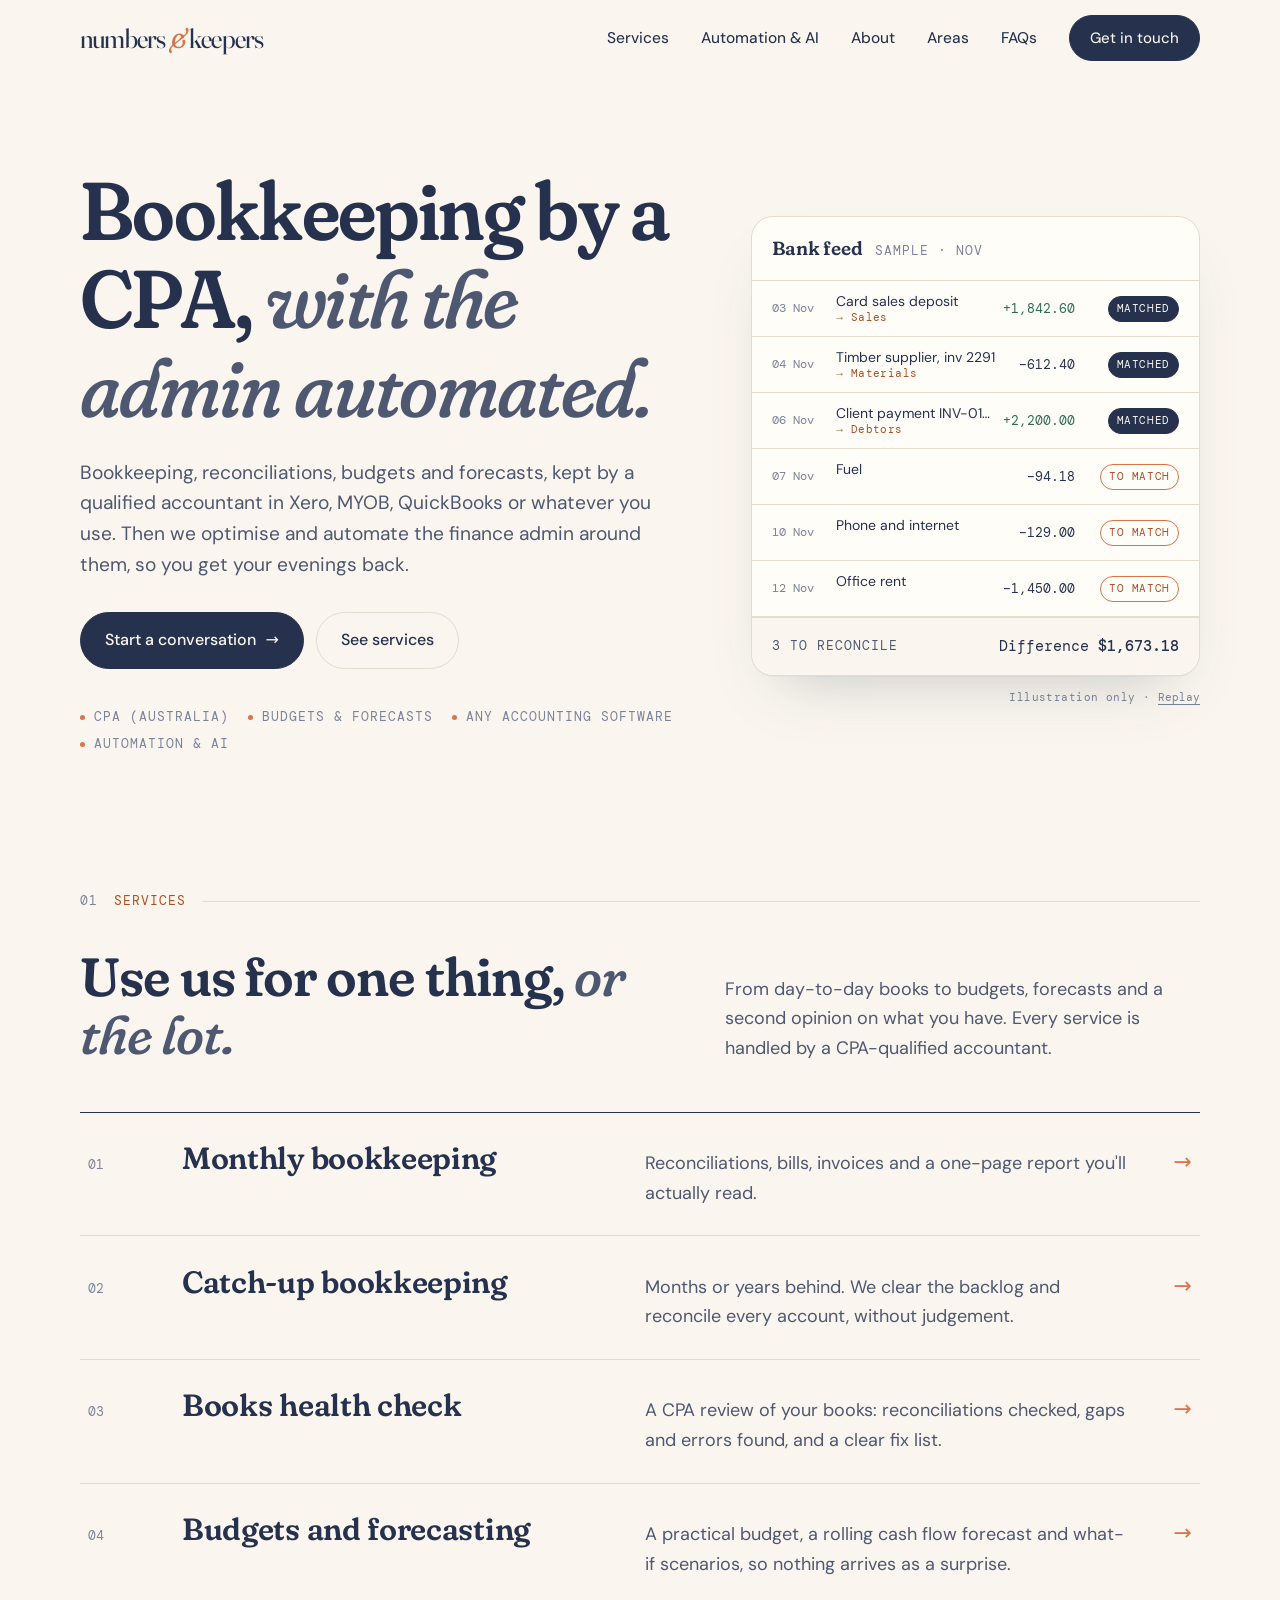
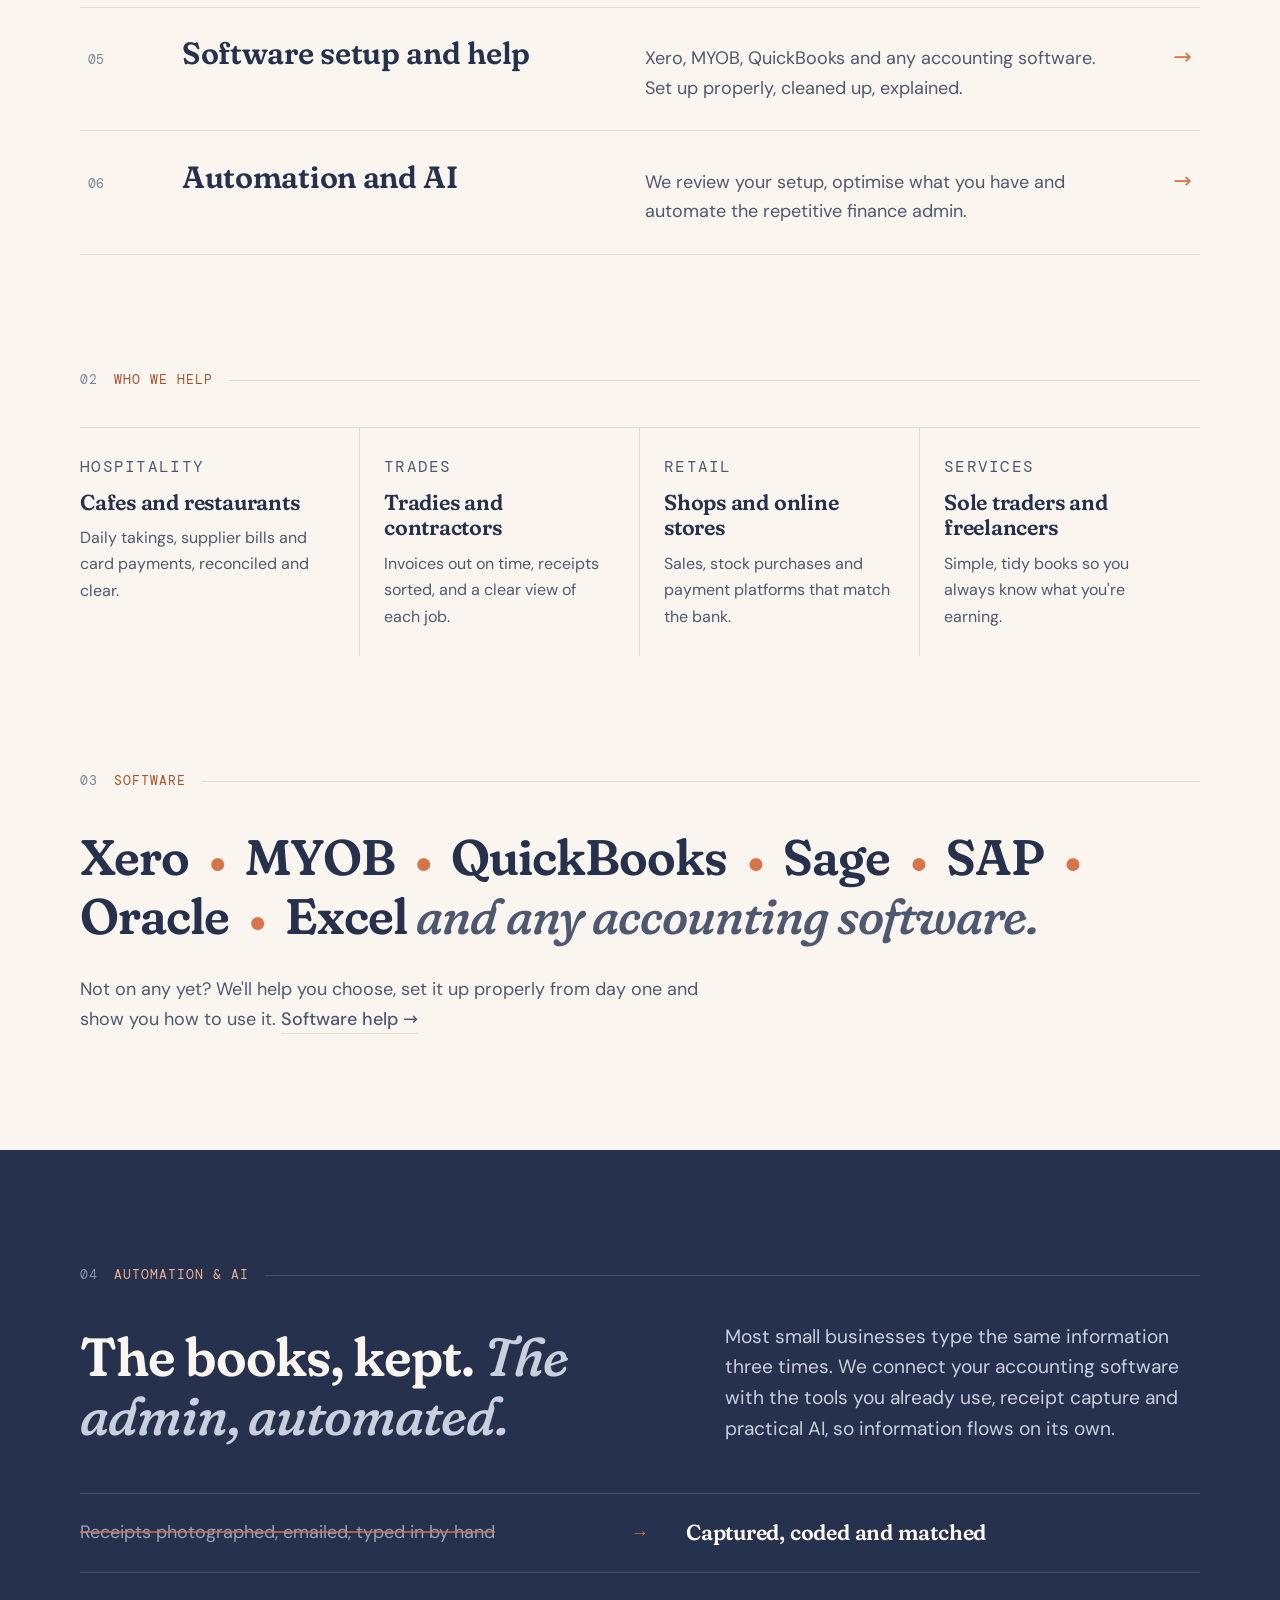
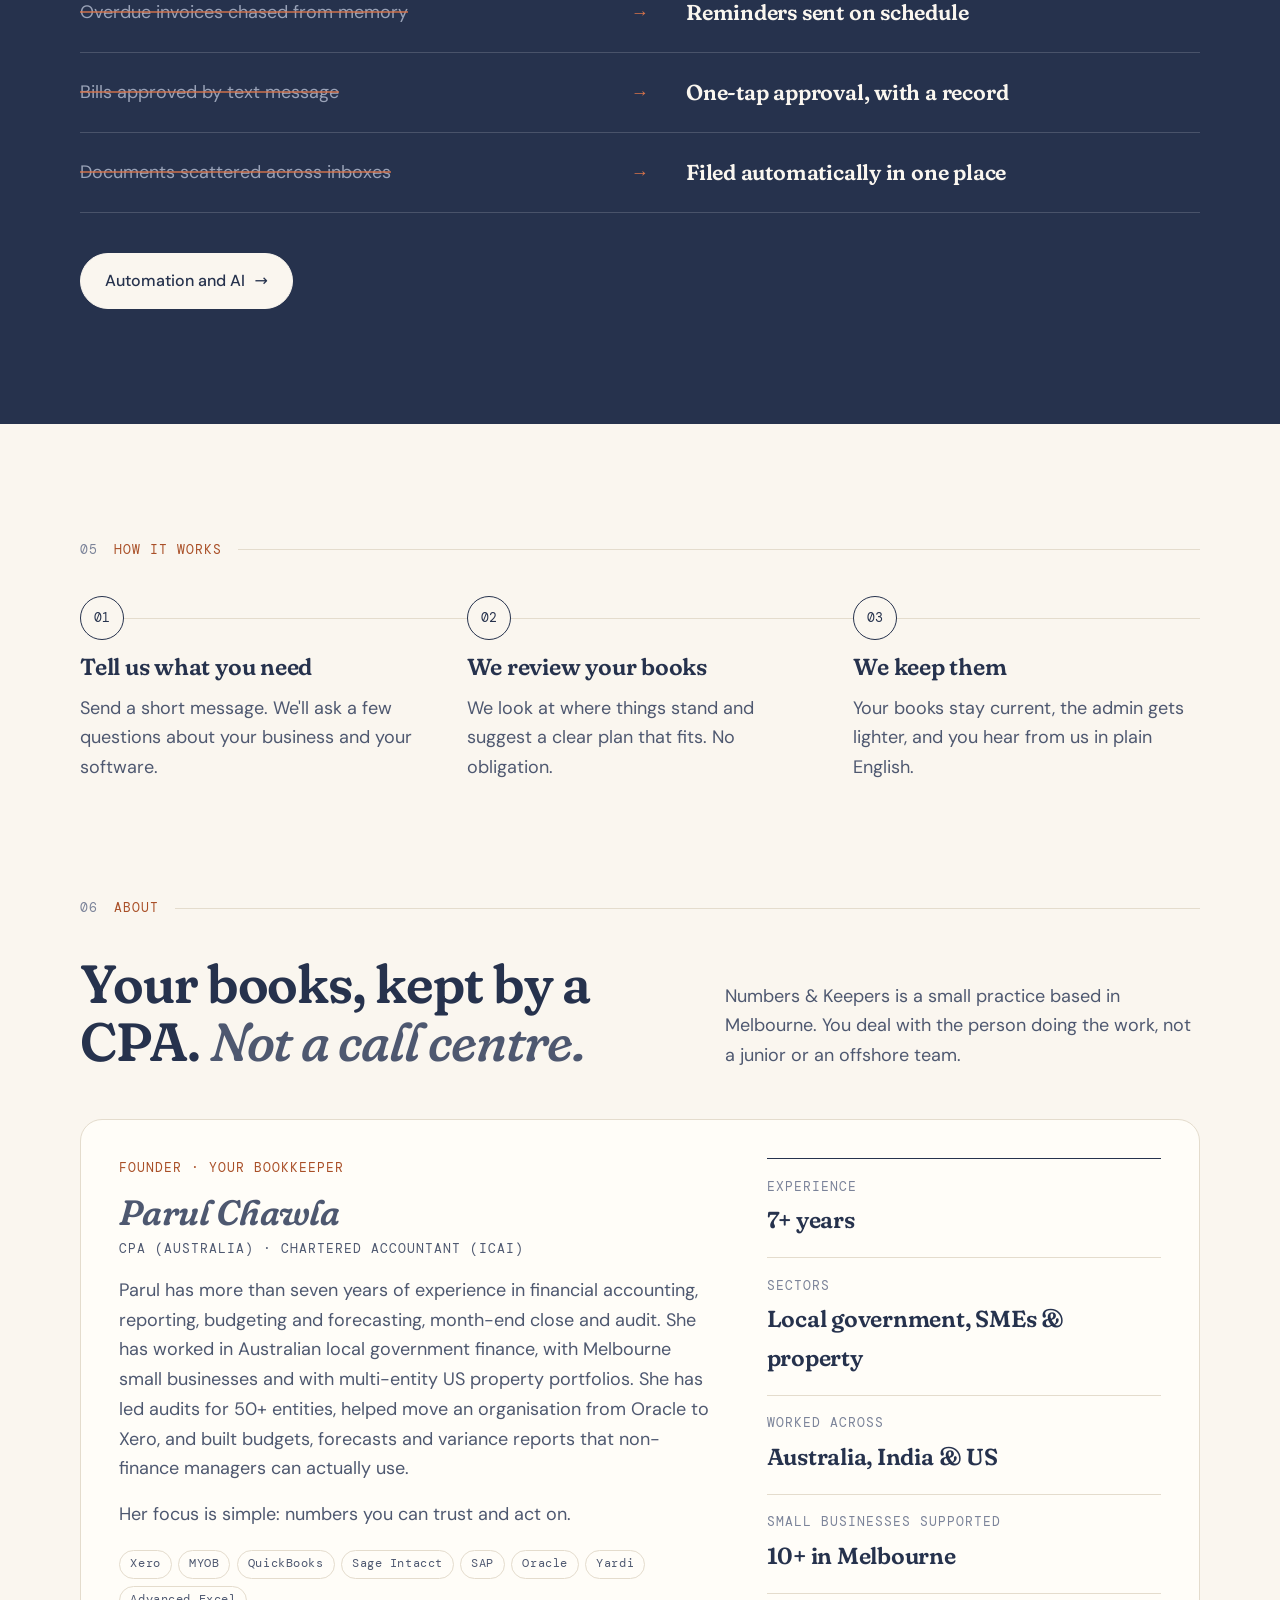
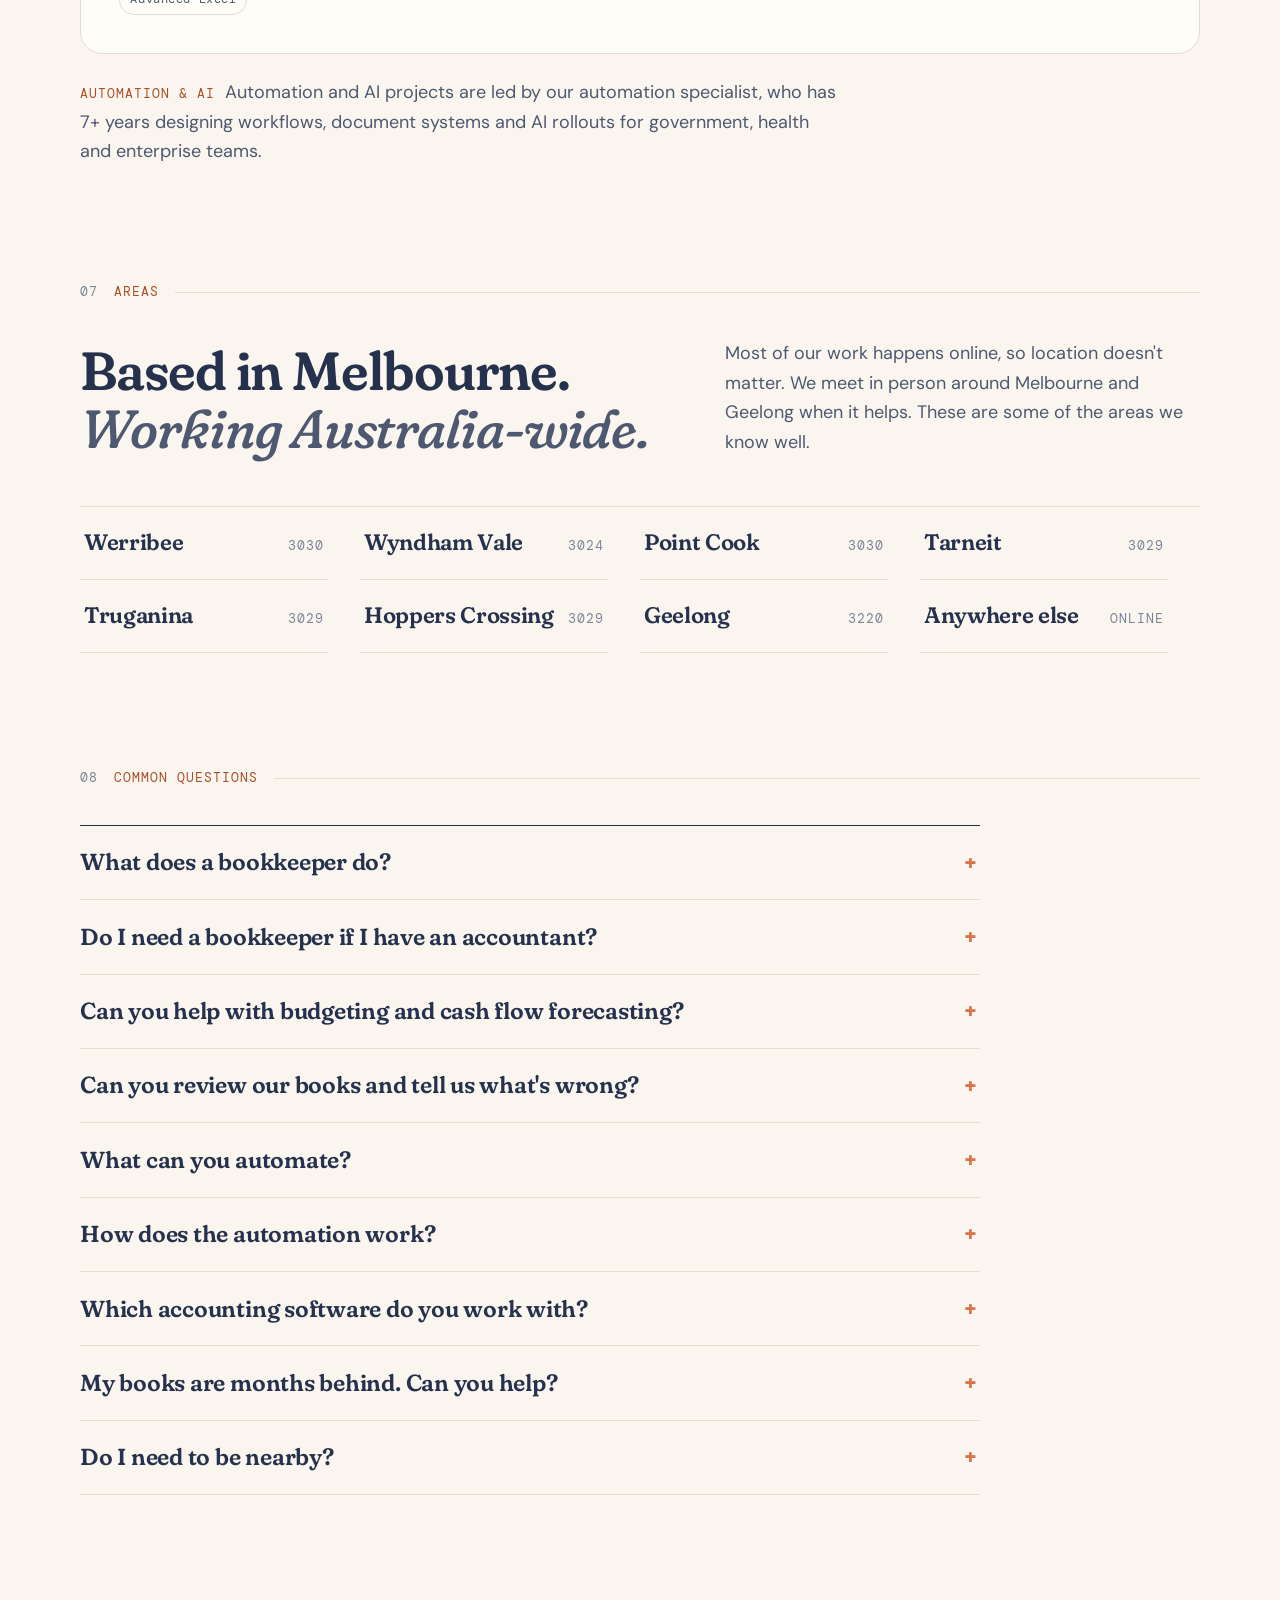
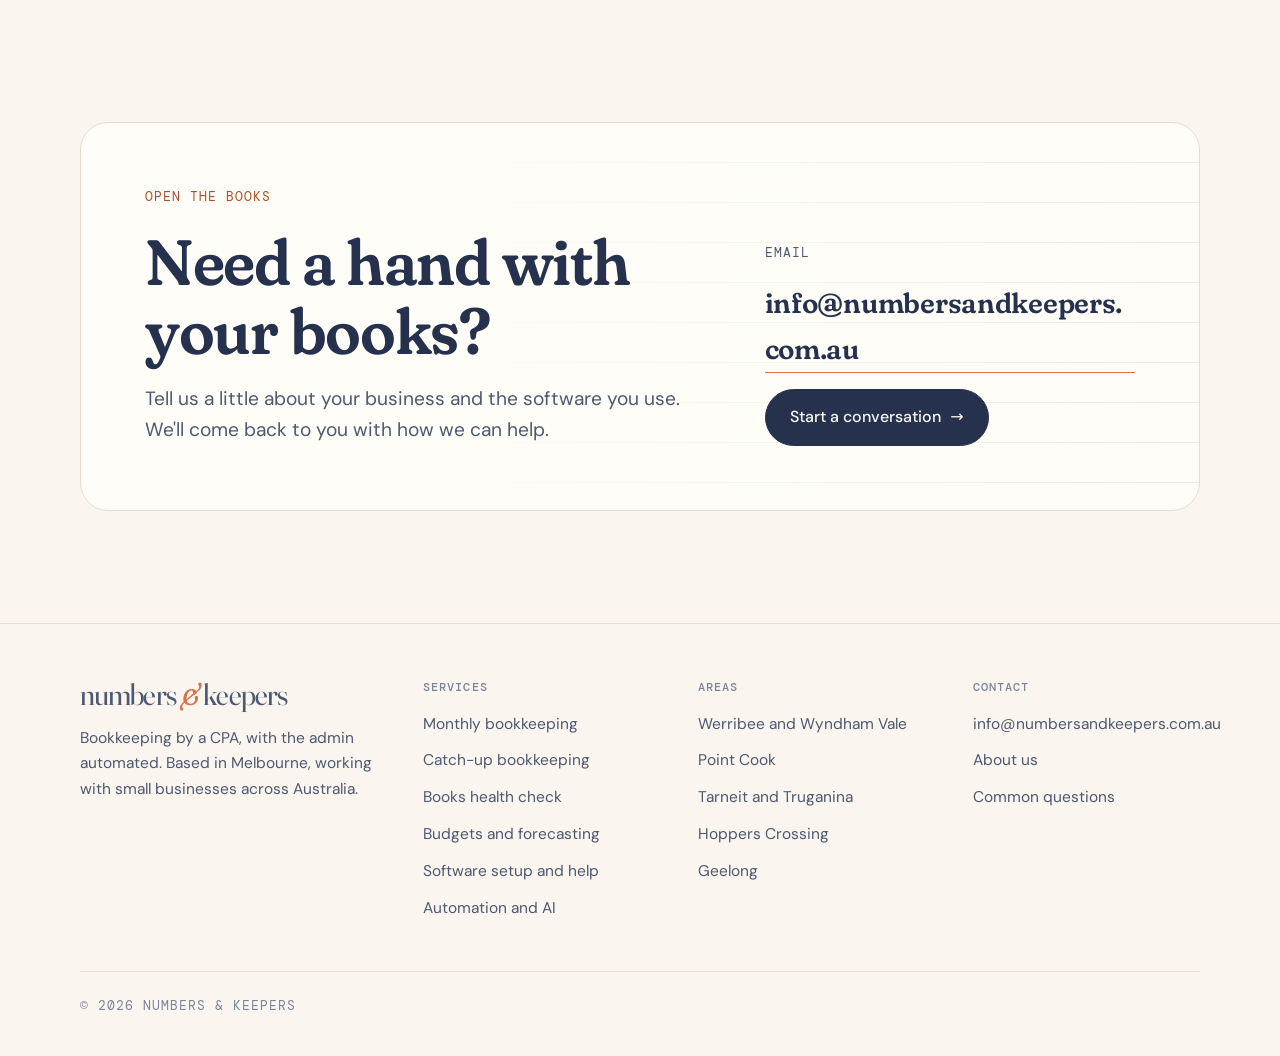
<file: index.html>
<!doctype html>
<html lang="en-AU">
<head>
<script>document.documentElement.className+=" js"</script>
<meta charset="utf-8">
<meta name="viewport" content="width=device-width, initial-scale=1">
<title>Bookkeeper Melbourne &amp; Online | Bookkeeping by a CPA | Numbers &amp; Keepers</title>
<meta name="description" content="Bookkeeping by a CPA, with the admin automated. Monthly and catch-up bookkeeping, budgeting and finance automation for small businesses across Melbourne and online Australia-wide.">
<link rel="canonical" href="https://numbersandkeepers.com.au/">
<meta name="theme-color" content="#FAF6EF">
<link rel="icon" href="/favicon.svg" type="image/svg+xml">
<link rel="icon" href="/favicon-32.png" sizes="32x32" type="image/png">
<link rel="apple-touch-icon" href="/apple-touch-icon.png">
<meta property="og:type" content="website">
<meta property="og:site_name" content="Numbers &amp; Keepers">
<meta property="og:locale" content="en_AU">
<meta property="og:title" content="Bookkeeper Melbourne &amp; Online | Bookkeeping by a CPA | Numbers &amp; Keepers">
<meta property="og:description" content="Bookkeeping by a CPA, with the admin automated. Monthly and catch-up bookkeeping, budgeting and finance automation for small businesses across Melbourne and online Australia-wide.">
<meta property="og:url" content="https://numbersandkeepers.com.au/">
<meta property="og:image" content="https://numbersandkeepers.com.au/og-image.png">
<meta property="og:image:width" content="1200">
<meta property="og:image:height" content="630">
<meta property="og:image:alt" content="Numbers and Keepers: bookkeeping by a CPA, with the admin automated">
<meta name="twitter:card" content="summary_large_image">
<link rel="preload" href="/fonts/fraunces-normal.woff2" as="font" type="font/woff2" crossorigin>
<link rel="preload" href="/fonts/dm-sans.woff2" as="font" type="font/woff2" crossorigin>
<link rel="stylesheet" href="/site.css">
<script type="application/ld+json">
{
 "@context": "https://schema.org",
 "@type": "AccountingService",
 "@id": "https://numbersandkeepers.com.au/#business",
 "name": "Numbers & Keepers",
 "url": "https://numbersandkeepers.com.au/",
 "email": "info@numbersandkeepers.com.au",
 "description": "Bookkeeping by a CPA, with the admin automated: monthly and catch-up bookkeeping, budgeting, cash flow forecasting and finance automation for small businesses.",
 "image": "https://numbersandkeepers.com.au/og-image.png",
 "logo": "https://numbersandkeepers.com.au/apple-touch-icon.png",
 "areaServed": [
  "Werribee",
  "Wyndham Vale",
  "Tarneit",
  "Point Cook",
  "Hoppers Crossing",
  "Truganina",
  "Geelong",
  "Melbourne",
  "Australia"
 ],
 "knowsAbout": [
  "Bookkeeping",
  "Xero",
  "MYOB",
  "QuickBooks",
  "Sage",
  "SAP",
  "Oracle",
  "Microsoft Excel",
  "Budgeting",
  "Cash flow forecasting",
  "Finance automation",
  "AI for small business"
 ],
 "founder": [
  {
   "@type": "Person",
   "name": "Parul Chawla",
   "jobTitle": "CPA"
  }
 ]
}
</script>
<script type="application/ld+json">
{
 "@context": "https://schema.org",
 "@type": "FAQPage",
 "mainEntity": [
  {
   "@type": "Question",
   "name": "What does a bookkeeper do?",
   "acceptedAnswer": {
    "@type": "Answer",
    "text": "A bookkeeper records and reconciles your day-to-day transactions, so your accounts are accurate and you always know where the business stands. We go further, with budgets, forecasts, reviews and automation."
   }
  },
  {
   "@type": "Question",
   "name": "Do I need a bookkeeper if I have an accountant?",
   "acceptedAnswer": {
    "@type": "Answer",
    "text": "Often, yes. Your accountant or tax agent handles tax returns and advice. We keep the books clean all year and give you the numbers to plan with, which makes their job quicker."
   }
  },
  {
   "@type": "Question",
   "name": "Can you help with budgeting and cash flow forecasting?",
   "acceptedAnswer": {
    "@type": "Answer",
    "text": "Yes. We build a practical budget from your real numbers, a rolling cash flow forecast and simple what-if scenarios, then help you keep them current and compare them with what actually happened."
   }
  },
  {
   "@type": "Question",
   "name": "Can you review our books and tell us what's wrong?",
   "acceptedAnswer": {
    "@type": "Answer",
    "text": "Yes. A books health check is a CPA review of your file: we check your reconciliations, coding and balances, find gaps and errors, and give you a clear, prioritised list of fixes. We can make the fixes or hand them to your team."
   }
  },
  {
   "@type": "Question",
   "name": "What can you automate?",
   "acceptedAnswer": {
    "@type": "Answer",
    "text": "Common examples are receipt and bill capture, invoice reminders, bill and expense approvals, bank rules, document filing and recurring reports. If a task is repetitive and follows the same steps each time, it can usually be automated."
   }
  },
  {
   "@type": "Question",
   "name": "How does the automation work?",
   "acceptedAnswer": {
    "@type": "Answer",
    "text": "We start with a short review of your current setup and the admin that takes the most time. Then we optimise what you already have, build automations in the tools you use, test them with you and show your team how they run. Nothing is connected without your approval."
   }
  },
  {
   "@type": "Question",
   "name": "Which accounting software do you work with?",
   "acceptedAnswer": {
    "@type": "Answer",
    "text": "Most of them. We work across Xero, MYOB and QuickBooks Online, as well as Sage, SAP, Oracle and Excel. Whatever you use, we can work with it or help you move to something that suits you better."
   }
  },
  {
   "@type": "Question",
   "name": "My books are months behind. Can you help?",
   "acceptedAnswer": {
    "@type": "Answer",
    "text": "Yes. Catch-up bookkeeping is one of our most common jobs. We'll bring everything up to date, then keep it that way."
   }
  },
  {
   "@type": "Question",
   "name": "Do I need to be nearby?",
   "acceptedAnswer": {
    "@type": "Answer",
    "text": "No. We work online with small businesses anywhere in Australia, and meet in person around Melbourne and Geelong when it helps."
   }
  }
 ]
}
</script>
</head>
<body>
<a class="skip" href="#main">Skip to content</a>
<header class="site">
  <div class="wrap">
    <a class="wordmark" href="/" aria-label="Numbers and Keepers home">numbers <span class="amp">&amp;</span> keepers</a>
    <button class="menu-toggle" type="button" aria-expanded="false" aria-controls="site-nav">Menu</button>
    <nav class="main" id="site-nav" aria-label="Main">
      <ul>
        <li><a href="/#services">Services</a></li>
        <li><a href="/finance-automation-ai">Automation &amp; AI</a></li>
        <li><a href="/#keepers">About</a></li>
        <li><a href="/#areas">Areas</a></li>
        <li><a href="/#faqs">FAQs</a></li>
        <li><a class="btn" href="#contact">Get in touch</a></li>
      </ul>
    </nav>
  </div>
</header>
<main id="main">

<section class="hero">
  <div class="wrap">
    <div class="hero-copy">
      <h1>Bookkeeping by a CPA, <em>with the admin automated.</em></h1>
      <p class="lede">Bookkeeping, reconciliations, budgets and forecasts, kept by a qualified accountant in Xero, MYOB, QuickBooks or whatever you use. Then we optimise and automate the finance admin around them, so you get your evenings back.</p>
      <div class="hero-ctas">
        <a class="btn" href="#contact">Start a conversation <span class="arrow">&rarr;</span></a>
        <a class="btn ghost" href="#services">See services</a>
      </div>
      <div class="trust mono"><span>CPA (Australia)</span><span>Budgets &amp; forecasts</span><span>Any accounting software</span><span>Automation &amp; AI</span></div>
    </div>
    <div>
      <div class="ledger" aria-label="Sample bank reconciliation">
        <div class="ledger-top"><span style="display:flex;align-items:baseline;gap:.8rem"><b>Bank feed</b><span class="mono">Sample &middot; Nov</span></span></div>
        <ol>
        <li data-v="1842.6"><span class="d">03 Nov</span><span class="p">Card sales deposit<small>&rarr; Sales</small></span><span class="a in">+1,842.60</span><span class="s">To match</span></li>
        <li data-v="-612.4"><span class="d">04 Nov</span><span class="p">Timber supplier, inv 2291<small>&rarr; Materials</small></span><span class="a">&minus;612.40</span><span class="s">To match</span></li>
        <li data-v="2200.0"><span class="d">06 Nov</span><span class="p">Client payment INV-0147<small>&rarr; Debtors</small></span><span class="a in">+2,200.00</span><span class="s">To match</span></li>
        <li data-v="-94.18"><span class="d">07 Nov</span><span class="p">Fuel<small>&rarr; Motor vehicle</small></span><span class="a">&minus;94.18</span><span class="s">To match</span></li>
        <li data-v="-129.0"><span class="d">10 Nov</span><span class="p">Phone and internet<small>&rarr; Utilities</small></span><span class="a">&minus;129.00</span><span class="s">To match</span></li>
        <li data-v="-1450.0"><span class="d">12 Nov</span><span class="p">Office rent<small>&rarr; Rent</small></span><span class="a">&minus;1,450.00</span><span class="s">To match</span></li>
        </ol>
        <div class="ledger-foot"><span class="mono muted"><span class="count">6</span> to reconcile</span><span class="diff">Difference <b>$6,328.18</b></span></div>
        <div class="stamp" aria-hidden="true"><span class="amp">&amp;</span><span class="mono">Reconciled</span></div>
      </div>
      <p class="sample-note">Illustration only &middot; <button class="replay" type="button">Replay</button></p>
    </div>
  </div>
</section>

<section id="services" class="section" style="padding-top:clamp(2rem,5vw,3rem)">
  <div class="wrap">
    <div class="sec-label mono"><span class="n">01</span> Services</div>
    <div class="sec-head rv"><h2>Use us for one thing, <em>or the lot.</em></h2><p>From day-to-day books to budgets, forecasts and a second opinion on what you have. Every service is handled by a CPA-qualified accountant.</p></div>
    <div class="rows rv">
      <a class="row" href="/monthly-bookkeeping"><span class="n">01</span><h3>Monthly bookkeeping</h3><p>Reconciliations, bills, invoices and a one-page report you&#x27;ll actually read.</p><span class="arrow">&rarr;</span></a>
      <a class="row" href="/catch-up-bookkeeping"><span class="n">02</span><h3>Catch-up bookkeeping</h3><p>Months or years behind. We clear the backlog and reconcile every account, without judgement.</p><span class="arrow">&rarr;</span></a>
      <a class="row" href="/books-health-check"><span class="n">03</span><h3>Books health check</h3><p>A CPA review of your books: reconciliations checked, gaps and errors found, and a clear fix list.</p><span class="arrow">&rarr;</span></a>
      <a class="row" href="/budgeting-cash-flow-forecasting"><span class="n">04</span><h3>Budgets and forecasting</h3><p>A practical budget, a rolling cash flow forecast and what-if scenarios, so nothing arrives as a surprise.</p><span class="arrow">&rarr;</span></a>
      <a class="row" href="/xero-myob-quickbooks"><span class="n">05</span><h3>Software setup and help</h3><p>Xero, MYOB, QuickBooks and any accounting software. Set up properly, cleaned up, explained.</p><span class="arrow">&rarr;</span></a>
      <a class="row" href="/finance-automation-ai"><span class="n">06</span><h3>Automation and AI</h3><p>We review your setup, optimise what you have and automate the repetitive finance admin.</p><span class="arrow">&rarr;</span></a>
    </div>
  </div>
</section>

<section class="section" style="padding-top:0">
  <div class="wrap">
    <div class="sec-label mono"><span class="n">02</span> Who we help</div>
    <div class="who rv">
      <div><p class="mono muted">Hospitality</p><h3>Cafes and restaurants</h3><p>Daily takings, supplier bills and card payments, reconciled and clear.</p></div>
      <div><p class="mono muted">Trades</p><h3>Tradies and contractors</h3><p>Invoices out on time, receipts sorted, and a clear view of each job.</p></div>
      <div><p class="mono muted">Retail</p><h3>Shops and online stores</h3><p>Sales, stock purchases and payment platforms that match the bank.</p></div>
      <div><p class="mono muted">Services</p><h3>Sole traders and freelancers</h3><p>Simple, tidy books so you always know what you're earning.</p></div>
    </div>
  </div>
</section>

<section class="section" style="padding-top:0">
  <div class="wrap">
    <div class="sec-label mono"><span class="n">03</span> Software</div>
    <p class="softlist rv"><span>Xero</span> <i>&#9679;</i> <span>MYOB</span> <i>&#9679;</i> <span>QuickBooks</span> <i>&#9679;</i> <span>Sage</span> <i>&#9679;</i> <span>SAP</span> <i>&#9679;</i> <span>Oracle</span> <i>&#9679;</i> <span>Excel</span> <span class="rest">and any accounting software.</span></p>
    <p class="muted rv" style="margin-top:1.75rem;max-width:620px">Not on any yet? We'll help you choose, set it up properly from day one and show you how to use it. <a class="textlink" href="/xero-myob-quickbooks">Software help <span class="arrow">&rarr;</span></a></p>
  </div>
</section>

<section class="section dark">
  <div class="wrap">
    <div class="sec-label mono"><span class="n">04</span> Automation &amp; AI</div>
    <div class="sec-head rv"><h2>The books, kept. <em>The admin, automated.</em></h2><p class="lede">Most small businesses type the same information three times. We connect your accounting software with the tools you already use, receipt capture and practical AI, so information flows on its own.</p></div>
    <div class="swaps rv">
      <div class="swap"><span class="before">Receipts photographed, emailed, typed in by hand</span><span class="to">&rarr;</span><span class="after">Captured, coded and matched</span></div>
      <div class="swap"><span class="before">Overdue invoices chased from memory</span><span class="to">&rarr;</span><span class="after">Reminders sent on schedule</span></div>
      <div class="swap"><span class="before">Bills approved by text message</span><span class="to">&rarr;</span><span class="after">One-tap approval, with a record</span></div>
      <div class="swap"><span class="before">Documents scattered across inboxes</span><span class="to">&rarr;</span><span class="after">Filed automatically in one place</span></div>
    </div>
    <p style="margin-top:2.5rem"><a class="btn" href="/finance-automation-ai">Automation and AI <span class="arrow">&rarr;</span></a></p>
  </div>
</section>

<section class="section">
  <div class="wrap">
    <div class="sec-label mono"><span class="n">05</span> How it works</div>
    <ol class="steps rv">
      <li><span class="num">01</span><h3>Tell us what you need</h3><p>Send a short message. We'll ask a few questions about your business and your software.</p></li>
      <li><span class="num">02</span><h3>We review your books</h3><p>We look at where things stand and suggest a clear plan that fits. No obligation.</p></li>
      <li><span class="num">03</span><h3>We keep them</h3><p>Your books stay current, the admin gets lighter, and you hear from us in plain English.</p></li>
    </ol>
  </div>
</section>

<section id="keepers" class="section" style="padding-top:0">
  <div class="wrap">
    <div class="sec-label mono"><span class="n">06</span> About</div>
    <div class="sec-head rv"><h2>Your books, kept by a CPA. <em>Not a call centre.</em></h2><p>Numbers &amp; Keepers is a small practice based in Melbourne. You deal with the person doing the work, not a junior or an offshore team.</p></div>
    <article class="keeper feature rv">
      <div class="kf-main">
        <p class="mono role">Founder &middot; Your bookkeeper</p>
        <p class="sig">Parul Chawla</p>
        <p class="mono muted" style="margin-top:-.4rem">CPA (Australia) &middot; Chartered Accountant (ICAI)</p>
        <p>Parul has more than seven years of experience in financial accounting, reporting, budgeting and forecasting, month-end close and audit. She has worked in Australian local government finance, with Melbourne small businesses and with multi-entity US property portfolios. She has led audits for 50+ entities, helped move an organisation from Oracle to Xero, and built budgets, forecasts and variance reports that non-finance managers can actually use.</p>
        <p>Her focus is simple: numbers you can trust and act on.</p>
        <ul><li>Xero</li><li>MYOB</li><li>QuickBooks</li><li>Sage Intacct</li><li>SAP</li><li>Oracle</li><li>Yardi</li><li>Advanced Excel</li></ul>
      </div>
      <dl class="kf-facts">
        <div><dt class="mono">Experience</dt><dd>7+ years</dd></div>
        <div><dt class="mono">Sectors</dt><dd>Local government, SMEs &amp; property</dd></div>
        <div><dt class="mono">Worked across</dt><dd>Australia, India &amp; US</dd></div>
        <div><dt class="mono">Small businesses supported</dt><dd>10+ in Melbourne</dd></div>
      </dl>
    </article>
    <p class="muted rv" style="margin-top:1.5rem;max-width:760px"><span class="mono" style="color:var(--clay-text)">Automation &amp; AI</span> &nbsp;Automation and AI projects are led by our automation specialist, who has 7+ years designing workflows, document systems and AI rollouts for government, health and enterprise teams.</p>
  </div>
</section>

<section id="areas" class="section" style="padding-top:0">
  <div class="wrap">
    <div class="sec-label mono"><span class="n">07</span> Areas</div>
    <div class="sec-head rv"><h2>Based in Melbourne. <em>Working Australia-wide.</em></h2><p>Most of our work happens online, so location doesn't matter. We meet in person around Melbourne and Geelong when it helps. These are some of the areas we know well.</p></div>
    <div class="areas rv">
      <a href="/bookkeeper-werribee"><span>Werribee</span><span class="mono">3030</span></a>
      <a href="/bookkeeper-werribee"><span>Wyndham Vale</span><span class="mono">3024</span></a>
      <a href="/bookkeeper-point-cook"><span>Point Cook</span><span class="mono">3030</span></a>
      <a href="/bookkeeper-tarneit"><span>Tarneit</span><span class="mono">3029</span></a>
      <a href="/bookkeeper-tarneit"><span>Truganina</span><span class="mono">3029</span></a>
      <a href="/bookkeeper-hoppers-crossing"><span>Hoppers Crossing</span><span class="mono">3029</span></a>
      <a href="/bookkeeper-geelong"><span>Geelong</span><span class="mono">3220</span></a>
      <a href="#contact"><span>Anywhere else</span><span class="mono">Online</span></a>
    </div>
  </div>
</section>

<section id="faqs" class="section" style="padding-top:0">
  <div class="wrap">
    <div class="sec-label mono"><span class="n">08</span> Common questions</div>
    <div class="faqs rv">
      <details><summary>What does a bookkeeper do?</summary><p>A bookkeeper records and reconciles your day-to-day transactions, so your accounts are accurate and you always know where the business stands. We go further, with budgets, forecasts, reviews and automation.</p></details>
      <details><summary>Do I need a bookkeeper if I have an accountant?</summary><p>Often, yes. Your accountant or tax agent handles tax returns and advice. We keep the books clean all year and give you the numbers to plan with, which makes their job quicker.</p></details>
      <details><summary>Can you help with budgeting and cash flow forecasting?</summary><p>Yes. We build a practical budget from your real numbers, a rolling cash flow forecast and simple what-if scenarios, then help you keep them current and compare them with what actually happened.</p></details>
      <details><summary>Can you review our books and tell us what&#x27;s wrong?</summary><p>Yes. A books health check is a CPA review of your file: we check your reconciliations, coding and balances, find gaps and errors, and give you a clear, prioritised list of fixes. We can make the fixes or hand them to your team.</p></details>
      <details><summary>What can you automate?</summary><p>Common examples are receipt and bill capture, invoice reminders, bill and expense approvals, bank rules, document filing and recurring reports. If a task is repetitive and follows the same steps each time, it can usually be automated.</p></details>
      <details><summary>How does the automation work?</summary><p>We start with a short review of your current setup and the admin that takes the most time. Then we optimise what you already have, build automations in the tools you use, test them with you and show your team how they run. Nothing is connected without your approval.</p></details>
      <details><summary>Which accounting software do you work with?</summary><p>Most of them. We work across Xero, MYOB and QuickBooks Online, as well as Sage, SAP, Oracle and Excel. Whatever you use, we can work with it or help you move to something that suits you better.</p></details>
      <details><summary>My books are months behind. Can you help?</summary><p>Yes. Catch-up bookkeeping is one of our most common jobs. We&#x27;ll bring everything up to date, then keep it that way.</p></details>
      <details><summary>Do I need to be nearby?</summary><p>No. We work online with small businesses anywhere in Australia, and meet in person around Melbourne and Geelong when it helps.</p></details>
    </div>
  </div>
</section>

<section id="contact" class="contact">
  <div class="wrap">
    <div class="contact-card rv">
      <div style="display:flex;flex-direction:column;gap:1.2rem">
        <p class="eyebrow">Open the books</p>
        <h2>Need a hand with your books?</h2>
        <p class="lede">Tell us a little about your business and the software you use. We'll come back to you with how we can help.</p>
      </div>
      <div class="contact-side">
        <p class="mono muted">Email</p>
        <a class="email" href="mailto:info@numbersandkeepers.com.au?subject=Bookkeeping%20enquiry">info@numbersandkeepers.com.au</a>
        <a class="btn" href="mailto:info@numbersandkeepers.com.au?subject=Bookkeeping%20enquiry">Start a conversation <span class="arrow">&rarr;</span></a>
      </div>
    </div>
  </div>
</section>

</main>
<footer class="site">
  <div class="wrap">
    <div class="foot">
      <div><a class="wordmark" href="/" aria-label="Numbers and Keepers home">numbers <span class="amp">&amp;</span> keepers</a><p>Bookkeeping by a CPA, with the admin automated. Based in Melbourne, working with small businesses across Australia.</p></div>
      <div><h3>Services</h3><ul>
          <li><a href="/monthly-bookkeeping">Monthly bookkeeping</a></li>
          <li><a href="/catch-up-bookkeeping">Catch-up bookkeeping</a></li>
          <li><a href="/books-health-check">Books health check</a></li>
          <li><a href="/budgeting-cash-flow-forecasting">Budgets and forecasting</a></li>
          <li><a href="/xero-myob-quickbooks">Software setup and help</a></li>
          <li><a href="/finance-automation-ai">Automation and AI</a></li>
      </ul></div>
      <div><h3>Areas</h3><ul>
          <li><a href="/bookkeeper-werribee">Werribee and Wyndham Vale</a></li>
          <li><a href="/bookkeeper-point-cook">Point Cook</a></li>
          <li><a href="/bookkeeper-tarneit">Tarneit and Truganina</a></li>
          <li><a href="/bookkeeper-hoppers-crossing">Hoppers Crossing</a></li>
          <li><a href="/bookkeeper-geelong">Geelong</a></li>
      </ul></div>
      <div><h3>Contact</h3><ul>
          <li><a href="mailto:info@numbersandkeepers.com.au">info@numbersandkeepers.com.au</a></li>
          <li><a href="/#keepers">About us</a></li>
          <li><a href="/#faqs">Common questions</a></li>
      </ul></div>
    </div>
    <div class="legal mono"><span>&copy; <span id="year">2026</span> Numbers &amp; Keepers</span></div>
  </div>
</footer>
<script>
(function(){
  var h=document.querySelector('header.site');
  var onS=function(){h.classList.toggle('scrolled',window.scrollY>8)};onS();window.addEventListener('scroll',onS,{passive:true});
  var b=document.querySelector('.menu-toggle'),n=document.getElementById('site-nav');
  b.addEventListener('click',function(){var o=n.classList.toggle('open');b.setAttribute('aria-expanded',o);b.textContent=o?'Close':'Menu';});
  n.addEventListener('click',function(e){if(e.target.closest('a')&&n.classList.contains('open')){n.classList.remove('open');b.setAttribute('aria-expanded','false');b.textContent='Menu';}});
  var y=document.getElementById('year');if(y)y.textContent=new Date().getFullYear();
  var rm=window.matchMedia('(prefers-reduced-motion: reduce)').matches;
  var els=document.querySelectorAll('.rv');
  if(rm||!('IntersectionObserver' in window)){els.forEach(function(e){e.classList.add('in')})}
  else{var io=new IntersectionObserver(function(es){es.forEach(function(e){if(e.isIntersecting){e.target.classList.add('in');io.unobserve(e.target)}})},{rootMargin:'0px 0px -8% 0px'});els.forEach(function(e){io.observe(e)})}
  var led=document.querySelector('.ledger');
  if(led){
    var rows=[].slice.call(led.querySelectorAll('li')),out=led.querySelector('.diff b'),cnt=led.querySelector('.count');
    var total=rows.reduce(function(s,r){return s+Math.abs(parseFloat(r.dataset.v))},0);
    var fmt=function(v){return '$'+v.toLocaleString('en-AU',{minimumFractionDigits:2,maximumFractionDigits:2})};
    var run=function(){
      led.classList.remove('reconciled');rows.forEach(function(r){r.classList.remove('done');r.querySelector('.s').textContent='To match'});
      var left=total;out.textContent=fmt(left);cnt.textContent=rows.length;
      if(rm){rows.forEach(function(r){r.classList.add('done');r.querySelector('.s').textContent='Matched'});out.textContent=fmt(0);cnt.textContent=0;led.classList.add('reconciled');return}
      rows.forEach(function(r,i){setTimeout(function(){r.classList.add('done');r.querySelector('.s').textContent='Matched';left-=Math.abs(parseFloat(r.dataset.v));out.textContent=fmt(Math.max(left,0));cnt.textContent=rows.length-i-1;
        if(i===rows.length-1)setTimeout(function(){led.classList.add('reconciled')},350)},900+i*700)});
    };
    var started=false;
    var lio=new IntersectionObserver(function(es){if(es[0].isIntersecting&&!started){started=true;run()}},{threshold:.4});lio.observe(led);
    var rb=document.querySelector('.replay');if(rb)rb.addEventListener('click',run);
  }
})();
</script>
</body>
</html>
</file>
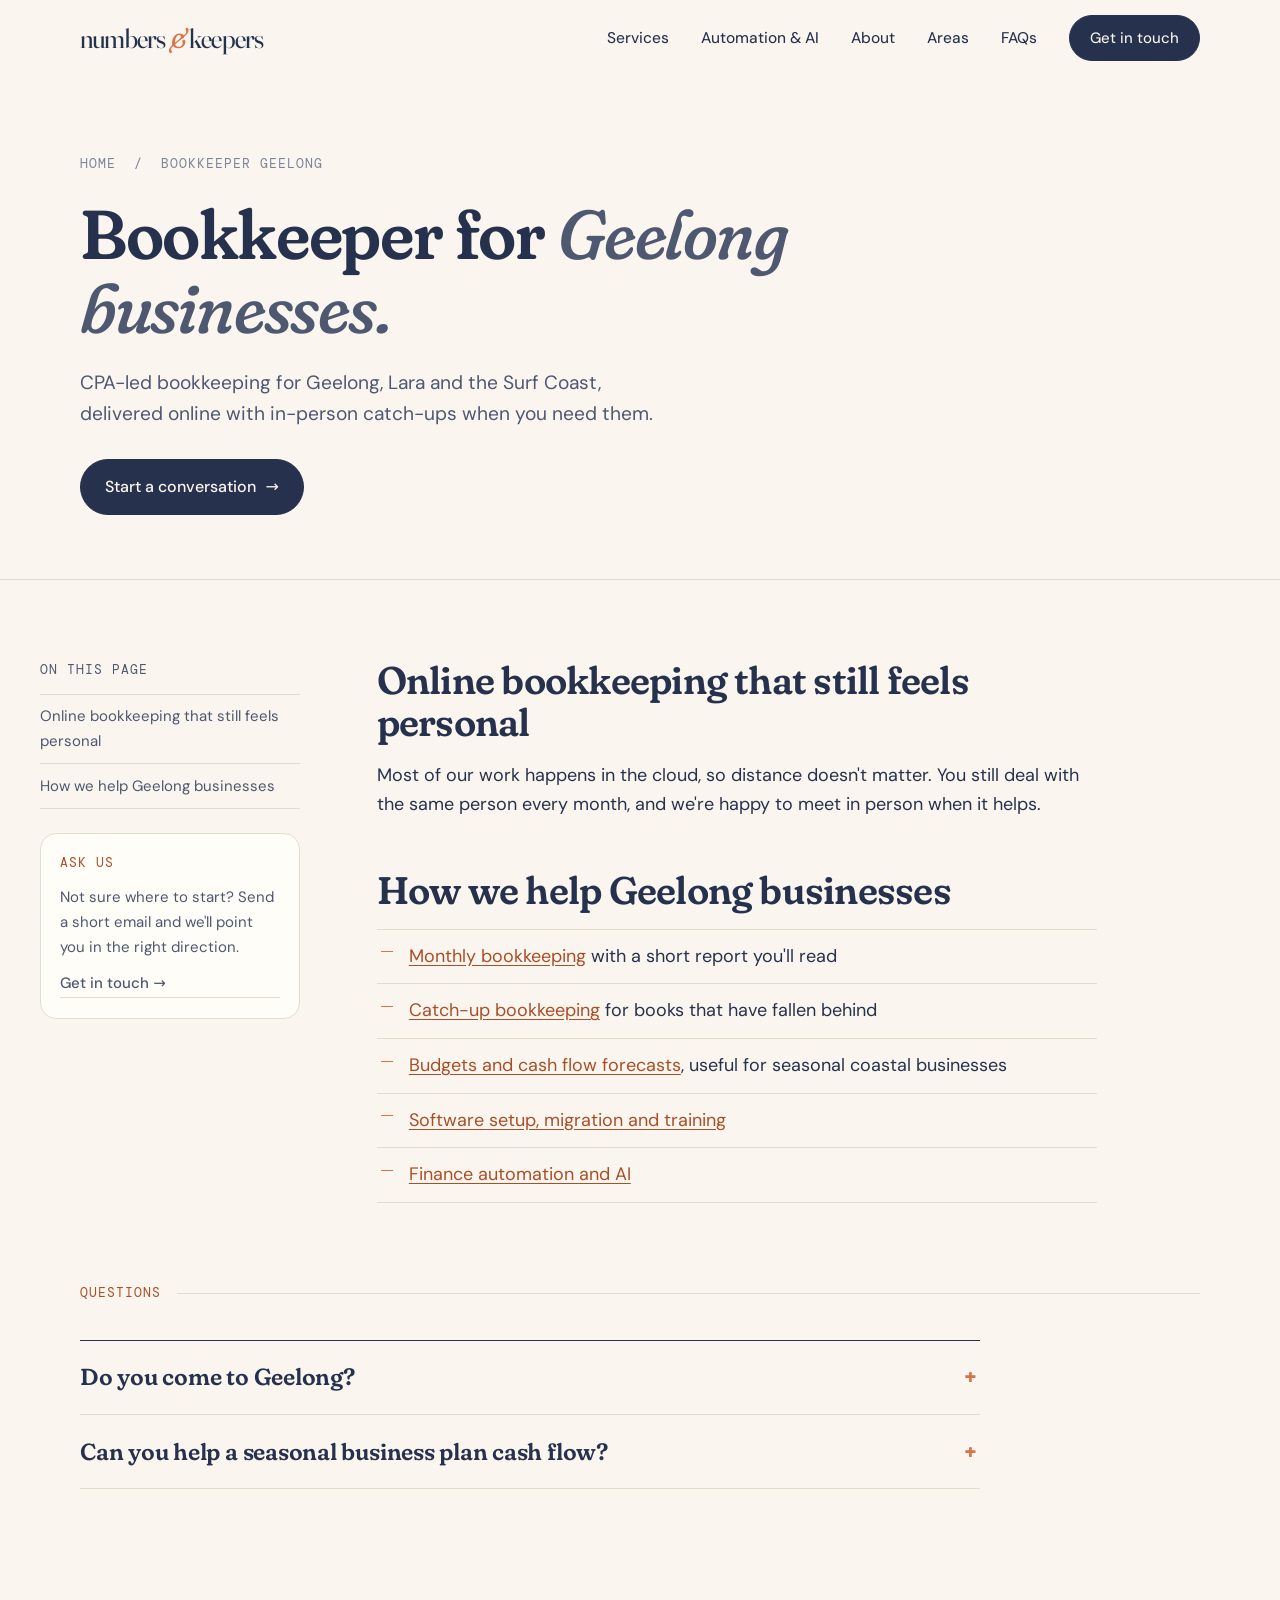
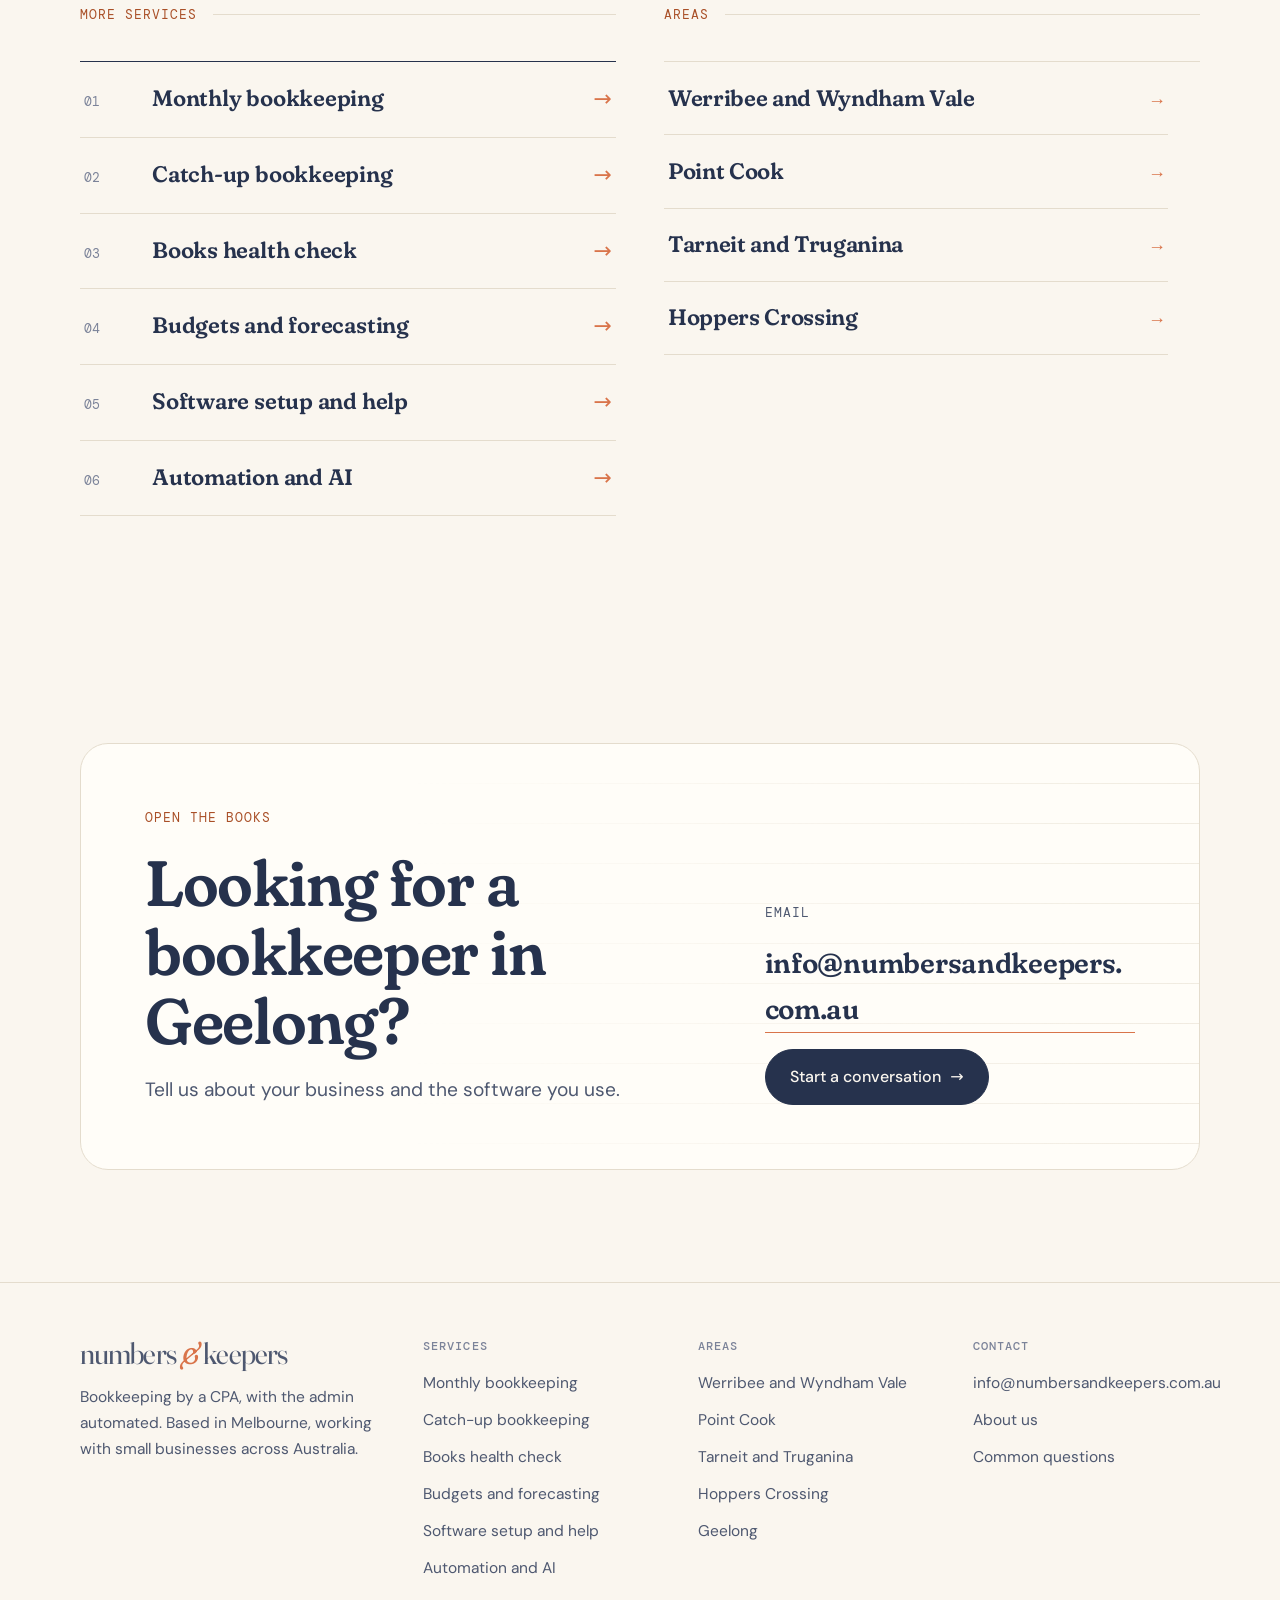
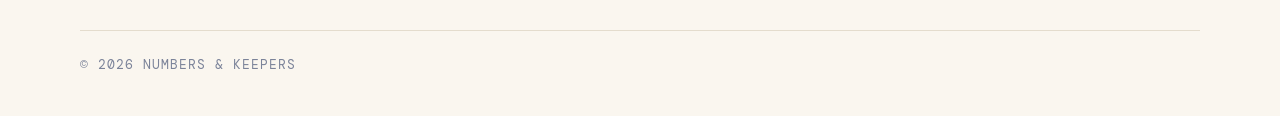
<file: bookkeeper-geelong.html>
<!doctype html>
<html lang="en-AU">
<head>
<script>document.documentElement.className+=" js"</script>
<meta charset="utf-8">
<meta name="viewport" content="width=device-width, initial-scale=1">
<title>Bookkeeper Geelong | CPA-led Online Bookkeeping | Numbers &amp; Keepers</title>
<meta name="description" content="CPA-led bookkeeping for Geelong, Lara and Surf Coast small businesses. Online monthly bookkeeping, catch-ups, budgeting and Xero, MYOB and QuickBooks help.">
<link rel="canonical" href="https://numbersandkeepers.com.au/bookkeeper-geelong">
<meta name="theme-color" content="#FAF6EF">
<link rel="icon" href="/favicon.svg" type="image/svg+xml">
<link rel="icon" href="/favicon-32.png" sizes="32x32" type="image/png">
<link rel="apple-touch-icon" href="/apple-touch-icon.png">
<meta property="og:type" content="website">
<meta property="og:site_name" content="Numbers &amp; Keepers">
<meta property="og:locale" content="en_AU">
<meta property="og:title" content="Bookkeeper Geelong | CPA-led Online Bookkeeping | Numbers &amp; Keepers">
<meta property="og:description" content="CPA-led bookkeeping for Geelong, Lara and Surf Coast small businesses. Online monthly bookkeeping, catch-ups, budgeting and Xero, MYOB and QuickBooks help.">
<meta property="og:url" content="https://numbersandkeepers.com.au/bookkeeper-geelong">
<meta property="og:image" content="https://numbersandkeepers.com.au/og-image.png">
<meta property="og:image:width" content="1200">
<meta property="og:image:height" content="630">
<meta property="og:image:alt" content="Numbers and Keepers: bookkeeping by a CPA, with the admin automated">
<meta name="twitter:card" content="summary_large_image">
<link rel="preload" href="/fonts/fraunces-normal.woff2" as="font" type="font/woff2" crossorigin>
<link rel="preload" href="/fonts/dm-sans.woff2" as="font" type="font/woff2" crossorigin>
<link rel="stylesheet" href="/site.css">
<script type="application/ld+json">
{
 "@context": "https://schema.org",
 "@type": "AccountingService",
 "@id": "https://numbersandkeepers.com.au/#business",
 "name": "Numbers & Keepers",
 "url": "https://numbersandkeepers.com.au/",
 "email": "info@numbersandkeepers.com.au",
 "description": "Bookkeeping by a CPA, with the admin automated: monthly and catch-up bookkeeping, budgeting, cash flow forecasting and finance automation for small businesses.",
 "image": "https://numbersandkeepers.com.au/og-image.png",
 "logo": "https://numbersandkeepers.com.au/apple-touch-icon.png",
 "areaServed": [
  "Werribee",
  "Wyndham Vale",
  "Tarneit",
  "Point Cook",
  "Hoppers Crossing",
  "Truganina",
  "Geelong",
  "Melbourne",
  "Australia"
 ],
 "knowsAbout": [
  "Bookkeeping",
  "Xero",
  "MYOB",
  "QuickBooks",
  "Sage",
  "SAP",
  "Oracle",
  "Microsoft Excel",
  "Budgeting",
  "Cash flow forecasting",
  "Finance automation",
  "AI for small business"
 ],
 "founder": [
  {
   "@type": "Person",
   "name": "Parul Chawla",
   "jobTitle": "CPA"
  }
 ]
}
</script>
<script type="application/ld+json">
{
 "@context": "https://schema.org",
 "@graph": [
  {
   "@type": "Service",
   "name": "Bookkeeping services in Geelong",
   "serviceType": "Bookkeeping services in Geelong",
   "url": "https://numbersandkeepers.com.au/bookkeeper-geelong",
   "provider": {
    "@id": "https://numbersandkeepers.com.au/#business"
   },
   "areaServed": [
    "Geelong",
    "Lara",
    "Surf Coast",
    "Bellarine Peninsula"
   ],
   "description": "CPA-led bookkeeping for Geelong, Lara and Surf Coast small businesses. Online monthly bookkeeping, catch-ups, budgeting and Xero, MYOB and QuickBooks help."
  },
  {
   "@type": "BreadcrumbList",
   "itemListElement": [
    {
     "@type": "ListItem",
     "position": 1,
     "name": "Home",
     "item": "https://numbersandkeepers.com.au/"
    },
    {
     "@type": "ListItem",
     "position": 2,
     "name": "Bookkeeper Geelong",
     "item": "https://numbersandkeepers.com.au/bookkeeper-geelong"
    }
   ]
  }
 ]
}
</script>
<script type="application/ld+json">
{
 "@context": "https://schema.org",
 "@type": "FAQPage",
 "mainEntity": [
  {
   "@type": "Question",
   "name": "Do you come to Geelong?",
   "acceptedAnswer": {
    "@type": "Answer",
    "text": "Yes, by arrangement. Most work is done online, and we're happy to meet in person when it's useful."
   }
  },
  {
   "@type": "Question",
   "name": "Can you help a seasonal business plan cash flow?",
   "acceptedAnswer": {
    "@type": "Answer",
    "text": "Yes. A rolling cash flow forecast helps you plan for quiet months and busy periods."
   }
  }
 ]
}
</script>
</head>
<body>
<a class="skip" href="#main">Skip to content</a>
<header class="site">
  <div class="wrap">
    <a class="wordmark" href="/" aria-label="Numbers and Keepers home">numbers <span class="amp">&amp;</span> keepers</a>
    <button class="menu-toggle" type="button" aria-expanded="false" aria-controls="site-nav">Menu</button>
    <nav class="main" id="site-nav" aria-label="Main">
      <ul>
        <li><a href="/#services">Services</a></li>
        <li><a href="/finance-automation-ai">Automation &amp; AI</a></li>
        <li><a href="/#keepers">About</a></li>
        <li><a href="/#areas">Areas</a></li>
        <li><a href="/#faqs">FAQs</a></li>
        <li><a class="btn" href="#contact">Get in touch</a></li>
      </ul>
    </nav>
  </div>
</header>
<main id="main">

<section class="page-hero">
  <div class="wrap">
    <p class="crumbs mono"><a href="/">Home</a> &nbsp;/&nbsp; Bookkeeper Geelong</p>
    <h1>Bookkeeper for <em>Geelong businesses.</em></h1>
    <p class="lede">CPA-led bookkeeping for Geelong, Lara and the Surf Coast, delivered online with in-person catch-ups when you need them.</p>
    <div class="hero-ctas"><a class="btn" href="#contact">Start a conversation <span class="arrow">&rarr;</span></a></div>
  </div>
</section>

<div class="wrap page-body">
  <aside class="toc">
    <div><p class="mono muted" style="margin-bottom:.8rem">On this page</p><ol>
          <li><a href="#online-bookkeeping-that-still-feels-personal">Online bookkeeping that still feels personal</a></li>
          <li><a href="#how-we-help-geelong-businesses">How we help Geelong businesses</a></li>
    </ol></div>
    <div class="mini"><span class="mono" style="color:var(--clay-text)">Ask us</span><span>Not sure where to start? Send a short email and we'll point you in the right direction.</span><a class="textlink" href="#contact">Get in touch <span class="arrow">&rarr;</span></a></div>
  </aside>
  <div class="prose">
    <h2 id="online-bookkeeping-that-still-feels-personal">Online bookkeeping that still feels personal</h2>
    <p>Most of our work happens in the cloud, so distance doesn't matter. You still deal with the same person every month, and we're happy to meet in person when it helps.</p>
    <h2 id="how-we-help-geelong-businesses">How we help Geelong businesses</h2>
    <ul>
      <li><a href="/monthly-bookkeeping">Monthly bookkeeping</a> with a short report you'll read</li>
      <li><a href="/catch-up-bookkeeping">Catch-up bookkeeping</a> for books that have fallen behind</li>
      <li><a href="/budgeting-cash-flow-forecasting">Budgets and cash flow forecasts</a>, useful for seasonal coastal businesses</li>
      <li><a href="/xero-myob-quickbooks">Software setup, migration and training</a></li>
      <li><a href="/finance-automation-ai">Finance automation and AI</a></li>
    </ul>
  </div>
</div>

<section class="section" style="padding-top:0">
  <div class="wrap">
    <div class="sec-label mono">Questions</div>
    <div class="faqs">
      <details><summary>Do you come to Geelong?</summary><p>Yes, by arrangement. Most work is done online, and we&#x27;re happy to meet in person when it&#x27;s useful.</p></details>
      <details><summary>Can you help a seasonal business plan cash flow?</summary><p>Yes. A rolling cash flow forecast helps you plan for quiet months and busy periods.</p></details>
    </div>
  </div>
</section>

<section class="section" style="padding-top:0">
  <div class="wrap related">
    <div><div class="sec-label mono">More services</div><div class="rows">
      <a class="row" href="/monthly-bookkeeping"><span class="n">01</span><h3>Monthly bookkeeping</h3><p>Reconciliations, bills, invoices and a one-page report you&#x27;ll actually read.</p><span class="arrow">&rarr;</span></a>
      <a class="row" href="/catch-up-bookkeeping"><span class="n">02</span><h3>Catch-up bookkeeping</h3><p>Months or years behind. We clear the backlog and reconcile every account, without judgement.</p><span class="arrow">&rarr;</span></a>
      <a class="row" href="/books-health-check"><span class="n">03</span><h3>Books health check</h3><p>A CPA review of your books: reconciliations checked, gaps and errors found, and a clear fix list.</p><span class="arrow">&rarr;</span></a>
      <a class="row" href="/budgeting-cash-flow-forecasting"><span class="n">04</span><h3>Budgets and forecasting</h3><p>A practical budget, a rolling cash flow forecast and what-if scenarios, so nothing arrives as a surprise.</p><span class="arrow">&rarr;</span></a>
      <a class="row" href="/xero-myob-quickbooks"><span class="n">05</span><h3>Software setup and help</h3><p>Xero, MYOB, QuickBooks and any accounting software. Set up properly, cleaned up, explained.</p><span class="arrow">&rarr;</span></a>
      <a class="row" href="/finance-automation-ai"><span class="n">06</span><h3>Automation and AI</h3><p>We review your setup, optimise what you have and automate the repetitive finance admin.</p><span class="arrow">&rarr;</span></a>
    </div></div>
    <div><div class="sec-label mono">Areas</div><div class="areas" style="grid-template-columns:1fr">
      <a href="/bookkeeper-werribee"><span>Werribee and Wyndham Vale</span><span class="arrow mono">&rarr;</span></a>
      <a href="/bookkeeper-point-cook"><span>Point Cook</span><span class="arrow mono">&rarr;</span></a>
      <a href="/bookkeeper-tarneit"><span>Tarneit and Truganina</span><span class="arrow mono">&rarr;</span></a>
      <a href="/bookkeeper-hoppers-crossing"><span>Hoppers Crossing</span><span class="arrow mono">&rarr;</span></a>
    </div></div>
  </div>
</section>

<section id="contact" class="contact">
  <div class="wrap">
    <div class="contact-card rv">
      <div style="display:flex;flex-direction:column;gap:1.2rem">
        <p class="eyebrow">Open the books</p>
        <h2>Looking for a bookkeeper in Geelong?</h2>
        <p class="lede">Tell us about your business and the software you use.</p>
      </div>
      <div class="contact-side">
        <p class="mono muted">Email</p>
        <a class="email" href="mailto:info@numbersandkeepers.com.au?subject=Bookkeeping%20enquiry">info@numbersandkeepers.com.au</a>
        <a class="btn" href="mailto:info@numbersandkeepers.com.au?subject=Bookkeeping%20enquiry">Start a conversation <span class="arrow">&rarr;</span></a>
      </div>
    </div>
  </div>
</section>

</main>
<footer class="site">
  <div class="wrap">
    <div class="foot">
      <div><a class="wordmark" href="/" aria-label="Numbers and Keepers home">numbers <span class="amp">&amp;</span> keepers</a><p>Bookkeeping by a CPA, with the admin automated. Based in Melbourne, working with small businesses across Australia.</p></div>
      <div><h3>Services</h3><ul>
          <li><a href="/monthly-bookkeeping">Monthly bookkeeping</a></li>
          <li><a href="/catch-up-bookkeeping">Catch-up bookkeeping</a></li>
          <li><a href="/books-health-check">Books health check</a></li>
          <li><a href="/budgeting-cash-flow-forecasting">Budgets and forecasting</a></li>
          <li><a href="/xero-myob-quickbooks">Software setup and help</a></li>
          <li><a href="/finance-automation-ai">Automation and AI</a></li>
      </ul></div>
      <div><h3>Areas</h3><ul>
          <li><a href="/bookkeeper-werribee">Werribee and Wyndham Vale</a></li>
          <li><a href="/bookkeeper-point-cook">Point Cook</a></li>
          <li><a href="/bookkeeper-tarneit">Tarneit and Truganina</a></li>
          <li><a href="/bookkeeper-hoppers-crossing">Hoppers Crossing</a></li>
          <li><a href="/bookkeeper-geelong">Geelong</a></li>
      </ul></div>
      <div><h3>Contact</h3><ul>
          <li><a href="mailto:info@numbersandkeepers.com.au">info@numbersandkeepers.com.au</a></li>
          <li><a href="/#keepers">About us</a></li>
          <li><a href="/#faqs">Common questions</a></li>
      </ul></div>
    </div>
    <div class="legal mono"><span>&copy; <span id="year">2026</span> Numbers &amp; Keepers</span></div>
  </div>
</footer>
<script>
(function(){
  var h=document.querySelector('header.site');
  var onS=function(){h.classList.toggle('scrolled',window.scrollY>8)};onS();window.addEventListener('scroll',onS,{passive:true});
  var b=document.querySelector('.menu-toggle'),n=document.getElementById('site-nav');
  b.addEventListener('click',function(){var o=n.classList.toggle('open');b.setAttribute('aria-expanded',o);b.textContent=o?'Close':'Menu';});
  n.addEventListener('click',function(e){if(e.target.closest('a')&&n.classList.contains('open')){n.classList.remove('open');b.setAttribute('aria-expanded','false');b.textContent='Menu';}});
  var y=document.getElementById('year');if(y)y.textContent=new Date().getFullYear();
  var rm=window.matchMedia('(prefers-reduced-motion: reduce)').matches;
  var els=document.querySelectorAll('.rv');
  if(rm||!('IntersectionObserver' in window)){els.forEach(function(e){e.classList.add('in')})}
  else{var io=new IntersectionObserver(function(es){es.forEach(function(e){if(e.isIntersecting){e.target.classList.add('in');io.unobserve(e.target)}})},{rootMargin:'0px 0px -8% 0px'});els.forEach(function(e){io.observe(e)})}
  var led=document.querySelector('.ledger');
  if(led){
    var rows=[].slice.call(led.querySelectorAll('li')),out=led.querySelector('.diff b'),cnt=led.querySelector('.count');
    var total=rows.reduce(function(s,r){return s+Math.abs(parseFloat(r.dataset.v))},0);
    var fmt=function(v){return '$'+v.toLocaleString('en-AU',{minimumFractionDigits:2,maximumFractionDigits:2})};
    var run=function(){
      led.classList.remove('reconciled');rows.forEach(function(r){r.classList.remove('done');r.querySelector('.s').textContent='To match'});
      var left=total;out.textContent=fmt(left);cnt.textContent=rows.length;
      if(rm){rows.forEach(function(r){r.classList.add('done');r.querySelector('.s').textContent='Matched'});out.textContent=fmt(0);cnt.textContent=0;led.classList.add('reconciled');return}
      rows.forEach(function(r,i){setTimeout(function(){r.classList.add('done');r.querySelector('.s').textContent='Matched';left-=Math.abs(parseFloat(r.dataset.v));out.textContent=fmt(Math.max(left,0));cnt.textContent=rows.length-i-1;
        if(i===rows.length-1)setTimeout(function(){led.classList.add('reconciled')},350)},900+i*700)});
    };
    var started=false;
    var lio=new IntersectionObserver(function(es){if(es[0].isIntersecting&&!started){started=true;run()}},{threshold:.4});lio.observe(led);
    var rb=document.querySelector('.replay');if(rb)rb.addEventListener('click',run);
  }
})();
</script>
</body>
</html>
</file>
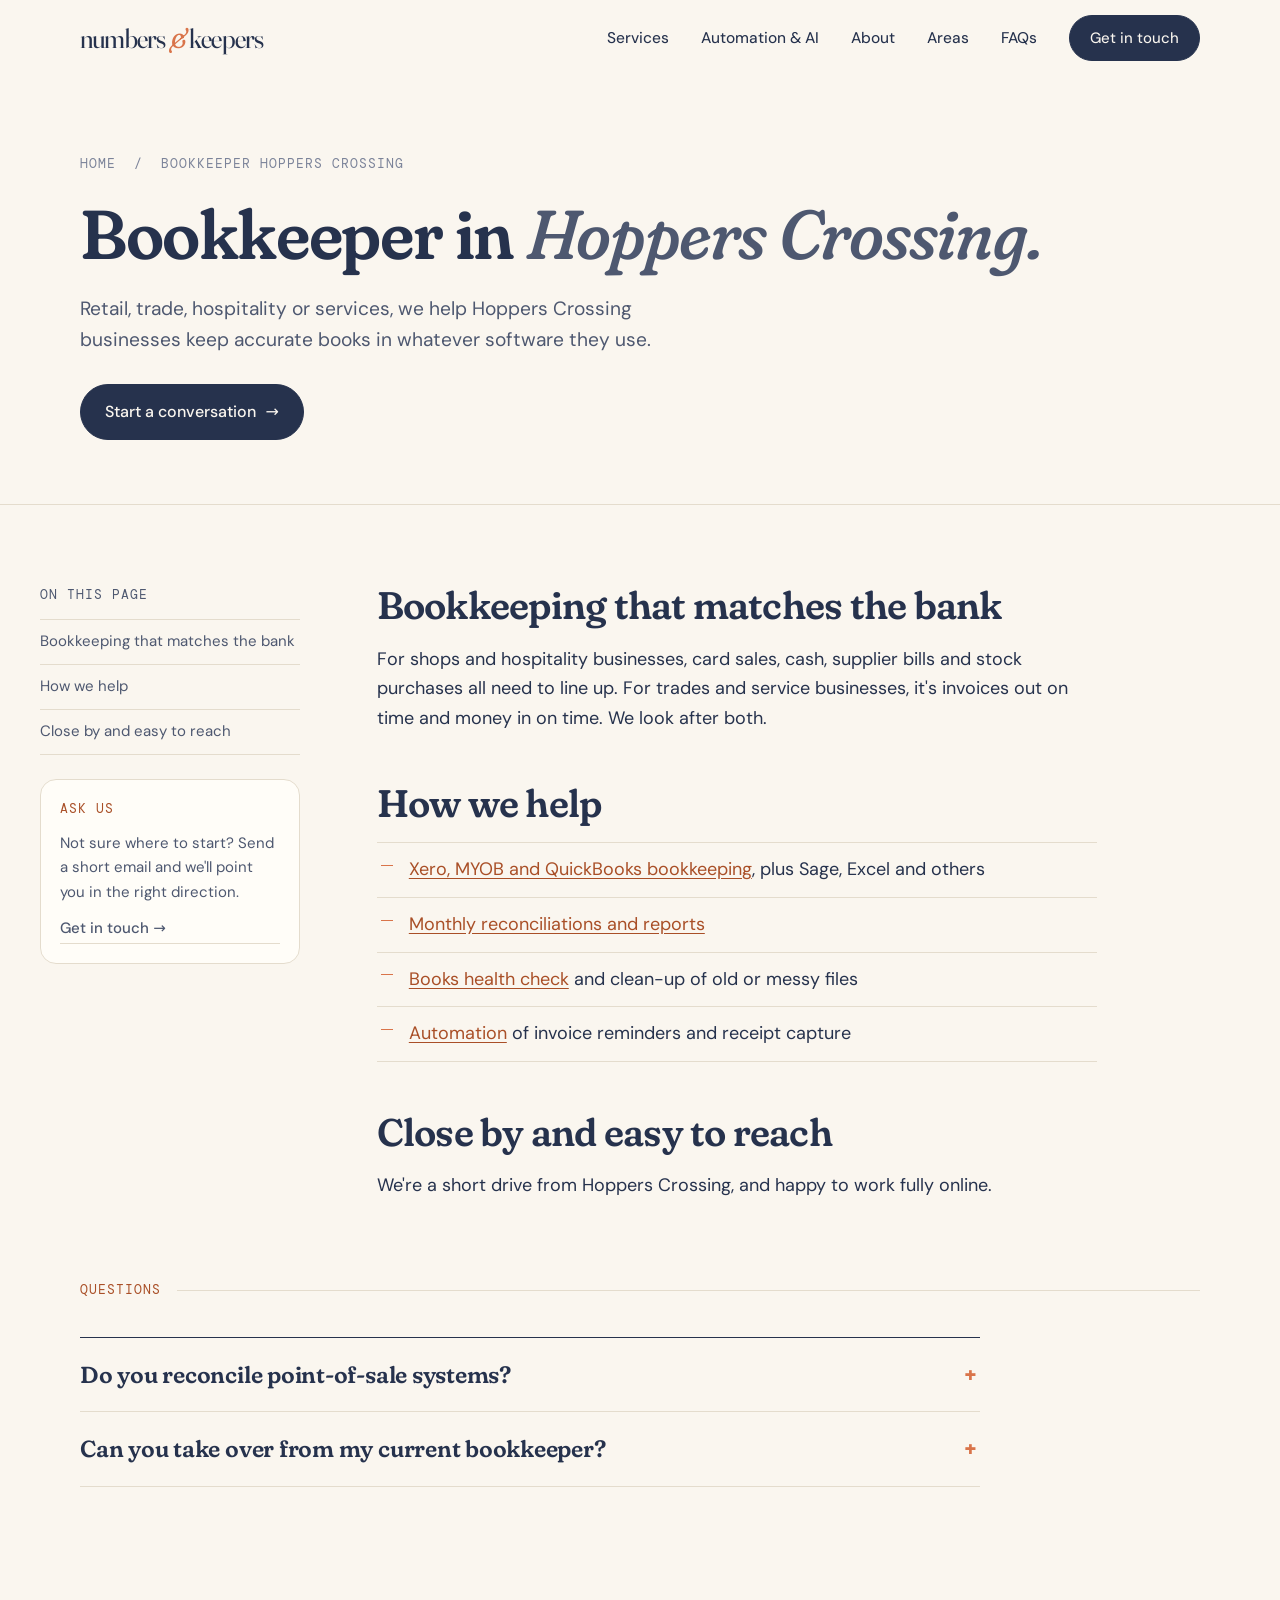
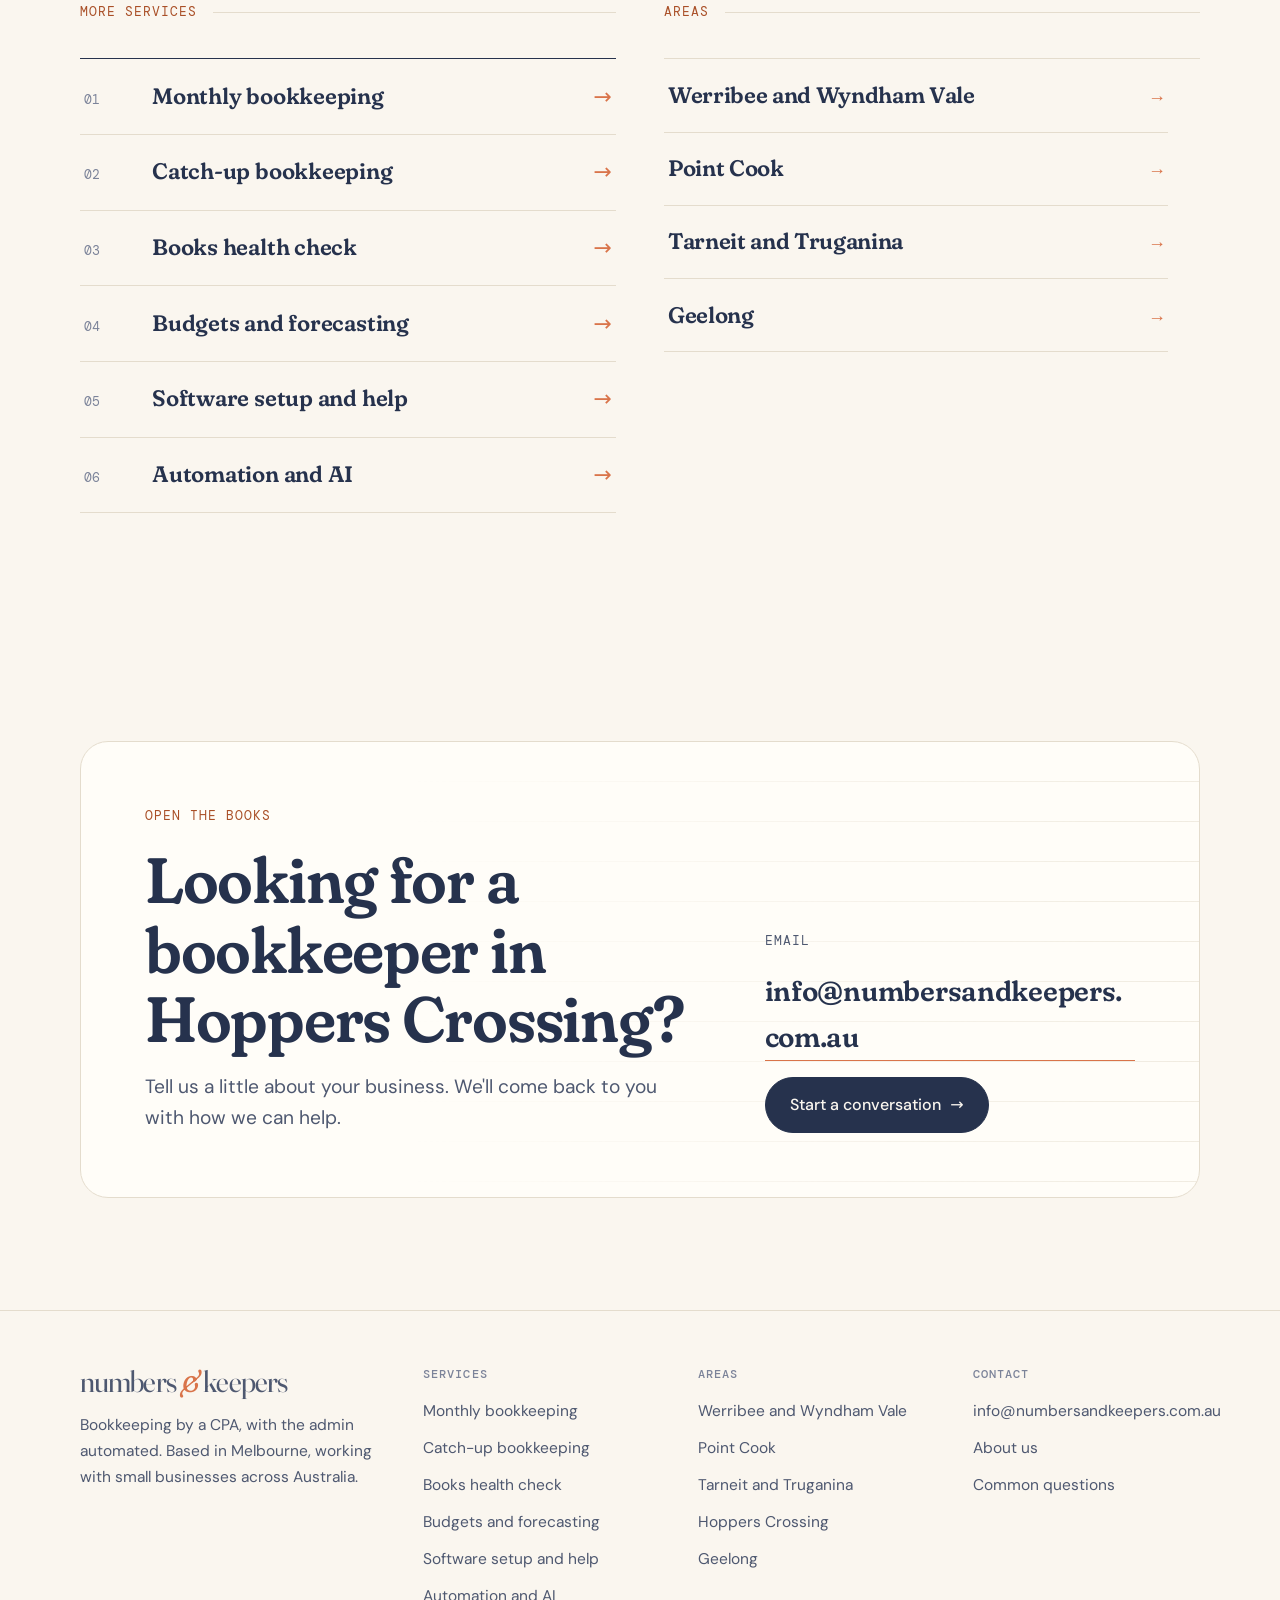
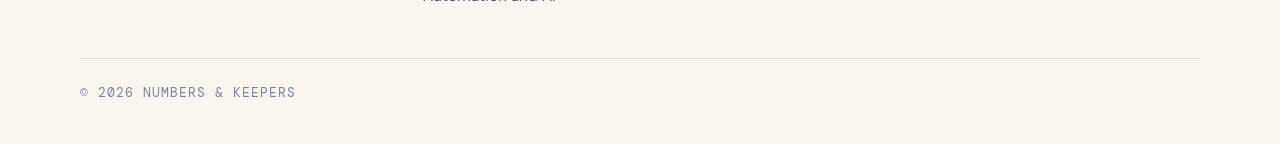
<file: bookkeeper-hoppers-crossing.html>
<!doctype html>
<html lang="en-AU">
<head>
<script>document.documentElement.className+=" js"</script>
<meta charset="utf-8">
<meta name="viewport" content="width=device-width, initial-scale=1">
<title>Bookkeeper Hoppers Crossing | Xero, MYOB &amp; QuickBooks | Numbers &amp; Keepers</title>
<meta name="description" content="CPA-led bookkeeping in Hoppers Crossing for retailers, trades, hospitality and service businesses. Xero, MYOB and QuickBooks bookkeeping, catch-ups and automation.">
<link rel="canonical" href="https://numbersandkeepers.com.au/bookkeeper-hoppers-crossing">
<meta name="theme-color" content="#FAF6EF">
<link rel="icon" href="/favicon.svg" type="image/svg+xml">
<link rel="icon" href="/favicon-32.png" sizes="32x32" type="image/png">
<link rel="apple-touch-icon" href="/apple-touch-icon.png">
<meta property="og:type" content="website">
<meta property="og:site_name" content="Numbers &amp; Keepers">
<meta property="og:locale" content="en_AU">
<meta property="og:title" content="Bookkeeper Hoppers Crossing | Xero, MYOB &amp; QuickBooks | Numbers &amp; Keepers">
<meta property="og:description" content="CPA-led bookkeeping in Hoppers Crossing for retailers, trades, hospitality and service businesses. Xero, MYOB and QuickBooks bookkeeping, catch-ups and automation.">
<meta property="og:url" content="https://numbersandkeepers.com.au/bookkeeper-hoppers-crossing">
<meta property="og:image" content="https://numbersandkeepers.com.au/og-image.png">
<meta property="og:image:width" content="1200">
<meta property="og:image:height" content="630">
<meta property="og:image:alt" content="Numbers and Keepers: bookkeeping by a CPA, with the admin automated">
<meta name="twitter:card" content="summary_large_image">
<link rel="preload" href="/fonts/fraunces-normal.woff2" as="font" type="font/woff2" crossorigin>
<link rel="preload" href="/fonts/dm-sans.woff2" as="font" type="font/woff2" crossorigin>
<link rel="stylesheet" href="/site.css">
<script type="application/ld+json">
{
 "@context": "https://schema.org",
 "@type": "AccountingService",
 "@id": "https://numbersandkeepers.com.au/#business",
 "name": "Numbers & Keepers",
 "url": "https://numbersandkeepers.com.au/",
 "email": "info@numbersandkeepers.com.au",
 "description": "Bookkeeping by a CPA, with the admin automated: monthly and catch-up bookkeeping, budgeting, cash flow forecasting and finance automation for small businesses.",
 "image": "https://numbersandkeepers.com.au/og-image.png",
 "logo": "https://numbersandkeepers.com.au/apple-touch-icon.png",
 "areaServed": [
  "Werribee",
  "Wyndham Vale",
  "Tarneit",
  "Point Cook",
  "Hoppers Crossing",
  "Truganina",
  "Geelong",
  "Melbourne",
  "Australia"
 ],
 "knowsAbout": [
  "Bookkeeping",
  "Xero",
  "MYOB",
  "QuickBooks",
  "Sage",
  "SAP",
  "Oracle",
  "Microsoft Excel",
  "Budgeting",
  "Cash flow forecasting",
  "Finance automation",
  "AI for small business"
 ],
 "founder": [
  {
   "@type": "Person",
   "name": "Parul Chawla",
   "jobTitle": "CPA"
  }
 ]
}
</script>
<script type="application/ld+json">
{
 "@context": "https://schema.org",
 "@graph": [
  {
   "@type": "Service",
   "name": "Bookkeeping services in Hoppers Crossing",
   "serviceType": "Bookkeeping services in Hoppers Crossing",
   "url": "https://numbersandkeepers.com.au/bookkeeper-hoppers-crossing",
   "provider": {
    "@id": "https://numbersandkeepers.com.au/#business"
   },
   "areaServed": [
    "Hoppers Crossing",
    "Williams Landing",
    "Werribee"
   ],
   "description": "CPA-led bookkeeping in Hoppers Crossing for retailers, trades, hospitality and service businesses. Xero, MYOB and QuickBooks bookkeeping, catch-ups and automation."
  },
  {
   "@type": "BreadcrumbList",
   "itemListElement": [
    {
     "@type": "ListItem",
     "position": 1,
     "name": "Home",
     "item": "https://numbersandkeepers.com.au/"
    },
    {
     "@type": "ListItem",
     "position": 2,
     "name": "Bookkeeper Hoppers Crossing",
     "item": "https://numbersandkeepers.com.au/bookkeeper-hoppers-crossing"
    }
   ]
  }
 ]
}
</script>
<script type="application/ld+json">
{
 "@context": "https://schema.org",
 "@type": "FAQPage",
 "mainEntity": [
  {
   "@type": "Question",
   "name": "Do you reconcile point-of-sale systems?",
   "acceptedAnswer": {
    "@type": "Answer",
    "text": "Yes. We reconcile sales from Square, Lightspeed, Shopify and similar systems against your bank and accounting software."
   }
  },
  {
   "@type": "Question",
   "name": "Can you take over from my current bookkeeper?",
   "acceptedAnswer": {
    "@type": "Answer",
    "text": "Yes. We'll review the file, tidy anything that needs it and take over from an agreed month."
   }
  }
 ]
}
</script>
</head>
<body>
<a class="skip" href="#main">Skip to content</a>
<header class="site">
  <div class="wrap">
    <a class="wordmark" href="/" aria-label="Numbers and Keepers home">numbers <span class="amp">&amp;</span> keepers</a>
    <button class="menu-toggle" type="button" aria-expanded="false" aria-controls="site-nav">Menu</button>
    <nav class="main" id="site-nav" aria-label="Main">
      <ul>
        <li><a href="/#services">Services</a></li>
        <li><a href="/finance-automation-ai">Automation &amp; AI</a></li>
        <li><a href="/#keepers">About</a></li>
        <li><a href="/#areas">Areas</a></li>
        <li><a href="/#faqs">FAQs</a></li>
        <li><a class="btn" href="#contact">Get in touch</a></li>
      </ul>
    </nav>
  </div>
</header>
<main id="main">

<section class="page-hero">
  <div class="wrap">
    <p class="crumbs mono"><a href="/">Home</a> &nbsp;/&nbsp; Bookkeeper Hoppers Crossing</p>
    <h1>Bookkeeper in <em>Hoppers Crossing.</em></h1>
    <p class="lede">Retail, trade, hospitality or services, we help Hoppers Crossing businesses keep accurate books in whatever software they use.</p>
    <div class="hero-ctas"><a class="btn" href="#contact">Start a conversation <span class="arrow">&rarr;</span></a></div>
  </div>
</section>

<div class="wrap page-body">
  <aside class="toc">
    <div><p class="mono muted" style="margin-bottom:.8rem">On this page</p><ol>
          <li><a href="#bookkeeping-that-matches-the-bank">Bookkeeping that matches the bank</a></li>
          <li><a href="#how-we-help">How we help</a></li>
          <li><a href="#close-by-and-easy-to-reach">Close by and easy to reach</a></li>
    </ol></div>
    <div class="mini"><span class="mono" style="color:var(--clay-text)">Ask us</span><span>Not sure where to start? Send a short email and we'll point you in the right direction.</span><a class="textlink" href="#contact">Get in touch <span class="arrow">&rarr;</span></a></div>
  </aside>
  <div class="prose">
    <h2 id="bookkeeping-that-matches-the-bank">Bookkeeping that matches the bank</h2>
    <p>For shops and hospitality businesses, card sales, cash, supplier bills and stock purchases all need to line up. For trades and service businesses, it's invoices out on time and money in on time. We look after both.</p>
    <h2 id="how-we-help">How we help</h2>
    <ul>
      <li><a href="/xero-myob-quickbooks">Xero, MYOB and QuickBooks bookkeeping</a>, plus Sage, Excel and others</li>
      <li><a href="/monthly-bookkeeping">Monthly reconciliations and reports</a></li>
      <li><a href="/books-health-check">Books health check</a> and clean-up of old or messy files</li>
      <li><a href="/finance-automation-ai">Automation</a> of invoice reminders and receipt capture</li>
    </ul>
    <h2 id="close-by-and-easy-to-reach">Close by and easy to reach</h2>
    <p>We're a short drive from Hoppers Crossing, and happy to work fully online.</p>
  </div>
</div>

<section class="section" style="padding-top:0">
  <div class="wrap">
    <div class="sec-label mono">Questions</div>
    <div class="faqs">
      <details><summary>Do you reconcile point-of-sale systems?</summary><p>Yes. We reconcile sales from Square, Lightspeed, Shopify and similar systems against your bank and accounting software.</p></details>
      <details><summary>Can you take over from my current bookkeeper?</summary><p>Yes. We&#x27;ll review the file, tidy anything that needs it and take over from an agreed month.</p></details>
    </div>
  </div>
</section>

<section class="section" style="padding-top:0">
  <div class="wrap related">
    <div><div class="sec-label mono">More services</div><div class="rows">
      <a class="row" href="/monthly-bookkeeping"><span class="n">01</span><h3>Monthly bookkeeping</h3><p>Reconciliations, bills, invoices and a one-page report you&#x27;ll actually read.</p><span class="arrow">&rarr;</span></a>
      <a class="row" href="/catch-up-bookkeeping"><span class="n">02</span><h3>Catch-up bookkeeping</h3><p>Months or years behind. We clear the backlog and reconcile every account, without judgement.</p><span class="arrow">&rarr;</span></a>
      <a class="row" href="/books-health-check"><span class="n">03</span><h3>Books health check</h3><p>A CPA review of your books: reconciliations checked, gaps and errors found, and a clear fix list.</p><span class="arrow">&rarr;</span></a>
      <a class="row" href="/budgeting-cash-flow-forecasting"><span class="n">04</span><h3>Budgets and forecasting</h3><p>A practical budget, a rolling cash flow forecast and what-if scenarios, so nothing arrives as a surprise.</p><span class="arrow">&rarr;</span></a>
      <a class="row" href="/xero-myob-quickbooks"><span class="n">05</span><h3>Software setup and help</h3><p>Xero, MYOB, QuickBooks and any accounting software. Set up properly, cleaned up, explained.</p><span class="arrow">&rarr;</span></a>
      <a class="row" href="/finance-automation-ai"><span class="n">06</span><h3>Automation and AI</h3><p>We review your setup, optimise what you have and automate the repetitive finance admin.</p><span class="arrow">&rarr;</span></a>
    </div></div>
    <div><div class="sec-label mono">Areas</div><div class="areas" style="grid-template-columns:1fr">
      <a href="/bookkeeper-werribee"><span>Werribee and Wyndham Vale</span><span class="arrow mono">&rarr;</span></a>
      <a href="/bookkeeper-point-cook"><span>Point Cook</span><span class="arrow mono">&rarr;</span></a>
      <a href="/bookkeeper-tarneit"><span>Tarneit and Truganina</span><span class="arrow mono">&rarr;</span></a>
      <a href="/bookkeeper-geelong"><span>Geelong</span><span class="arrow mono">&rarr;</span></a>
    </div></div>
  </div>
</section>

<section id="contact" class="contact">
  <div class="wrap">
    <div class="contact-card rv">
      <div style="display:flex;flex-direction:column;gap:1.2rem">
        <p class="eyebrow">Open the books</p>
        <h2>Looking for a bookkeeper in Hoppers Crossing?</h2>
        <p class="lede">Tell us a little about your business. We'll come back to you with how we can help.</p>
      </div>
      <div class="contact-side">
        <p class="mono muted">Email</p>
        <a class="email" href="mailto:info@numbersandkeepers.com.au?subject=Bookkeeping%20enquiry">info@numbersandkeepers.com.au</a>
        <a class="btn" href="mailto:info@numbersandkeepers.com.au?subject=Bookkeeping%20enquiry">Start a conversation <span class="arrow">&rarr;</span></a>
      </div>
    </div>
  </div>
</section>

</main>
<footer class="site">
  <div class="wrap">
    <div class="foot">
      <div><a class="wordmark" href="/" aria-label="Numbers and Keepers home">numbers <span class="amp">&amp;</span> keepers</a><p>Bookkeeping by a CPA, with the admin automated. Based in Melbourne, working with small businesses across Australia.</p></div>
      <div><h3>Services</h3><ul>
          <li><a href="/monthly-bookkeeping">Monthly bookkeeping</a></li>
          <li><a href="/catch-up-bookkeeping">Catch-up bookkeeping</a></li>
          <li><a href="/books-health-check">Books health check</a></li>
          <li><a href="/budgeting-cash-flow-forecasting">Budgets and forecasting</a></li>
          <li><a href="/xero-myob-quickbooks">Software setup and help</a></li>
          <li><a href="/finance-automation-ai">Automation and AI</a></li>
      </ul></div>
      <div><h3>Areas</h3><ul>
          <li><a href="/bookkeeper-werribee">Werribee and Wyndham Vale</a></li>
          <li><a href="/bookkeeper-point-cook">Point Cook</a></li>
          <li><a href="/bookkeeper-tarneit">Tarneit and Truganina</a></li>
          <li><a href="/bookkeeper-hoppers-crossing">Hoppers Crossing</a></li>
          <li><a href="/bookkeeper-geelong">Geelong</a></li>
      </ul></div>
      <div><h3>Contact</h3><ul>
          <li><a href="mailto:info@numbersandkeepers.com.au">info@numbersandkeepers.com.au</a></li>
          <li><a href="/#keepers">About us</a></li>
          <li><a href="/#faqs">Common questions</a></li>
      </ul></div>
    </div>
    <div class="legal mono"><span>&copy; <span id="year">2026</span> Numbers &amp; Keepers</span></div>
  </div>
</footer>
<script>
(function(){
  var h=document.querySelector('header.site');
  var onS=function(){h.classList.toggle('scrolled',window.scrollY>8)};onS();window.addEventListener('scroll',onS,{passive:true});
  var b=document.querySelector('.menu-toggle'),n=document.getElementById('site-nav');
  b.addEventListener('click',function(){var o=n.classList.toggle('open');b.setAttribute('aria-expanded',o);b.textContent=o?'Close':'Menu';});
  n.addEventListener('click',function(e){if(e.target.closest('a')&&n.classList.contains('open')){n.classList.remove('open');b.setAttribute('aria-expanded','false');b.textContent='Menu';}});
  var y=document.getElementById('year');if(y)y.textContent=new Date().getFullYear();
  var rm=window.matchMedia('(prefers-reduced-motion: reduce)').matches;
  var els=document.querySelectorAll('.rv');
  if(rm||!('IntersectionObserver' in window)){els.forEach(function(e){e.classList.add('in')})}
  else{var io=new IntersectionObserver(function(es){es.forEach(function(e){if(e.isIntersecting){e.target.classList.add('in');io.unobserve(e.target)}})},{rootMargin:'0px 0px -8% 0px'});els.forEach(function(e){io.observe(e)})}
  var led=document.querySelector('.ledger');
  if(led){
    var rows=[].slice.call(led.querySelectorAll('li')),out=led.querySelector('.diff b'),cnt=led.querySelector('.count');
    var total=rows.reduce(function(s,r){return s+Math.abs(parseFloat(r.dataset.v))},0);
    var fmt=function(v){return '$'+v.toLocaleString('en-AU',{minimumFractionDigits:2,maximumFractionDigits:2})};
    var run=function(){
      led.classList.remove('reconciled');rows.forEach(function(r){r.classList.remove('done');r.querySelector('.s').textContent='To match'});
      var left=total;out.textContent=fmt(left);cnt.textContent=rows.length;
      if(rm){rows.forEach(function(r){r.classList.add('done');r.querySelector('.s').textContent='Matched'});out.textContent=fmt(0);cnt.textContent=0;led.classList.add('reconciled');return}
      rows.forEach(function(r,i){setTimeout(function(){r.classList.add('done');r.querySelector('.s').textContent='Matched';left-=Math.abs(parseFloat(r.dataset.v));out.textContent=fmt(Math.max(left,0));cnt.textContent=rows.length-i-1;
        if(i===rows.length-1)setTimeout(function(){led.classList.add('reconciled')},350)},900+i*700)});
    };
    var started=false;
    var lio=new IntersectionObserver(function(es){if(es[0].isIntersecting&&!started){started=true;run()}},{threshold:.4});lio.observe(led);
    var rb=document.querySelector('.replay');if(rb)rb.addEventListener('click',run);
  }
})();
</script>
</body>
</html>
</file>
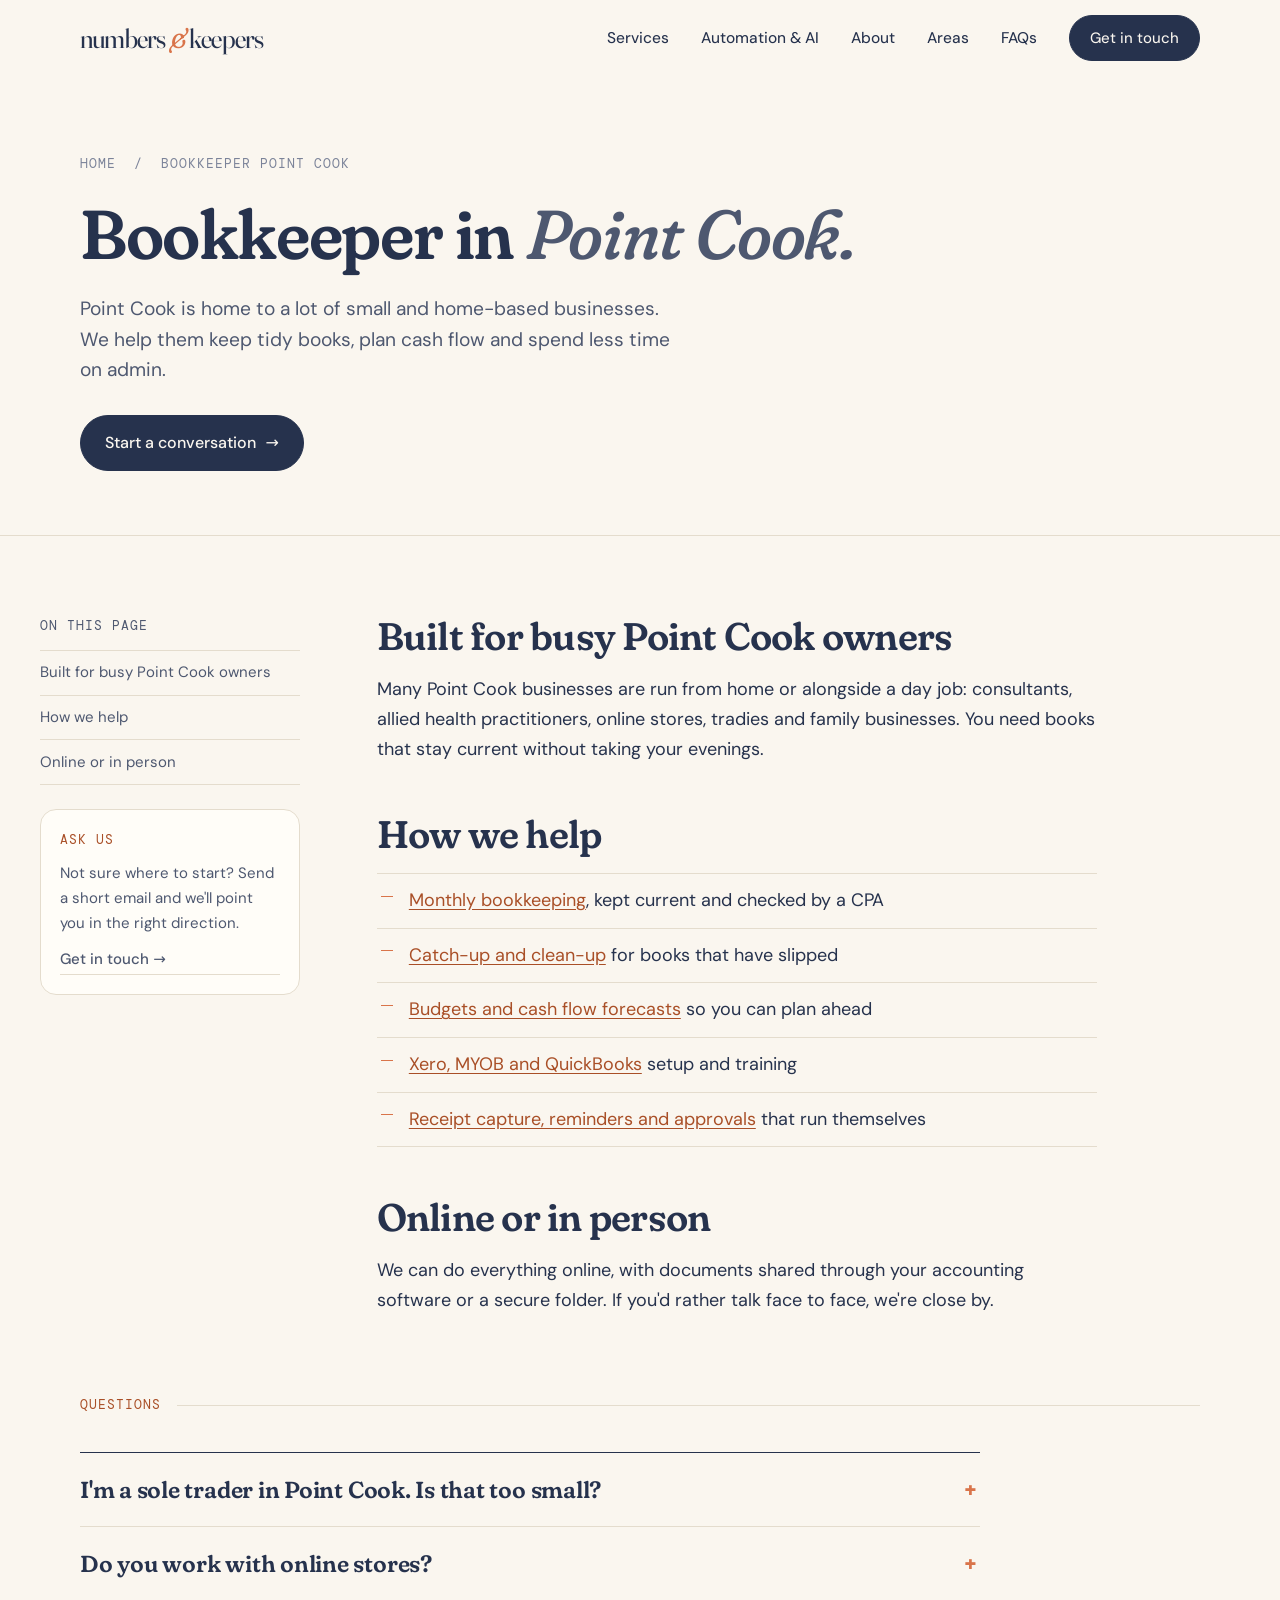
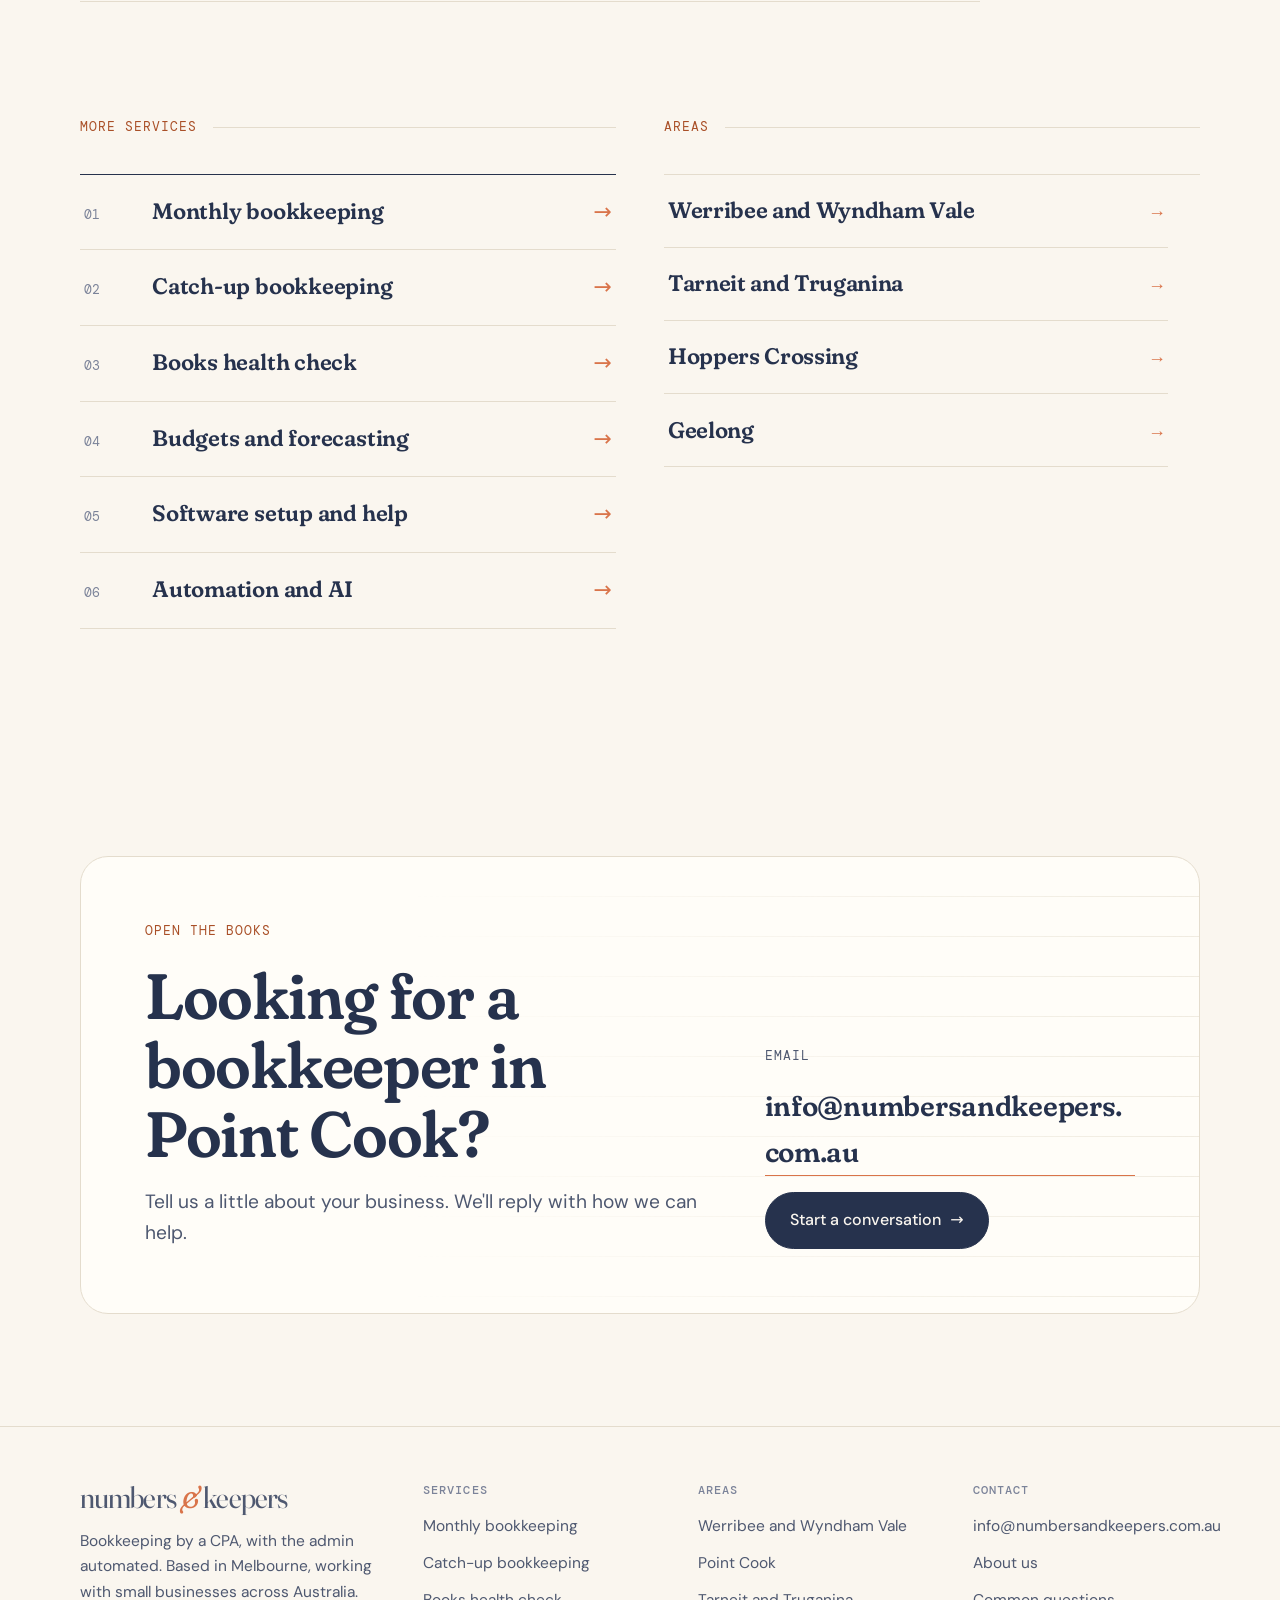
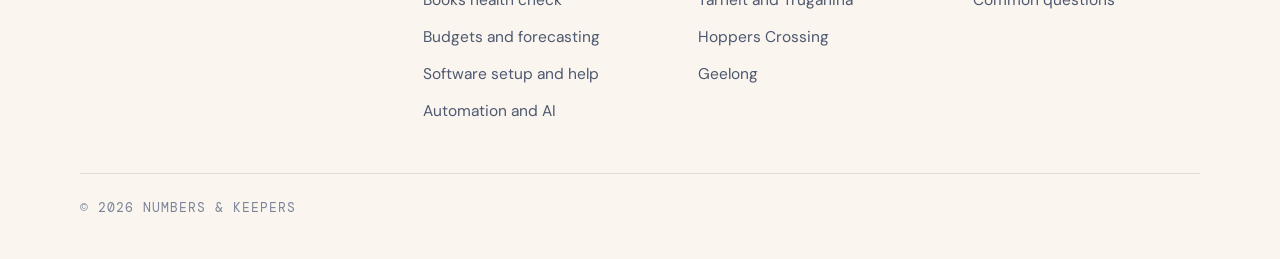
<file: bookkeeper-point-cook.html>
<!doctype html>
<html lang="en-AU">
<head>
<script>document.documentElement.className+=" js"</script>
<meta charset="utf-8">
<meta name="viewport" content="width=device-width, initial-scale=1">
<title>Bookkeeper Point Cook | CPA-led Bookkeeping &amp; Xero Help | Numbers &amp; Keepers</title>
<meta name="description" content="CPA-led bookkeeping for Point Cook small businesses, sole traders and home-based businesses. Monthly bookkeeping, catch-ups, budgeting and finance automation.">
<link rel="canonical" href="https://numbersandkeepers.com.au/bookkeeper-point-cook">
<meta name="theme-color" content="#FAF6EF">
<link rel="icon" href="/favicon.svg" type="image/svg+xml">
<link rel="icon" href="/favicon-32.png" sizes="32x32" type="image/png">
<link rel="apple-touch-icon" href="/apple-touch-icon.png">
<meta property="og:type" content="website">
<meta property="og:site_name" content="Numbers &amp; Keepers">
<meta property="og:locale" content="en_AU">
<meta property="og:title" content="Bookkeeper Point Cook | CPA-led Bookkeeping &amp; Xero Help | Numbers &amp; Keepers">
<meta property="og:description" content="CPA-led bookkeeping for Point Cook small businesses, sole traders and home-based businesses. Monthly bookkeeping, catch-ups, budgeting and finance automation.">
<meta property="og:url" content="https://numbersandkeepers.com.au/bookkeeper-point-cook">
<meta property="og:image" content="https://numbersandkeepers.com.au/og-image.png">
<meta property="og:image:width" content="1200">
<meta property="og:image:height" content="630">
<meta property="og:image:alt" content="Numbers and Keepers: bookkeeping by a CPA, with the admin automated">
<meta name="twitter:card" content="summary_large_image">
<link rel="preload" href="/fonts/fraunces-normal.woff2" as="font" type="font/woff2" crossorigin>
<link rel="preload" href="/fonts/dm-sans.woff2" as="font" type="font/woff2" crossorigin>
<link rel="stylesheet" href="/site.css">
<script type="application/ld+json">
{
 "@context": "https://schema.org",
 "@type": "AccountingService",
 "@id": "https://numbersandkeepers.com.au/#business",
 "name": "Numbers & Keepers",
 "url": "https://numbersandkeepers.com.au/",
 "email": "info@numbersandkeepers.com.au",
 "description": "Bookkeeping by a CPA, with the admin automated: monthly and catch-up bookkeeping, budgeting, cash flow forecasting and finance automation for small businesses.",
 "image": "https://numbersandkeepers.com.au/og-image.png",
 "logo": "https://numbersandkeepers.com.au/apple-touch-icon.png",
 "areaServed": [
  "Werribee",
  "Wyndham Vale",
  "Tarneit",
  "Point Cook",
  "Hoppers Crossing",
  "Truganina",
  "Geelong",
  "Melbourne",
  "Australia"
 ],
 "knowsAbout": [
  "Bookkeeping",
  "Xero",
  "MYOB",
  "QuickBooks",
  "Sage",
  "SAP",
  "Oracle",
  "Microsoft Excel",
  "Budgeting",
  "Cash flow forecasting",
  "Finance automation",
  "AI for small business"
 ],
 "founder": [
  {
   "@type": "Person",
   "name": "Parul Chawla",
   "jobTitle": "CPA"
  }
 ]
}
</script>
<script type="application/ld+json">
{
 "@context": "https://schema.org",
 "@graph": [
  {
   "@type": "Service",
   "name": "Bookkeeping services in Point Cook",
   "serviceType": "Bookkeeping services in Point Cook",
   "url": "https://numbersandkeepers.com.au/bookkeeper-point-cook",
   "provider": {
    "@id": "https://numbersandkeepers.com.au/#business"
   },
   "areaServed": [
    "Point Cook",
    "Sanctuary Lakes",
    "Williams Landing"
   ],
   "description": "CPA-led bookkeeping for Point Cook small businesses, sole traders and home-based businesses. Monthly bookkeeping, catch-ups, budgeting and finance automation."
  },
  {
   "@type": "BreadcrumbList",
   "itemListElement": [
    {
     "@type": "ListItem",
     "position": 1,
     "name": "Home",
     "item": "https://numbersandkeepers.com.au/"
    },
    {
     "@type": "ListItem",
     "position": 2,
     "name": "Bookkeeper Point Cook",
     "item": "https://numbersandkeepers.com.au/bookkeeper-point-cook"
    }
   ]
  }
 ]
}
</script>
<script type="application/ld+json">
{
 "@context": "https://schema.org",
 "@type": "FAQPage",
 "mainEntity": [
  {
   "@type": "Question",
   "name": "I'm a sole trader in Point Cook. Is that too small?",
   "acceptedAnswer": {
    "@type": "Answer",
    "text": "Not at all. We work with sole traders, freelancers and small teams. Simple books still need to be right."
   }
  },
  {
   "@type": "Question",
   "name": "Do you work with online stores?",
   "acceptedAnswer": {
    "@type": "Answer",
    "text": "Yes. We can reconcile payments from Shopify, Square, Stripe, PayPal and similar platforms against your bank."
   }
  }
 ]
}
</script>
</head>
<body>
<a class="skip" href="#main">Skip to content</a>
<header class="site">
  <div class="wrap">
    <a class="wordmark" href="/" aria-label="Numbers and Keepers home">numbers <span class="amp">&amp;</span> keepers</a>
    <button class="menu-toggle" type="button" aria-expanded="false" aria-controls="site-nav">Menu</button>
    <nav class="main" id="site-nav" aria-label="Main">
      <ul>
        <li><a href="/#services">Services</a></li>
        <li><a href="/finance-automation-ai">Automation &amp; AI</a></li>
        <li><a href="/#keepers">About</a></li>
        <li><a href="/#areas">Areas</a></li>
        <li><a href="/#faqs">FAQs</a></li>
        <li><a class="btn" href="#contact">Get in touch</a></li>
      </ul>
    </nav>
  </div>
</header>
<main id="main">

<section class="page-hero">
  <div class="wrap">
    <p class="crumbs mono"><a href="/">Home</a> &nbsp;/&nbsp; Bookkeeper Point Cook</p>
    <h1>Bookkeeper in <em>Point Cook.</em></h1>
    <p class="lede">Point Cook is home to a lot of small and home-based businesses. We help them keep tidy books, plan cash flow and spend less time on admin.</p>
    <div class="hero-ctas"><a class="btn" href="#contact">Start a conversation <span class="arrow">&rarr;</span></a></div>
  </div>
</section>

<div class="wrap page-body">
  <aside class="toc">
    <div><p class="mono muted" style="margin-bottom:.8rem">On this page</p><ol>
          <li><a href="#built-for-busy-point-cook-owners">Built for busy Point Cook owners</a></li>
          <li><a href="#how-we-help">How we help</a></li>
          <li><a href="#online-or-in-person">Online or in person</a></li>
    </ol></div>
    <div class="mini"><span class="mono" style="color:var(--clay-text)">Ask us</span><span>Not sure where to start? Send a short email and we'll point you in the right direction.</span><a class="textlink" href="#contact">Get in touch <span class="arrow">&rarr;</span></a></div>
  </aside>
  <div class="prose">
    <h2 id="built-for-busy-point-cook-owners">Built for busy Point Cook owners</h2>
    <p>Many Point Cook businesses are run from home or alongside a day job: consultants, allied health practitioners, online stores, tradies and family businesses. You need books that stay current without taking your evenings.</p>
    <h2 id="how-we-help">How we help</h2>
    <ul>
      <li><a href="/monthly-bookkeeping">Monthly bookkeeping</a>, kept current and checked by a CPA</li>
      <li><a href="/catch-up-bookkeeping">Catch-up and clean-up</a> for books that have slipped</li>
      <li><a href="/budgeting-cash-flow-forecasting">Budgets and cash flow forecasts</a> so you can plan ahead</li>
      <li><a href="/xero-myob-quickbooks">Xero, MYOB and QuickBooks</a> setup and training</li>
      <li><a href="/finance-automation-ai">Receipt capture, reminders and approvals</a> that run themselves</li>
    </ul>
    <h2 id="online-or-in-person">Online or in person</h2>
    <p>We can do everything online, with documents shared through your accounting software or a secure folder. If you'd rather talk face to face, we're close by.</p>
  </div>
</div>

<section class="section" style="padding-top:0">
  <div class="wrap">
    <div class="sec-label mono">Questions</div>
    <div class="faqs">
      <details><summary>I&#x27;m a sole trader in Point Cook. Is that too small?</summary><p>Not at all. We work with sole traders, freelancers and small teams. Simple books still need to be right.</p></details>
      <details><summary>Do you work with online stores?</summary><p>Yes. We can reconcile payments from Shopify, Square, Stripe, PayPal and similar platforms against your bank.</p></details>
    </div>
  </div>
</section>

<section class="section" style="padding-top:0">
  <div class="wrap related">
    <div><div class="sec-label mono">More services</div><div class="rows">
      <a class="row" href="/monthly-bookkeeping"><span class="n">01</span><h3>Monthly bookkeeping</h3><p>Reconciliations, bills, invoices and a one-page report you&#x27;ll actually read.</p><span class="arrow">&rarr;</span></a>
      <a class="row" href="/catch-up-bookkeeping"><span class="n">02</span><h3>Catch-up bookkeeping</h3><p>Months or years behind. We clear the backlog and reconcile every account, without judgement.</p><span class="arrow">&rarr;</span></a>
      <a class="row" href="/books-health-check"><span class="n">03</span><h3>Books health check</h3><p>A CPA review of your books: reconciliations checked, gaps and errors found, and a clear fix list.</p><span class="arrow">&rarr;</span></a>
      <a class="row" href="/budgeting-cash-flow-forecasting"><span class="n">04</span><h3>Budgets and forecasting</h3><p>A practical budget, a rolling cash flow forecast and what-if scenarios, so nothing arrives as a surprise.</p><span class="arrow">&rarr;</span></a>
      <a class="row" href="/xero-myob-quickbooks"><span class="n">05</span><h3>Software setup and help</h3><p>Xero, MYOB, QuickBooks and any accounting software. Set up properly, cleaned up, explained.</p><span class="arrow">&rarr;</span></a>
      <a class="row" href="/finance-automation-ai"><span class="n">06</span><h3>Automation and AI</h3><p>We review your setup, optimise what you have and automate the repetitive finance admin.</p><span class="arrow">&rarr;</span></a>
    </div></div>
    <div><div class="sec-label mono">Areas</div><div class="areas" style="grid-template-columns:1fr">
      <a href="/bookkeeper-werribee"><span>Werribee and Wyndham Vale</span><span class="arrow mono">&rarr;</span></a>
      <a href="/bookkeeper-tarneit"><span>Tarneit and Truganina</span><span class="arrow mono">&rarr;</span></a>
      <a href="/bookkeeper-hoppers-crossing"><span>Hoppers Crossing</span><span class="arrow mono">&rarr;</span></a>
      <a href="/bookkeeper-geelong"><span>Geelong</span><span class="arrow mono">&rarr;</span></a>
    </div></div>
  </div>
</section>

<section id="contact" class="contact">
  <div class="wrap">
    <div class="contact-card rv">
      <div style="display:flex;flex-direction:column;gap:1.2rem">
        <p class="eyebrow">Open the books</p>
        <h2>Looking for a bookkeeper in Point Cook?</h2>
        <p class="lede">Tell us a little about your business. We'll reply with how we can help.</p>
      </div>
      <div class="contact-side">
        <p class="mono muted">Email</p>
        <a class="email" href="mailto:info@numbersandkeepers.com.au?subject=Bookkeeping%20enquiry">info@numbersandkeepers.com.au</a>
        <a class="btn" href="mailto:info@numbersandkeepers.com.au?subject=Bookkeeping%20enquiry">Start a conversation <span class="arrow">&rarr;</span></a>
      </div>
    </div>
  </div>
</section>

</main>
<footer class="site">
  <div class="wrap">
    <div class="foot">
      <div><a class="wordmark" href="/" aria-label="Numbers and Keepers home">numbers <span class="amp">&amp;</span> keepers</a><p>Bookkeeping by a CPA, with the admin automated. Based in Melbourne, working with small businesses across Australia.</p></div>
      <div><h3>Services</h3><ul>
          <li><a href="/monthly-bookkeeping">Monthly bookkeeping</a></li>
          <li><a href="/catch-up-bookkeeping">Catch-up bookkeeping</a></li>
          <li><a href="/books-health-check">Books health check</a></li>
          <li><a href="/budgeting-cash-flow-forecasting">Budgets and forecasting</a></li>
          <li><a href="/xero-myob-quickbooks">Software setup and help</a></li>
          <li><a href="/finance-automation-ai">Automation and AI</a></li>
      </ul></div>
      <div><h3>Areas</h3><ul>
          <li><a href="/bookkeeper-werribee">Werribee and Wyndham Vale</a></li>
          <li><a href="/bookkeeper-point-cook">Point Cook</a></li>
          <li><a href="/bookkeeper-tarneit">Tarneit and Truganina</a></li>
          <li><a href="/bookkeeper-hoppers-crossing">Hoppers Crossing</a></li>
          <li><a href="/bookkeeper-geelong">Geelong</a></li>
      </ul></div>
      <div><h3>Contact</h3><ul>
          <li><a href="mailto:info@numbersandkeepers.com.au">info@numbersandkeepers.com.au</a></li>
          <li><a href="/#keepers">About us</a></li>
          <li><a href="/#faqs">Common questions</a></li>
      </ul></div>
    </div>
    <div class="legal mono"><span>&copy; <span id="year">2026</span> Numbers &amp; Keepers</span></div>
  </div>
</footer>
<script>
(function(){
  var h=document.querySelector('header.site');
  var onS=function(){h.classList.toggle('scrolled',window.scrollY>8)};onS();window.addEventListener('scroll',onS,{passive:true});
  var b=document.querySelector('.menu-toggle'),n=document.getElementById('site-nav');
  b.addEventListener('click',function(){var o=n.classList.toggle('open');b.setAttribute('aria-expanded',o);b.textContent=o?'Close':'Menu';});
  n.addEventListener('click',function(e){if(e.target.closest('a')&&n.classList.contains('open')){n.classList.remove('open');b.setAttribute('aria-expanded','false');b.textContent='Menu';}});
  var y=document.getElementById('year');if(y)y.textContent=new Date().getFullYear();
  var rm=window.matchMedia('(prefers-reduced-motion: reduce)').matches;
  var els=document.querySelectorAll('.rv');
  if(rm||!('IntersectionObserver' in window)){els.forEach(function(e){e.classList.add('in')})}
  else{var io=new IntersectionObserver(function(es){es.forEach(function(e){if(e.isIntersecting){e.target.classList.add('in');io.unobserve(e.target)}})},{rootMargin:'0px 0px -8% 0px'});els.forEach(function(e){io.observe(e)})}
  var led=document.querySelector('.ledger');
  if(led){
    var rows=[].slice.call(led.querySelectorAll('li')),out=led.querySelector('.diff b'),cnt=led.querySelector('.count');
    var total=rows.reduce(function(s,r){return s+Math.abs(parseFloat(r.dataset.v))},0);
    var fmt=function(v){return '$'+v.toLocaleString('en-AU',{minimumFractionDigits:2,maximumFractionDigits:2})};
    var run=function(){
      led.classList.remove('reconciled');rows.forEach(function(r){r.classList.remove('done');r.querySelector('.s').textContent='To match'});
      var left=total;out.textContent=fmt(left);cnt.textContent=rows.length;
      if(rm){rows.forEach(function(r){r.classList.add('done');r.querySelector('.s').textContent='Matched'});out.textContent=fmt(0);cnt.textContent=0;led.classList.add('reconciled');return}
      rows.forEach(function(r,i){setTimeout(function(){r.classList.add('done');r.querySelector('.s').textContent='Matched';left-=Math.abs(parseFloat(r.dataset.v));out.textContent=fmt(Math.max(left,0));cnt.textContent=rows.length-i-1;
        if(i===rows.length-1)setTimeout(function(){led.classList.add('reconciled')},350)},900+i*700)});
    };
    var started=false;
    var lio=new IntersectionObserver(function(es){if(es[0].isIntersecting&&!started){started=true;run()}},{threshold:.4});lio.observe(led);
    var rb=document.querySelector('.replay');if(rb)rb.addEventListener('click',run);
  }
})();
</script>
</body>
</html>
</file>
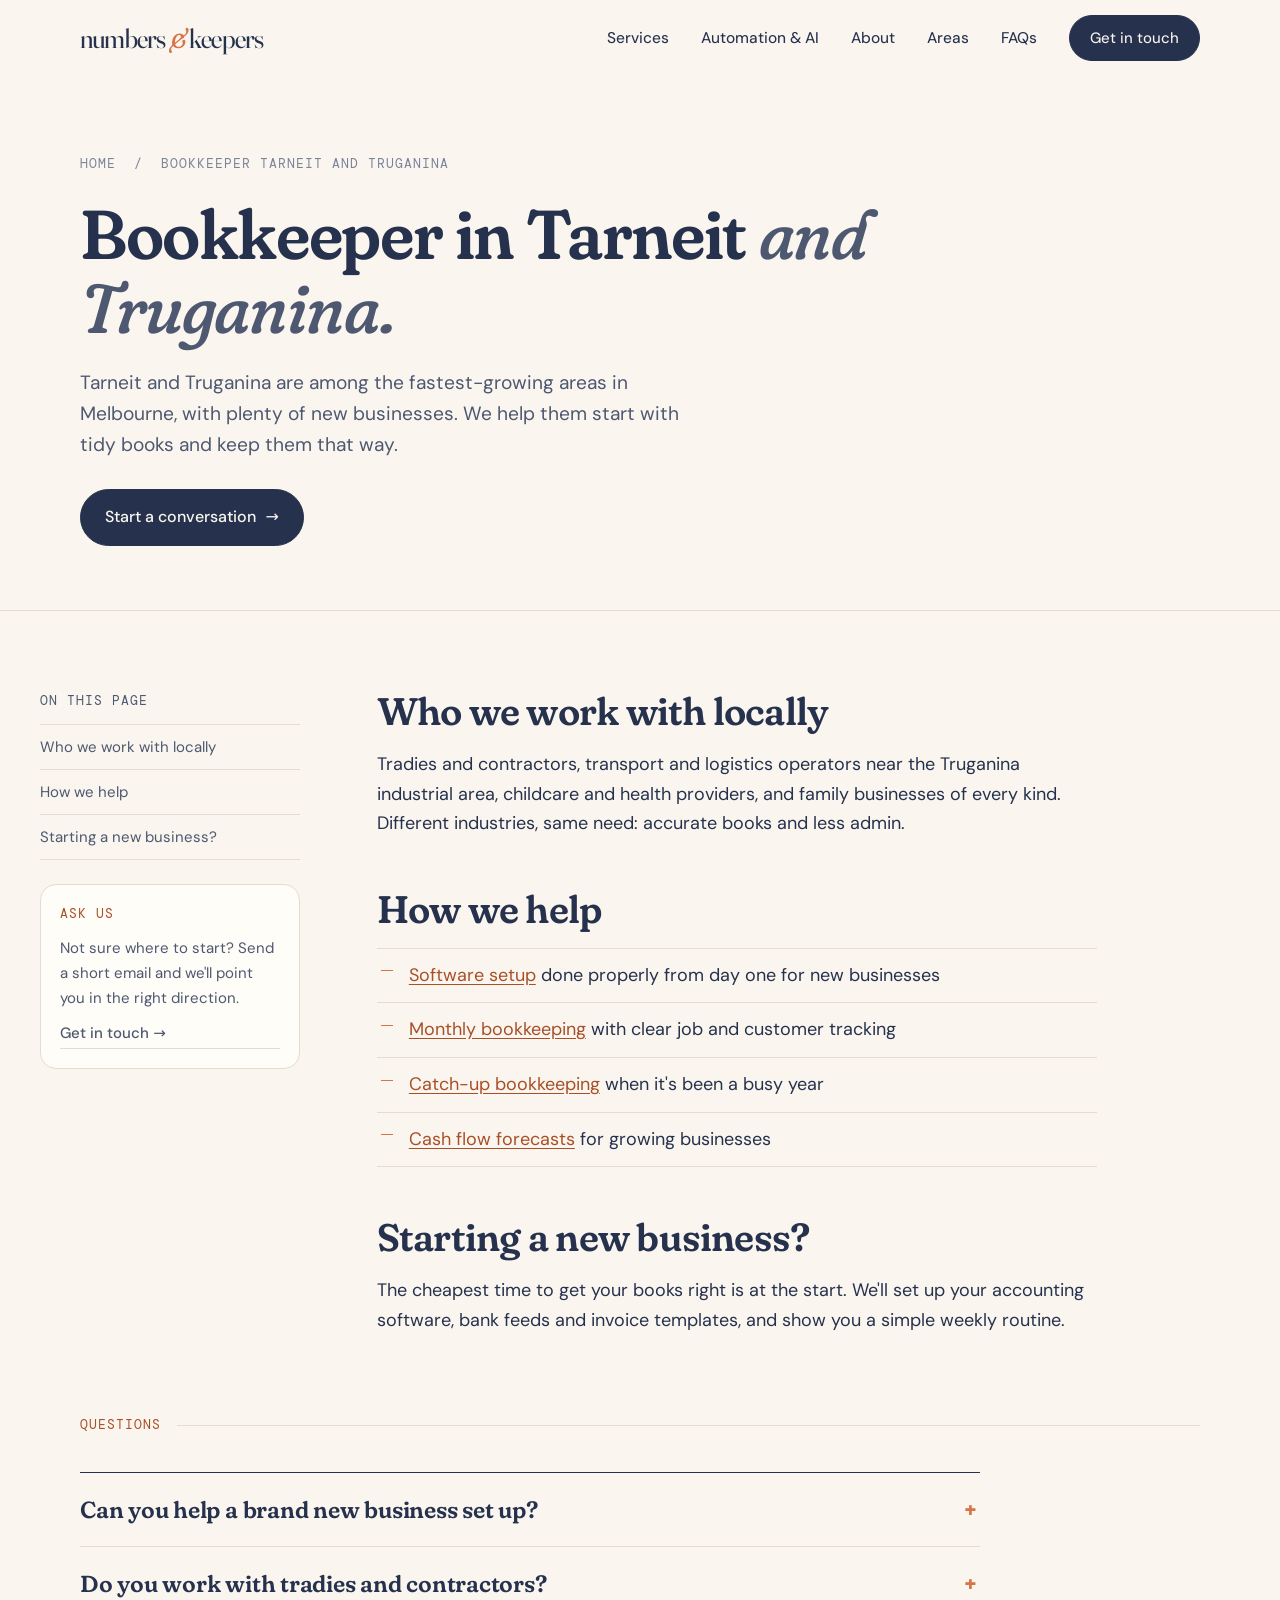
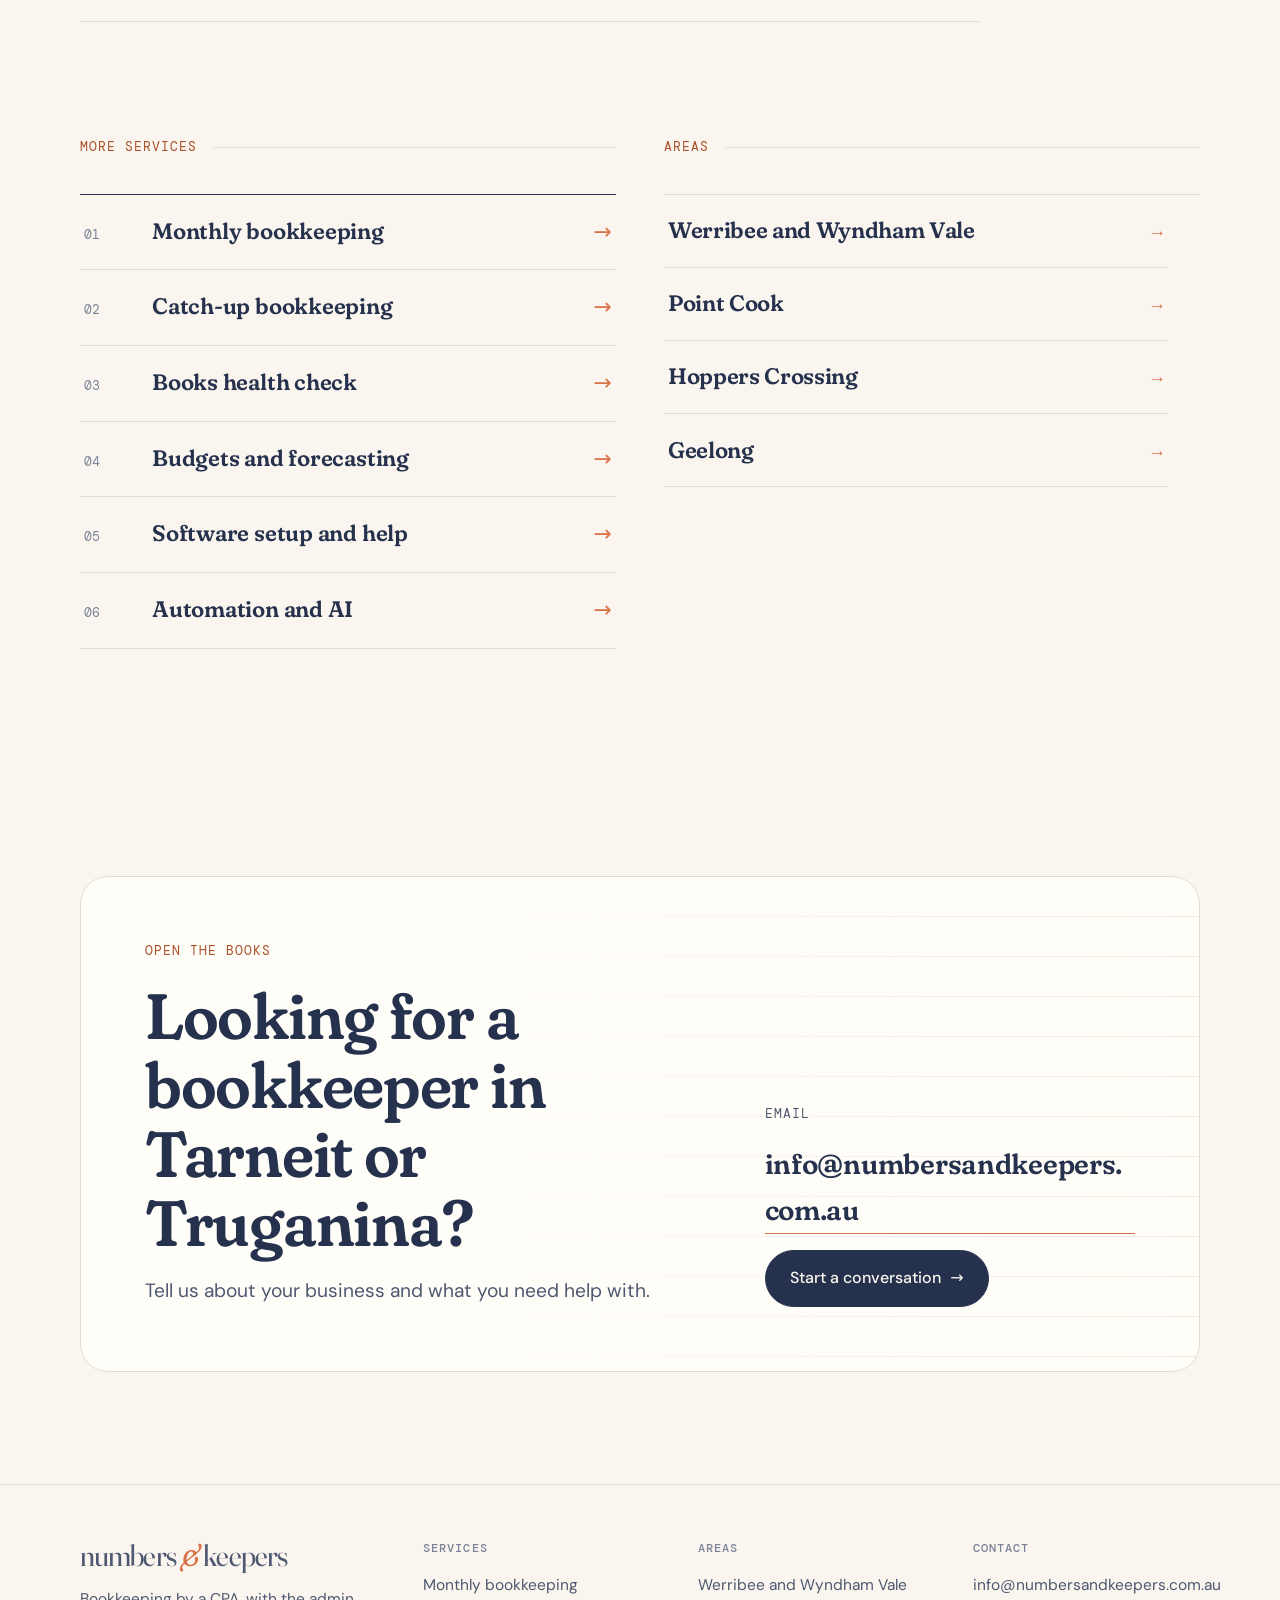
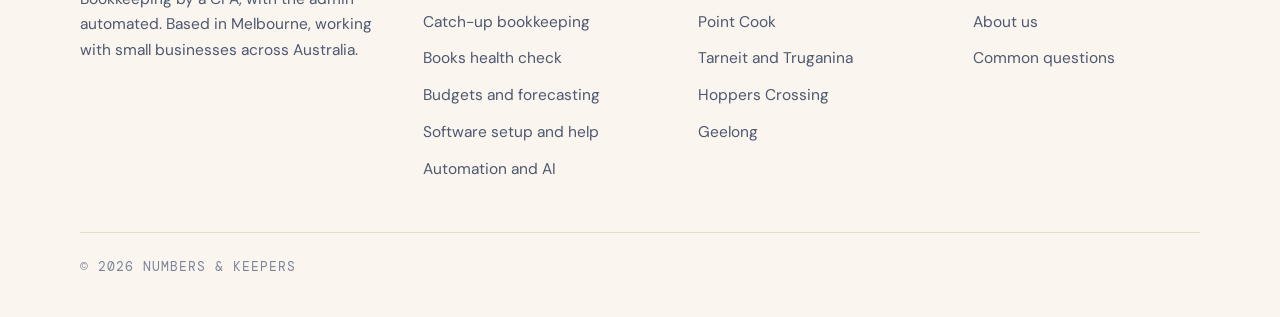
<file: bookkeeper-tarneit.html>
<!doctype html>
<html lang="en-AU">
<head>
<script>document.documentElement.className+=" js"</script>
<meta charset="utf-8">
<meta name="viewport" content="width=device-width, initial-scale=1">
<title>Bookkeeper Tarneit &amp; Truganina | CPA-led Bookkeeping | Numbers &amp; Keepers</title>
<meta name="description" content="CPA-led bookkeeping in Tarneit and Truganina for tradies, contractors, transport and family businesses. Monthly bookkeeping, catch-ups and Xero, MYOB and QuickBooks help.">
<link rel="canonical" href="https://numbersandkeepers.com.au/bookkeeper-tarneit">
<meta name="theme-color" content="#FAF6EF">
<link rel="icon" href="/favicon.svg" type="image/svg+xml">
<link rel="icon" href="/favicon-32.png" sizes="32x32" type="image/png">
<link rel="apple-touch-icon" href="/apple-touch-icon.png">
<meta property="og:type" content="website">
<meta property="og:site_name" content="Numbers &amp; Keepers">
<meta property="og:locale" content="en_AU">
<meta property="og:title" content="Bookkeeper Tarneit &amp; Truganina | CPA-led Bookkeeping | Numbers &amp; Keepers">
<meta property="og:description" content="CPA-led bookkeeping in Tarneit and Truganina for tradies, contractors, transport and family businesses. Monthly bookkeeping, catch-ups and Xero, MYOB and QuickBooks help.">
<meta property="og:url" content="https://numbersandkeepers.com.au/bookkeeper-tarneit">
<meta property="og:image" content="https://numbersandkeepers.com.au/og-image.png">
<meta property="og:image:width" content="1200">
<meta property="og:image:height" content="630">
<meta property="og:image:alt" content="Numbers and Keepers: bookkeeping by a CPA, with the admin automated">
<meta name="twitter:card" content="summary_large_image">
<link rel="preload" href="/fonts/fraunces-normal.woff2" as="font" type="font/woff2" crossorigin>
<link rel="preload" href="/fonts/dm-sans.woff2" as="font" type="font/woff2" crossorigin>
<link rel="stylesheet" href="/site.css">
<script type="application/ld+json">
{
 "@context": "https://schema.org",
 "@type": "AccountingService",
 "@id": "https://numbersandkeepers.com.au/#business",
 "name": "Numbers & Keepers",
 "url": "https://numbersandkeepers.com.au/",
 "email": "info@numbersandkeepers.com.au",
 "description": "Bookkeeping by a CPA, with the admin automated: monthly and catch-up bookkeeping, budgeting, cash flow forecasting and finance automation for small businesses.",
 "image": "https://numbersandkeepers.com.au/og-image.png",
 "logo": "https://numbersandkeepers.com.au/apple-touch-icon.png",
 "areaServed": [
  "Werribee",
  "Wyndham Vale",
  "Tarneit",
  "Point Cook",
  "Hoppers Crossing",
  "Truganina",
  "Geelong",
  "Melbourne",
  "Australia"
 ],
 "knowsAbout": [
  "Bookkeeping",
  "Xero",
  "MYOB",
  "QuickBooks",
  "Sage",
  "SAP",
  "Oracle",
  "Microsoft Excel",
  "Budgeting",
  "Cash flow forecasting",
  "Finance automation",
  "AI for small business"
 ],
 "founder": [
  {
   "@type": "Person",
   "name": "Parul Chawla",
   "jobTitle": "CPA"
  }
 ]
}
</script>
<script type="application/ld+json">
{
 "@context": "https://schema.org",
 "@graph": [
  {
   "@type": "Service",
   "name": "Bookkeeping services in Tarneit and Truganina",
   "serviceType": "Bookkeeping services in Tarneit and Truganina",
   "url": "https://numbersandkeepers.com.au/bookkeeper-tarneit",
   "provider": {
    "@id": "https://numbersandkeepers.com.au/#business"
   },
   "areaServed": [
    "Tarneit",
    "Truganina",
    "Williams Landing"
   ],
   "description": "CPA-led bookkeeping in Tarneit and Truganina for tradies, contractors, transport and family businesses. Monthly bookkeeping, catch-ups and Xero, MYOB and QuickBooks help."
  },
  {
   "@type": "BreadcrumbList",
   "itemListElement": [
    {
     "@type": "ListItem",
     "position": 1,
     "name": "Home",
     "item": "https://numbersandkeepers.com.au/"
    },
    {
     "@type": "ListItem",
     "position": 2,
     "name": "Bookkeeper Tarneit and Truganina",
     "item": "https://numbersandkeepers.com.au/bookkeeper-tarneit"
    }
   ]
  }
 ]
}
</script>
<script type="application/ld+json">
{
 "@context": "https://schema.org",
 "@type": "FAQPage",
 "mainEntity": [
  {
   "@type": "Question",
   "name": "Can you help a brand new business set up?",
   "acceptedAnswer": {
    "@type": "Answer",
    "text": "Yes. We set up your accounting software, chart of accounts, bank feeds and invoice templates, and show you how to keep on top of it."
   }
  },
  {
   "@type": "Question",
   "name": "Do you work with tradies and contractors?",
   "acceptedAnswer": {
    "@type": "Answer",
    "text": "Yes. We help tradies get invoices out on time, keep receipts sorted and see how each job is tracking."
   }
  }
 ]
}
</script>
</head>
<body>
<a class="skip" href="#main">Skip to content</a>
<header class="site">
  <div class="wrap">
    <a class="wordmark" href="/" aria-label="Numbers and Keepers home">numbers <span class="amp">&amp;</span> keepers</a>
    <button class="menu-toggle" type="button" aria-expanded="false" aria-controls="site-nav">Menu</button>
    <nav class="main" id="site-nav" aria-label="Main">
      <ul>
        <li><a href="/#services">Services</a></li>
        <li><a href="/finance-automation-ai">Automation &amp; AI</a></li>
        <li><a href="/#keepers">About</a></li>
        <li><a href="/#areas">Areas</a></li>
        <li><a href="/#faqs">FAQs</a></li>
        <li><a class="btn" href="#contact">Get in touch</a></li>
      </ul>
    </nav>
  </div>
</header>
<main id="main">

<section class="page-hero">
  <div class="wrap">
    <p class="crumbs mono"><a href="/">Home</a> &nbsp;/&nbsp; Bookkeeper Tarneit and Truganina</p>
    <h1>Bookkeeper in Tarneit <em>and Truganina.</em></h1>
    <p class="lede">Tarneit and Truganina are among the fastest-growing areas in Melbourne, with plenty of new businesses. We help them start with tidy books and keep them that way.</p>
    <div class="hero-ctas"><a class="btn" href="#contact">Start a conversation <span class="arrow">&rarr;</span></a></div>
  </div>
</section>

<div class="wrap page-body">
  <aside class="toc">
    <div><p class="mono muted" style="margin-bottom:.8rem">On this page</p><ol>
          <li><a href="#who-we-work-with-locally">Who we work with locally</a></li>
          <li><a href="#how-we-help">How we help</a></li>
          <li><a href="#starting-a-new-business">Starting a new business?</a></li>
    </ol></div>
    <div class="mini"><span class="mono" style="color:var(--clay-text)">Ask us</span><span>Not sure where to start? Send a short email and we'll point you in the right direction.</span><a class="textlink" href="#contact">Get in touch <span class="arrow">&rarr;</span></a></div>
  </aside>
  <div class="prose">
    <h2 id="who-we-work-with-locally">Who we work with locally</h2>
    <p>Tradies and contractors, transport and logistics operators near the Truganina industrial area, childcare and health providers, and family businesses of every kind. Different industries, same need: accurate books and less admin.</p>
    <h2 id="how-we-help">How we help</h2>
    <ul>
      <li><a href="/xero-myob-quickbooks">Software setup</a> done properly from day one for new businesses</li>
      <li><a href="/monthly-bookkeeping">Monthly bookkeeping</a> with clear job and customer tracking</li>
      <li><a href="/catch-up-bookkeeping">Catch-up bookkeeping</a> when it's been a busy year</li>
      <li><a href="/budgeting-cash-flow-forecasting">Cash flow forecasts</a> for growing businesses</li>
    </ul>
    <h2 id="starting-a-new-business">Starting a new business?</h2>
    <p>The cheapest time to get your books right is at the start. We'll set up your accounting software, bank feeds and invoice templates, and show you a simple weekly routine.</p>
  </div>
</div>

<section class="section" style="padding-top:0">
  <div class="wrap">
    <div class="sec-label mono">Questions</div>
    <div class="faqs">
      <details><summary>Can you help a brand new business set up?</summary><p>Yes. We set up your accounting software, chart of accounts, bank feeds and invoice templates, and show you how to keep on top of it.</p></details>
      <details><summary>Do you work with tradies and contractors?</summary><p>Yes. We help tradies get invoices out on time, keep receipts sorted and see how each job is tracking.</p></details>
    </div>
  </div>
</section>

<section class="section" style="padding-top:0">
  <div class="wrap related">
    <div><div class="sec-label mono">More services</div><div class="rows">
      <a class="row" href="/monthly-bookkeeping"><span class="n">01</span><h3>Monthly bookkeeping</h3><p>Reconciliations, bills, invoices and a one-page report you&#x27;ll actually read.</p><span class="arrow">&rarr;</span></a>
      <a class="row" href="/catch-up-bookkeeping"><span class="n">02</span><h3>Catch-up bookkeeping</h3><p>Months or years behind. We clear the backlog and reconcile every account, without judgement.</p><span class="arrow">&rarr;</span></a>
      <a class="row" href="/books-health-check"><span class="n">03</span><h3>Books health check</h3><p>A CPA review of your books: reconciliations checked, gaps and errors found, and a clear fix list.</p><span class="arrow">&rarr;</span></a>
      <a class="row" href="/budgeting-cash-flow-forecasting"><span class="n">04</span><h3>Budgets and forecasting</h3><p>A practical budget, a rolling cash flow forecast and what-if scenarios, so nothing arrives as a surprise.</p><span class="arrow">&rarr;</span></a>
      <a class="row" href="/xero-myob-quickbooks"><span class="n">05</span><h3>Software setup and help</h3><p>Xero, MYOB, QuickBooks and any accounting software. Set up properly, cleaned up, explained.</p><span class="arrow">&rarr;</span></a>
      <a class="row" href="/finance-automation-ai"><span class="n">06</span><h3>Automation and AI</h3><p>We review your setup, optimise what you have and automate the repetitive finance admin.</p><span class="arrow">&rarr;</span></a>
    </div></div>
    <div><div class="sec-label mono">Areas</div><div class="areas" style="grid-template-columns:1fr">
      <a href="/bookkeeper-werribee"><span>Werribee and Wyndham Vale</span><span class="arrow mono">&rarr;</span></a>
      <a href="/bookkeeper-point-cook"><span>Point Cook</span><span class="arrow mono">&rarr;</span></a>
      <a href="/bookkeeper-hoppers-crossing"><span>Hoppers Crossing</span><span class="arrow mono">&rarr;</span></a>
      <a href="/bookkeeper-geelong"><span>Geelong</span><span class="arrow mono">&rarr;</span></a>
    </div></div>
  </div>
</section>

<section id="contact" class="contact">
  <div class="wrap">
    <div class="contact-card rv">
      <div style="display:flex;flex-direction:column;gap:1.2rem">
        <p class="eyebrow">Open the books</p>
        <h2>Looking for a bookkeeper in Tarneit or Truganina?</h2>
        <p class="lede">Tell us about your business and what you need help with.</p>
      </div>
      <div class="contact-side">
        <p class="mono muted">Email</p>
        <a class="email" href="mailto:info@numbersandkeepers.com.au?subject=Bookkeeping%20enquiry">info@numbersandkeepers.com.au</a>
        <a class="btn" href="mailto:info@numbersandkeepers.com.au?subject=Bookkeeping%20enquiry">Start a conversation <span class="arrow">&rarr;</span></a>
      </div>
    </div>
  </div>
</section>

</main>
<footer class="site">
  <div class="wrap">
    <div class="foot">
      <div><a class="wordmark" href="/" aria-label="Numbers and Keepers home">numbers <span class="amp">&amp;</span> keepers</a><p>Bookkeeping by a CPA, with the admin automated. Based in Melbourne, working with small businesses across Australia.</p></div>
      <div><h3>Services</h3><ul>
          <li><a href="/monthly-bookkeeping">Monthly bookkeeping</a></li>
          <li><a href="/catch-up-bookkeeping">Catch-up bookkeeping</a></li>
          <li><a href="/books-health-check">Books health check</a></li>
          <li><a href="/budgeting-cash-flow-forecasting">Budgets and forecasting</a></li>
          <li><a href="/xero-myob-quickbooks">Software setup and help</a></li>
          <li><a href="/finance-automation-ai">Automation and AI</a></li>
      </ul></div>
      <div><h3>Areas</h3><ul>
          <li><a href="/bookkeeper-werribee">Werribee and Wyndham Vale</a></li>
          <li><a href="/bookkeeper-point-cook">Point Cook</a></li>
          <li><a href="/bookkeeper-tarneit">Tarneit and Truganina</a></li>
          <li><a href="/bookkeeper-hoppers-crossing">Hoppers Crossing</a></li>
          <li><a href="/bookkeeper-geelong">Geelong</a></li>
      </ul></div>
      <div><h3>Contact</h3><ul>
          <li><a href="mailto:info@numbersandkeepers.com.au">info@numbersandkeepers.com.au</a></li>
          <li><a href="/#keepers">About us</a></li>
          <li><a href="/#faqs">Common questions</a></li>
      </ul></div>
    </div>
    <div class="legal mono"><span>&copy; <span id="year">2026</span> Numbers &amp; Keepers</span></div>
  </div>
</footer>
<script>
(function(){
  var h=document.querySelector('header.site');
  var onS=function(){h.classList.toggle('scrolled',window.scrollY>8)};onS();window.addEventListener('scroll',onS,{passive:true});
  var b=document.querySelector('.menu-toggle'),n=document.getElementById('site-nav');
  b.addEventListener('click',function(){var o=n.classList.toggle('open');b.setAttribute('aria-expanded',o);b.textContent=o?'Close':'Menu';});
  n.addEventListener('click',function(e){if(e.target.closest('a')&&n.classList.contains('open')){n.classList.remove('open');b.setAttribute('aria-expanded','false');b.textContent='Menu';}});
  var y=document.getElementById('year');if(y)y.textContent=new Date().getFullYear();
  var rm=window.matchMedia('(prefers-reduced-motion: reduce)').matches;
  var els=document.querySelectorAll('.rv');
  if(rm||!('IntersectionObserver' in window)){els.forEach(function(e){e.classList.add('in')})}
  else{var io=new IntersectionObserver(function(es){es.forEach(function(e){if(e.isIntersecting){e.target.classList.add('in');io.unobserve(e.target)}})},{rootMargin:'0px 0px -8% 0px'});els.forEach(function(e){io.observe(e)})}
  var led=document.querySelector('.ledger');
  if(led){
    var rows=[].slice.call(led.querySelectorAll('li')),out=led.querySelector('.diff b'),cnt=led.querySelector('.count');
    var total=rows.reduce(function(s,r){return s+Math.abs(parseFloat(r.dataset.v))},0);
    var fmt=function(v){return '$'+v.toLocaleString('en-AU',{minimumFractionDigits:2,maximumFractionDigits:2})};
    var run=function(){
      led.classList.remove('reconciled');rows.forEach(function(r){r.classList.remove('done');r.querySelector('.s').textContent='To match'});
      var left=total;out.textContent=fmt(left);cnt.textContent=rows.length;
      if(rm){rows.forEach(function(r){r.classList.add('done');r.querySelector('.s').textContent='Matched'});out.textContent=fmt(0);cnt.textContent=0;led.classList.add('reconciled');return}
      rows.forEach(function(r,i){setTimeout(function(){r.classList.add('done');r.querySelector('.s').textContent='Matched';left-=Math.abs(parseFloat(r.dataset.v));out.textContent=fmt(Math.max(left,0));cnt.textContent=rows.length-i-1;
        if(i===rows.length-1)setTimeout(function(){led.classList.add('reconciled')},350)},900+i*700)});
    };
    var started=false;
    var lio=new IntersectionObserver(function(es){if(es[0].isIntersecting&&!started){started=true;run()}},{threshold:.4});lio.observe(led);
    var rb=document.querySelector('.replay');if(rb)rb.addEventListener('click',run);
  }
})();
</script>
</body>
</html>
</file>
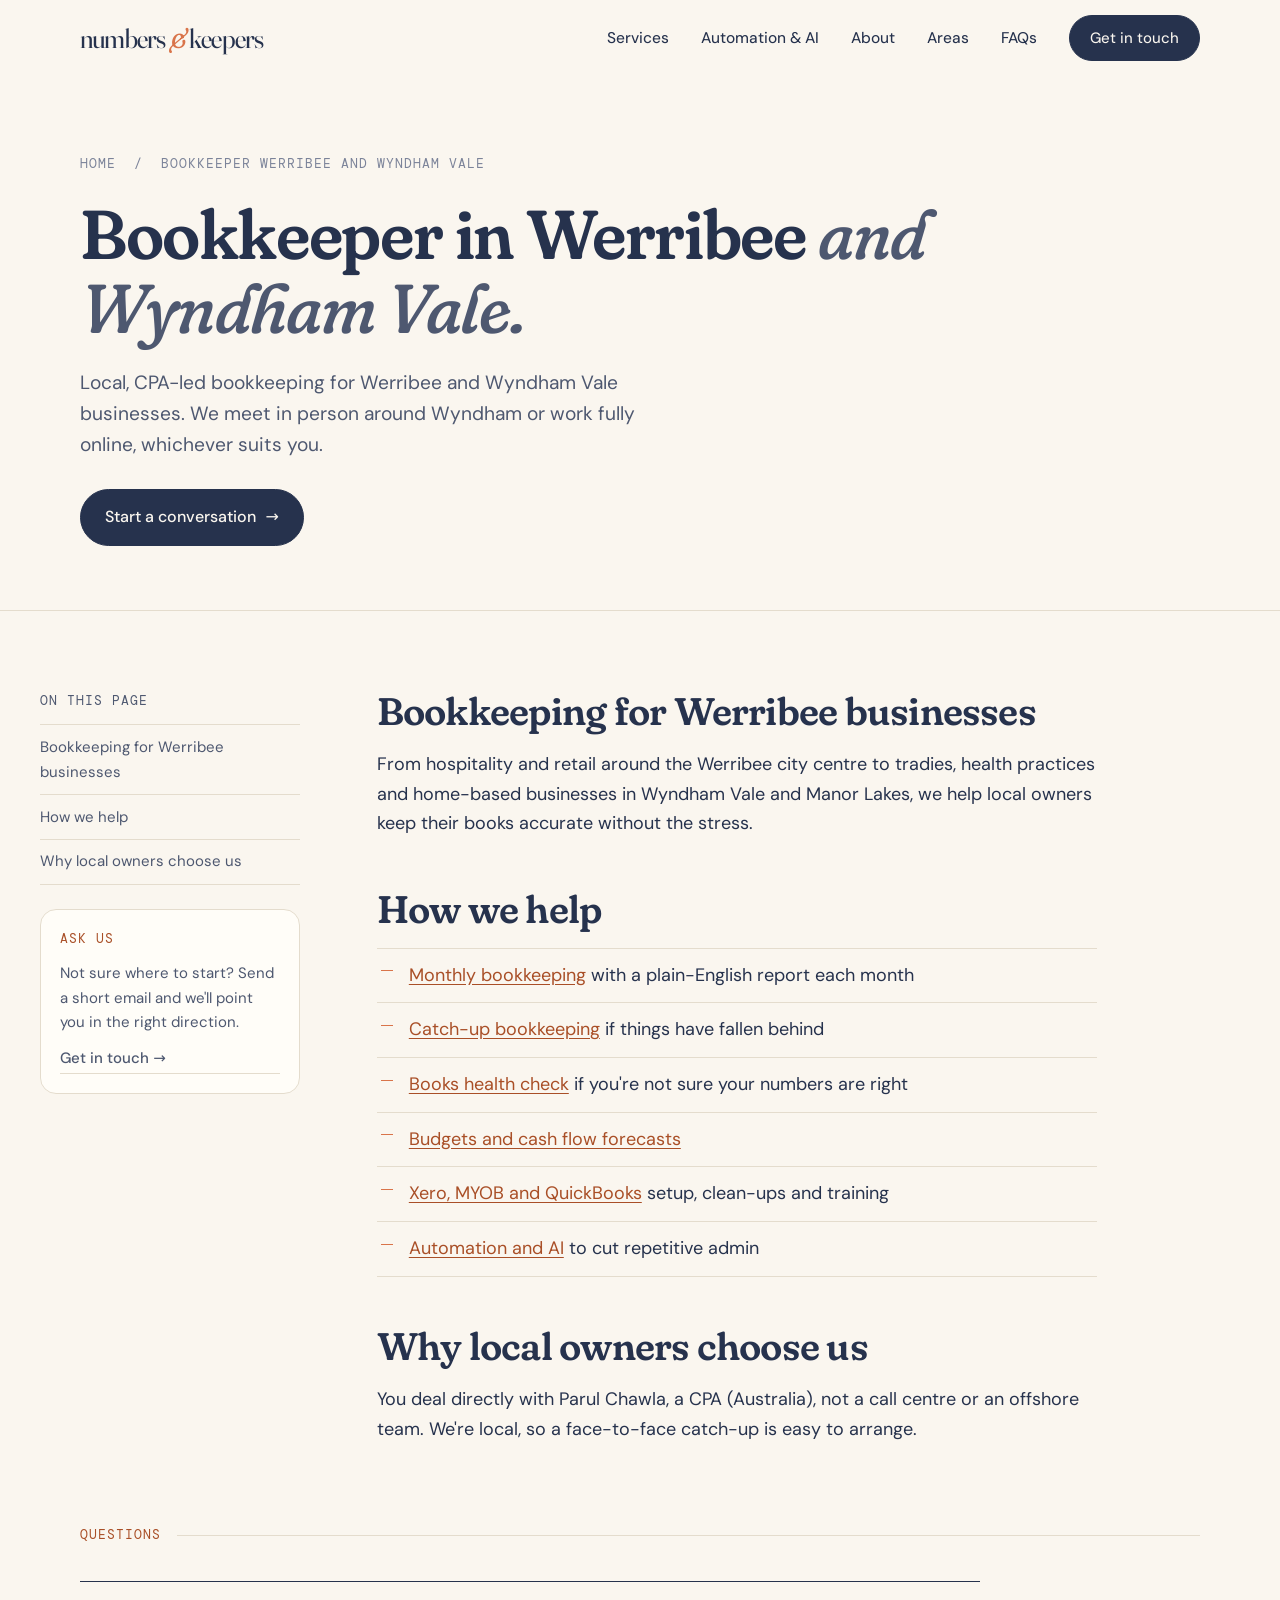
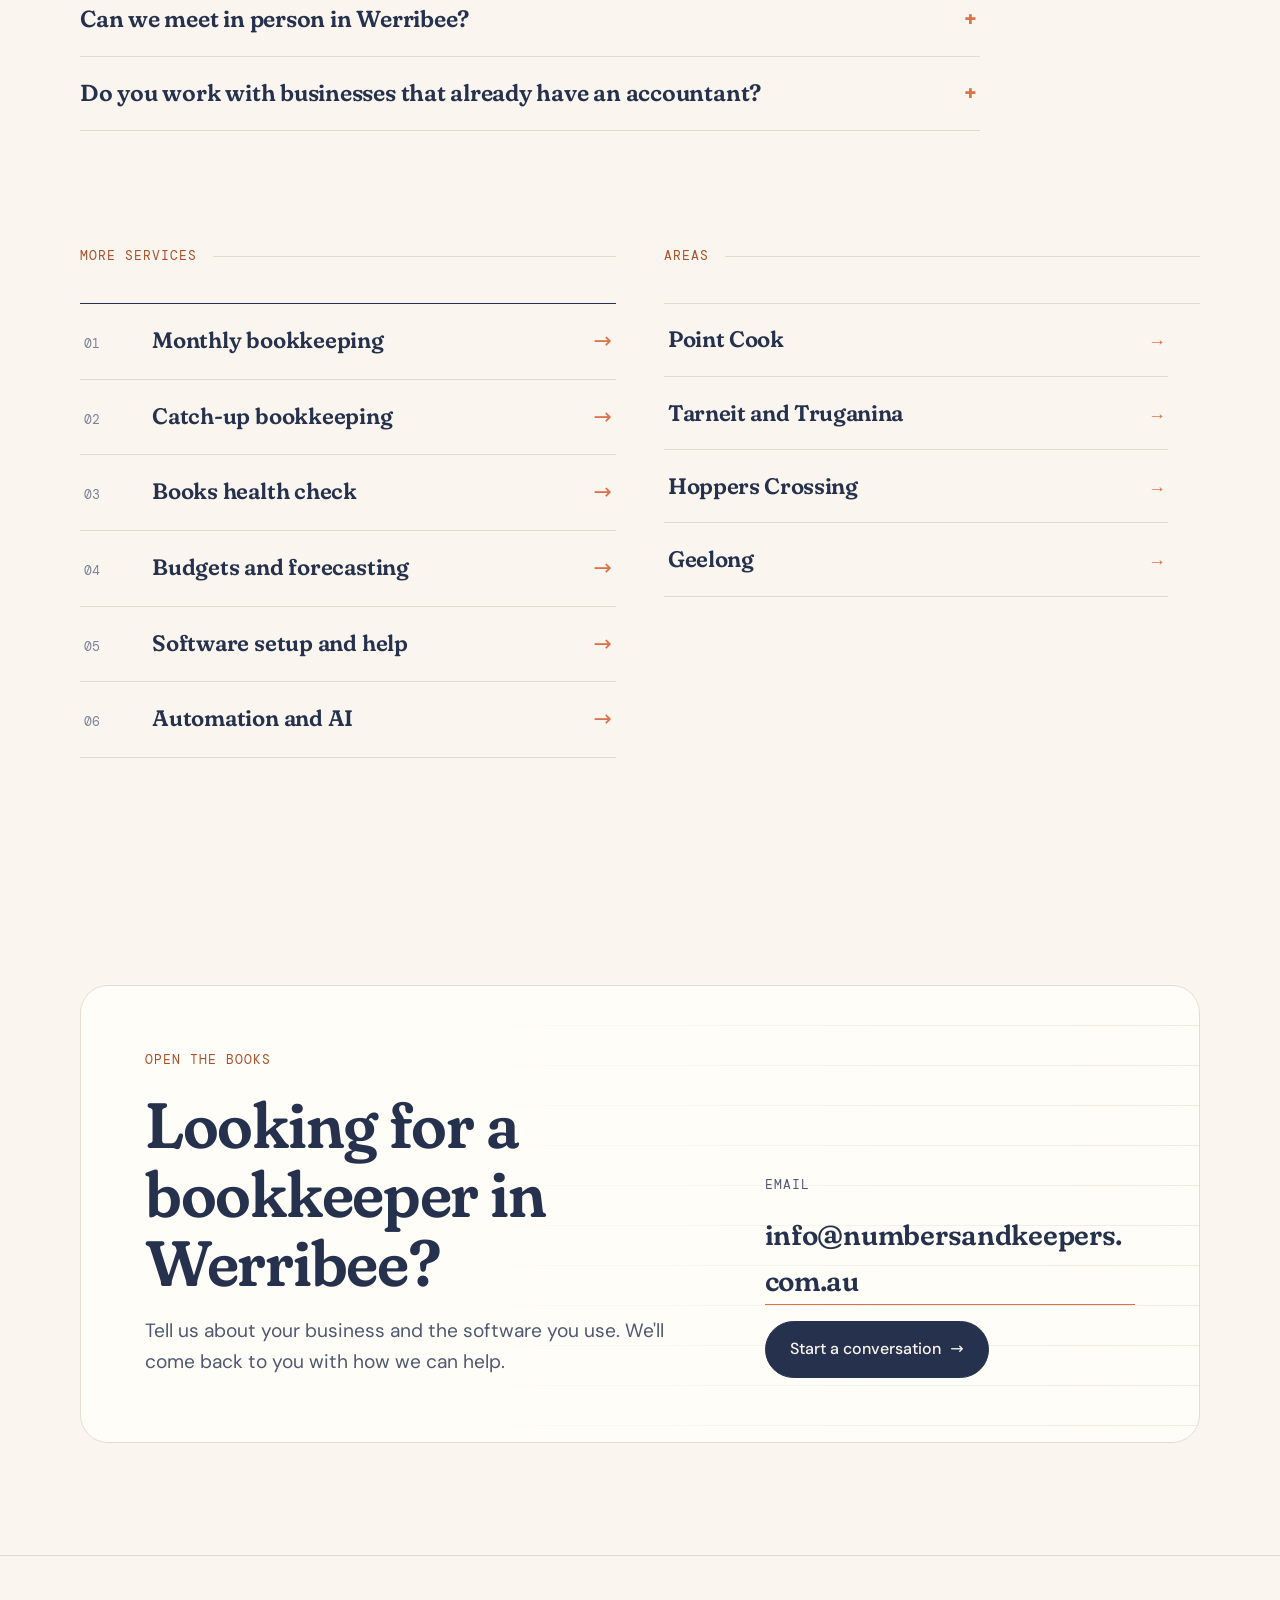
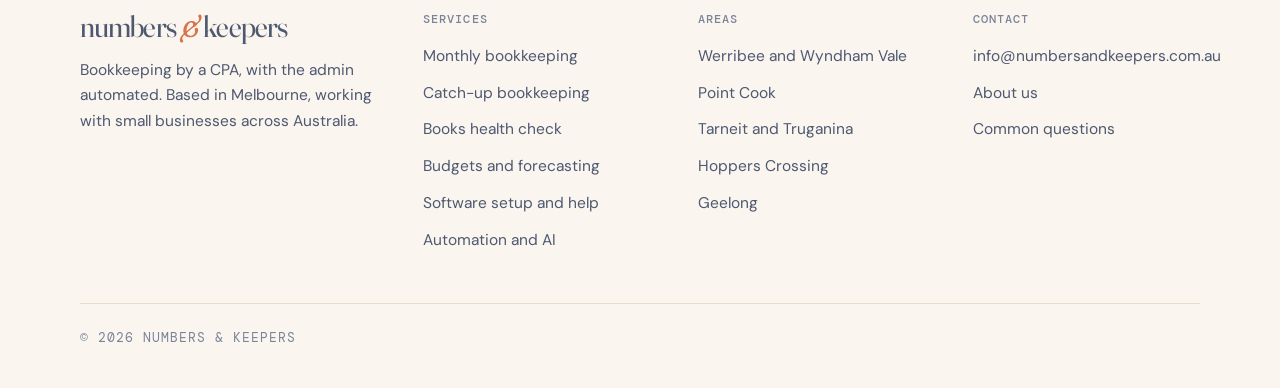
<file: bookkeeper-werribee.html>
<!doctype html>
<html lang="en-AU">
<head>
<script>document.documentElement.className+=" js"</script>
<meta charset="utf-8">
<meta name="viewport" content="width=device-width, initial-scale=1">
<title>Bookkeeper Werribee &amp; Wyndham Vale | CPA-led Bookkeeping | Numbers &amp; Keepers</title>
<meta name="description" content="Local CPA-led bookkeeping in Werribee and Wyndham Vale. Monthly bookkeeping, catch-ups, budgeting and Xero, MYOB and QuickBooks help for small businesses.">
<link rel="canonical" href="https://numbersandkeepers.com.au/bookkeeper-werribee">
<meta name="theme-color" content="#FAF6EF">
<link rel="icon" href="/favicon.svg" type="image/svg+xml">
<link rel="icon" href="/favicon-32.png" sizes="32x32" type="image/png">
<link rel="apple-touch-icon" href="/apple-touch-icon.png">
<meta property="og:type" content="website">
<meta property="og:site_name" content="Numbers &amp; Keepers">
<meta property="og:locale" content="en_AU">
<meta property="og:title" content="Bookkeeper Werribee &amp; Wyndham Vale | CPA-led Bookkeeping | Numbers &amp; Keepers">
<meta property="og:description" content="Local CPA-led bookkeeping in Werribee and Wyndham Vale. Monthly bookkeeping, catch-ups, budgeting and Xero, MYOB and QuickBooks help for small businesses.">
<meta property="og:url" content="https://numbersandkeepers.com.au/bookkeeper-werribee">
<meta property="og:image" content="https://numbersandkeepers.com.au/og-image.png">
<meta property="og:image:width" content="1200">
<meta property="og:image:height" content="630">
<meta property="og:image:alt" content="Numbers and Keepers: bookkeeping by a CPA, with the admin automated">
<meta name="twitter:card" content="summary_large_image">
<link rel="preload" href="/fonts/fraunces-normal.woff2" as="font" type="font/woff2" crossorigin>
<link rel="preload" href="/fonts/dm-sans.woff2" as="font" type="font/woff2" crossorigin>
<link rel="stylesheet" href="/site.css">
<script type="application/ld+json">
{
 "@context": "https://schema.org",
 "@type": "AccountingService",
 "@id": "https://numbersandkeepers.com.au/#business",
 "name": "Numbers & Keepers",
 "url": "https://numbersandkeepers.com.au/",
 "email": "info@numbersandkeepers.com.au",
 "description": "Bookkeeping by a CPA, with the admin automated: monthly and catch-up bookkeeping, budgeting, cash flow forecasting and finance automation for small businesses.",
 "image": "https://numbersandkeepers.com.au/og-image.png",
 "logo": "https://numbersandkeepers.com.au/apple-touch-icon.png",
 "areaServed": [
  "Werribee",
  "Wyndham Vale",
  "Tarneit",
  "Point Cook",
  "Hoppers Crossing",
  "Truganina",
  "Geelong",
  "Melbourne",
  "Australia"
 ],
 "knowsAbout": [
  "Bookkeeping",
  "Xero",
  "MYOB",
  "QuickBooks",
  "Sage",
  "SAP",
  "Oracle",
  "Microsoft Excel",
  "Budgeting",
  "Cash flow forecasting",
  "Finance automation",
  "AI for small business"
 ],
 "founder": [
  {
   "@type": "Person",
   "name": "Parul Chawla",
   "jobTitle": "CPA"
  }
 ]
}
</script>
<script type="application/ld+json">
{
 "@context": "https://schema.org",
 "@graph": [
  {
   "@type": "Service",
   "name": "Bookkeeping services in Werribee and Wyndham Vale",
   "serviceType": "Bookkeeping services in Werribee and Wyndham Vale",
   "url": "https://numbersandkeepers.com.au/bookkeeper-werribee",
   "provider": {
    "@id": "https://numbersandkeepers.com.au/#business"
   },
   "areaServed": [
    "Werribee",
    "Wyndham Vale",
    "Werribee South",
    "Manor Lakes"
   ],
   "description": "Local CPA-led bookkeeping in Werribee and Wyndham Vale. Monthly bookkeeping, catch-ups, budgeting and Xero, MYOB and QuickBooks help for small businesses."
  },
  {
   "@type": "BreadcrumbList",
   "itemListElement": [
    {
     "@type": "ListItem",
     "position": 1,
     "name": "Home",
     "item": "https://numbersandkeepers.com.au/"
    },
    {
     "@type": "ListItem",
     "position": 2,
     "name": "Bookkeeper Werribee and Wyndham Vale",
     "item": "https://numbersandkeepers.com.au/bookkeeper-werribee"
    }
   ]
  }
 ]
}
</script>
<script type="application/ld+json">
{
 "@context": "https://schema.org",
 "@type": "FAQPage",
 "mainEntity": [
  {
   "@type": "Question",
   "name": "Can we meet in person in Werribee?",
   "acceptedAnswer": {
    "@type": "Answer",
    "text": "Yes. We can meet at your business or a local cafe around Werribee and Wyndham Vale, or work fully online if you prefer."
   }
  },
  {
   "@type": "Question",
   "name": "Do you work with businesses that already have an accountant?",
   "acceptedAnswer": {
    "@type": "Answer",
    "text": "Yes. Most of our clients have an accountant or tax agent. We keep the books clean during the year so their work is quicker."
   }
  }
 ]
}
</script>
</head>
<body>
<a class="skip" href="#main">Skip to content</a>
<header class="site">
  <div class="wrap">
    <a class="wordmark" href="/" aria-label="Numbers and Keepers home">numbers <span class="amp">&amp;</span> keepers</a>
    <button class="menu-toggle" type="button" aria-expanded="false" aria-controls="site-nav">Menu</button>
    <nav class="main" id="site-nav" aria-label="Main">
      <ul>
        <li><a href="/#services">Services</a></li>
        <li><a href="/finance-automation-ai">Automation &amp; AI</a></li>
        <li><a href="/#keepers">About</a></li>
        <li><a href="/#areas">Areas</a></li>
        <li><a href="/#faqs">FAQs</a></li>
        <li><a class="btn" href="#contact">Get in touch</a></li>
      </ul>
    </nav>
  </div>
</header>
<main id="main">

<section class="page-hero">
  <div class="wrap">
    <p class="crumbs mono"><a href="/">Home</a> &nbsp;/&nbsp; Bookkeeper Werribee and Wyndham Vale</p>
    <h1>Bookkeeper in Werribee <em>and Wyndham Vale.</em></h1>
    <p class="lede">Local, CPA-led bookkeeping for Werribee and Wyndham Vale businesses. We meet in person around Wyndham or work fully online, whichever suits you.</p>
    <div class="hero-ctas"><a class="btn" href="#contact">Start a conversation <span class="arrow">&rarr;</span></a></div>
  </div>
</section>

<div class="wrap page-body">
  <aside class="toc">
    <div><p class="mono muted" style="margin-bottom:.8rem">On this page</p><ol>
          <li><a href="#bookkeeping-for-werribee-businesses">Bookkeeping for Werribee businesses</a></li>
          <li><a href="#how-we-help">How we help</a></li>
          <li><a href="#why-local-owners-choose-us">Why local owners choose us</a></li>
    </ol></div>
    <div class="mini"><span class="mono" style="color:var(--clay-text)">Ask us</span><span>Not sure where to start? Send a short email and we'll point you in the right direction.</span><a class="textlink" href="#contact">Get in touch <span class="arrow">&rarr;</span></a></div>
  </aside>
  <div class="prose">
    <h2 id="bookkeeping-for-werribee-businesses">Bookkeeping for Werribee businesses</h2>
    <p>From hospitality and retail around the Werribee city centre to tradies, health practices and home-based businesses in Wyndham Vale and Manor Lakes, we help local owners keep their books accurate without the stress.</p>
    <h2 id="how-we-help">How we help</h2>
    <ul>
      <li><a href="/monthly-bookkeeping">Monthly bookkeeping</a> with a plain-English report each month</li>
      <li><a href="/catch-up-bookkeeping">Catch-up bookkeeping</a> if things have fallen behind</li>
      <li><a href="/books-health-check">Books health check</a> if you're not sure your numbers are right</li>
      <li><a href="/budgeting-cash-flow-forecasting">Budgets and cash flow forecasts</a></li>
      <li><a href="/xero-myob-quickbooks">Xero, MYOB and QuickBooks</a> setup, clean-ups and training</li>
      <li><a href="/finance-automation-ai">Automation and AI</a> to cut repetitive admin</li>
    </ul>
    <h2 id="why-local-owners-choose-us">Why local owners choose us</h2>
    <p>You deal directly with Parul Chawla, a CPA (Australia), not a call centre or an offshore team. We're local, so a face-to-face catch-up is easy to arrange.</p>
  </div>
</div>

<section class="section" style="padding-top:0">
  <div class="wrap">
    <div class="sec-label mono">Questions</div>
    <div class="faqs">
      <details><summary>Can we meet in person in Werribee?</summary><p>Yes. We can meet at your business or a local cafe around Werribee and Wyndham Vale, or work fully online if you prefer.</p></details>
      <details><summary>Do you work with businesses that already have an accountant?</summary><p>Yes. Most of our clients have an accountant or tax agent. We keep the books clean during the year so their work is quicker.</p></details>
    </div>
  </div>
</section>

<section class="section" style="padding-top:0">
  <div class="wrap related">
    <div><div class="sec-label mono">More services</div><div class="rows">
      <a class="row" href="/monthly-bookkeeping"><span class="n">01</span><h3>Monthly bookkeeping</h3><p>Reconciliations, bills, invoices and a one-page report you&#x27;ll actually read.</p><span class="arrow">&rarr;</span></a>
      <a class="row" href="/catch-up-bookkeeping"><span class="n">02</span><h3>Catch-up bookkeeping</h3><p>Months or years behind. We clear the backlog and reconcile every account, without judgement.</p><span class="arrow">&rarr;</span></a>
      <a class="row" href="/books-health-check"><span class="n">03</span><h3>Books health check</h3><p>A CPA review of your books: reconciliations checked, gaps and errors found, and a clear fix list.</p><span class="arrow">&rarr;</span></a>
      <a class="row" href="/budgeting-cash-flow-forecasting"><span class="n">04</span><h3>Budgets and forecasting</h3><p>A practical budget, a rolling cash flow forecast and what-if scenarios, so nothing arrives as a surprise.</p><span class="arrow">&rarr;</span></a>
      <a class="row" href="/xero-myob-quickbooks"><span class="n">05</span><h3>Software setup and help</h3><p>Xero, MYOB, QuickBooks and any accounting software. Set up properly, cleaned up, explained.</p><span class="arrow">&rarr;</span></a>
      <a class="row" href="/finance-automation-ai"><span class="n">06</span><h3>Automation and AI</h3><p>We review your setup, optimise what you have and automate the repetitive finance admin.</p><span class="arrow">&rarr;</span></a>
    </div></div>
    <div><div class="sec-label mono">Areas</div><div class="areas" style="grid-template-columns:1fr">
      <a href="/bookkeeper-point-cook"><span>Point Cook</span><span class="arrow mono">&rarr;</span></a>
      <a href="/bookkeeper-tarneit"><span>Tarneit and Truganina</span><span class="arrow mono">&rarr;</span></a>
      <a href="/bookkeeper-hoppers-crossing"><span>Hoppers Crossing</span><span class="arrow mono">&rarr;</span></a>
      <a href="/bookkeeper-geelong"><span>Geelong</span><span class="arrow mono">&rarr;</span></a>
    </div></div>
  </div>
</section>

<section id="contact" class="contact">
  <div class="wrap">
    <div class="contact-card rv">
      <div style="display:flex;flex-direction:column;gap:1.2rem">
        <p class="eyebrow">Open the books</p>
        <h2>Looking for a bookkeeper in Werribee?</h2>
        <p class="lede">Tell us about your business and the software you use. We'll come back to you with how we can help.</p>
      </div>
      <div class="contact-side">
        <p class="mono muted">Email</p>
        <a class="email" href="mailto:info@numbersandkeepers.com.au?subject=Bookkeeping%20enquiry">info@numbersandkeepers.com.au</a>
        <a class="btn" href="mailto:info@numbersandkeepers.com.au?subject=Bookkeeping%20enquiry">Start a conversation <span class="arrow">&rarr;</span></a>
      </div>
    </div>
  </div>
</section>

</main>
<footer class="site">
  <div class="wrap">
    <div class="foot">
      <div><a class="wordmark" href="/" aria-label="Numbers and Keepers home">numbers <span class="amp">&amp;</span> keepers</a><p>Bookkeeping by a CPA, with the admin automated. Based in Melbourne, working with small businesses across Australia.</p></div>
      <div><h3>Services</h3><ul>
          <li><a href="/monthly-bookkeeping">Monthly bookkeeping</a></li>
          <li><a href="/catch-up-bookkeeping">Catch-up bookkeeping</a></li>
          <li><a href="/books-health-check">Books health check</a></li>
          <li><a href="/budgeting-cash-flow-forecasting">Budgets and forecasting</a></li>
          <li><a href="/xero-myob-quickbooks">Software setup and help</a></li>
          <li><a href="/finance-automation-ai">Automation and AI</a></li>
      </ul></div>
      <div><h3>Areas</h3><ul>
          <li><a href="/bookkeeper-werribee">Werribee and Wyndham Vale</a></li>
          <li><a href="/bookkeeper-point-cook">Point Cook</a></li>
          <li><a href="/bookkeeper-tarneit">Tarneit and Truganina</a></li>
          <li><a href="/bookkeeper-hoppers-crossing">Hoppers Crossing</a></li>
          <li><a href="/bookkeeper-geelong">Geelong</a></li>
      </ul></div>
      <div><h3>Contact</h3><ul>
          <li><a href="mailto:info@numbersandkeepers.com.au">info@numbersandkeepers.com.au</a></li>
          <li><a href="/#keepers">About us</a></li>
          <li><a href="/#faqs">Common questions</a></li>
      </ul></div>
    </div>
    <div class="legal mono"><span>&copy; <span id="year">2026</span> Numbers &amp; Keepers</span></div>
  </div>
</footer>
<script>
(function(){
  var h=document.querySelector('header.site');
  var onS=function(){h.classList.toggle('scrolled',window.scrollY>8)};onS();window.addEventListener('scroll',onS,{passive:true});
  var b=document.querySelector('.menu-toggle'),n=document.getElementById('site-nav');
  b.addEventListener('click',function(){var o=n.classList.toggle('open');b.setAttribute('aria-expanded',o);b.textContent=o?'Close':'Menu';});
  n.addEventListener('click',function(e){if(e.target.closest('a')&&n.classList.contains('open')){n.classList.remove('open');b.setAttribute('aria-expanded','false');b.textContent='Menu';}});
  var y=document.getElementById('year');if(y)y.textContent=new Date().getFullYear();
  var rm=window.matchMedia('(prefers-reduced-motion: reduce)').matches;
  var els=document.querySelectorAll('.rv');
  if(rm||!('IntersectionObserver' in window)){els.forEach(function(e){e.classList.add('in')})}
  else{var io=new IntersectionObserver(function(es){es.forEach(function(e){if(e.isIntersecting){e.target.classList.add('in');io.unobserve(e.target)}})},{rootMargin:'0px 0px -8% 0px'});els.forEach(function(e){io.observe(e)})}
  var led=document.querySelector('.ledger');
  if(led){
    var rows=[].slice.call(led.querySelectorAll('li')),out=led.querySelector('.diff b'),cnt=led.querySelector('.count');
    var total=rows.reduce(function(s,r){return s+Math.abs(parseFloat(r.dataset.v))},0);
    var fmt=function(v){return '$'+v.toLocaleString('en-AU',{minimumFractionDigits:2,maximumFractionDigits:2})};
    var run=function(){
      led.classList.remove('reconciled');rows.forEach(function(r){r.classList.remove('done');r.querySelector('.s').textContent='To match'});
      var left=total;out.textContent=fmt(left);cnt.textContent=rows.length;
      if(rm){rows.forEach(function(r){r.classList.add('done');r.querySelector('.s').textContent='Matched'});out.textContent=fmt(0);cnt.textContent=0;led.classList.add('reconciled');return}
      rows.forEach(function(r,i){setTimeout(function(){r.classList.add('done');r.querySelector('.s').textContent='Matched';left-=Math.abs(parseFloat(r.dataset.v));out.textContent=fmt(Math.max(left,0));cnt.textContent=rows.length-i-1;
        if(i===rows.length-1)setTimeout(function(){led.classList.add('reconciled')},350)},900+i*700)});
    };
    var started=false;
    var lio=new IntersectionObserver(function(es){if(es[0].isIntersecting&&!started){started=true;run()}},{threshold:.4});lio.observe(led);
    var rb=document.querySelector('.replay');if(rb)rb.addEventListener('click',run);
  }
})();
</script>
</body>
</html>
</file>
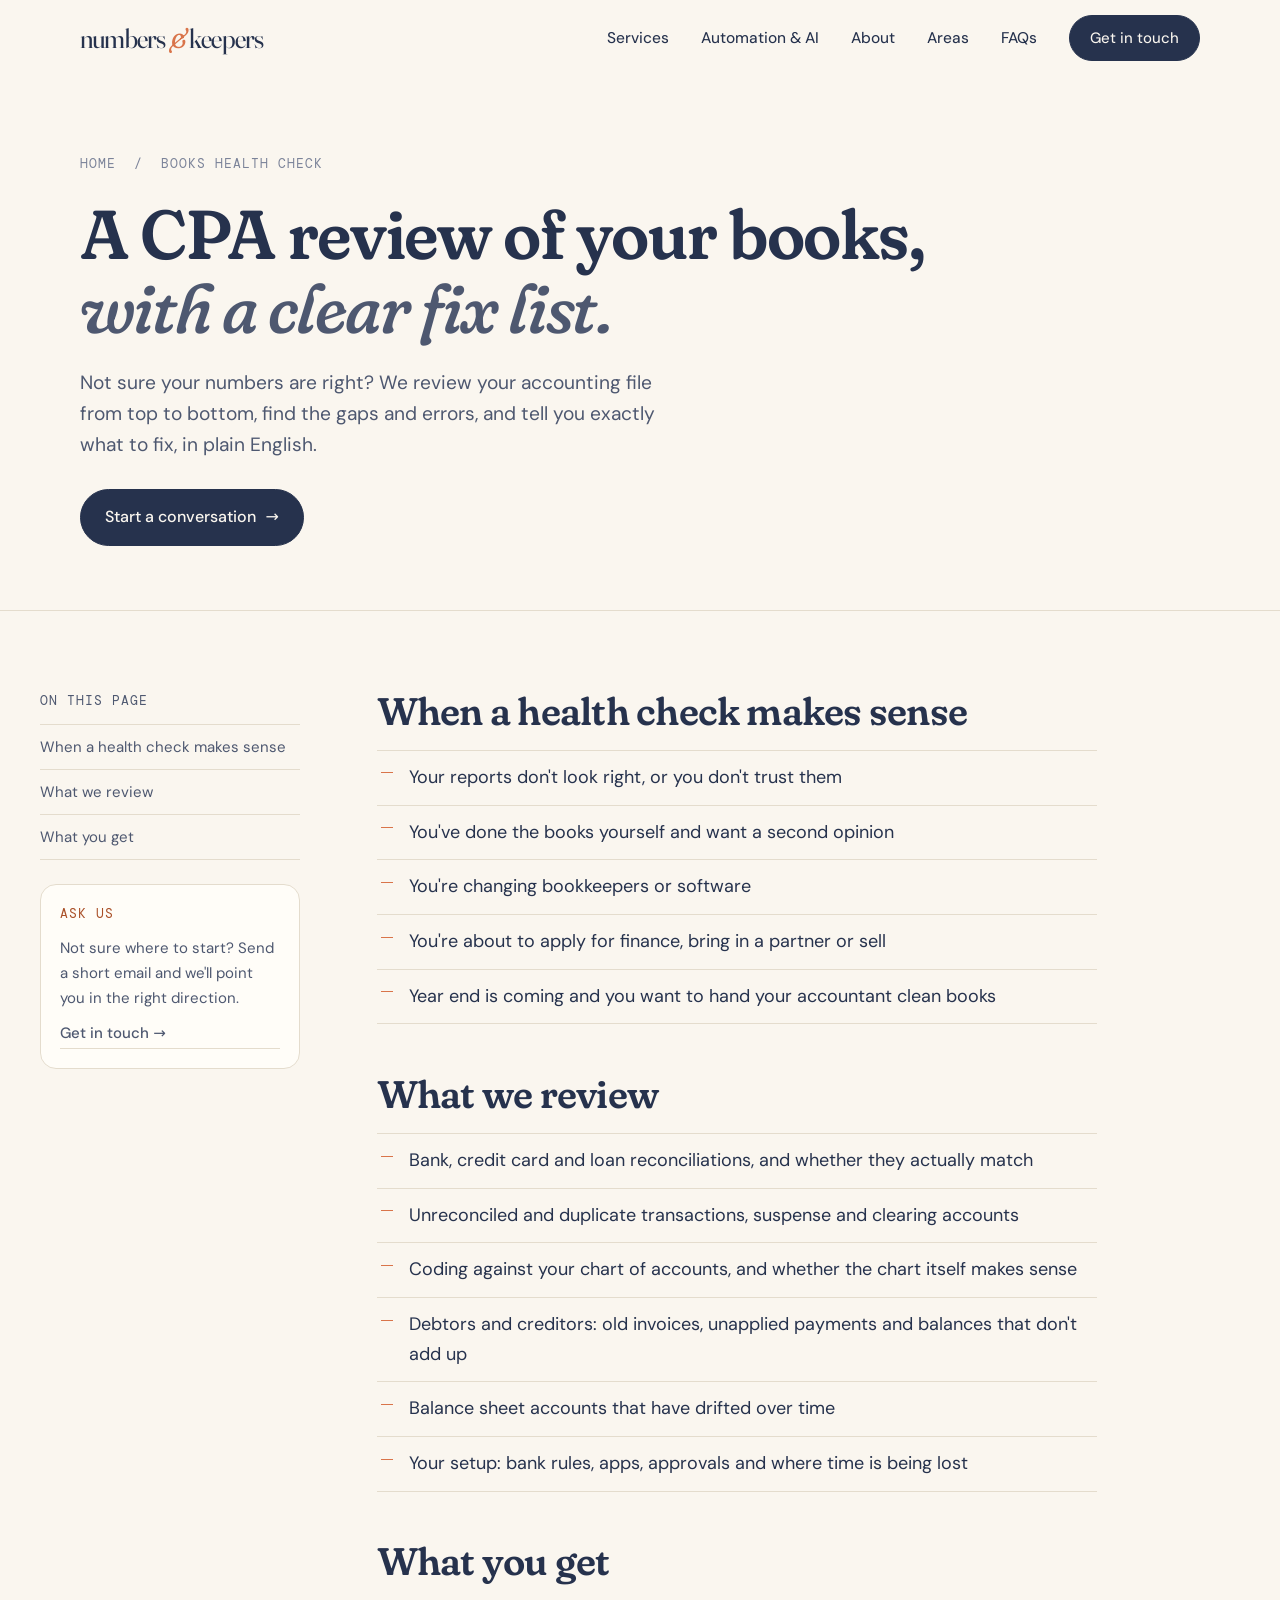
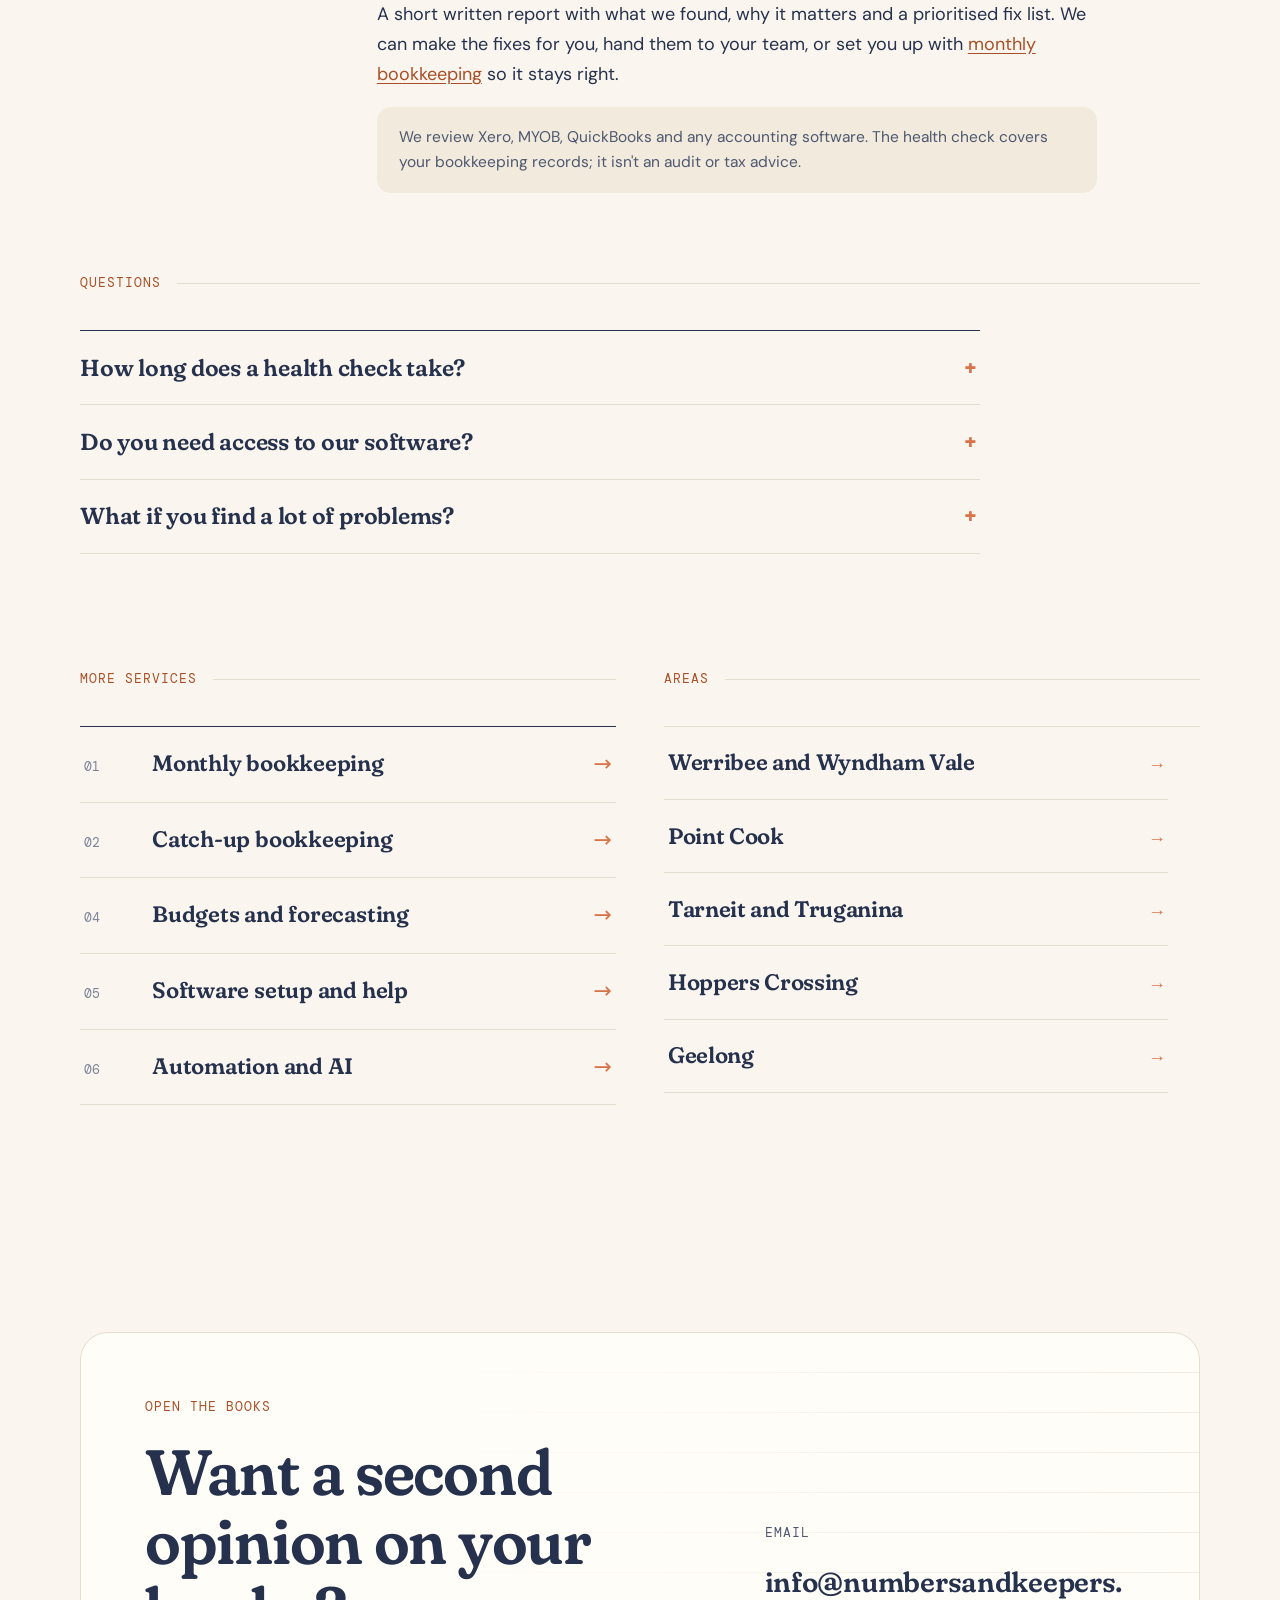
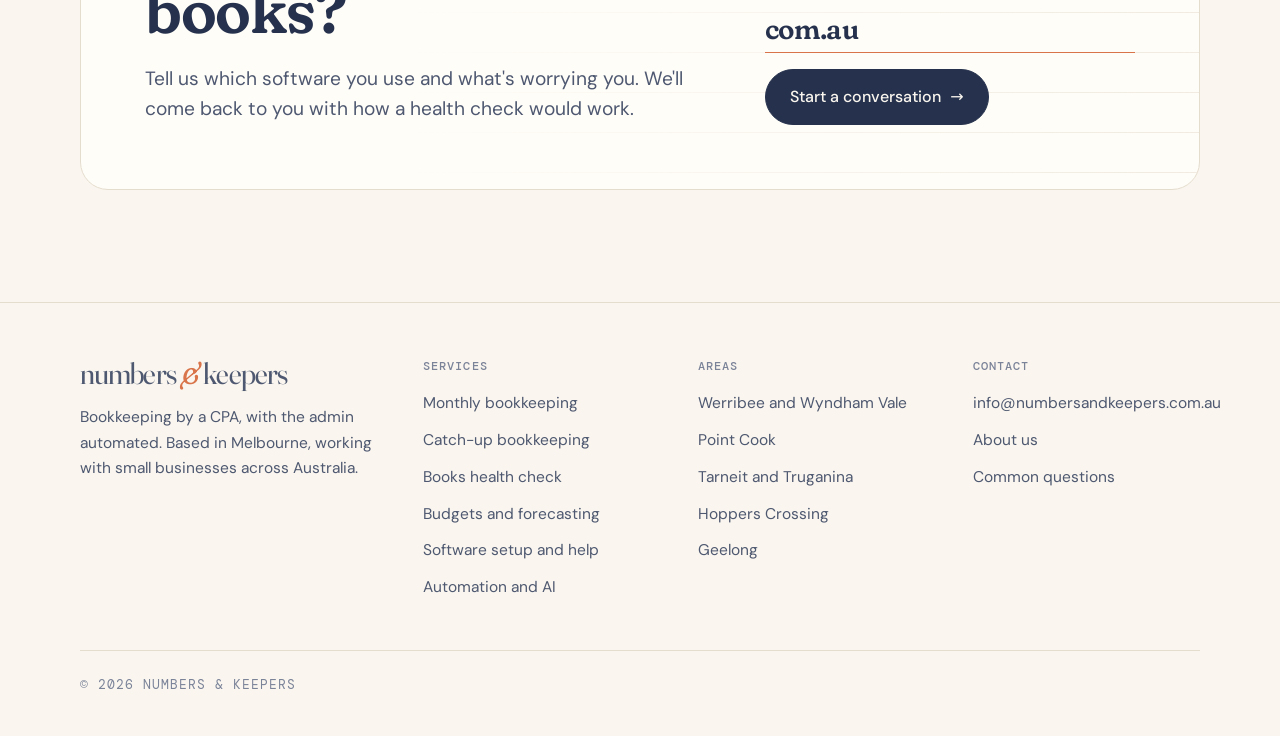
<file: books-health-check.html>
<!doctype html>
<html lang="en-AU">
<head>
<script>document.documentElement.className+=" js"</script>
<meta charset="utf-8">
<meta name="viewport" content="width=device-width, initial-scale=1">
<title>Books Health Check | CPA Review of Your Xero, MYOB or QuickBooks File | Numbers &amp; Keepers</title>
<meta name="description" content="Not sure your books are right? A CPA-led health check of your accounting file: reconciliations, coding, balances and gaps reviewed, with a clear, prioritised fix list.">
<link rel="canonical" href="https://numbersandkeepers.com.au/books-health-check">
<meta name="theme-color" content="#FAF6EF">
<link rel="icon" href="/favicon.svg" type="image/svg+xml">
<link rel="icon" href="/favicon-32.png" sizes="32x32" type="image/png">
<link rel="apple-touch-icon" href="/apple-touch-icon.png">
<meta property="og:type" content="website">
<meta property="og:site_name" content="Numbers &amp; Keepers">
<meta property="og:locale" content="en_AU">
<meta property="og:title" content="Books Health Check | CPA Review of Your Xero, MYOB or QuickBooks File | Numbers &amp; Keepers">
<meta property="og:description" content="Not sure your books are right? A CPA-led health check of your accounting file: reconciliations, coding, balances and gaps reviewed, with a clear, prioritised fix list.">
<meta property="og:url" content="https://numbersandkeepers.com.au/books-health-check">
<meta property="og:image" content="https://numbersandkeepers.com.au/og-image.png">
<meta property="og:image:width" content="1200">
<meta property="og:image:height" content="630">
<meta property="og:image:alt" content="Numbers and Keepers: bookkeeping by a CPA, with the admin automated">
<meta name="twitter:card" content="summary_large_image">
<link rel="preload" href="/fonts/fraunces-normal.woff2" as="font" type="font/woff2" crossorigin>
<link rel="preload" href="/fonts/dm-sans.woff2" as="font" type="font/woff2" crossorigin>
<link rel="stylesheet" href="/site.css">
<script type="application/ld+json">
{
 "@context": "https://schema.org",
 "@type": "AccountingService",
 "@id": "https://numbersandkeepers.com.au/#business",
 "name": "Numbers & Keepers",
 "url": "https://numbersandkeepers.com.au/",
 "email": "info@numbersandkeepers.com.au",
 "description": "Bookkeeping by a CPA, with the admin automated: monthly and catch-up bookkeeping, budgeting, cash flow forecasting and finance automation for small businesses.",
 "image": "https://numbersandkeepers.com.au/og-image.png",
 "logo": "https://numbersandkeepers.com.au/apple-touch-icon.png",
 "areaServed": [
  "Werribee",
  "Wyndham Vale",
  "Tarneit",
  "Point Cook",
  "Hoppers Crossing",
  "Truganina",
  "Geelong",
  "Melbourne",
  "Australia"
 ],
 "knowsAbout": [
  "Bookkeeping",
  "Xero",
  "MYOB",
  "QuickBooks",
  "Sage",
  "SAP",
  "Oracle",
  "Microsoft Excel",
  "Budgeting",
  "Cash flow forecasting",
  "Finance automation",
  "AI for small business"
 ],
 "founder": [
  {
   "@type": "Person",
   "name": "Parul Chawla",
   "jobTitle": "CPA"
  }
 ]
}
</script>
<script type="application/ld+json">
{
 "@context": "https://schema.org",
 "@graph": [
  {
   "@type": "Service",
   "name": "Books health check and review",
   "serviceType": "Books health check and review",
   "url": "https://numbersandkeepers.com.au/books-health-check",
   "provider": {
    "@id": "https://numbersandkeepers.com.au/#business"
   },
   "areaServed": [
    "Werribee",
    "Wyndham Vale",
    "Tarneit",
    "Point Cook",
    "Hoppers Crossing",
    "Truganina",
    "Geelong",
    "Melbourne",
    "Australia"
   ],
   "description": "Not sure your books are right? A CPA-led health check of your accounting file: reconciliations, coding, balances and gaps reviewed, with a clear, prioritised fix list."
  },
  {
   "@type": "BreadcrumbList",
   "itemListElement": [
    {
     "@type": "ListItem",
     "position": 1,
     "name": "Home",
     "item": "https://numbersandkeepers.com.au/"
    },
    {
     "@type": "ListItem",
     "position": 2,
     "name": "Books health check",
     "item": "https://numbersandkeepers.com.au/books-health-check"
    }
   ]
  }
 ]
}
</script>
<script type="application/ld+json">
{
 "@context": "https://schema.org",
 "@type": "FAQPage",
 "mainEntity": [
  {
   "@type": "Question",
   "name": "How long does a health check take?",
   "acceptedAnswer": {
    "@type": "Answer",
    "text": "Most small business files take a few days from when we get access. Larger or messier files take longer, and we'll tell you up front."
   }
  },
  {
   "@type": "Question",
   "name": "Do you need access to our software?",
   "acceptedAnswer": {
    "@type": "Answer",
    "text": "Yes, read-only or advisor access is usually enough. We'll show you how to grant it and remove it afterwards."
   }
  },
  {
   "@type": "Question",
   "name": "What if you find a lot of problems?",
   "acceptedAnswer": {
    "@type": "Answer",
    "text": "That's common and nothing to be embarrassed about. We'll prioritise what matters most and suggest the quickest way to fix it, including a catch-up if needed."
   }
  }
 ]
}
</script>
</head>
<body>
<a class="skip" href="#main">Skip to content</a>
<header class="site">
  <div class="wrap">
    <a class="wordmark" href="/" aria-label="Numbers and Keepers home">numbers <span class="amp">&amp;</span> keepers</a>
    <button class="menu-toggle" type="button" aria-expanded="false" aria-controls="site-nav">Menu</button>
    <nav class="main" id="site-nav" aria-label="Main">
      <ul>
        <li><a href="/#services">Services</a></li>
        <li><a href="/finance-automation-ai">Automation &amp; AI</a></li>
        <li><a href="/#keepers">About</a></li>
        <li><a href="/#areas">Areas</a></li>
        <li><a href="/#faqs">FAQs</a></li>
        <li><a class="btn" href="#contact">Get in touch</a></li>
      </ul>
    </nav>
  </div>
</header>
<main id="main">

<section class="page-hero">
  <div class="wrap">
    <p class="crumbs mono"><a href="/">Home</a> &nbsp;/&nbsp; Books health check</p>
    <h1>A CPA review of your books, <em>with a clear fix list.</em></h1>
    <p class="lede">Not sure your numbers are right? We review your accounting file from top to bottom, find the gaps and errors, and tell you exactly what to fix, in plain English.</p>
    <div class="hero-ctas"><a class="btn" href="#contact">Start a conversation <span class="arrow">&rarr;</span></a></div>
  </div>
</section>

<div class="wrap page-body">
  <aside class="toc">
    <div><p class="mono muted" style="margin-bottom:.8rem">On this page</p><ol>
          <li><a href="#when-a-health-check-makes-sense">When a health check makes sense</a></li>
          <li><a href="#what-we-review">What we review</a></li>
          <li><a href="#what-you-get">What you get</a></li>
    </ol></div>
    <div class="mini"><span class="mono" style="color:var(--clay-text)">Ask us</span><span>Not sure where to start? Send a short email and we'll point you in the right direction.</span><a class="textlink" href="#contact">Get in touch <span class="arrow">&rarr;</span></a></div>
  </aside>
  <div class="prose">
    <h2 id="when-a-health-check-makes-sense">When a health check makes sense</h2>
    <ul>
      <li>Your reports don't look right, or you don't trust them</li>
      <li>You've done the books yourself and want a second opinion</li>
      <li>You're changing bookkeepers or software</li>
      <li>You're about to apply for finance, bring in a partner or sell</li>
      <li>Year end is coming and you want to hand your accountant clean books</li>
    </ul>
    <h2 id="what-we-review">What we review</h2>
    <ul>
      <li>Bank, credit card and loan reconciliations, and whether they actually match</li>
      <li>Unreconciled and duplicate transactions, suspense and clearing accounts</li>
      <li>Coding against your chart of accounts, and whether the chart itself makes sense</li>
      <li>Debtors and creditors: old invoices, unapplied payments and balances that don't add up</li>
      <li>Balance sheet accounts that have drifted over time</li>
      <li>Your setup: bank rules, apps, approvals and where time is being lost</li>
    </ul>
    <h2 id="what-you-get">What you get</h2>
    <p>A short written report with what we found, why it matters and a prioritised fix list. We can make the fixes for you, hand them to your team, or set you up with <a href="/monthly-bookkeeping">monthly bookkeeping</a> so it stays right.</p>
    <p class="note">We review Xero, MYOB, QuickBooks and any accounting software. The health check covers your bookkeeping records; it isn't an audit or tax advice.</p>
  </div>
</div>

<section class="section" style="padding-top:0">
  <div class="wrap">
    <div class="sec-label mono">Questions</div>
    <div class="faqs">
      <details><summary>How long does a health check take?</summary><p>Most small business files take a few days from when we get access. Larger or messier files take longer, and we&#x27;ll tell you up front.</p></details>
      <details><summary>Do you need access to our software?</summary><p>Yes, read-only or advisor access is usually enough. We&#x27;ll show you how to grant it and remove it afterwards.</p></details>
      <details><summary>What if you find a lot of problems?</summary><p>That&#x27;s common and nothing to be embarrassed about. We&#x27;ll prioritise what matters most and suggest the quickest way to fix it, including a catch-up if needed.</p></details>
    </div>
  </div>
</section>

<section class="section" style="padding-top:0">
  <div class="wrap related">
    <div><div class="sec-label mono">More services</div><div class="rows">
      <a class="row" href="/monthly-bookkeeping"><span class="n">01</span><h3>Monthly bookkeeping</h3><p>Reconciliations, bills, invoices and a one-page report you&#x27;ll actually read.</p><span class="arrow">&rarr;</span></a>
      <a class="row" href="/catch-up-bookkeeping"><span class="n">02</span><h3>Catch-up bookkeeping</h3><p>Months or years behind. We clear the backlog and reconcile every account, without judgement.</p><span class="arrow">&rarr;</span></a>
      <a class="row" href="/budgeting-cash-flow-forecasting"><span class="n">04</span><h3>Budgets and forecasting</h3><p>A practical budget, a rolling cash flow forecast and what-if scenarios, so nothing arrives as a surprise.</p><span class="arrow">&rarr;</span></a>
      <a class="row" href="/xero-myob-quickbooks"><span class="n">05</span><h3>Software setup and help</h3><p>Xero, MYOB, QuickBooks and any accounting software. Set up properly, cleaned up, explained.</p><span class="arrow">&rarr;</span></a>
      <a class="row" href="/finance-automation-ai"><span class="n">06</span><h3>Automation and AI</h3><p>We review your setup, optimise what you have and automate the repetitive finance admin.</p><span class="arrow">&rarr;</span></a>
    </div></div>
    <div><div class="sec-label mono">Areas</div><div class="areas" style="grid-template-columns:1fr">
      <a href="/bookkeeper-werribee"><span>Werribee and Wyndham Vale</span><span class="arrow mono">&rarr;</span></a>
      <a href="/bookkeeper-point-cook"><span>Point Cook</span><span class="arrow mono">&rarr;</span></a>
      <a href="/bookkeeper-tarneit"><span>Tarneit and Truganina</span><span class="arrow mono">&rarr;</span></a>
      <a href="/bookkeeper-hoppers-crossing"><span>Hoppers Crossing</span><span class="arrow mono">&rarr;</span></a>
      <a href="/bookkeeper-geelong"><span>Geelong</span><span class="arrow mono">&rarr;</span></a>
    </div></div>
  </div>
</section>

<section id="contact" class="contact">
  <div class="wrap">
    <div class="contact-card rv">
      <div style="display:flex;flex-direction:column;gap:1.2rem">
        <p class="eyebrow">Open the books</p>
        <h2>Want a second opinion on your books?</h2>
        <p class="lede">Tell us which software you use and what's worrying you. We'll come back to you with how a health check would work.</p>
      </div>
      <div class="contact-side">
        <p class="mono muted">Email</p>
        <a class="email" href="mailto:info@numbersandkeepers.com.au?subject=Bookkeeping%20enquiry">info@numbersandkeepers.com.au</a>
        <a class="btn" href="mailto:info@numbersandkeepers.com.au?subject=Bookkeeping%20enquiry">Start a conversation <span class="arrow">&rarr;</span></a>
      </div>
    </div>
  </div>
</section>

</main>
<footer class="site">
  <div class="wrap">
    <div class="foot">
      <div><a class="wordmark" href="/" aria-label="Numbers and Keepers home">numbers <span class="amp">&amp;</span> keepers</a><p>Bookkeeping by a CPA, with the admin automated. Based in Melbourne, working with small businesses across Australia.</p></div>
      <div><h3>Services</h3><ul>
          <li><a href="/monthly-bookkeeping">Monthly bookkeeping</a></li>
          <li><a href="/catch-up-bookkeeping">Catch-up bookkeeping</a></li>
          <li><a href="/books-health-check">Books health check</a></li>
          <li><a href="/budgeting-cash-flow-forecasting">Budgets and forecasting</a></li>
          <li><a href="/xero-myob-quickbooks">Software setup and help</a></li>
          <li><a href="/finance-automation-ai">Automation and AI</a></li>
      </ul></div>
      <div><h3>Areas</h3><ul>
          <li><a href="/bookkeeper-werribee">Werribee and Wyndham Vale</a></li>
          <li><a href="/bookkeeper-point-cook">Point Cook</a></li>
          <li><a href="/bookkeeper-tarneit">Tarneit and Truganina</a></li>
          <li><a href="/bookkeeper-hoppers-crossing">Hoppers Crossing</a></li>
          <li><a href="/bookkeeper-geelong">Geelong</a></li>
      </ul></div>
      <div><h3>Contact</h3><ul>
          <li><a href="mailto:info@numbersandkeepers.com.au">info@numbersandkeepers.com.au</a></li>
          <li><a href="/#keepers">About us</a></li>
          <li><a href="/#faqs">Common questions</a></li>
      </ul></div>
    </div>
    <div class="legal mono"><span>&copy; <span id="year">2026</span> Numbers &amp; Keepers</span></div>
  </div>
</footer>
<script>
(function(){
  var h=document.querySelector('header.site');
  var onS=function(){h.classList.toggle('scrolled',window.scrollY>8)};onS();window.addEventListener('scroll',onS,{passive:true});
  var b=document.querySelector('.menu-toggle'),n=document.getElementById('site-nav');
  b.addEventListener('click',function(){var o=n.classList.toggle('open');b.setAttribute('aria-expanded',o);b.textContent=o?'Close':'Menu';});
  n.addEventListener('click',function(e){if(e.target.closest('a')&&n.classList.contains('open')){n.classList.remove('open');b.setAttribute('aria-expanded','false');b.textContent='Menu';}});
  var y=document.getElementById('year');if(y)y.textContent=new Date().getFullYear();
  var rm=window.matchMedia('(prefers-reduced-motion: reduce)').matches;
  var els=document.querySelectorAll('.rv');
  if(rm||!('IntersectionObserver' in window)){els.forEach(function(e){e.classList.add('in')})}
  else{var io=new IntersectionObserver(function(es){es.forEach(function(e){if(e.isIntersecting){e.target.classList.add('in');io.unobserve(e.target)}})},{rootMargin:'0px 0px -8% 0px'});els.forEach(function(e){io.observe(e)})}
  var led=document.querySelector('.ledger');
  if(led){
    var rows=[].slice.call(led.querySelectorAll('li')),out=led.querySelector('.diff b'),cnt=led.querySelector('.count');
    var total=rows.reduce(function(s,r){return s+Math.abs(parseFloat(r.dataset.v))},0);
    var fmt=function(v){return '$'+v.toLocaleString('en-AU',{minimumFractionDigits:2,maximumFractionDigits:2})};
    var run=function(){
      led.classList.remove('reconciled');rows.forEach(function(r){r.classList.remove('done');r.querySelector('.s').textContent='To match'});
      var left=total;out.textContent=fmt(left);cnt.textContent=rows.length;
      if(rm){rows.forEach(function(r){r.classList.add('done');r.querySelector('.s').textContent='Matched'});out.textContent=fmt(0);cnt.textContent=0;led.classList.add('reconciled');return}
      rows.forEach(function(r,i){setTimeout(function(){r.classList.add('done');r.querySelector('.s').textContent='Matched';left-=Math.abs(parseFloat(r.dataset.v));out.textContent=fmt(Math.max(left,0));cnt.textContent=rows.length-i-1;
        if(i===rows.length-1)setTimeout(function(){led.classList.add('reconciled')},350)},900+i*700)});
    };
    var started=false;
    var lio=new IntersectionObserver(function(es){if(es[0].isIntersecting&&!started){started=true;run()}},{threshold:.4});lio.observe(led);
    var rb=document.querySelector('.replay');if(rb)rb.addEventListener('click',run);
  }
})();
</script>
</body>
</html>
</file>
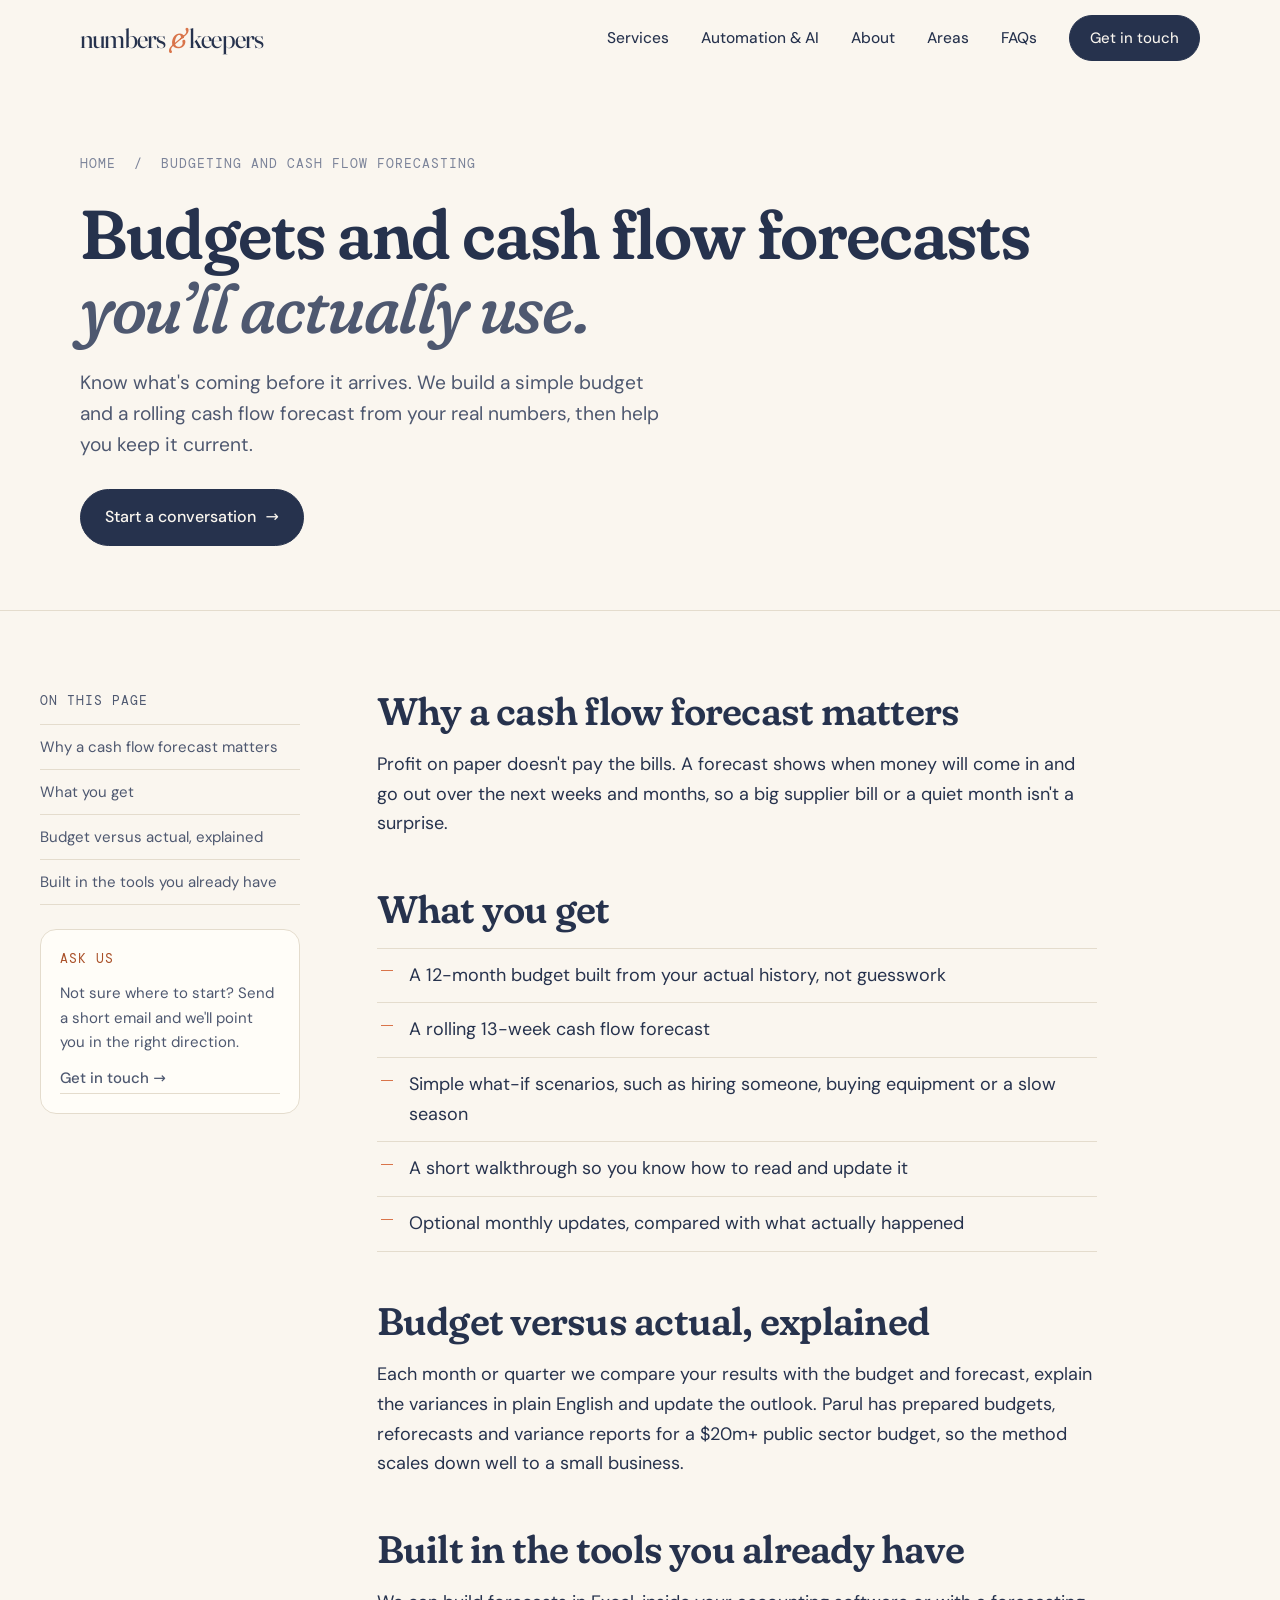
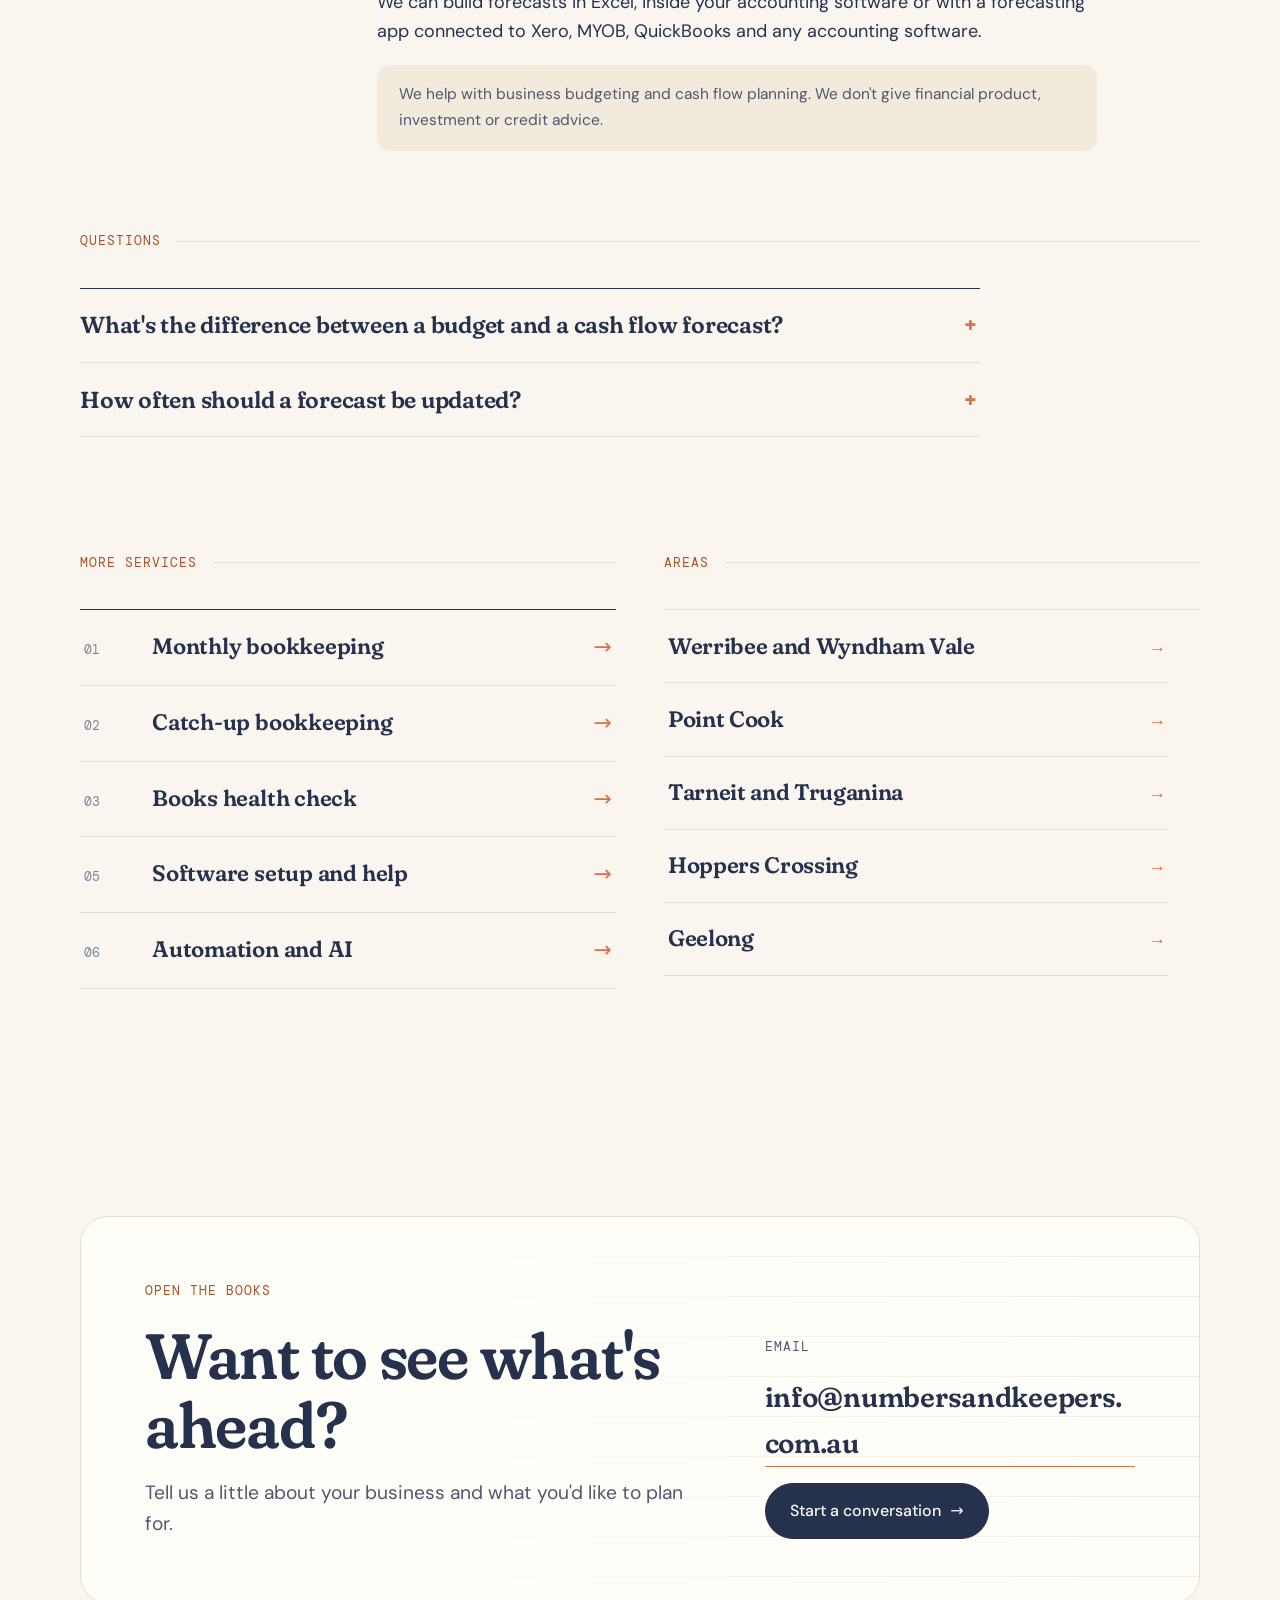
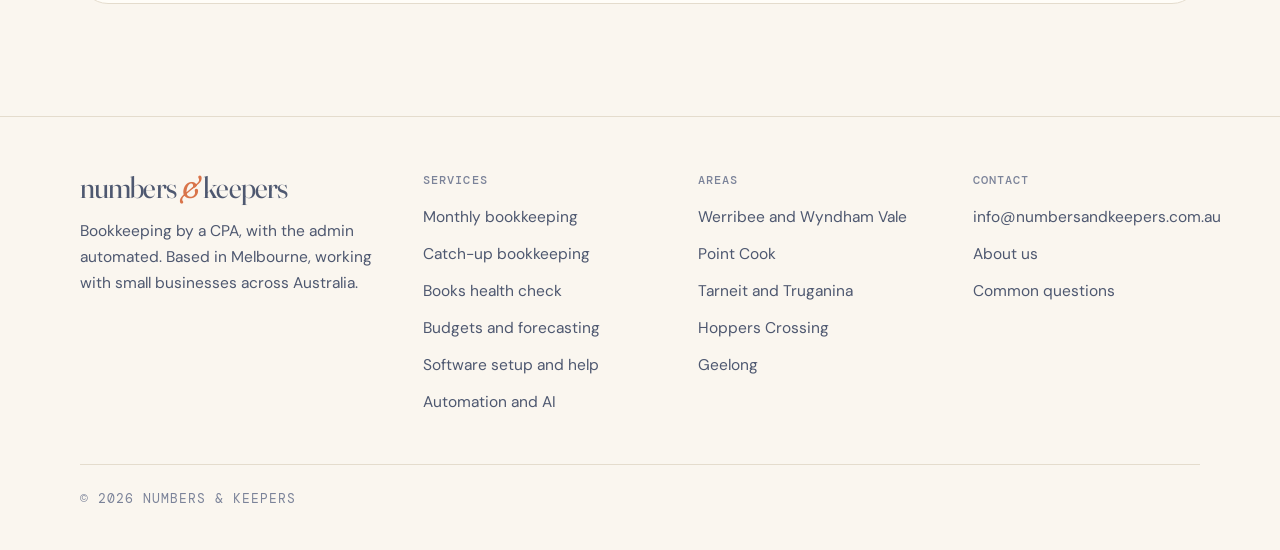
<file: budgeting-cash-flow-forecasting.html>
<!doctype html>
<html lang="en-AU">
<head>
<script>document.documentElement.className+=" js"</script>
<meta charset="utf-8">
<meta name="viewport" content="width=device-width, initial-scale=1">
<title>Budgeting, Cash Flow Forecasting &amp; Variance Reporting for Small Business | Numbers &amp; Keepers</title>
<meta name="description" content="Practical budgets and 13-week cash flow forecasts for small businesses across Melbourne and online Australia-wide. Built by a CPA, kept simple.">
<link rel="canonical" href="https://numbersandkeepers.com.au/budgeting-cash-flow-forecasting">
<meta name="theme-color" content="#FAF6EF">
<link rel="icon" href="/favicon.svg" type="image/svg+xml">
<link rel="icon" href="/favicon-32.png" sizes="32x32" type="image/png">
<link rel="apple-touch-icon" href="/apple-touch-icon.png">
<meta property="og:type" content="website">
<meta property="og:site_name" content="Numbers &amp; Keepers">
<meta property="og:locale" content="en_AU">
<meta property="og:title" content="Budgeting, Cash Flow Forecasting &amp; Variance Reporting for Small Business | Numbers &amp; Keepers">
<meta property="og:description" content="Practical budgets and 13-week cash flow forecasts for small businesses across Melbourne and online Australia-wide. Built by a CPA, kept simple.">
<meta property="og:url" content="https://numbersandkeepers.com.au/budgeting-cash-flow-forecasting">
<meta property="og:image" content="https://numbersandkeepers.com.au/og-image.png">
<meta property="og:image:width" content="1200">
<meta property="og:image:height" content="630">
<meta property="og:image:alt" content="Numbers and Keepers: bookkeeping by a CPA, with the admin automated">
<meta name="twitter:card" content="summary_large_image">
<link rel="preload" href="/fonts/fraunces-normal.woff2" as="font" type="font/woff2" crossorigin>
<link rel="preload" href="/fonts/dm-sans.woff2" as="font" type="font/woff2" crossorigin>
<link rel="stylesheet" href="/site.css">
<script type="application/ld+json">
{
 "@context": "https://schema.org",
 "@type": "AccountingService",
 "@id": "https://numbersandkeepers.com.au/#business",
 "name": "Numbers & Keepers",
 "url": "https://numbersandkeepers.com.au/",
 "email": "info@numbersandkeepers.com.au",
 "description": "Bookkeeping by a CPA, with the admin automated: monthly and catch-up bookkeeping, budgeting, cash flow forecasting and finance automation for small businesses.",
 "image": "https://numbersandkeepers.com.au/og-image.png",
 "logo": "https://numbersandkeepers.com.au/apple-touch-icon.png",
 "areaServed": [
  "Werribee",
  "Wyndham Vale",
  "Tarneit",
  "Point Cook",
  "Hoppers Crossing",
  "Truganina",
  "Geelong",
  "Melbourne",
  "Australia"
 ],
 "knowsAbout": [
  "Bookkeeping",
  "Xero",
  "MYOB",
  "QuickBooks",
  "Sage",
  "SAP",
  "Oracle",
  "Microsoft Excel",
  "Budgeting",
  "Cash flow forecasting",
  "Finance automation",
  "AI for small business"
 ],
 "founder": [
  {
   "@type": "Person",
   "name": "Parul Chawla",
   "jobTitle": "CPA"
  }
 ]
}
</script>
<script type="application/ld+json">
{
 "@context": "https://schema.org",
 "@graph": [
  {
   "@type": "Service",
   "name": "Budgeting and cash flow forecasting",
   "serviceType": "Budgeting and cash flow forecasting",
   "url": "https://numbersandkeepers.com.au/budgeting-cash-flow-forecasting",
   "provider": {
    "@id": "https://numbersandkeepers.com.au/#business"
   },
   "areaServed": [
    "Werribee",
    "Wyndham Vale",
    "Tarneit",
    "Point Cook",
    "Hoppers Crossing",
    "Truganina",
    "Geelong",
    "Melbourne",
    "Australia"
   ],
   "description": "Practical budgets and 13-week cash flow forecasts for small businesses across Melbourne and online Australia-wide. Built by a CPA, kept simple."
  },
  {
   "@type": "BreadcrumbList",
   "itemListElement": [
    {
     "@type": "ListItem",
     "position": 1,
     "name": "Home",
     "item": "https://numbersandkeepers.com.au/"
    },
    {
     "@type": "ListItem",
     "position": 2,
     "name": "Budgeting and cash flow forecasting",
     "item": "https://numbersandkeepers.com.au/budgeting-cash-flow-forecasting"
    }
   ]
  }
 ]
}
</script>
<script type="application/ld+json">
{
 "@context": "https://schema.org",
 "@type": "FAQPage",
 "mainEntity": [
  {
   "@type": "Question",
   "name": "What's the difference between a budget and a cash flow forecast?",
   "acceptedAnswer": {
    "@type": "Answer",
    "text": "A budget sets targets for income and expenses over a year. A cash flow forecast tracks when cash actually moves in and out, usually week by week, so you can see pressure points early."
   }
  },
  {
   "@type": "Question",
   "name": "How often should a forecast be updated?",
   "acceptedAnswer": {
    "@type": "Answer",
    "text": "Monthly suits most small businesses. If cash is tight or the business is changing quickly, weekly is better for a while."
   }
  }
 ]
}
</script>
</head>
<body>
<a class="skip" href="#main">Skip to content</a>
<header class="site">
  <div class="wrap">
    <a class="wordmark" href="/" aria-label="Numbers and Keepers home">numbers <span class="amp">&amp;</span> keepers</a>
    <button class="menu-toggle" type="button" aria-expanded="false" aria-controls="site-nav">Menu</button>
    <nav class="main" id="site-nav" aria-label="Main">
      <ul>
        <li><a href="/#services">Services</a></li>
        <li><a href="/finance-automation-ai">Automation &amp; AI</a></li>
        <li><a href="/#keepers">About</a></li>
        <li><a href="/#areas">Areas</a></li>
        <li><a href="/#faqs">FAQs</a></li>
        <li><a class="btn" href="#contact">Get in touch</a></li>
      </ul>
    </nav>
  </div>
</header>
<main id="main">

<section class="page-hero">
  <div class="wrap">
    <p class="crumbs mono"><a href="/">Home</a> &nbsp;/&nbsp; Budgeting and cash flow forecasting</p>
    <h1>Budgets and cash flow forecasts <em>you&rsquo;ll actually use.</em></h1>
    <p class="lede">Know what's coming before it arrives. We build a simple budget and a rolling cash flow forecast from your real numbers, then help you keep it current.</p>
    <div class="hero-ctas"><a class="btn" href="#contact">Start a conversation <span class="arrow">&rarr;</span></a></div>
  </div>
</section>

<div class="wrap page-body">
  <aside class="toc">
    <div><p class="mono muted" style="margin-bottom:.8rem">On this page</p><ol>
          <li><a href="#why-a-cash-flow-forecast-matters">Why a cash flow forecast matters</a></li>
          <li><a href="#what-you-get">What you get</a></li>
          <li><a href="#budget-versus-actual-explained">Budget versus actual, explained</a></li>
          <li><a href="#built-in-the-tools-you-already-have">Built in the tools you already have</a></li>
    </ol></div>
    <div class="mini"><span class="mono" style="color:var(--clay-text)">Ask us</span><span>Not sure where to start? Send a short email and we'll point you in the right direction.</span><a class="textlink" href="#contact">Get in touch <span class="arrow">&rarr;</span></a></div>
  </aside>
  <div class="prose">
    <h2 id="why-a-cash-flow-forecast-matters">Why a cash flow forecast matters</h2>
    <p>Profit on paper doesn't pay the bills. A forecast shows when money will come in and go out over the next weeks and months, so a big supplier bill or a quiet month isn't a surprise.</p>
    <h2 id="what-you-get">What you get</h2>
    <ul>
      <li>A 12-month budget built from your actual history, not guesswork</li>
      <li>A rolling 13-week cash flow forecast</li>
      <li>Simple what-if scenarios, such as hiring someone, buying equipment or a slow season</li>
      <li>A short walkthrough so you know how to read and update it</li>
      <li>Optional monthly updates, compared with what actually happened</li>
    </ul>
    <h2 id="budget-versus-actual-explained">Budget versus actual, explained</h2>
    <p>Each month or quarter we compare your results with the budget and forecast, explain the variances in plain English and update the outlook. Parul has prepared budgets, reforecasts and variance reports for a $20m+ public sector budget, so the method scales down well to a small business.</p>
    <h2 id="built-in-the-tools-you-already-have">Built in the tools you already have</h2>
    <p>We can build forecasts in Excel, inside your accounting software or with a forecasting app connected to Xero, MYOB, QuickBooks and any accounting software.</p>
    <p class="note">We help with business budgeting and cash flow planning. We don't give financial product, investment or credit advice.</p>
  </div>
</div>

<section class="section" style="padding-top:0">
  <div class="wrap">
    <div class="sec-label mono">Questions</div>
    <div class="faqs">
      <details><summary>What&#x27;s the difference between a budget and a cash flow forecast?</summary><p>A budget sets targets for income and expenses over a year. A cash flow forecast tracks when cash actually moves in and out, usually week by week, so you can see pressure points early.</p></details>
      <details><summary>How often should a forecast be updated?</summary><p>Monthly suits most small businesses. If cash is tight or the business is changing quickly, weekly is better for a while.</p></details>
    </div>
  </div>
</section>

<section class="section" style="padding-top:0">
  <div class="wrap related">
    <div><div class="sec-label mono">More services</div><div class="rows">
      <a class="row" href="/monthly-bookkeeping"><span class="n">01</span><h3>Monthly bookkeeping</h3><p>Reconciliations, bills, invoices and a one-page report you&#x27;ll actually read.</p><span class="arrow">&rarr;</span></a>
      <a class="row" href="/catch-up-bookkeeping"><span class="n">02</span><h3>Catch-up bookkeeping</h3><p>Months or years behind. We clear the backlog and reconcile every account, without judgement.</p><span class="arrow">&rarr;</span></a>
      <a class="row" href="/books-health-check"><span class="n">03</span><h3>Books health check</h3><p>A CPA review of your books: reconciliations checked, gaps and errors found, and a clear fix list.</p><span class="arrow">&rarr;</span></a>
      <a class="row" href="/xero-myob-quickbooks"><span class="n">05</span><h3>Software setup and help</h3><p>Xero, MYOB, QuickBooks and any accounting software. Set up properly, cleaned up, explained.</p><span class="arrow">&rarr;</span></a>
      <a class="row" href="/finance-automation-ai"><span class="n">06</span><h3>Automation and AI</h3><p>We review your setup, optimise what you have and automate the repetitive finance admin.</p><span class="arrow">&rarr;</span></a>
    </div></div>
    <div><div class="sec-label mono">Areas</div><div class="areas" style="grid-template-columns:1fr">
      <a href="/bookkeeper-werribee"><span>Werribee and Wyndham Vale</span><span class="arrow mono">&rarr;</span></a>
      <a href="/bookkeeper-point-cook"><span>Point Cook</span><span class="arrow mono">&rarr;</span></a>
      <a href="/bookkeeper-tarneit"><span>Tarneit and Truganina</span><span class="arrow mono">&rarr;</span></a>
      <a href="/bookkeeper-hoppers-crossing"><span>Hoppers Crossing</span><span class="arrow mono">&rarr;</span></a>
      <a href="/bookkeeper-geelong"><span>Geelong</span><span class="arrow mono">&rarr;</span></a>
    </div></div>
  </div>
</section>

<section id="contact" class="contact">
  <div class="wrap">
    <div class="contact-card rv">
      <div style="display:flex;flex-direction:column;gap:1.2rem">
        <p class="eyebrow">Open the books</p>
        <h2>Want to see what's ahead?</h2>
        <p class="lede">Tell us a little about your business and what you'd like to plan for.</p>
      </div>
      <div class="contact-side">
        <p class="mono muted">Email</p>
        <a class="email" href="mailto:info@numbersandkeepers.com.au?subject=Bookkeeping%20enquiry">info@numbersandkeepers.com.au</a>
        <a class="btn" href="mailto:info@numbersandkeepers.com.au?subject=Bookkeeping%20enquiry">Start a conversation <span class="arrow">&rarr;</span></a>
      </div>
    </div>
  </div>
</section>

</main>
<footer class="site">
  <div class="wrap">
    <div class="foot">
      <div><a class="wordmark" href="/" aria-label="Numbers and Keepers home">numbers <span class="amp">&amp;</span> keepers</a><p>Bookkeeping by a CPA, with the admin automated. Based in Melbourne, working with small businesses across Australia.</p></div>
      <div><h3>Services</h3><ul>
          <li><a href="/monthly-bookkeeping">Monthly bookkeeping</a></li>
          <li><a href="/catch-up-bookkeeping">Catch-up bookkeeping</a></li>
          <li><a href="/books-health-check">Books health check</a></li>
          <li><a href="/budgeting-cash-flow-forecasting">Budgets and forecasting</a></li>
          <li><a href="/xero-myob-quickbooks">Software setup and help</a></li>
          <li><a href="/finance-automation-ai">Automation and AI</a></li>
      </ul></div>
      <div><h3>Areas</h3><ul>
          <li><a href="/bookkeeper-werribee">Werribee and Wyndham Vale</a></li>
          <li><a href="/bookkeeper-point-cook">Point Cook</a></li>
          <li><a href="/bookkeeper-tarneit">Tarneit and Truganina</a></li>
          <li><a href="/bookkeeper-hoppers-crossing">Hoppers Crossing</a></li>
          <li><a href="/bookkeeper-geelong">Geelong</a></li>
      </ul></div>
      <div><h3>Contact</h3><ul>
          <li><a href="mailto:info@numbersandkeepers.com.au">info@numbersandkeepers.com.au</a></li>
          <li><a href="/#keepers">About us</a></li>
          <li><a href="/#faqs">Common questions</a></li>
      </ul></div>
    </div>
    <div class="legal mono"><span>&copy; <span id="year">2026</span> Numbers &amp; Keepers</span></div>
  </div>
</footer>
<script>
(function(){
  var h=document.querySelector('header.site');
  var onS=function(){h.classList.toggle('scrolled',window.scrollY>8)};onS();window.addEventListener('scroll',onS,{passive:true});
  var b=document.querySelector('.menu-toggle'),n=document.getElementById('site-nav');
  b.addEventListener('click',function(){var o=n.classList.toggle('open');b.setAttribute('aria-expanded',o);b.textContent=o?'Close':'Menu';});
  n.addEventListener('click',function(e){if(e.target.closest('a')&&n.classList.contains('open')){n.classList.remove('open');b.setAttribute('aria-expanded','false');b.textContent='Menu';}});
  var y=document.getElementById('year');if(y)y.textContent=new Date().getFullYear();
  var rm=window.matchMedia('(prefers-reduced-motion: reduce)').matches;
  var els=document.querySelectorAll('.rv');
  if(rm||!('IntersectionObserver' in window)){els.forEach(function(e){e.classList.add('in')})}
  else{var io=new IntersectionObserver(function(es){es.forEach(function(e){if(e.isIntersecting){e.target.classList.add('in');io.unobserve(e.target)}})},{rootMargin:'0px 0px -8% 0px'});els.forEach(function(e){io.observe(e)})}
  var led=document.querySelector('.ledger');
  if(led){
    var rows=[].slice.call(led.querySelectorAll('li')),out=led.querySelector('.diff b'),cnt=led.querySelector('.count');
    var total=rows.reduce(function(s,r){return s+Math.abs(parseFloat(r.dataset.v))},0);
    var fmt=function(v){return '$'+v.toLocaleString('en-AU',{minimumFractionDigits:2,maximumFractionDigits:2})};
    var run=function(){
      led.classList.remove('reconciled');rows.forEach(function(r){r.classList.remove('done');r.querySelector('.s').textContent='To match'});
      var left=total;out.textContent=fmt(left);cnt.textContent=rows.length;
      if(rm){rows.forEach(function(r){r.classList.add('done');r.querySelector('.s').textContent='Matched'});out.textContent=fmt(0);cnt.textContent=0;led.classList.add('reconciled');return}
      rows.forEach(function(r,i){setTimeout(function(){r.classList.add('done');r.querySelector('.s').textContent='Matched';left-=Math.abs(parseFloat(r.dataset.v));out.textContent=fmt(Math.max(left,0));cnt.textContent=rows.length-i-1;
        if(i===rows.length-1)setTimeout(function(){led.classList.add('reconciled')},350)},900+i*700)});
    };
    var started=false;
    var lio=new IntersectionObserver(function(es){if(es[0].isIntersecting&&!started){started=true;run()}},{threshold:.4});lio.observe(led);
    var rb=document.querySelector('.replay');if(rb)rb.addEventListener('click',run);
  }
})();
</script>
</body>
</html>
</file>
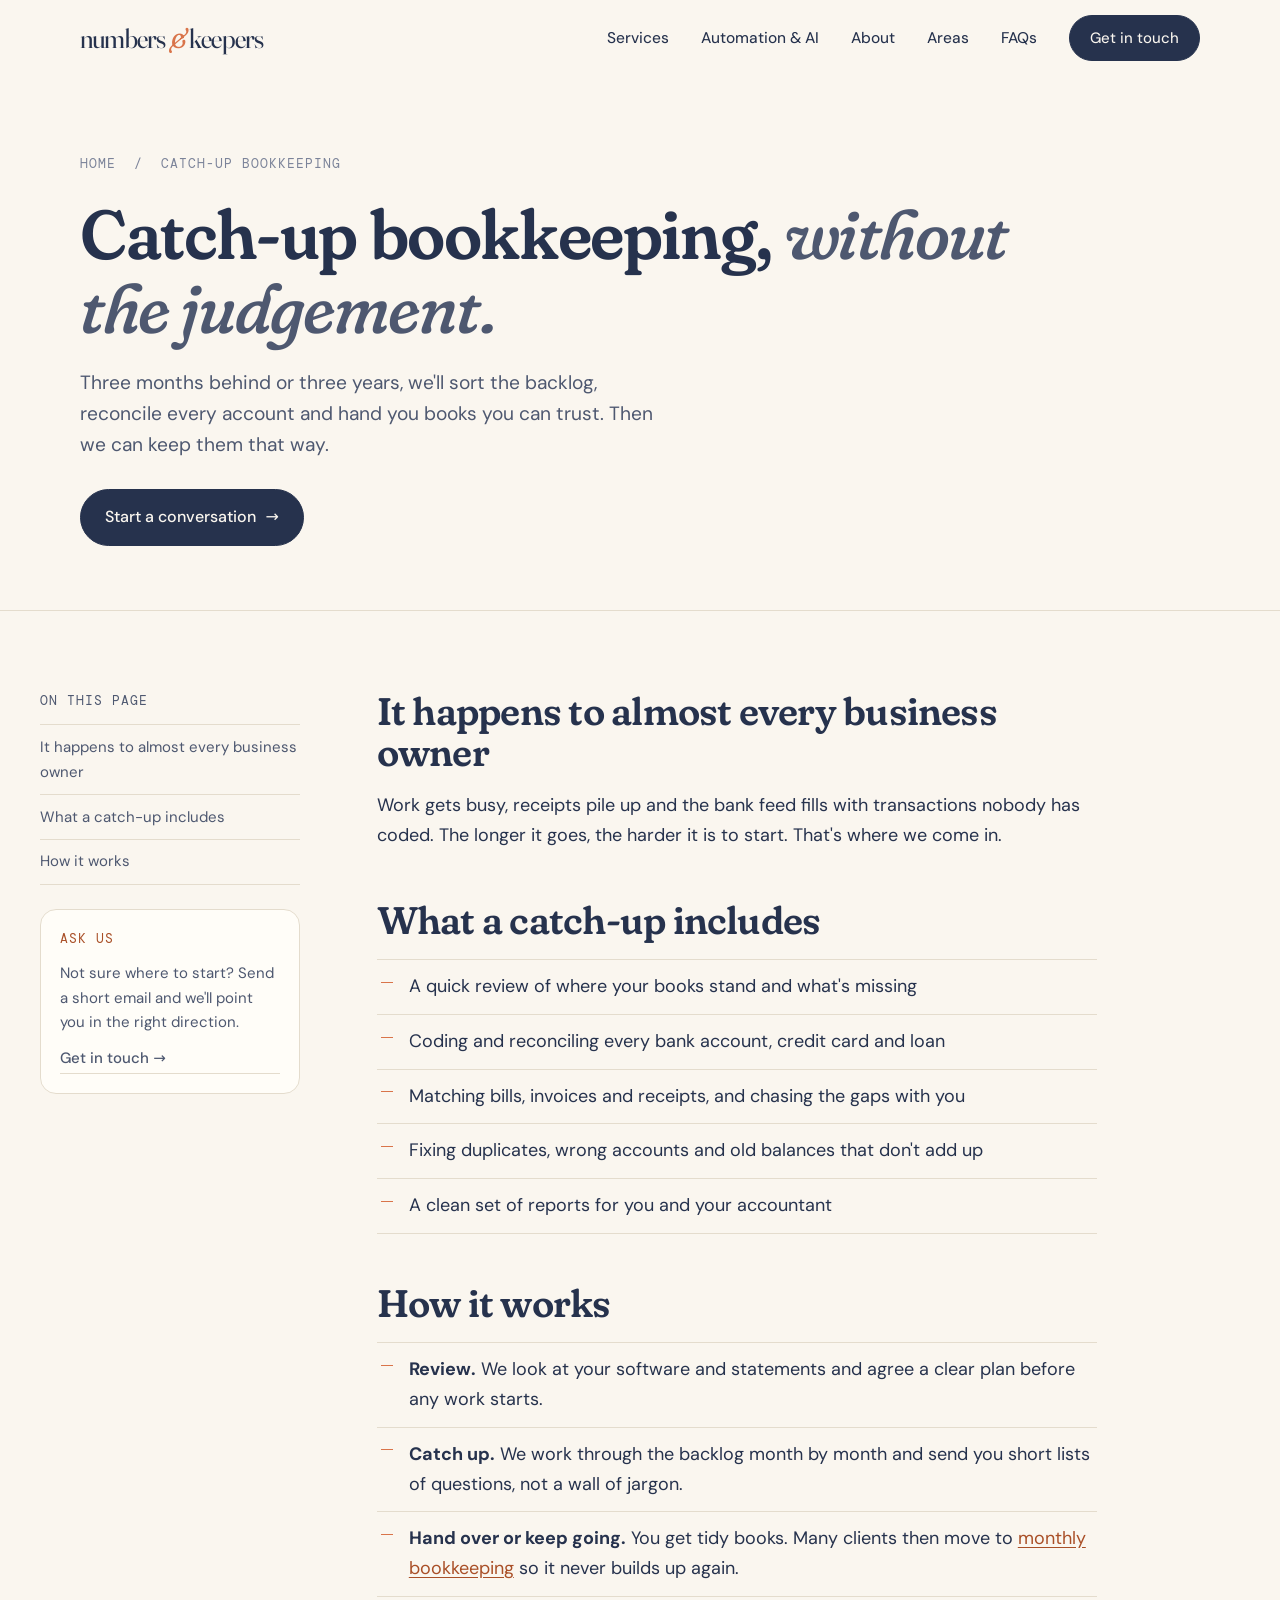
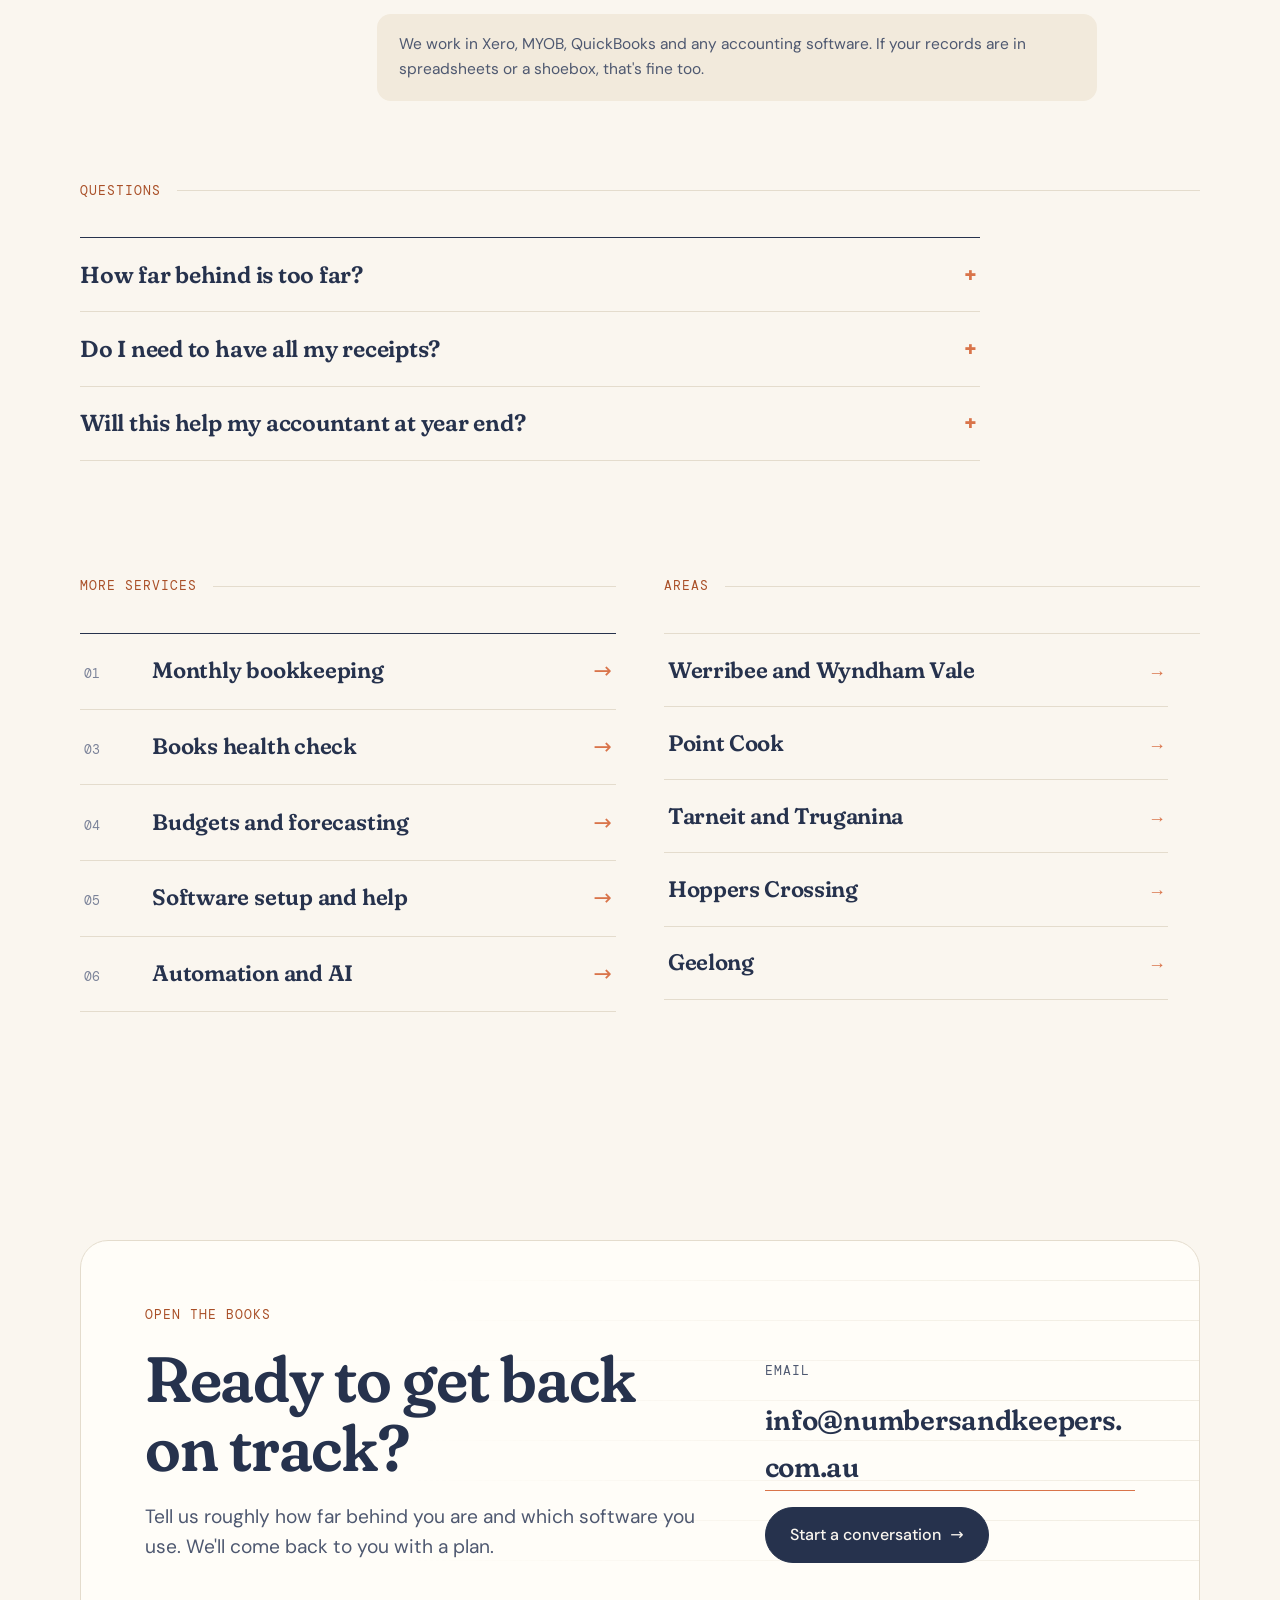
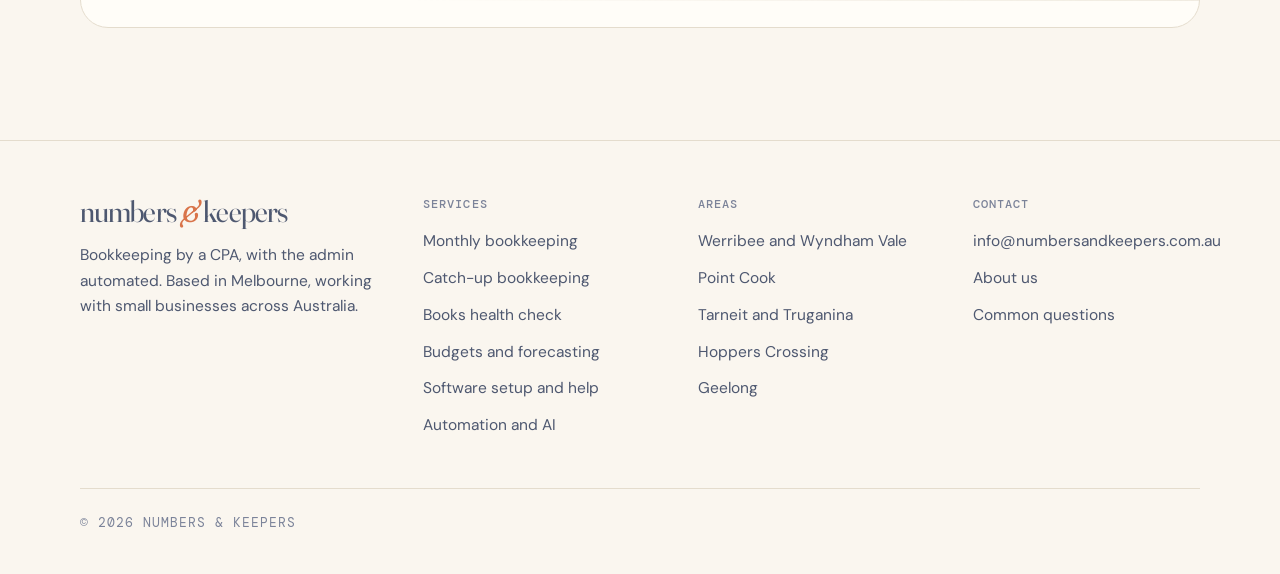
<file: catch-up-bookkeeping.html>
<!doctype html>
<html lang="en-AU">
<head>
<script>document.documentElement.className+=" js"</script>
<meta charset="utf-8">
<meta name="viewport" content="width=device-width, initial-scale=1">
<title>Catch-up Bookkeeping Melbourne &amp; Online | Numbers &amp; Keepers</title>
<meta name="description" content="Behind on your books? CPA-led catch-up and clean-up bookkeeping for small businesses across Melbourne and online Australia-wide. Months or years behind, no judgement.">
<link rel="canonical" href="https://numbersandkeepers.com.au/catch-up-bookkeeping">
<meta name="theme-color" content="#FAF6EF">
<link rel="icon" href="/favicon.svg" type="image/svg+xml">
<link rel="icon" href="/favicon-32.png" sizes="32x32" type="image/png">
<link rel="apple-touch-icon" href="/apple-touch-icon.png">
<meta property="og:type" content="website">
<meta property="og:site_name" content="Numbers &amp; Keepers">
<meta property="og:locale" content="en_AU">
<meta property="og:title" content="Catch-up Bookkeeping Melbourne &amp; Online | Numbers &amp; Keepers">
<meta property="og:description" content="Behind on your books? CPA-led catch-up and clean-up bookkeeping for small businesses across Melbourne and online Australia-wide. Months or years behind, no judgement.">
<meta property="og:url" content="https://numbersandkeepers.com.au/catch-up-bookkeeping">
<meta property="og:image" content="https://numbersandkeepers.com.au/og-image.png">
<meta property="og:image:width" content="1200">
<meta property="og:image:height" content="630">
<meta property="og:image:alt" content="Numbers and Keepers: bookkeeping by a CPA, with the admin automated">
<meta name="twitter:card" content="summary_large_image">
<link rel="preload" href="/fonts/fraunces-normal.woff2" as="font" type="font/woff2" crossorigin>
<link rel="preload" href="/fonts/dm-sans.woff2" as="font" type="font/woff2" crossorigin>
<link rel="stylesheet" href="/site.css">
<script type="application/ld+json">
{
 "@context": "https://schema.org",
 "@type": "AccountingService",
 "@id": "https://numbersandkeepers.com.au/#business",
 "name": "Numbers & Keepers",
 "url": "https://numbersandkeepers.com.au/",
 "email": "info@numbersandkeepers.com.au",
 "description": "Bookkeeping by a CPA, with the admin automated: monthly and catch-up bookkeeping, budgeting, cash flow forecasting and finance automation for small businesses.",
 "image": "https://numbersandkeepers.com.au/og-image.png",
 "logo": "https://numbersandkeepers.com.au/apple-touch-icon.png",
 "areaServed": [
  "Werribee",
  "Wyndham Vale",
  "Tarneit",
  "Point Cook",
  "Hoppers Crossing",
  "Truganina",
  "Geelong",
  "Melbourne",
  "Australia"
 ],
 "knowsAbout": [
  "Bookkeeping",
  "Xero",
  "MYOB",
  "QuickBooks",
  "Sage",
  "SAP",
  "Oracle",
  "Microsoft Excel",
  "Budgeting",
  "Cash flow forecasting",
  "Finance automation",
  "AI for small business"
 ],
 "founder": [
  {
   "@type": "Person",
   "name": "Parul Chawla",
   "jobTitle": "CPA"
  }
 ]
}
</script>
<script type="application/ld+json">
{
 "@context": "https://schema.org",
 "@graph": [
  {
   "@type": "Service",
   "name": "Catch-up bookkeeping",
   "serviceType": "Catch-up bookkeeping",
   "url": "https://numbersandkeepers.com.au/catch-up-bookkeeping",
   "provider": {
    "@id": "https://numbersandkeepers.com.au/#business"
   },
   "areaServed": [
    "Werribee",
    "Wyndham Vale",
    "Tarneit",
    "Point Cook",
    "Hoppers Crossing",
    "Truganina",
    "Geelong",
    "Melbourne",
    "Australia"
   ],
   "description": "Behind on your books? CPA-led catch-up and clean-up bookkeeping for small businesses across Melbourne and online Australia-wide. Months or years behind, no judgement."
  },
  {
   "@type": "BreadcrumbList",
   "itemListElement": [
    {
     "@type": "ListItem",
     "position": 1,
     "name": "Home",
     "item": "https://numbersandkeepers.com.au/"
    },
    {
     "@type": "ListItem",
     "position": 2,
     "name": "Catch-up bookkeeping",
     "item": "https://numbersandkeepers.com.au/catch-up-bookkeeping"
    }
   ]
  }
 ]
}
</script>
<script type="application/ld+json">
{
 "@context": "https://schema.org",
 "@type": "FAQPage",
 "mainEntity": [
  {
   "@type": "Question",
   "name": "How far behind is too far?",
   "acceptedAnswer": {
    "@type": "Answer",
    "text": "No backlog is too big. We have caught up books that were years behind. We work through it month by month and keep you updated as we go."
   }
  },
  {
   "@type": "Question",
   "name": "Do I need to have all my receipts?",
   "acceptedAnswer": {
    "@type": "Answer",
    "text": "No. Bank statements give us most of what we need. We'll give you a short list of the items worth finding and tell you which ones don't matter."
   }
  },
  {
   "@type": "Question",
   "name": "Will this help my accountant at year end?",
   "acceptedAnswer": {
    "@type": "Answer",
    "text": "Yes. Clean, reconciled books make your accountant's or tax agent's job faster and help avoid surprises."
   }
  }
 ]
}
</script>
</head>
<body>
<a class="skip" href="#main">Skip to content</a>
<header class="site">
  <div class="wrap">
    <a class="wordmark" href="/" aria-label="Numbers and Keepers home">numbers <span class="amp">&amp;</span> keepers</a>
    <button class="menu-toggle" type="button" aria-expanded="false" aria-controls="site-nav">Menu</button>
    <nav class="main" id="site-nav" aria-label="Main">
      <ul>
        <li><a href="/#services">Services</a></li>
        <li><a href="/finance-automation-ai">Automation &amp; AI</a></li>
        <li><a href="/#keepers">About</a></li>
        <li><a href="/#areas">Areas</a></li>
        <li><a href="/#faqs">FAQs</a></li>
        <li><a class="btn" href="#contact">Get in touch</a></li>
      </ul>
    </nav>
  </div>
</header>
<main id="main">

<section class="page-hero">
  <div class="wrap">
    <p class="crumbs mono"><a href="/">Home</a> &nbsp;/&nbsp; Catch-up bookkeeping</p>
    <h1>Catch-up bookkeeping, <em>without the judgement.</em></h1>
    <p class="lede">Three months behind or three years, we'll sort the backlog, reconcile every account and hand you books you can trust. Then we can keep them that way.</p>
    <div class="hero-ctas"><a class="btn" href="#contact">Start a conversation <span class="arrow">&rarr;</span></a></div>
  </div>
</section>

<div class="wrap page-body">
  <aside class="toc">
    <div><p class="mono muted" style="margin-bottom:.8rem">On this page</p><ol>
          <li><a href="#it-happens-to-almost-every-business-owner">It happens to almost every business owner</a></li>
          <li><a href="#what-a-catch-up-includes">What a catch-up includes</a></li>
          <li><a href="#how-it-works">How it works</a></li>
    </ol></div>
    <div class="mini"><span class="mono" style="color:var(--clay-text)">Ask us</span><span>Not sure where to start? Send a short email and we'll point you in the right direction.</span><a class="textlink" href="#contact">Get in touch <span class="arrow">&rarr;</span></a></div>
  </aside>
  <div class="prose">
    <h2 id="it-happens-to-almost-every-business-owner">It happens to almost every business owner</h2>
    <p>Work gets busy, receipts pile up and the bank feed fills with transactions nobody has coded. The longer it goes, the harder it is to start. That's where we come in.</p>
    <h2 id="what-a-catch-up-includes">What a catch-up includes</h2>
    <ul>
      <li>A quick review of where your books stand and what's missing</li>
      <li>Coding and reconciling every bank account, credit card and loan</li>
      <li>Matching bills, invoices and receipts, and chasing the gaps with you</li>
      <li>Fixing duplicates, wrong accounts and old balances that don't add up</li>
      <li>A clean set of reports for you and your accountant</li>
    </ul>
    <h2 id="how-it-works">How it works</h2>
    <ul>
      <li><strong>Review.</strong> We look at your software and statements and agree a clear plan before any work starts.</li>
      <li><strong>Catch up.</strong> We work through the backlog month by month and send you short lists of questions, not a wall of jargon.</li>
      <li><strong>Hand over or keep going.</strong> You get tidy books. Many clients then move to <a href="/monthly-bookkeeping">monthly bookkeeping</a> so it never builds up again.</li>
    </ul>
    <p class="note">We work in Xero, MYOB, QuickBooks and any accounting software. If your records are in spreadsheets or a shoebox, that's fine too.</p>
  </div>
</div>

<section class="section" style="padding-top:0">
  <div class="wrap">
    <div class="sec-label mono">Questions</div>
    <div class="faqs">
      <details><summary>How far behind is too far?</summary><p>No backlog is too big. We have caught up books that were years behind. We work through it month by month and keep you updated as we go.</p></details>
      <details><summary>Do I need to have all my receipts?</summary><p>No. Bank statements give us most of what we need. We&#x27;ll give you a short list of the items worth finding and tell you which ones don&#x27;t matter.</p></details>
      <details><summary>Will this help my accountant at year end?</summary><p>Yes. Clean, reconciled books make your accountant&#x27;s or tax agent&#x27;s job faster and help avoid surprises.</p></details>
    </div>
  </div>
</section>

<section class="section" style="padding-top:0">
  <div class="wrap related">
    <div><div class="sec-label mono">More services</div><div class="rows">
      <a class="row" href="/monthly-bookkeeping"><span class="n">01</span><h3>Monthly bookkeeping</h3><p>Reconciliations, bills, invoices and a one-page report you&#x27;ll actually read.</p><span class="arrow">&rarr;</span></a>
      <a class="row" href="/books-health-check"><span class="n">03</span><h3>Books health check</h3><p>A CPA review of your books: reconciliations checked, gaps and errors found, and a clear fix list.</p><span class="arrow">&rarr;</span></a>
      <a class="row" href="/budgeting-cash-flow-forecasting"><span class="n">04</span><h3>Budgets and forecasting</h3><p>A practical budget, a rolling cash flow forecast and what-if scenarios, so nothing arrives as a surprise.</p><span class="arrow">&rarr;</span></a>
      <a class="row" href="/xero-myob-quickbooks"><span class="n">05</span><h3>Software setup and help</h3><p>Xero, MYOB, QuickBooks and any accounting software. Set up properly, cleaned up, explained.</p><span class="arrow">&rarr;</span></a>
      <a class="row" href="/finance-automation-ai"><span class="n">06</span><h3>Automation and AI</h3><p>We review your setup, optimise what you have and automate the repetitive finance admin.</p><span class="arrow">&rarr;</span></a>
    </div></div>
    <div><div class="sec-label mono">Areas</div><div class="areas" style="grid-template-columns:1fr">
      <a href="/bookkeeper-werribee"><span>Werribee and Wyndham Vale</span><span class="arrow mono">&rarr;</span></a>
      <a href="/bookkeeper-point-cook"><span>Point Cook</span><span class="arrow mono">&rarr;</span></a>
      <a href="/bookkeeper-tarneit"><span>Tarneit and Truganina</span><span class="arrow mono">&rarr;</span></a>
      <a href="/bookkeeper-hoppers-crossing"><span>Hoppers Crossing</span><span class="arrow mono">&rarr;</span></a>
      <a href="/bookkeeper-geelong"><span>Geelong</span><span class="arrow mono">&rarr;</span></a>
    </div></div>
  </div>
</section>

<section id="contact" class="contact">
  <div class="wrap">
    <div class="contact-card rv">
      <div style="display:flex;flex-direction:column;gap:1.2rem">
        <p class="eyebrow">Open the books</p>
        <h2>Ready to get back on track?</h2>
        <p class="lede">Tell us roughly how far behind you are and which software you use. We'll come back to you with a plan.</p>
      </div>
      <div class="contact-side">
        <p class="mono muted">Email</p>
        <a class="email" href="mailto:info@numbersandkeepers.com.au?subject=Bookkeeping%20enquiry">info@numbersandkeepers.com.au</a>
        <a class="btn" href="mailto:info@numbersandkeepers.com.au?subject=Bookkeeping%20enquiry">Start a conversation <span class="arrow">&rarr;</span></a>
      </div>
    </div>
  </div>
</section>

</main>
<footer class="site">
  <div class="wrap">
    <div class="foot">
      <div><a class="wordmark" href="/" aria-label="Numbers and Keepers home">numbers <span class="amp">&amp;</span> keepers</a><p>Bookkeeping by a CPA, with the admin automated. Based in Melbourne, working with small businesses across Australia.</p></div>
      <div><h3>Services</h3><ul>
          <li><a href="/monthly-bookkeeping">Monthly bookkeeping</a></li>
          <li><a href="/catch-up-bookkeeping">Catch-up bookkeeping</a></li>
          <li><a href="/books-health-check">Books health check</a></li>
          <li><a href="/budgeting-cash-flow-forecasting">Budgets and forecasting</a></li>
          <li><a href="/xero-myob-quickbooks">Software setup and help</a></li>
          <li><a href="/finance-automation-ai">Automation and AI</a></li>
      </ul></div>
      <div><h3>Areas</h3><ul>
          <li><a href="/bookkeeper-werribee">Werribee and Wyndham Vale</a></li>
          <li><a href="/bookkeeper-point-cook">Point Cook</a></li>
          <li><a href="/bookkeeper-tarneit">Tarneit and Truganina</a></li>
          <li><a href="/bookkeeper-hoppers-crossing">Hoppers Crossing</a></li>
          <li><a href="/bookkeeper-geelong">Geelong</a></li>
      </ul></div>
      <div><h3>Contact</h3><ul>
          <li><a href="mailto:info@numbersandkeepers.com.au">info@numbersandkeepers.com.au</a></li>
          <li><a href="/#keepers">About us</a></li>
          <li><a href="/#faqs">Common questions</a></li>
      </ul></div>
    </div>
    <div class="legal mono"><span>&copy; <span id="year">2026</span> Numbers &amp; Keepers</span></div>
  </div>
</footer>
<script>
(function(){
  var h=document.querySelector('header.site');
  var onS=function(){h.classList.toggle('scrolled',window.scrollY>8)};onS();window.addEventListener('scroll',onS,{passive:true});
  var b=document.querySelector('.menu-toggle'),n=document.getElementById('site-nav');
  b.addEventListener('click',function(){var o=n.classList.toggle('open');b.setAttribute('aria-expanded',o);b.textContent=o?'Close':'Menu';});
  n.addEventListener('click',function(e){if(e.target.closest('a')&&n.classList.contains('open')){n.classList.remove('open');b.setAttribute('aria-expanded','false');b.textContent='Menu';}});
  var y=document.getElementById('year');if(y)y.textContent=new Date().getFullYear();
  var rm=window.matchMedia('(prefers-reduced-motion: reduce)').matches;
  var els=document.querySelectorAll('.rv');
  if(rm||!('IntersectionObserver' in window)){els.forEach(function(e){e.classList.add('in')})}
  else{var io=new IntersectionObserver(function(es){es.forEach(function(e){if(e.isIntersecting){e.target.classList.add('in');io.unobserve(e.target)}})},{rootMargin:'0px 0px -8% 0px'});els.forEach(function(e){io.observe(e)})}
  var led=document.querySelector('.ledger');
  if(led){
    var rows=[].slice.call(led.querySelectorAll('li')),out=led.querySelector('.diff b'),cnt=led.querySelector('.count');
    var total=rows.reduce(function(s,r){return s+Math.abs(parseFloat(r.dataset.v))},0);
    var fmt=function(v){return '$'+v.toLocaleString('en-AU',{minimumFractionDigits:2,maximumFractionDigits:2})};
    var run=function(){
      led.classList.remove('reconciled');rows.forEach(function(r){r.classList.remove('done');r.querySelector('.s').textContent='To match'});
      var left=total;out.textContent=fmt(left);cnt.textContent=rows.length;
      if(rm){rows.forEach(function(r){r.classList.add('done');r.querySelector('.s').textContent='Matched'});out.textContent=fmt(0);cnt.textContent=0;led.classList.add('reconciled');return}
      rows.forEach(function(r,i){setTimeout(function(){r.classList.add('done');r.querySelector('.s').textContent='Matched';left-=Math.abs(parseFloat(r.dataset.v));out.textContent=fmt(Math.max(left,0));cnt.textContent=rows.length-i-1;
        if(i===rows.length-1)setTimeout(function(){led.classList.add('reconciled')},350)},900+i*700)});
    };
    var started=false;
    var lio=new IntersectionObserver(function(es){if(es[0].isIntersecting&&!started){started=true;run()}},{threshold:.4});lio.observe(led);
    var rb=document.querySelector('.replay');if(rb)rb.addEventListener('click',run);
  }
})();
</script>
</body>
</html>
</file>
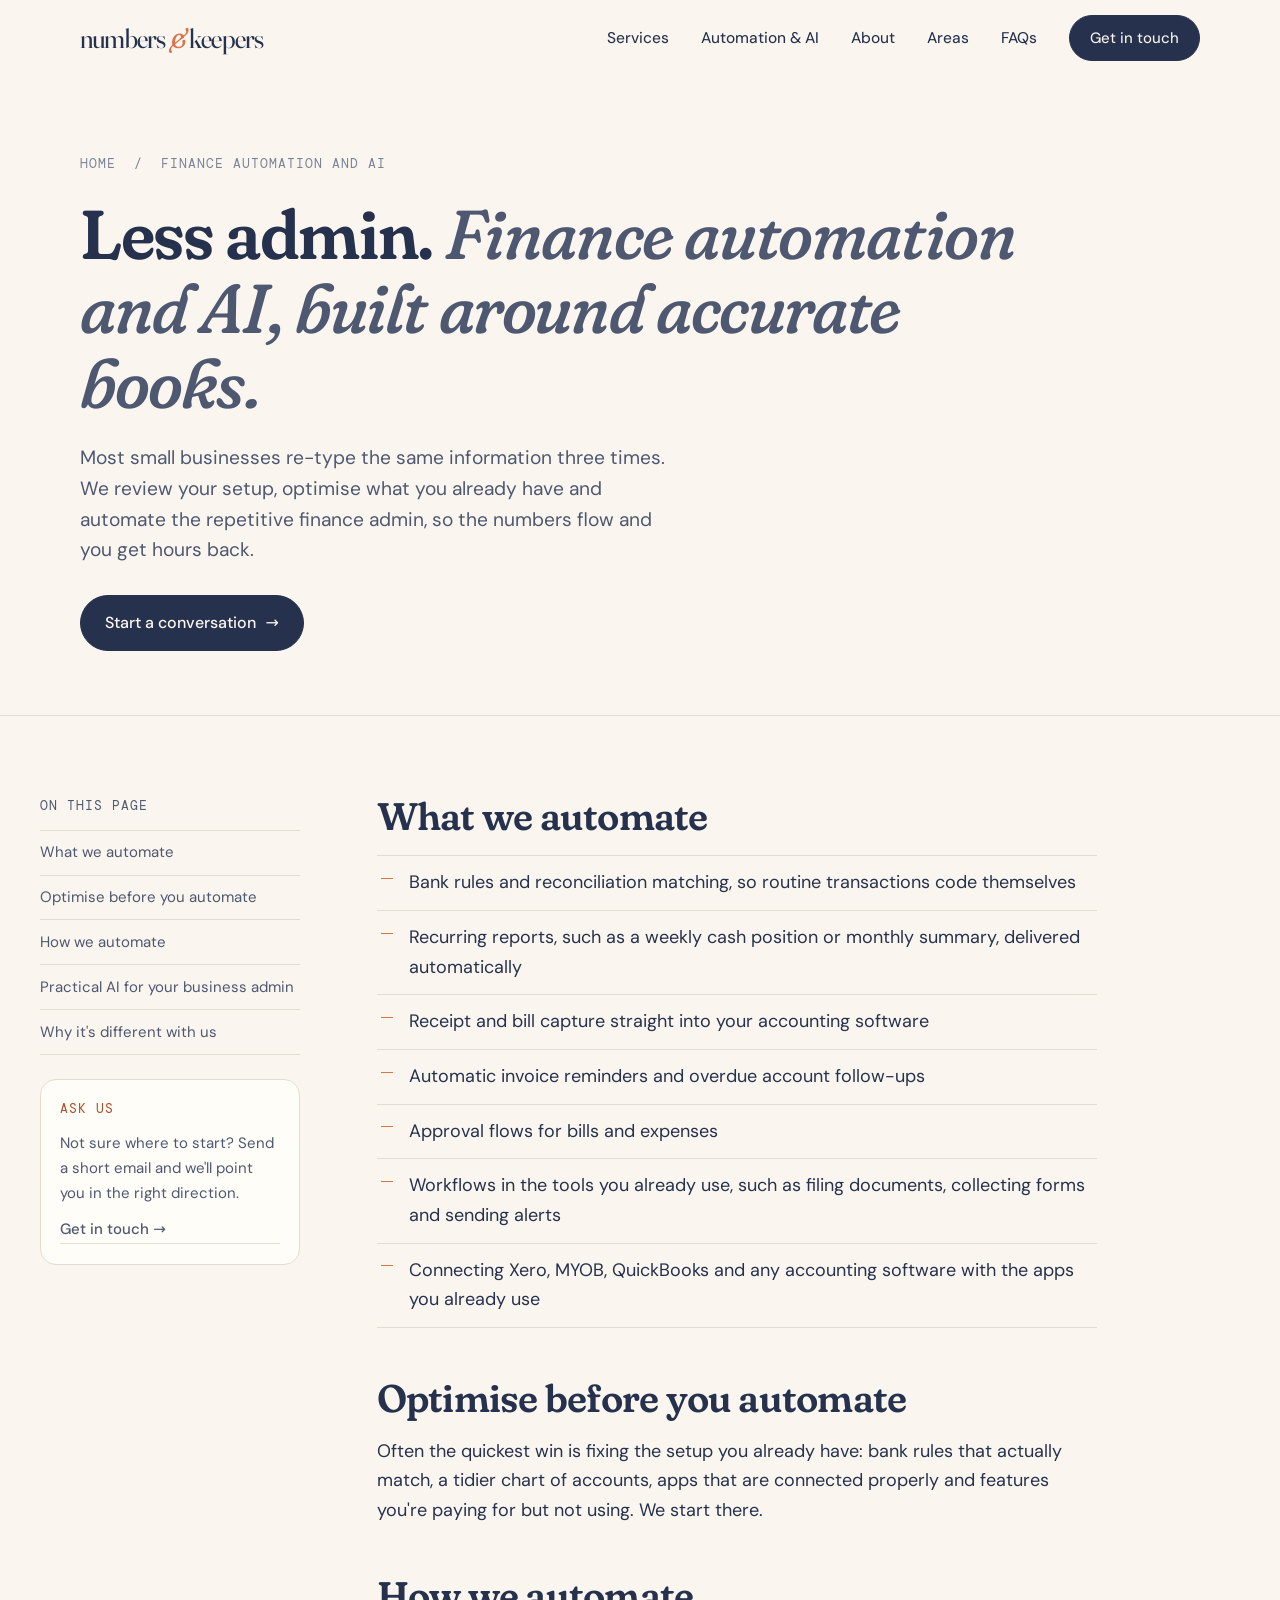
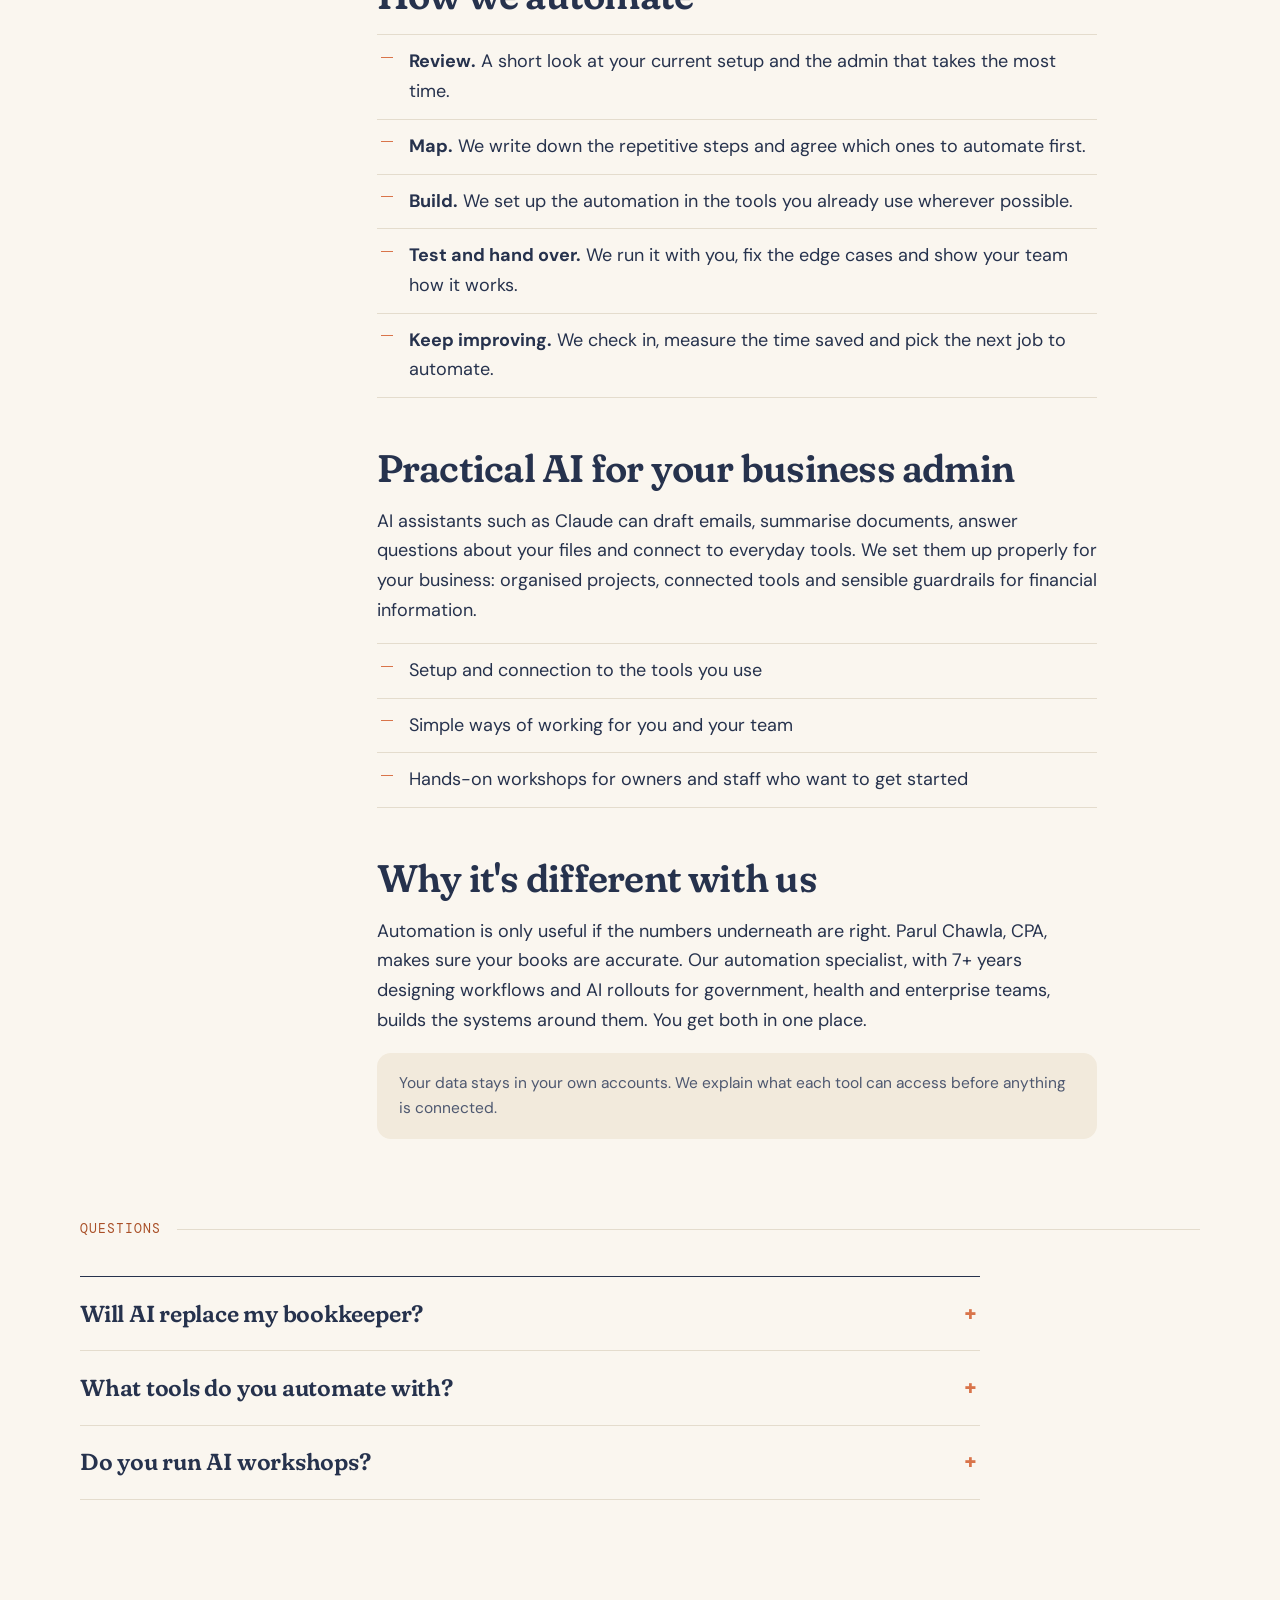
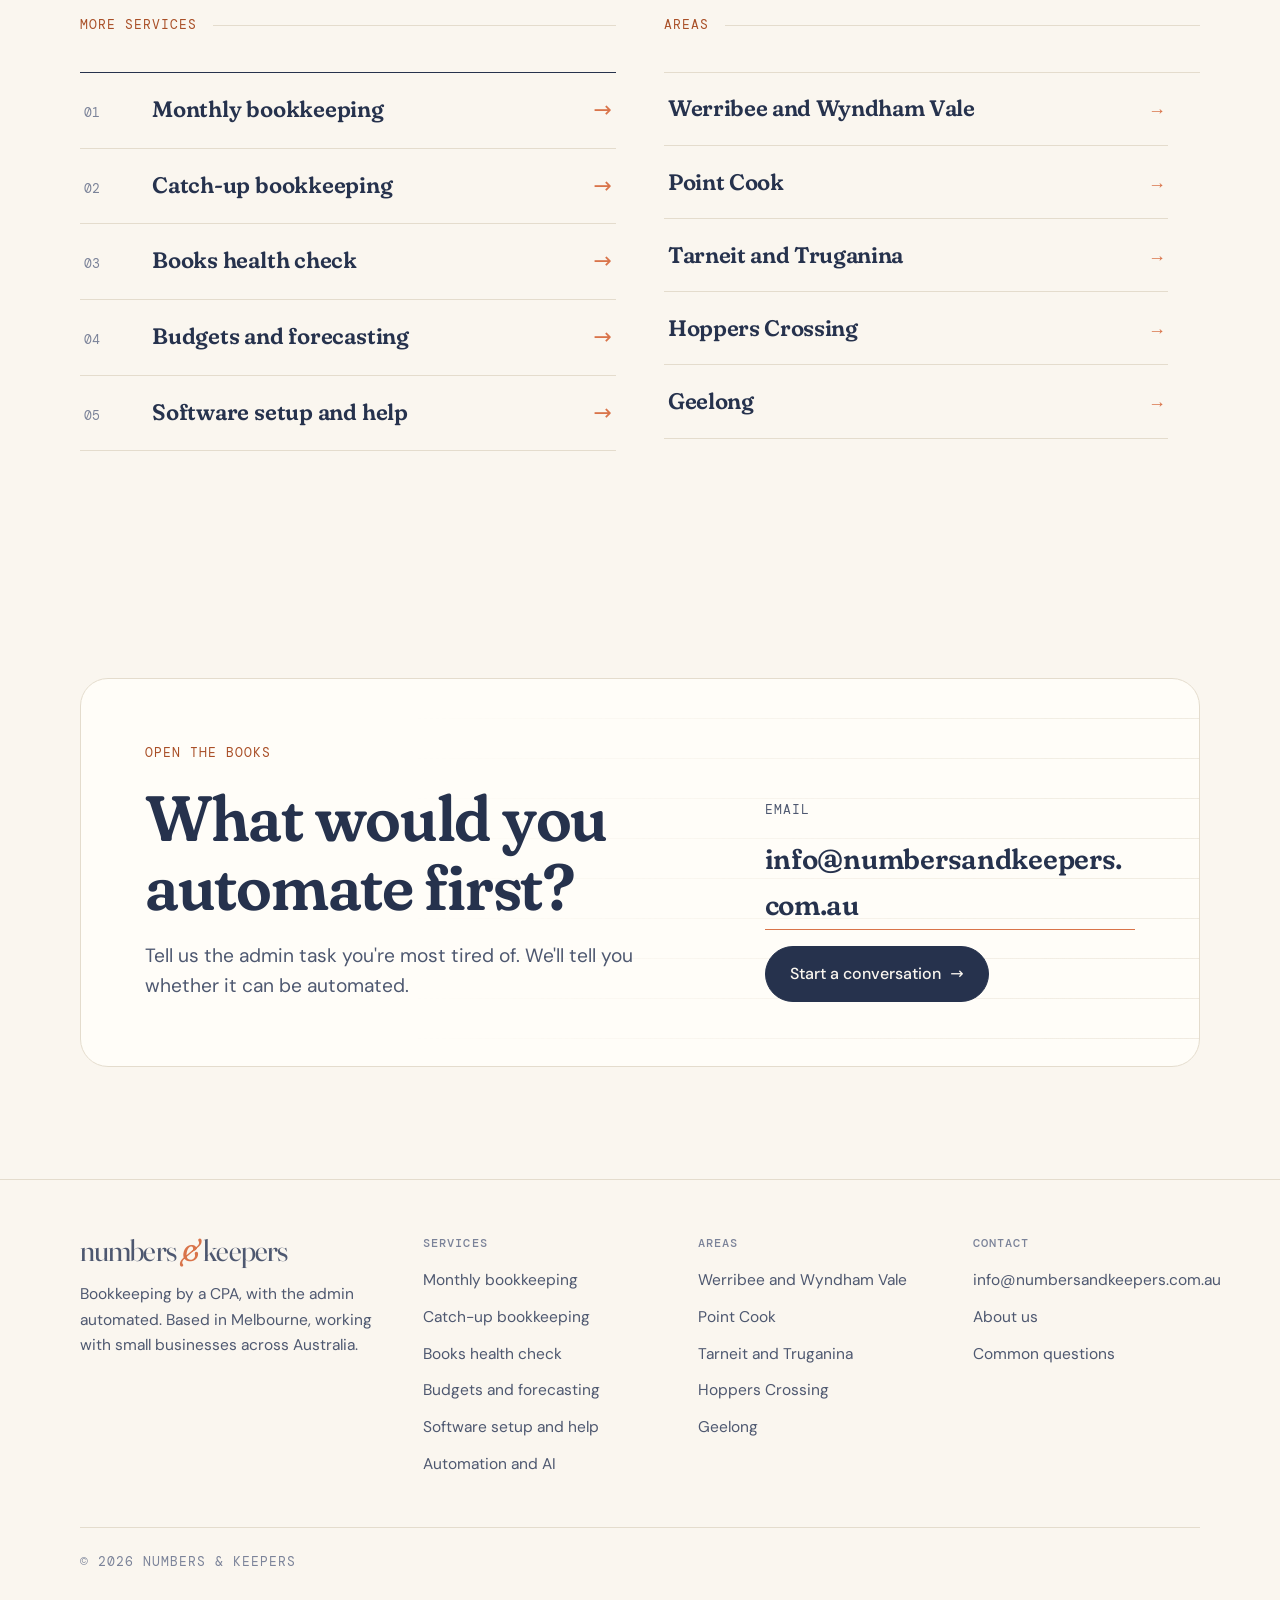
<file: finance-automation-ai.html>
<!doctype html>
<html lang="en-AU">
<head>
<script>document.documentElement.className+=" js"</script>
<meta charset="utf-8">
<meta name="viewport" content="width=device-width, initial-scale=1">
<title>Finance Automation &amp; AI for Small Business | Numbers &amp; Keepers</title>
<meta name="description" content="Cut finance admin with automation and AI. Receipt capture, invoice reminders, approvals, workflows and practical AI tools, set up by people who understand your books.">
<link rel="canonical" href="https://numbersandkeepers.com.au/finance-automation-ai">
<meta name="theme-color" content="#FAF6EF">
<link rel="icon" href="/favicon.svg" type="image/svg+xml">
<link rel="icon" href="/favicon-32.png" sizes="32x32" type="image/png">
<link rel="apple-touch-icon" href="/apple-touch-icon.png">
<meta property="og:type" content="website">
<meta property="og:site_name" content="Numbers &amp; Keepers">
<meta property="og:locale" content="en_AU">
<meta property="og:title" content="Finance Automation &amp; AI for Small Business | Numbers &amp; Keepers">
<meta property="og:description" content="Cut finance admin with automation and AI. Receipt capture, invoice reminders, approvals, workflows and practical AI tools, set up by people who understand your books.">
<meta property="og:url" content="https://numbersandkeepers.com.au/finance-automation-ai">
<meta property="og:image" content="https://numbersandkeepers.com.au/og-image.png">
<meta property="og:image:width" content="1200">
<meta property="og:image:height" content="630">
<meta property="og:image:alt" content="Numbers and Keepers: bookkeeping by a CPA, with the admin automated">
<meta name="twitter:card" content="summary_large_image">
<link rel="preload" href="/fonts/fraunces-normal.woff2" as="font" type="font/woff2" crossorigin>
<link rel="preload" href="/fonts/dm-sans.woff2" as="font" type="font/woff2" crossorigin>
<link rel="stylesheet" href="/site.css">
<script type="application/ld+json">
{
 "@context": "https://schema.org",
 "@type": "AccountingService",
 "@id": "https://numbersandkeepers.com.au/#business",
 "name": "Numbers & Keepers",
 "url": "https://numbersandkeepers.com.au/",
 "email": "info@numbersandkeepers.com.au",
 "description": "Bookkeeping by a CPA, with the admin automated: monthly and catch-up bookkeeping, budgeting, cash flow forecasting and finance automation for small businesses.",
 "image": "https://numbersandkeepers.com.au/og-image.png",
 "logo": "https://numbersandkeepers.com.au/apple-touch-icon.png",
 "areaServed": [
  "Werribee",
  "Wyndham Vale",
  "Tarneit",
  "Point Cook",
  "Hoppers Crossing",
  "Truganina",
  "Geelong",
  "Melbourne",
  "Australia"
 ],
 "knowsAbout": [
  "Bookkeeping",
  "Xero",
  "MYOB",
  "QuickBooks",
  "Sage",
  "SAP",
  "Oracle",
  "Microsoft Excel",
  "Budgeting",
  "Cash flow forecasting",
  "Finance automation",
  "AI for small business"
 ],
 "founder": [
  {
   "@type": "Person",
   "name": "Parul Chawla",
   "jobTitle": "CPA"
  }
 ]
}
</script>
<script type="application/ld+json">
{
 "@context": "https://schema.org",
 "@graph": [
  {
   "@type": "Service",
   "name": "Finance automation and AI for small business",
   "serviceType": "Finance automation and AI for small business",
   "url": "https://numbersandkeepers.com.au/finance-automation-ai",
   "provider": {
    "@id": "https://numbersandkeepers.com.au/#business"
   },
   "areaServed": [
    "Werribee",
    "Wyndham Vale",
    "Tarneit",
    "Point Cook",
    "Hoppers Crossing",
    "Truganina",
    "Geelong",
    "Melbourne",
    "Australia"
   ],
   "description": "Cut finance admin with automation and AI. Receipt capture, invoice reminders, approvals, workflows and practical AI tools, set up by people who understand your books."
  },
  {
   "@type": "BreadcrumbList",
   "itemListElement": [
    {
     "@type": "ListItem",
     "position": 1,
     "name": "Home",
     "item": "https://numbersandkeepers.com.au/"
    },
    {
     "@type": "ListItem",
     "position": 2,
     "name": "Finance automation and AI",
     "item": "https://numbersandkeepers.com.au/finance-automation-ai"
    }
   ]
  }
 ]
}
</script>
<script type="application/ld+json">
{
 "@context": "https://schema.org",
 "@type": "FAQPage",
 "mainEntity": [
  {
   "@type": "Question",
   "name": "Will AI replace my bookkeeper?",
   "acceptedAnswer": {
    "@type": "Answer",
    "text": "Not yet. AI and automation are good at repetitive tasks like data capture and reminders. Someone still needs to check the numbers, spot problems and make judgement calls. We combine both."
   }
  },
  {
   "@type": "Question",
   "name": "What tools do you automate with?",
   "acceptedAnswer": {
    "@type": "Answer",
    "text": "Whatever you already use where possible: your accounting software, Microsoft 365 or Google Workspace, and popular small business apps. Often there is a lot of value in tools you're already paying for."
   }
  },
  {
   "@type": "Question",
   "name": "Do you run AI workshops?",
   "acceptedAnswer": {
    "@type": "Answer",
    "text": "Yes. We run practical sessions for small business owners on using AI tools for everyday admin. Get in touch to hear about upcoming sessions or an in-house workshop."
   }
  }
 ]
}
</script>
</head>
<body>
<a class="skip" href="#main">Skip to content</a>
<header class="site">
  <div class="wrap">
    <a class="wordmark" href="/" aria-label="Numbers and Keepers home">numbers <span class="amp">&amp;</span> keepers</a>
    <button class="menu-toggle" type="button" aria-expanded="false" aria-controls="site-nav">Menu</button>
    <nav class="main" id="site-nav" aria-label="Main">
      <ul>
        <li><a href="/#services">Services</a></li>
        <li><a href="/finance-automation-ai">Automation &amp; AI</a></li>
        <li><a href="/#keepers">About</a></li>
        <li><a href="/#areas">Areas</a></li>
        <li><a href="/#faqs">FAQs</a></li>
        <li><a class="btn" href="#contact">Get in touch</a></li>
      </ul>
    </nav>
  </div>
</header>
<main id="main">

<section class="page-hero">
  <div class="wrap">
    <p class="crumbs mono"><a href="/">Home</a> &nbsp;/&nbsp; Finance automation and AI</p>
    <h1>Less admin. <em>Finance automation and AI, built around accurate books.</em></h1>
    <p class="lede">Most small businesses re-type the same information three times. We review your setup, optimise what you already have and automate the repetitive finance admin, so the numbers flow and you get hours back.</p>
    <div class="hero-ctas"><a class="btn" href="#contact">Start a conversation <span class="arrow">&rarr;</span></a></div>
  </div>
</section>

<div class="wrap page-body">
  <aside class="toc">
    <div><p class="mono muted" style="margin-bottom:.8rem">On this page</p><ol>
          <li><a href="#what-we-automate">What we automate</a></li>
          <li><a href="#optimise-before-you-automate">Optimise before you automate</a></li>
          <li><a href="#how-we-automate">How we automate</a></li>
          <li><a href="#practical-ai-for-your-business-admin">Practical AI for your business admin</a></li>
          <li><a href="#why-it-s-different-with-us">Why it's different with us</a></li>
    </ol></div>
    <div class="mini"><span class="mono" style="color:var(--clay-text)">Ask us</span><span>Not sure where to start? Send a short email and we'll point you in the right direction.</span><a class="textlink" href="#contact">Get in touch <span class="arrow">&rarr;</span></a></div>
  </aside>
  <div class="prose">
    <h2 id="what-we-automate">What we automate</h2>
    <ul>
      <li>Bank rules and reconciliation matching, so routine transactions code themselves</li>
      <li>Recurring reports, such as a weekly cash position or monthly summary, delivered automatically</li>
      <li>Receipt and bill capture straight into your accounting software</li>
      <li>Automatic invoice reminders and overdue account follow-ups</li>
      <li>Approval flows for bills and expenses</li>
      <li>Workflows in the tools you already use, such as filing documents, collecting forms and sending alerts</li>
      <li>Connecting Xero, MYOB, QuickBooks and any accounting software with the apps you already use</li>
    </ul>
    <h2 id="optimise-before-you-automate">Optimise before you automate</h2>
    <p>Often the quickest win is fixing the setup you already have: bank rules that actually match, a tidier chart of accounts, apps that are connected properly and features you're paying for but not using. We start there.</p>
    <h2 id="how-we-automate">How we automate</h2>
    <ul>
      <li><strong>Review.</strong> A short look at your current setup and the admin that takes the most time.</li>
      <li><strong>Map.</strong> We write down the repetitive steps and agree which ones to automate first.</li>
      <li><strong>Build.</strong> We set up the automation in the tools you already use wherever possible.</li>
      <li><strong>Test and hand over.</strong> We run it with you, fix the edge cases and show your team how it works.</li>
      <li><strong>Keep improving.</strong> We check in, measure the time saved and pick the next job to automate.</li>
    </ul>
    <h2 id="practical-ai-for-your-business-admin">Practical AI for your business admin</h2>
    <p>AI assistants such as Claude can draft emails, summarise documents, answer questions about your files and connect to everyday tools. We set them up properly for your business: organised projects, connected tools and sensible guardrails for financial information.</p>
    <ul>
      <li>Setup and connection to the tools you use</li>
      <li>Simple ways of working for you and your team</li>
      <li>Hands-on workshops for owners and staff who want to get started</li>
    </ul>
    <h2 id="why-it-s-different-with-us">Why it's different with us</h2>
    <p>Automation is only useful if the numbers underneath are right. Parul Chawla, CPA, makes sure your books are accurate. Our automation specialist, with 7+ years designing workflows and AI rollouts for government, health and enterprise teams, builds the systems around them. You get both in one place.</p>
    <p class="note">Your data stays in your own accounts. We explain what each tool can access before anything is connected.</p>
  </div>
</div>

<section class="section" style="padding-top:0">
  <div class="wrap">
    <div class="sec-label mono">Questions</div>
    <div class="faqs">
      <details><summary>Will AI replace my bookkeeper?</summary><p>Not yet. AI and automation are good at repetitive tasks like data capture and reminders. Someone still needs to check the numbers, spot problems and make judgement calls. We combine both.</p></details>
      <details><summary>What tools do you automate with?</summary><p>Whatever you already use where possible: your accounting software, Microsoft 365 or Google Workspace, and popular small business apps. Often there is a lot of value in tools you&#x27;re already paying for.</p></details>
      <details><summary>Do you run AI workshops?</summary><p>Yes. We run practical sessions for small business owners on using AI tools for everyday admin. Get in touch to hear about upcoming sessions or an in-house workshop.</p></details>
    </div>
  </div>
</section>

<section class="section" style="padding-top:0">
  <div class="wrap related">
    <div><div class="sec-label mono">More services</div><div class="rows">
      <a class="row" href="/monthly-bookkeeping"><span class="n">01</span><h3>Monthly bookkeeping</h3><p>Reconciliations, bills, invoices and a one-page report you&#x27;ll actually read.</p><span class="arrow">&rarr;</span></a>
      <a class="row" href="/catch-up-bookkeeping"><span class="n">02</span><h3>Catch-up bookkeeping</h3><p>Months or years behind. We clear the backlog and reconcile every account, without judgement.</p><span class="arrow">&rarr;</span></a>
      <a class="row" href="/books-health-check"><span class="n">03</span><h3>Books health check</h3><p>A CPA review of your books: reconciliations checked, gaps and errors found, and a clear fix list.</p><span class="arrow">&rarr;</span></a>
      <a class="row" href="/budgeting-cash-flow-forecasting"><span class="n">04</span><h3>Budgets and forecasting</h3><p>A practical budget, a rolling cash flow forecast and what-if scenarios, so nothing arrives as a surprise.</p><span class="arrow">&rarr;</span></a>
      <a class="row" href="/xero-myob-quickbooks"><span class="n">05</span><h3>Software setup and help</h3><p>Xero, MYOB, QuickBooks and any accounting software. Set up properly, cleaned up, explained.</p><span class="arrow">&rarr;</span></a>
    </div></div>
    <div><div class="sec-label mono">Areas</div><div class="areas" style="grid-template-columns:1fr">
      <a href="/bookkeeper-werribee"><span>Werribee and Wyndham Vale</span><span class="arrow mono">&rarr;</span></a>
      <a href="/bookkeeper-point-cook"><span>Point Cook</span><span class="arrow mono">&rarr;</span></a>
      <a href="/bookkeeper-tarneit"><span>Tarneit and Truganina</span><span class="arrow mono">&rarr;</span></a>
      <a href="/bookkeeper-hoppers-crossing"><span>Hoppers Crossing</span><span class="arrow mono">&rarr;</span></a>
      <a href="/bookkeeper-geelong"><span>Geelong</span><span class="arrow mono">&rarr;</span></a>
    </div></div>
  </div>
</section>

<section id="contact" class="contact">
  <div class="wrap">
    <div class="contact-card rv">
      <div style="display:flex;flex-direction:column;gap:1.2rem">
        <p class="eyebrow">Open the books</p>
        <h2>What would you automate first?</h2>
        <p class="lede">Tell us the admin task you're most tired of. We'll tell you whether it can be automated.</p>
      </div>
      <div class="contact-side">
        <p class="mono muted">Email</p>
        <a class="email" href="mailto:info@numbersandkeepers.com.au?subject=Bookkeeping%20enquiry">info@numbersandkeepers.com.au</a>
        <a class="btn" href="mailto:info@numbersandkeepers.com.au?subject=Bookkeeping%20enquiry">Start a conversation <span class="arrow">&rarr;</span></a>
      </div>
    </div>
  </div>
</section>

</main>
<footer class="site">
  <div class="wrap">
    <div class="foot">
      <div><a class="wordmark" href="/" aria-label="Numbers and Keepers home">numbers <span class="amp">&amp;</span> keepers</a><p>Bookkeeping by a CPA, with the admin automated. Based in Melbourne, working with small businesses across Australia.</p></div>
      <div><h3>Services</h3><ul>
          <li><a href="/monthly-bookkeeping">Monthly bookkeeping</a></li>
          <li><a href="/catch-up-bookkeeping">Catch-up bookkeeping</a></li>
          <li><a href="/books-health-check">Books health check</a></li>
          <li><a href="/budgeting-cash-flow-forecasting">Budgets and forecasting</a></li>
          <li><a href="/xero-myob-quickbooks">Software setup and help</a></li>
          <li><a href="/finance-automation-ai">Automation and AI</a></li>
      </ul></div>
      <div><h3>Areas</h3><ul>
          <li><a href="/bookkeeper-werribee">Werribee and Wyndham Vale</a></li>
          <li><a href="/bookkeeper-point-cook">Point Cook</a></li>
          <li><a href="/bookkeeper-tarneit">Tarneit and Truganina</a></li>
          <li><a href="/bookkeeper-hoppers-crossing">Hoppers Crossing</a></li>
          <li><a href="/bookkeeper-geelong">Geelong</a></li>
      </ul></div>
      <div><h3>Contact</h3><ul>
          <li><a href="mailto:info@numbersandkeepers.com.au">info@numbersandkeepers.com.au</a></li>
          <li><a href="/#keepers">About us</a></li>
          <li><a href="/#faqs">Common questions</a></li>
      </ul></div>
    </div>
    <div class="legal mono"><span>&copy; <span id="year">2026</span> Numbers &amp; Keepers</span></div>
  </div>
</footer>
<script>
(function(){
  var h=document.querySelector('header.site');
  var onS=function(){h.classList.toggle('scrolled',window.scrollY>8)};onS();window.addEventListener('scroll',onS,{passive:true});
  var b=document.querySelector('.menu-toggle'),n=document.getElementById('site-nav');
  b.addEventListener('click',function(){var o=n.classList.toggle('open');b.setAttribute('aria-expanded',o);b.textContent=o?'Close':'Menu';});
  n.addEventListener('click',function(e){if(e.target.closest('a')&&n.classList.contains('open')){n.classList.remove('open');b.setAttribute('aria-expanded','false');b.textContent='Menu';}});
  var y=document.getElementById('year');if(y)y.textContent=new Date().getFullYear();
  var rm=window.matchMedia('(prefers-reduced-motion: reduce)').matches;
  var els=document.querySelectorAll('.rv');
  if(rm||!('IntersectionObserver' in window)){els.forEach(function(e){e.classList.add('in')})}
  else{var io=new IntersectionObserver(function(es){es.forEach(function(e){if(e.isIntersecting){e.target.classList.add('in');io.unobserve(e.target)}})},{rootMargin:'0px 0px -8% 0px'});els.forEach(function(e){io.observe(e)})}
  var led=document.querySelector('.ledger');
  if(led){
    var rows=[].slice.call(led.querySelectorAll('li')),out=led.querySelector('.diff b'),cnt=led.querySelector('.count');
    var total=rows.reduce(function(s,r){return s+Math.abs(parseFloat(r.dataset.v))},0);
    var fmt=function(v){return '$'+v.toLocaleString('en-AU',{minimumFractionDigits:2,maximumFractionDigits:2})};
    var run=function(){
      led.classList.remove('reconciled');rows.forEach(function(r){r.classList.remove('done');r.querySelector('.s').textContent='To match'});
      var left=total;out.textContent=fmt(left);cnt.textContent=rows.length;
      if(rm){rows.forEach(function(r){r.classList.add('done');r.querySelector('.s').textContent='Matched'});out.textContent=fmt(0);cnt.textContent=0;led.classList.add('reconciled');return}
      rows.forEach(function(r,i){setTimeout(function(){r.classList.add('done');r.querySelector('.s').textContent='Matched';left-=Math.abs(parseFloat(r.dataset.v));out.textContent=fmt(Math.max(left,0));cnt.textContent=rows.length-i-1;
        if(i===rows.length-1)setTimeout(function(){led.classList.add('reconciled')},350)},900+i*700)});
    };
    var started=false;
    var lio=new IntersectionObserver(function(es){if(es[0].isIntersecting&&!started){started=true;run()}},{threshold:.4});lio.observe(led);
    var rb=document.querySelector('.replay');if(rb)rb.addEventListener('click',run);
  }
})();
</script>
</body>
</html>
</file>
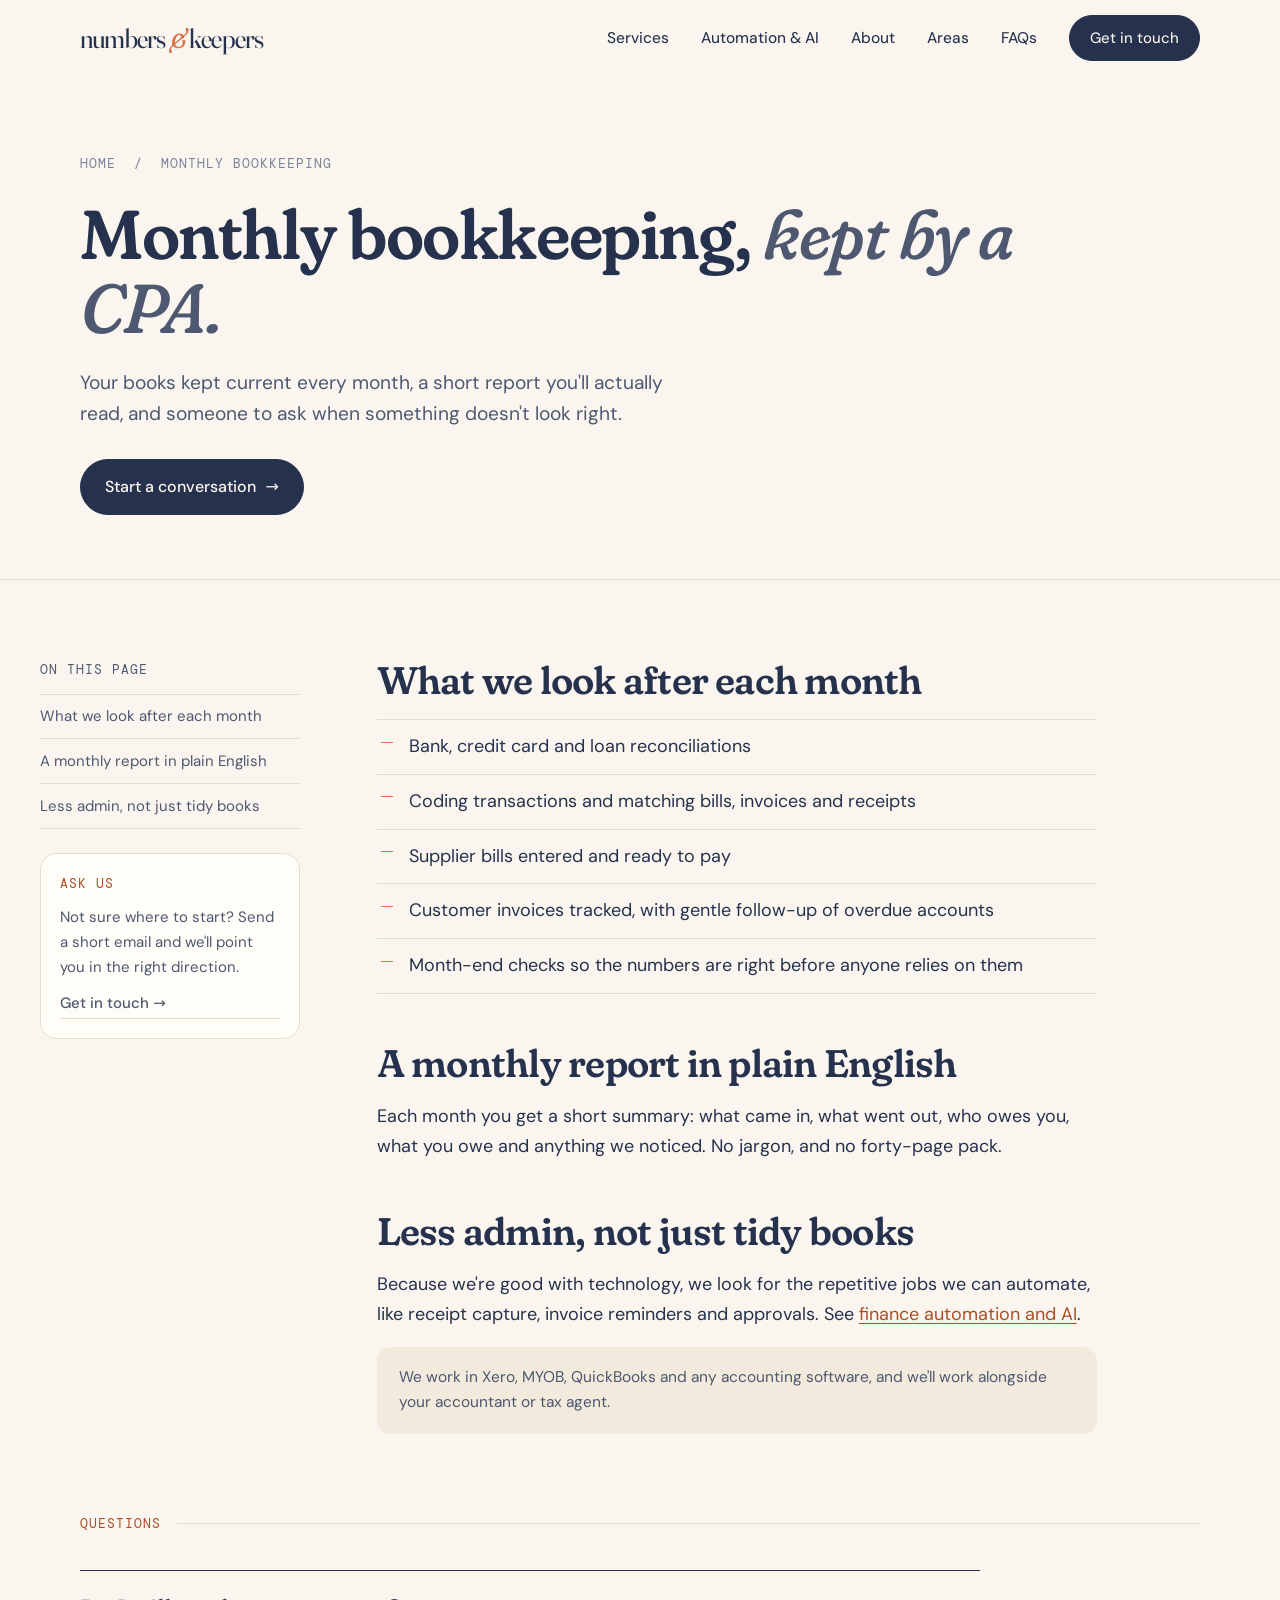
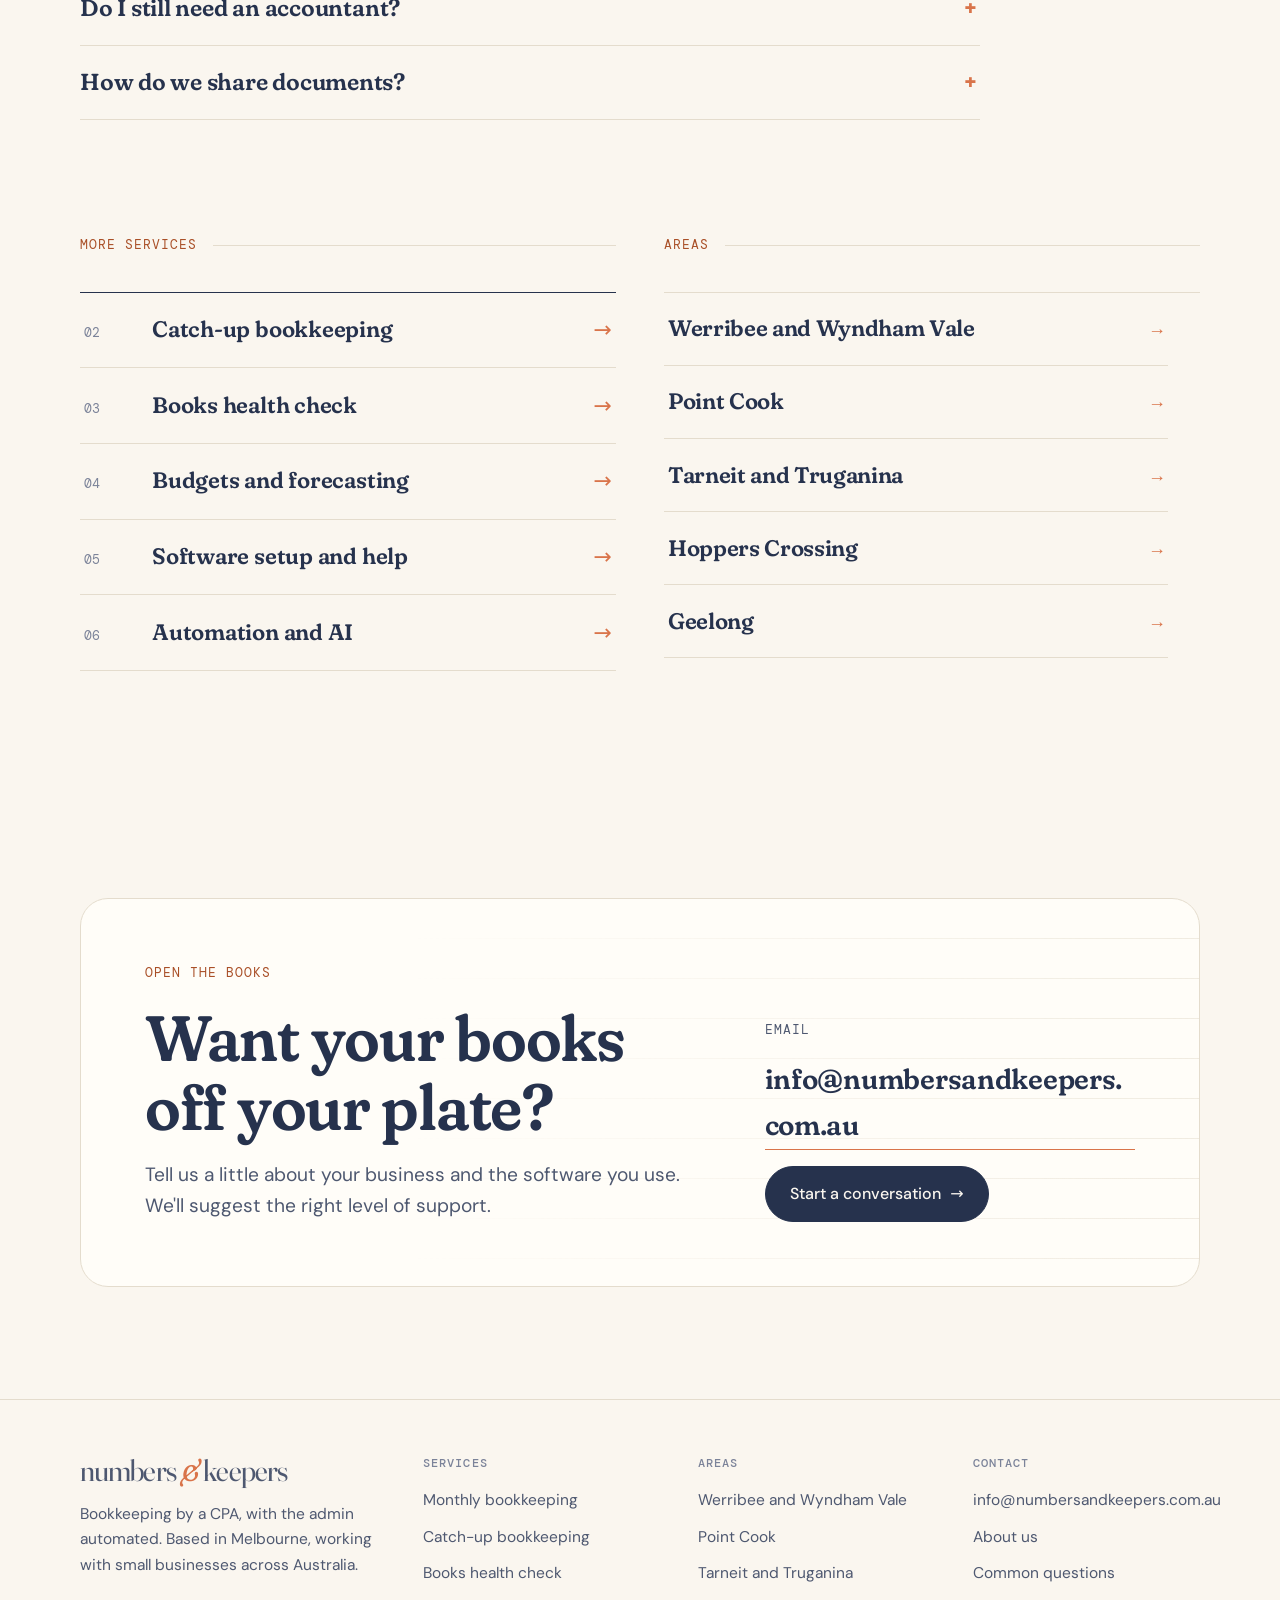
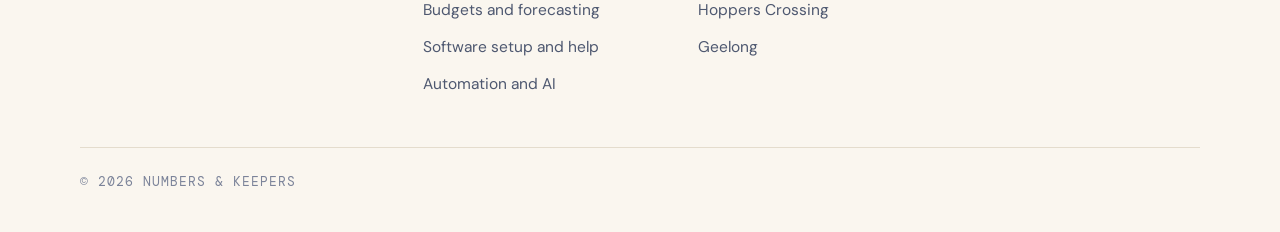
<file: monthly-bookkeeping.html>
<!doctype html>
<html lang="en-AU">
<head>
<script>document.documentElement.className+=" js"</script>
<meta charset="utf-8">
<meta name="viewport" content="width=device-width, initial-scale=1">
<title>Monthly Bookkeeping &amp; Reconciliations for Small Business | Numbers &amp; Keepers</title>
<meta name="description" content="Monthly bookkeeping by a CPA for small businesses across Melbourne and online Australia-wide. Reconciliations, bills, invoices and plain-English monthly reports.">
<link rel="canonical" href="https://numbersandkeepers.com.au/monthly-bookkeeping">
<meta name="theme-color" content="#FAF6EF">
<link rel="icon" href="/favicon.svg" type="image/svg+xml">
<link rel="icon" href="/favicon-32.png" sizes="32x32" type="image/png">
<link rel="apple-touch-icon" href="/apple-touch-icon.png">
<meta property="og:type" content="website">
<meta property="og:site_name" content="Numbers &amp; Keepers">
<meta property="og:locale" content="en_AU">
<meta property="og:title" content="Monthly Bookkeeping &amp; Reconciliations for Small Business | Numbers &amp; Keepers">
<meta property="og:description" content="Monthly bookkeeping by a CPA for small businesses across Melbourne and online Australia-wide. Reconciliations, bills, invoices and plain-English monthly reports.">
<meta property="og:url" content="https://numbersandkeepers.com.au/monthly-bookkeeping">
<meta property="og:image" content="https://numbersandkeepers.com.au/og-image.png">
<meta property="og:image:width" content="1200">
<meta property="og:image:height" content="630">
<meta property="og:image:alt" content="Numbers and Keepers: bookkeeping by a CPA, with the admin automated">
<meta name="twitter:card" content="summary_large_image">
<link rel="preload" href="/fonts/fraunces-normal.woff2" as="font" type="font/woff2" crossorigin>
<link rel="preload" href="/fonts/dm-sans.woff2" as="font" type="font/woff2" crossorigin>
<link rel="stylesheet" href="/site.css">
<script type="application/ld+json">
{
 "@context": "https://schema.org",
 "@type": "AccountingService",
 "@id": "https://numbersandkeepers.com.au/#business",
 "name": "Numbers & Keepers",
 "url": "https://numbersandkeepers.com.au/",
 "email": "info@numbersandkeepers.com.au",
 "description": "Bookkeeping by a CPA, with the admin automated: monthly and catch-up bookkeeping, budgeting, cash flow forecasting and finance automation for small businesses.",
 "image": "https://numbersandkeepers.com.au/og-image.png",
 "logo": "https://numbersandkeepers.com.au/apple-touch-icon.png",
 "areaServed": [
  "Werribee",
  "Wyndham Vale",
  "Tarneit",
  "Point Cook",
  "Hoppers Crossing",
  "Truganina",
  "Geelong",
  "Melbourne",
  "Australia"
 ],
 "knowsAbout": [
  "Bookkeeping",
  "Xero",
  "MYOB",
  "QuickBooks",
  "Sage",
  "SAP",
  "Oracle",
  "Microsoft Excel",
  "Budgeting",
  "Cash flow forecasting",
  "Finance automation",
  "AI for small business"
 ],
 "founder": [
  {
   "@type": "Person",
   "name": "Parul Chawla",
   "jobTitle": "CPA"
  }
 ]
}
</script>
<script type="application/ld+json">
{
 "@context": "https://schema.org",
 "@graph": [
  {
   "@type": "Service",
   "name": "Monthly bookkeeping",
   "serviceType": "Monthly bookkeeping",
   "url": "https://numbersandkeepers.com.au/monthly-bookkeeping",
   "provider": {
    "@id": "https://numbersandkeepers.com.au/#business"
   },
   "areaServed": [
    "Werribee",
    "Wyndham Vale",
    "Tarneit",
    "Point Cook",
    "Hoppers Crossing",
    "Truganina",
    "Geelong",
    "Melbourne",
    "Australia"
   ],
   "description": "Monthly bookkeeping by a CPA for small businesses across Melbourne and online Australia-wide. Reconciliations, bills, invoices and plain-English monthly reports."
  },
  {
   "@type": "BreadcrumbList",
   "itemListElement": [
    {
     "@type": "ListItem",
     "position": 1,
     "name": "Home",
     "item": "https://numbersandkeepers.com.au/"
    },
    {
     "@type": "ListItem",
     "position": 2,
     "name": "Monthly bookkeeping",
     "item": "https://numbersandkeepers.com.au/monthly-bookkeeping"
    }
   ]
  }
 ]
}
</script>
<script type="application/ld+json">
{
 "@context": "https://schema.org",
 "@type": "FAQPage",
 "mainEntity": [
  {
   "@type": "Question",
   "name": "Do I still need an accountant?",
   "acceptedAnswer": {
    "@type": "Answer",
    "text": "Usually, yes. Your accountant or tax agent looks after tax returns and advice. We keep the books clean all year, which makes their job quicker."
   }
  },
  {
   "@type": "Question",
   "name": "How do we share documents?",
   "acceptedAnswer": {
    "@type": "Answer",
    "text": "Through your accounting software, a receipt-capture app or a shared folder. We'll set up whatever is simplest for you."
   }
  }
 ]
}
</script>
</head>
<body>
<a class="skip" href="#main">Skip to content</a>
<header class="site">
  <div class="wrap">
    <a class="wordmark" href="/" aria-label="Numbers and Keepers home">numbers <span class="amp">&amp;</span> keepers</a>
    <button class="menu-toggle" type="button" aria-expanded="false" aria-controls="site-nav">Menu</button>
    <nav class="main" id="site-nav" aria-label="Main">
      <ul>
        <li><a href="/#services">Services</a></li>
        <li><a href="/finance-automation-ai">Automation &amp; AI</a></li>
        <li><a href="/#keepers">About</a></li>
        <li><a href="/#areas">Areas</a></li>
        <li><a href="/#faqs">FAQs</a></li>
        <li><a class="btn" href="#contact">Get in touch</a></li>
      </ul>
    </nav>
  </div>
</header>
<main id="main">

<section class="page-hero">
  <div class="wrap">
    <p class="crumbs mono"><a href="/">Home</a> &nbsp;/&nbsp; Monthly bookkeeping</p>
    <h1>Monthly bookkeeping, <em>kept by a CPA.</em></h1>
    <p class="lede">Your books kept current every month, a short report you'll actually read, and someone to ask when something doesn't look right.</p>
    <div class="hero-ctas"><a class="btn" href="#contact">Start a conversation <span class="arrow">&rarr;</span></a></div>
  </div>
</section>

<div class="wrap page-body">
  <aside class="toc">
    <div><p class="mono muted" style="margin-bottom:.8rem">On this page</p><ol>
          <li><a href="#what-we-look-after-each-month">What we look after each month</a></li>
          <li><a href="#a-monthly-report-in-plain-english">A monthly report in plain English</a></li>
          <li><a href="#less-admin-not-just-tidy-books">Less admin, not just tidy books</a></li>
    </ol></div>
    <div class="mini"><span class="mono" style="color:var(--clay-text)">Ask us</span><span>Not sure where to start? Send a short email and we'll point you in the right direction.</span><a class="textlink" href="#contact">Get in touch <span class="arrow">&rarr;</span></a></div>
  </aside>
  <div class="prose">
    <h2 id="what-we-look-after-each-month">What we look after each month</h2>
    <ul>
      <li>Bank, credit card and loan reconciliations</li>
      <li>Coding transactions and matching bills, invoices and receipts</li>
      <li>Supplier bills entered and ready to pay</li>
      <li>Customer invoices tracked, with gentle follow-up of overdue accounts</li>
      <li>Month-end checks so the numbers are right before anyone relies on them</li>
    </ul>
    <h2 id="a-monthly-report-in-plain-english">A monthly report in plain English</h2>
    <p>Each month you get a short summary: what came in, what went out, who owes you, what you owe and anything we noticed. No jargon, and no forty-page pack.</p>
    <h2 id="less-admin-not-just-tidy-books">Less admin, not just tidy books</h2>
    <p>Because we're good with technology, we look for the repetitive jobs we can automate, like receipt capture, invoice reminders and approvals. See <a href="/finance-automation-ai">finance automation and AI</a>.</p>
    <p class="note">We work in Xero, MYOB, QuickBooks and any accounting software, and we'll work alongside your accountant or tax agent.</p>
  </div>
</div>

<section class="section" style="padding-top:0">
  <div class="wrap">
    <div class="sec-label mono">Questions</div>
    <div class="faqs">
      <details><summary>Do I still need an accountant?</summary><p>Usually, yes. Your accountant or tax agent looks after tax returns and advice. We keep the books clean all year, which makes their job quicker.</p></details>
      <details><summary>How do we share documents?</summary><p>Through your accounting software, a receipt-capture app or a shared folder. We&#x27;ll set up whatever is simplest for you.</p></details>
    </div>
  </div>
</section>

<section class="section" style="padding-top:0">
  <div class="wrap related">
    <div><div class="sec-label mono">More services</div><div class="rows">
      <a class="row" href="/catch-up-bookkeeping"><span class="n">02</span><h3>Catch-up bookkeeping</h3><p>Months or years behind. We clear the backlog and reconcile every account, without judgement.</p><span class="arrow">&rarr;</span></a>
      <a class="row" href="/books-health-check"><span class="n">03</span><h3>Books health check</h3><p>A CPA review of your books: reconciliations checked, gaps and errors found, and a clear fix list.</p><span class="arrow">&rarr;</span></a>
      <a class="row" href="/budgeting-cash-flow-forecasting"><span class="n">04</span><h3>Budgets and forecasting</h3><p>A practical budget, a rolling cash flow forecast and what-if scenarios, so nothing arrives as a surprise.</p><span class="arrow">&rarr;</span></a>
      <a class="row" href="/xero-myob-quickbooks"><span class="n">05</span><h3>Software setup and help</h3><p>Xero, MYOB, QuickBooks and any accounting software. Set up properly, cleaned up, explained.</p><span class="arrow">&rarr;</span></a>
      <a class="row" href="/finance-automation-ai"><span class="n">06</span><h3>Automation and AI</h3><p>We review your setup, optimise what you have and automate the repetitive finance admin.</p><span class="arrow">&rarr;</span></a>
    </div></div>
    <div><div class="sec-label mono">Areas</div><div class="areas" style="grid-template-columns:1fr">
      <a href="/bookkeeper-werribee"><span>Werribee and Wyndham Vale</span><span class="arrow mono">&rarr;</span></a>
      <a href="/bookkeeper-point-cook"><span>Point Cook</span><span class="arrow mono">&rarr;</span></a>
      <a href="/bookkeeper-tarneit"><span>Tarneit and Truganina</span><span class="arrow mono">&rarr;</span></a>
      <a href="/bookkeeper-hoppers-crossing"><span>Hoppers Crossing</span><span class="arrow mono">&rarr;</span></a>
      <a href="/bookkeeper-geelong"><span>Geelong</span><span class="arrow mono">&rarr;</span></a>
    </div></div>
  </div>
</section>

<section id="contact" class="contact">
  <div class="wrap">
    <div class="contact-card rv">
      <div style="display:flex;flex-direction:column;gap:1.2rem">
        <p class="eyebrow">Open the books</p>
        <h2>Want your books off your plate?</h2>
        <p class="lede">Tell us a little about your business and the software you use. We'll suggest the right level of support.</p>
      </div>
      <div class="contact-side">
        <p class="mono muted">Email</p>
        <a class="email" href="mailto:info@numbersandkeepers.com.au?subject=Bookkeeping%20enquiry">info@numbersandkeepers.com.au</a>
        <a class="btn" href="mailto:info@numbersandkeepers.com.au?subject=Bookkeeping%20enquiry">Start a conversation <span class="arrow">&rarr;</span></a>
      </div>
    </div>
  </div>
</section>

</main>
<footer class="site">
  <div class="wrap">
    <div class="foot">
      <div><a class="wordmark" href="/" aria-label="Numbers and Keepers home">numbers <span class="amp">&amp;</span> keepers</a><p>Bookkeeping by a CPA, with the admin automated. Based in Melbourne, working with small businesses across Australia.</p></div>
      <div><h3>Services</h3><ul>
          <li><a href="/monthly-bookkeeping">Monthly bookkeeping</a></li>
          <li><a href="/catch-up-bookkeeping">Catch-up bookkeeping</a></li>
          <li><a href="/books-health-check">Books health check</a></li>
          <li><a href="/budgeting-cash-flow-forecasting">Budgets and forecasting</a></li>
          <li><a href="/xero-myob-quickbooks">Software setup and help</a></li>
          <li><a href="/finance-automation-ai">Automation and AI</a></li>
      </ul></div>
      <div><h3>Areas</h3><ul>
          <li><a href="/bookkeeper-werribee">Werribee and Wyndham Vale</a></li>
          <li><a href="/bookkeeper-point-cook">Point Cook</a></li>
          <li><a href="/bookkeeper-tarneit">Tarneit and Truganina</a></li>
          <li><a href="/bookkeeper-hoppers-crossing">Hoppers Crossing</a></li>
          <li><a href="/bookkeeper-geelong">Geelong</a></li>
      </ul></div>
      <div><h3>Contact</h3><ul>
          <li><a href="mailto:info@numbersandkeepers.com.au">info@numbersandkeepers.com.au</a></li>
          <li><a href="/#keepers">About us</a></li>
          <li><a href="/#faqs">Common questions</a></li>
      </ul></div>
    </div>
    <div class="legal mono"><span>&copy; <span id="year">2026</span> Numbers &amp; Keepers</span></div>
  </div>
</footer>
<script>
(function(){
  var h=document.querySelector('header.site');
  var onS=function(){h.classList.toggle('scrolled',window.scrollY>8)};onS();window.addEventListener('scroll',onS,{passive:true});
  var b=document.querySelector('.menu-toggle'),n=document.getElementById('site-nav');
  b.addEventListener('click',function(){var o=n.classList.toggle('open');b.setAttribute('aria-expanded',o);b.textContent=o?'Close':'Menu';});
  n.addEventListener('click',function(e){if(e.target.closest('a')&&n.classList.contains('open')){n.classList.remove('open');b.setAttribute('aria-expanded','false');b.textContent='Menu';}});
  var y=document.getElementById('year');if(y)y.textContent=new Date().getFullYear();
  var rm=window.matchMedia('(prefers-reduced-motion: reduce)').matches;
  var els=document.querySelectorAll('.rv');
  if(rm||!('IntersectionObserver' in window)){els.forEach(function(e){e.classList.add('in')})}
  else{var io=new IntersectionObserver(function(es){es.forEach(function(e){if(e.isIntersecting){e.target.classList.add('in');io.unobserve(e.target)}})},{rootMargin:'0px 0px -8% 0px'});els.forEach(function(e){io.observe(e)})}
  var led=document.querySelector('.ledger');
  if(led){
    var rows=[].slice.call(led.querySelectorAll('li')),out=led.querySelector('.diff b'),cnt=led.querySelector('.count');
    var total=rows.reduce(function(s,r){return s+Math.abs(parseFloat(r.dataset.v))},0);
    var fmt=function(v){return '$'+v.toLocaleString('en-AU',{minimumFractionDigits:2,maximumFractionDigits:2})};
    var run=function(){
      led.classList.remove('reconciled');rows.forEach(function(r){r.classList.remove('done');r.querySelector('.s').textContent='To match'});
      var left=total;out.textContent=fmt(left);cnt.textContent=rows.length;
      if(rm){rows.forEach(function(r){r.classList.add('done');r.querySelector('.s').textContent='Matched'});out.textContent=fmt(0);cnt.textContent=0;led.classList.add('reconciled');return}
      rows.forEach(function(r,i){setTimeout(function(){r.classList.add('done');r.querySelector('.s').textContent='Matched';left-=Math.abs(parseFloat(r.dataset.v));out.textContent=fmt(Math.max(left,0));cnt.textContent=rows.length-i-1;
        if(i===rows.length-1)setTimeout(function(){led.classList.add('reconciled')},350)},900+i*700)});
    };
    var started=false;
    var lio=new IntersectionObserver(function(es){if(es[0].isIntersecting&&!started){started=true;run()}},{threshold:.4});lio.observe(led);
    var rb=document.querySelector('.replay');if(rb)rb.addEventListener('click',run);
  }
})();
</script>
</body>
</html>
</file>
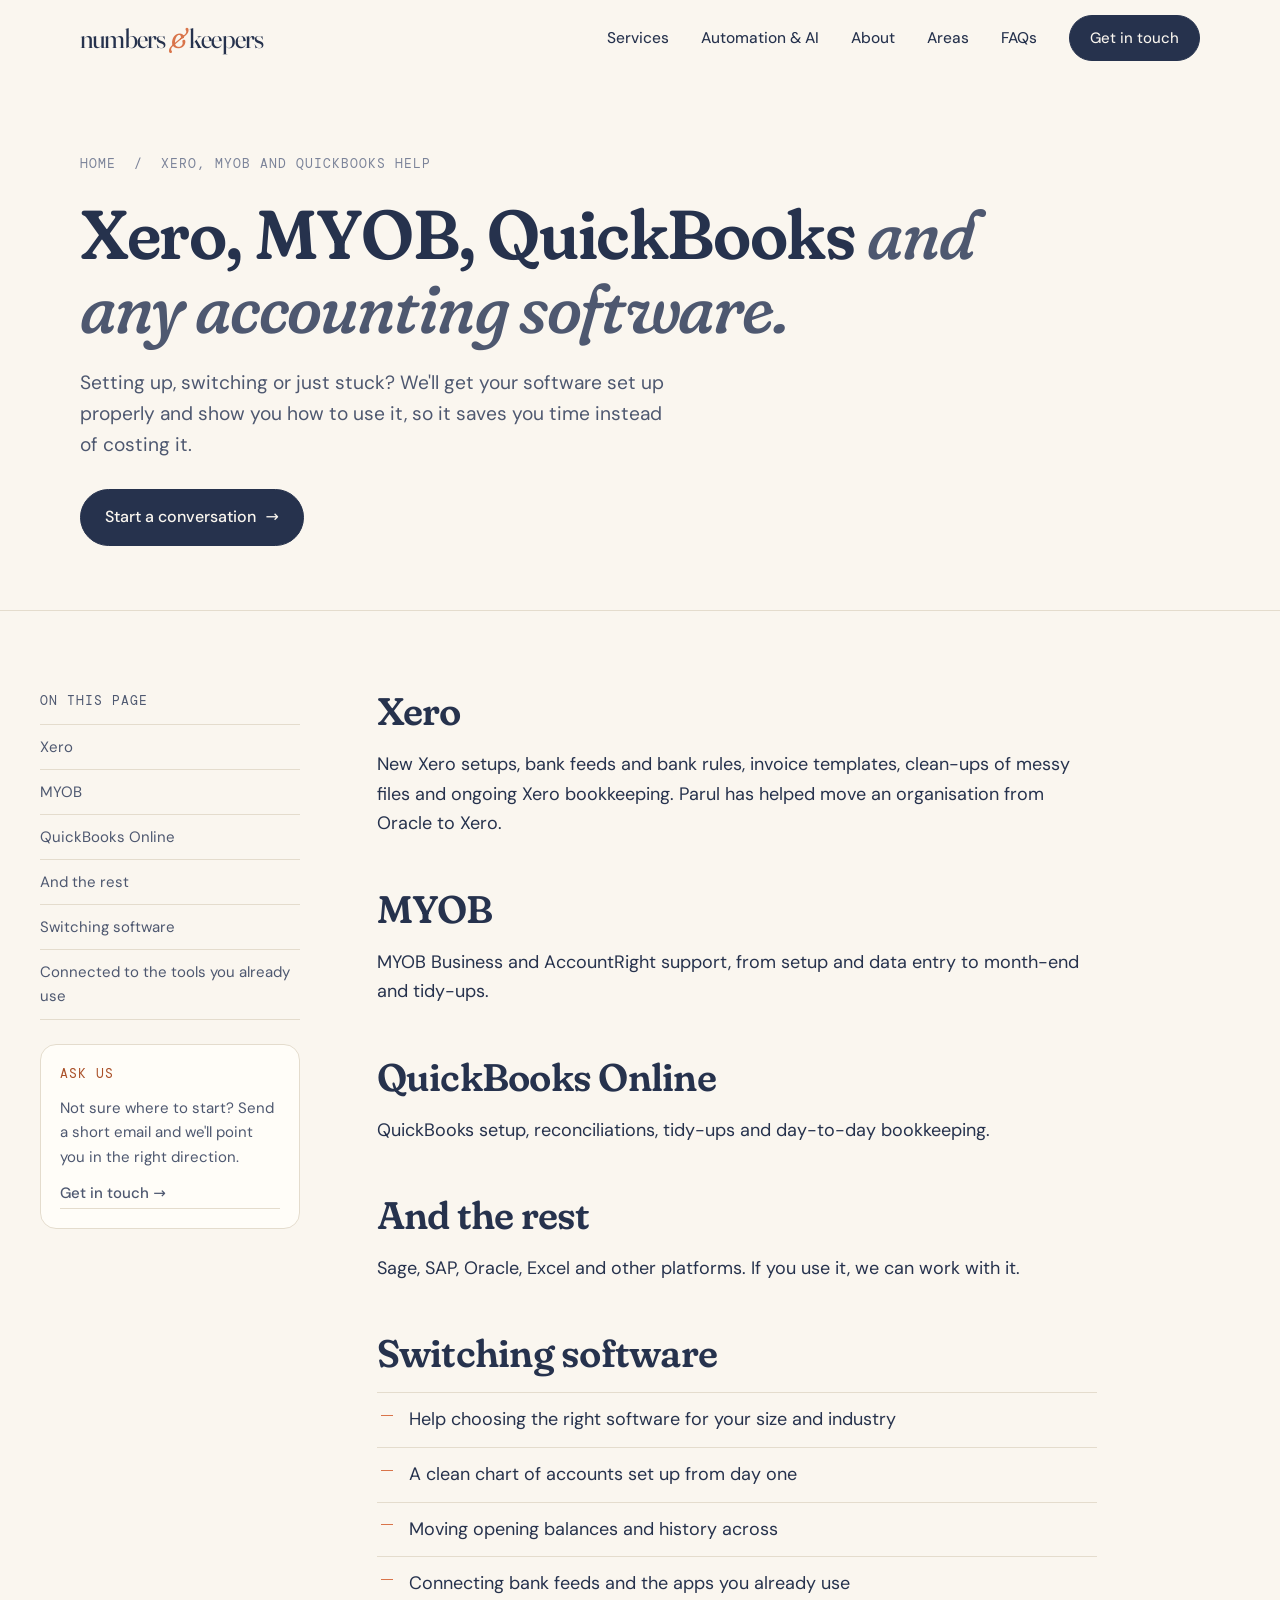
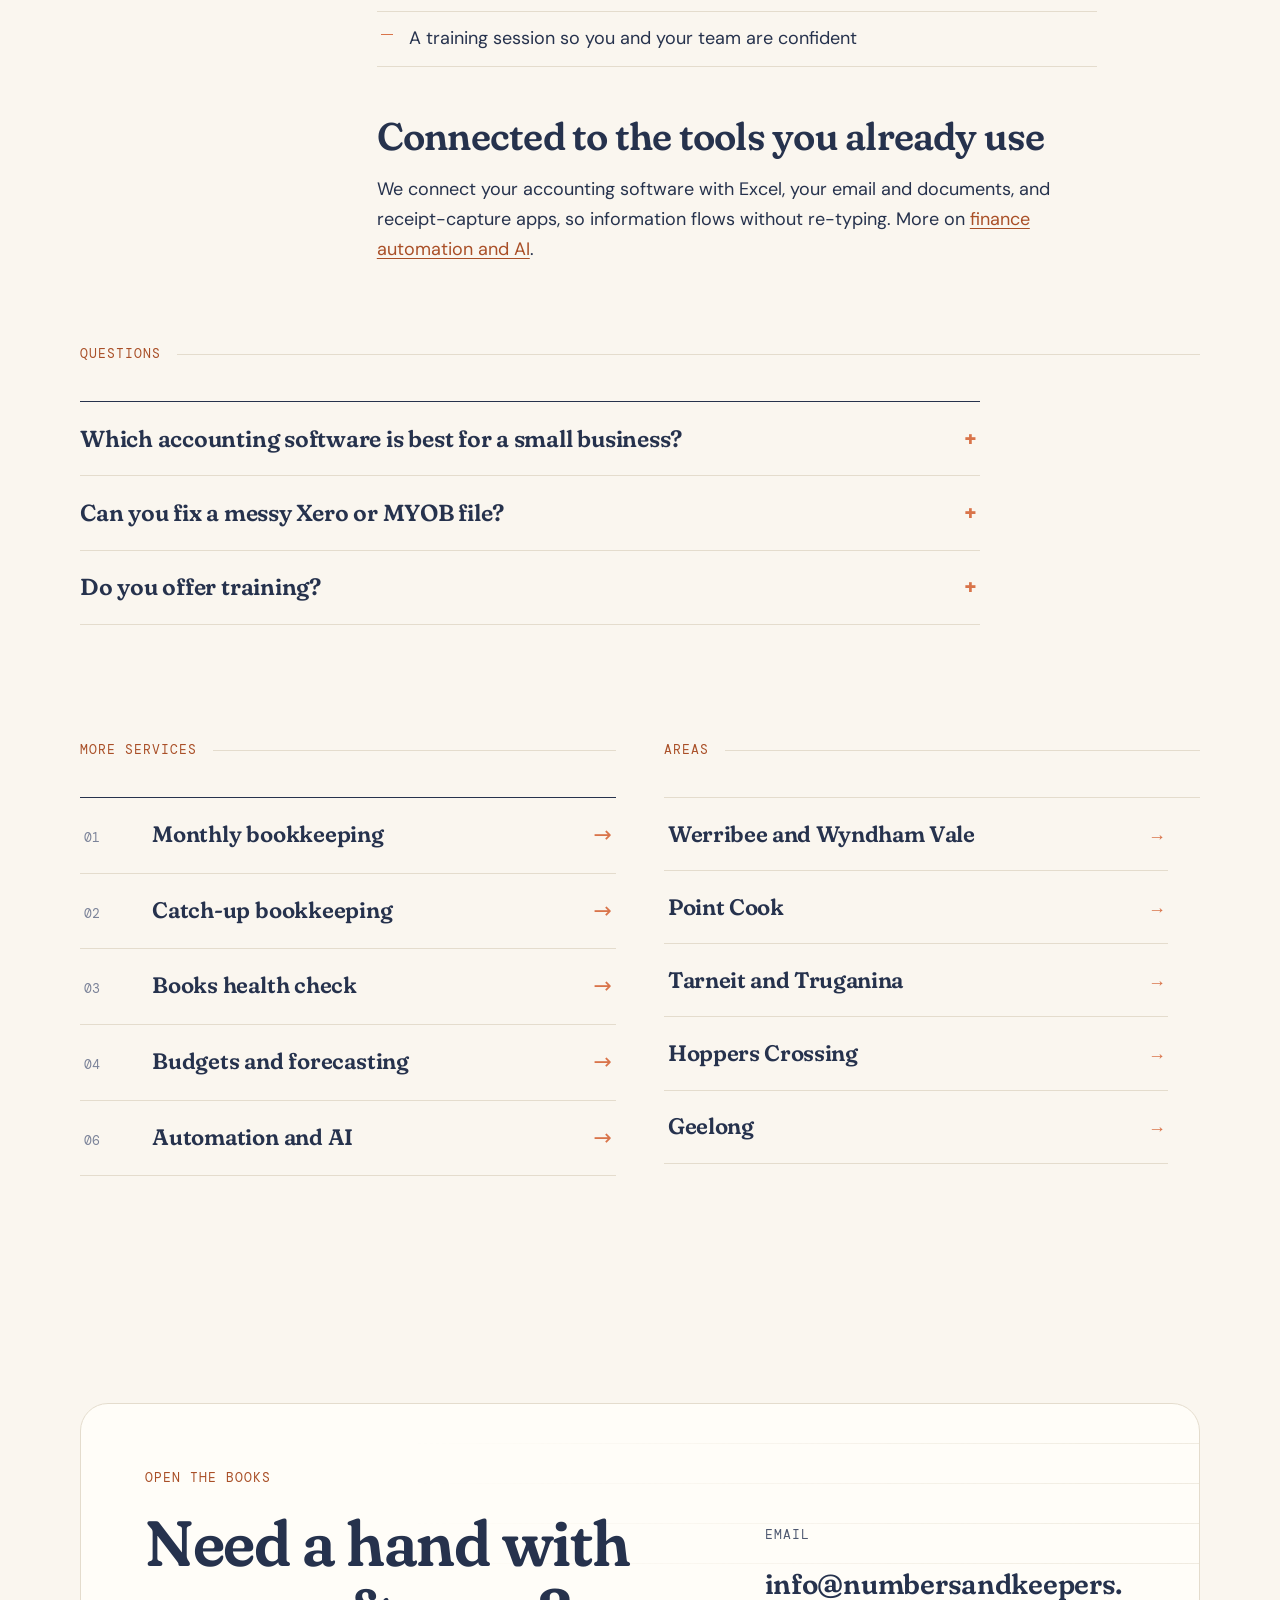
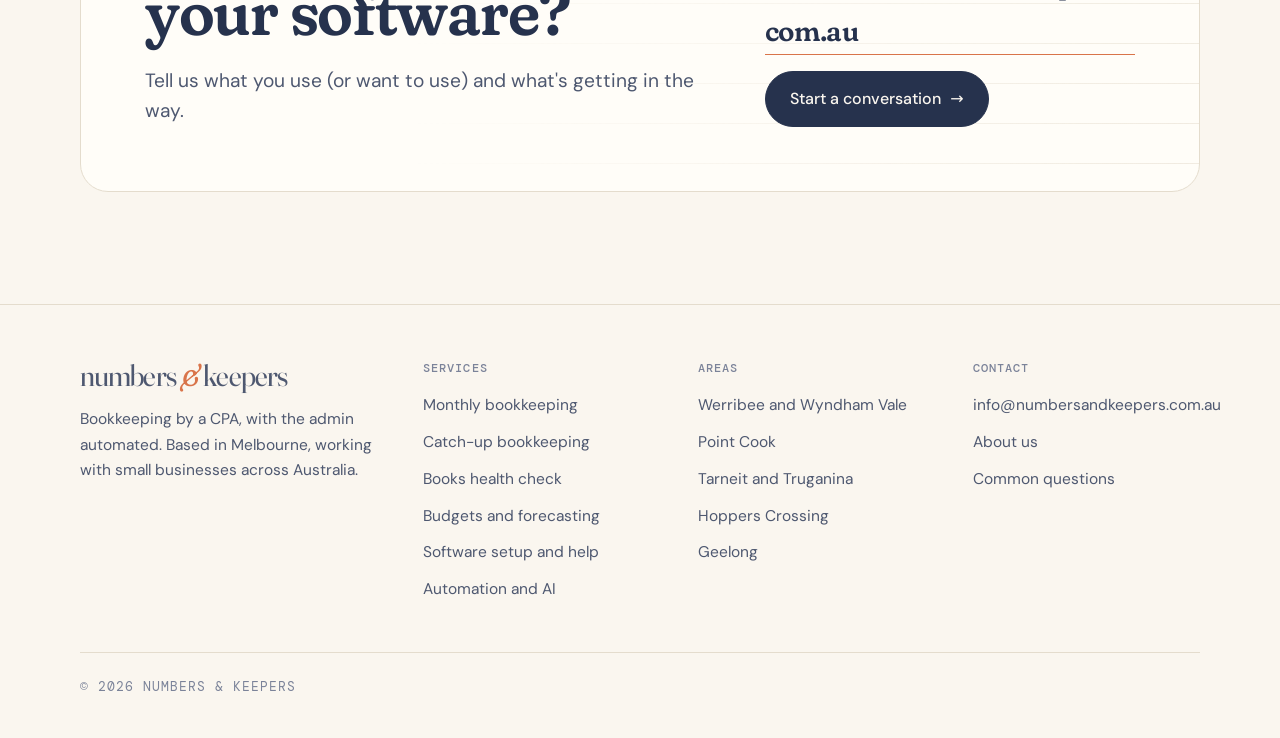
<file: xero-myob-quickbooks.html>
<!doctype html>
<html lang="en-AU">
<head>
<script>document.documentElement.className+=" js"</script>
<meta charset="utf-8">
<meta name="viewport" content="width=device-width, initial-scale=1">
<title>Xero, MYOB &amp; QuickBooks Bookkeeper | Setup, Clean-ups &amp; Training | Numbers &amp; Keepers</title>
<meta name="description" content="Xero, MYOB and QuickBooks setup, migration, clean-ups and training for small businesses across Melbourne and Australia-wide, plus help with any other accounting software.">
<link rel="canonical" href="https://numbersandkeepers.com.au/xero-myob-quickbooks">
<meta name="theme-color" content="#FAF6EF">
<link rel="icon" href="/favicon.svg" type="image/svg+xml">
<link rel="icon" href="/favicon-32.png" sizes="32x32" type="image/png">
<link rel="apple-touch-icon" href="/apple-touch-icon.png">
<meta property="og:type" content="website">
<meta property="og:site_name" content="Numbers &amp; Keepers">
<meta property="og:locale" content="en_AU">
<meta property="og:title" content="Xero, MYOB &amp; QuickBooks Bookkeeper | Setup, Clean-ups &amp; Training | Numbers &amp; Keepers">
<meta property="og:description" content="Xero, MYOB and QuickBooks setup, migration, clean-ups and training for small businesses across Melbourne and Australia-wide, plus help with any other accounting software.">
<meta property="og:url" content="https://numbersandkeepers.com.au/xero-myob-quickbooks">
<meta property="og:image" content="https://numbersandkeepers.com.au/og-image.png">
<meta property="og:image:width" content="1200">
<meta property="og:image:height" content="630">
<meta property="og:image:alt" content="Numbers and Keepers: bookkeeping by a CPA, with the admin automated">
<meta name="twitter:card" content="summary_large_image">
<link rel="preload" href="/fonts/fraunces-normal.woff2" as="font" type="font/woff2" crossorigin>
<link rel="preload" href="/fonts/dm-sans.woff2" as="font" type="font/woff2" crossorigin>
<link rel="stylesheet" href="/site.css">
<script type="application/ld+json">
{
 "@context": "https://schema.org",
 "@type": "AccountingService",
 "@id": "https://numbersandkeepers.com.au/#business",
 "name": "Numbers & Keepers",
 "url": "https://numbersandkeepers.com.au/",
 "email": "info@numbersandkeepers.com.au",
 "description": "Bookkeeping by a CPA, with the admin automated: monthly and catch-up bookkeeping, budgeting, cash flow forecasting and finance automation for small businesses.",
 "image": "https://numbersandkeepers.com.au/og-image.png",
 "logo": "https://numbersandkeepers.com.au/apple-touch-icon.png",
 "areaServed": [
  "Werribee",
  "Wyndham Vale",
  "Tarneit",
  "Point Cook",
  "Hoppers Crossing",
  "Truganina",
  "Geelong",
  "Melbourne",
  "Australia"
 ],
 "knowsAbout": [
  "Bookkeeping",
  "Xero",
  "MYOB",
  "QuickBooks",
  "Sage",
  "SAP",
  "Oracle",
  "Microsoft Excel",
  "Budgeting",
  "Cash flow forecasting",
  "Finance automation",
  "AI for small business"
 ],
 "founder": [
  {
   "@type": "Person",
   "name": "Parul Chawla",
   "jobTitle": "CPA"
  }
 ]
}
</script>
<script type="application/ld+json">
{
 "@context": "https://schema.org",
 "@graph": [
  {
   "@type": "Service",
   "name": "Accounting software setup, training and bookkeeping",
   "serviceType": "Accounting software setup, training and bookkeeping",
   "url": "https://numbersandkeepers.com.au/xero-myob-quickbooks",
   "provider": {
    "@id": "https://numbersandkeepers.com.au/#business"
   },
   "areaServed": [
    "Werribee",
    "Wyndham Vale",
    "Tarneit",
    "Point Cook",
    "Hoppers Crossing",
    "Truganina",
    "Geelong",
    "Melbourne",
    "Australia"
   ],
   "description": "Xero, MYOB and QuickBooks setup, migration, clean-ups and training for small businesses across Melbourne and Australia-wide, plus help with any other accounting software."
  },
  {
   "@type": "BreadcrumbList",
   "itemListElement": [
    {
     "@type": "ListItem",
     "position": 1,
     "name": "Home",
     "item": "https://numbersandkeepers.com.au/"
    },
    {
     "@type": "ListItem",
     "position": 2,
     "name": "Xero, MYOB and QuickBooks help",
     "item": "https://numbersandkeepers.com.au/xero-myob-quickbooks"
    }
   ]
  }
 ]
}
</script>
<script type="application/ld+json">
{
 "@context": "https://schema.org",
 "@type": "FAQPage",
 "mainEntity": [
  {
   "@type": "Question",
   "name": "Which accounting software is best for a small business?",
   "acceptedAnswer": {
    "@type": "Answer",
    "text": "It depends on your size, industry and the apps you need. Xero, MYOB and QuickBooks all work well for most small businesses. We'll recommend one based on how you actually work."
   }
  },
  {
   "@type": "Question",
   "name": "Can you fix a messy Xero or MYOB file?",
   "acceptedAnswer": {
    "@type": "Answer",
    "text": "Yes. Clean-ups are common. We correct coding, clear old balances, fix bank rules and reconcile everything so the reports make sense."
   }
  },
  {
   "@type": "Question",
   "name": "Do you offer training?",
   "acceptedAnswer": {
    "@type": "Answer",
    "text": "Yes. One-to-one or team sessions, in person around Melbourne and Geelong, or online anywhere."
   }
  }
 ]
}
</script>
</head>
<body>
<a class="skip" href="#main">Skip to content</a>
<header class="site">
  <div class="wrap">
    <a class="wordmark" href="/" aria-label="Numbers and Keepers home">numbers <span class="amp">&amp;</span> keepers</a>
    <button class="menu-toggle" type="button" aria-expanded="false" aria-controls="site-nav">Menu</button>
    <nav class="main" id="site-nav" aria-label="Main">
      <ul>
        <li><a href="/#services">Services</a></li>
        <li><a href="/finance-automation-ai">Automation &amp; AI</a></li>
        <li><a href="/#keepers">About</a></li>
        <li><a href="/#areas">Areas</a></li>
        <li><a href="/#faqs">FAQs</a></li>
        <li><a class="btn" href="#contact">Get in touch</a></li>
      </ul>
    </nav>
  </div>
</header>
<main id="main">

<section class="page-hero">
  <div class="wrap">
    <p class="crumbs mono"><a href="/">Home</a> &nbsp;/&nbsp; Xero, MYOB and QuickBooks help</p>
    <h1>Xero, MYOB, QuickBooks <em>and any accounting software.</em></h1>
    <p class="lede">Setting up, switching or just stuck? We'll get your software set up properly and show you how to use it, so it saves you time instead of costing it.</p>
    <div class="hero-ctas"><a class="btn" href="#contact">Start a conversation <span class="arrow">&rarr;</span></a></div>
  </div>
</section>

<div class="wrap page-body">
  <aside class="toc">
    <div><p class="mono muted" style="margin-bottom:.8rem">On this page</p><ol>
          <li><a href="#xero">Xero</a></li>
          <li><a href="#myob">MYOB</a></li>
          <li><a href="#quickbooks-online">QuickBooks Online</a></li>
          <li><a href="#and-the-rest">And the rest</a></li>
          <li><a href="#switching-software">Switching software</a></li>
          <li><a href="#connected-to-the-tools-you-already-use">Connected to the tools you already use</a></li>
    </ol></div>
    <div class="mini"><span class="mono" style="color:var(--clay-text)">Ask us</span><span>Not sure where to start? Send a short email and we'll point you in the right direction.</span><a class="textlink" href="#contact">Get in touch <span class="arrow">&rarr;</span></a></div>
  </aside>
  <div class="prose">
    <h2 id="xero">Xero</h2>
    <p>New Xero setups, bank feeds and bank rules, invoice templates, clean-ups of messy files and ongoing Xero bookkeeping. Parul has helped move an organisation from Oracle to Xero.</p>
    <h2 id="myob">MYOB</h2>
    <p>MYOB Business and AccountRight support, from setup and data entry to month-end and tidy-ups.</p>
    <h2 id="quickbooks-online">QuickBooks Online</h2>
    <p>QuickBooks setup, reconciliations, tidy-ups and day-to-day bookkeeping.</p>
    <h2 id="and-the-rest">And the rest</h2>
    <p>Sage, SAP, Oracle, Excel and other platforms. If you use it, we can work with it.</p>
    <h2 id="switching-software">Switching software</h2>
    <ul>
      <li>Help choosing the right software for your size and industry</li>
      <li>A clean chart of accounts set up from day one</li>
      <li>Moving opening balances and history across</li>
      <li>Connecting bank feeds and the apps you already use</li>
      <li>A training session so you and your team are confident</li>
    </ul>
    <h2 id="connected-to-the-tools-you-already-use">Connected to the tools you already use</h2>
    <p>We connect your accounting software with Excel, your email and documents, and receipt-capture apps, so information flows without re-typing. More on <a href="/finance-automation-ai">finance automation and AI</a>.</p>
  </div>
</div>

<section class="section" style="padding-top:0">
  <div class="wrap">
    <div class="sec-label mono">Questions</div>
    <div class="faqs">
      <details><summary>Which accounting software is best for a small business?</summary><p>It depends on your size, industry and the apps you need. Xero, MYOB and QuickBooks all work well for most small businesses. We&#x27;ll recommend one based on how you actually work.</p></details>
      <details><summary>Can you fix a messy Xero or MYOB file?</summary><p>Yes. Clean-ups are common. We correct coding, clear old balances, fix bank rules and reconcile everything so the reports make sense.</p></details>
      <details><summary>Do you offer training?</summary><p>Yes. One-to-one or team sessions, in person around Melbourne and Geelong, or online anywhere.</p></details>
    </div>
  </div>
</section>

<section class="section" style="padding-top:0">
  <div class="wrap related">
    <div><div class="sec-label mono">More services</div><div class="rows">
      <a class="row" href="/monthly-bookkeeping"><span class="n">01</span><h3>Monthly bookkeeping</h3><p>Reconciliations, bills, invoices and a one-page report you&#x27;ll actually read.</p><span class="arrow">&rarr;</span></a>
      <a class="row" href="/catch-up-bookkeeping"><span class="n">02</span><h3>Catch-up bookkeeping</h3><p>Months or years behind. We clear the backlog and reconcile every account, without judgement.</p><span class="arrow">&rarr;</span></a>
      <a class="row" href="/books-health-check"><span class="n">03</span><h3>Books health check</h3><p>A CPA review of your books: reconciliations checked, gaps and errors found, and a clear fix list.</p><span class="arrow">&rarr;</span></a>
      <a class="row" href="/budgeting-cash-flow-forecasting"><span class="n">04</span><h3>Budgets and forecasting</h3><p>A practical budget, a rolling cash flow forecast and what-if scenarios, so nothing arrives as a surprise.</p><span class="arrow">&rarr;</span></a>
      <a class="row" href="/finance-automation-ai"><span class="n">06</span><h3>Automation and AI</h3><p>We review your setup, optimise what you have and automate the repetitive finance admin.</p><span class="arrow">&rarr;</span></a>
    </div></div>
    <div><div class="sec-label mono">Areas</div><div class="areas" style="grid-template-columns:1fr">
      <a href="/bookkeeper-werribee"><span>Werribee and Wyndham Vale</span><span class="arrow mono">&rarr;</span></a>
      <a href="/bookkeeper-point-cook"><span>Point Cook</span><span class="arrow mono">&rarr;</span></a>
      <a href="/bookkeeper-tarneit"><span>Tarneit and Truganina</span><span class="arrow mono">&rarr;</span></a>
      <a href="/bookkeeper-hoppers-crossing"><span>Hoppers Crossing</span><span class="arrow mono">&rarr;</span></a>
      <a href="/bookkeeper-geelong"><span>Geelong</span><span class="arrow mono">&rarr;</span></a>
    </div></div>
  </div>
</section>

<section id="contact" class="contact">
  <div class="wrap">
    <div class="contact-card rv">
      <div style="display:flex;flex-direction:column;gap:1.2rem">
        <p class="eyebrow">Open the books</p>
        <h2>Need a hand with your software?</h2>
        <p class="lede">Tell us what you use (or want to use) and what's getting in the way.</p>
      </div>
      <div class="contact-side">
        <p class="mono muted">Email</p>
        <a class="email" href="mailto:info@numbersandkeepers.com.au?subject=Bookkeeping%20enquiry">info@numbersandkeepers.com.au</a>
        <a class="btn" href="mailto:info@numbersandkeepers.com.au?subject=Bookkeeping%20enquiry">Start a conversation <span class="arrow">&rarr;</span></a>
      </div>
    </div>
  </div>
</section>

</main>
<footer class="site">
  <div class="wrap">
    <div class="foot">
      <div><a class="wordmark" href="/" aria-label="Numbers and Keepers home">numbers <span class="amp">&amp;</span> keepers</a><p>Bookkeeping by a CPA, with the admin automated. Based in Melbourne, working with small businesses across Australia.</p></div>
      <div><h3>Services</h3><ul>
          <li><a href="/monthly-bookkeeping">Monthly bookkeeping</a></li>
          <li><a href="/catch-up-bookkeeping">Catch-up bookkeeping</a></li>
          <li><a href="/books-health-check">Books health check</a></li>
          <li><a href="/budgeting-cash-flow-forecasting">Budgets and forecasting</a></li>
          <li><a href="/xero-myob-quickbooks">Software setup and help</a></li>
          <li><a href="/finance-automation-ai">Automation and AI</a></li>
      </ul></div>
      <div><h3>Areas</h3><ul>
          <li><a href="/bookkeeper-werribee">Werribee and Wyndham Vale</a></li>
          <li><a href="/bookkeeper-point-cook">Point Cook</a></li>
          <li><a href="/bookkeeper-tarneit">Tarneit and Truganina</a></li>
          <li><a href="/bookkeeper-hoppers-crossing">Hoppers Crossing</a></li>
          <li><a href="/bookkeeper-geelong">Geelong</a></li>
      </ul></div>
      <div><h3>Contact</h3><ul>
          <li><a href="mailto:info@numbersandkeepers.com.au">info@numbersandkeepers.com.au</a></li>
          <li><a href="/#keepers">About us</a></li>
          <li><a href="/#faqs">Common questions</a></li>
      </ul></div>
    </div>
    <div class="legal mono"><span>&copy; <span id="year">2026</span> Numbers &amp; Keepers</span></div>
  </div>
</footer>
<script>
(function(){
  var h=document.querySelector('header.site');
  var onS=function(){h.classList.toggle('scrolled',window.scrollY>8)};onS();window.addEventListener('scroll',onS,{passive:true});
  var b=document.querySelector('.menu-toggle'),n=document.getElementById('site-nav');
  b.addEventListener('click',function(){var o=n.classList.toggle('open');b.setAttribute('aria-expanded',o);b.textContent=o?'Close':'Menu';});
  n.addEventListener('click',function(e){if(e.target.closest('a')&&n.classList.contains('open')){n.classList.remove('open');b.setAttribute('aria-expanded','false');b.textContent='Menu';}});
  var y=document.getElementById('year');if(y)y.textContent=new Date().getFullYear();
  var rm=window.matchMedia('(prefers-reduced-motion: reduce)').matches;
  var els=document.querySelectorAll('.rv');
  if(rm||!('IntersectionObserver' in window)){els.forEach(function(e){e.classList.add('in')})}
  else{var io=new IntersectionObserver(function(es){es.forEach(function(e){if(e.isIntersecting){e.target.classList.add('in');io.unobserve(e.target)}})},{rootMargin:'0px 0px -8% 0px'});els.forEach(function(e){io.observe(e)})}
  var led=document.querySelector('.ledger');
  if(led){
    var rows=[].slice.call(led.querySelectorAll('li')),out=led.querySelector('.diff b'),cnt=led.querySelector('.count');
    var total=rows.reduce(function(s,r){return s+Math.abs(parseFloat(r.dataset.v))},0);
    var fmt=function(v){return '$'+v.toLocaleString('en-AU',{minimumFractionDigits:2,maximumFractionDigits:2})};
    var run=function(){
      led.classList.remove('reconciled');rows.forEach(function(r){r.classList.remove('done');r.querySelector('.s').textContent='To match'});
      var left=total;out.textContent=fmt(left);cnt.textContent=rows.length;
      if(rm){rows.forEach(function(r){r.classList.add('done');r.querySelector('.s').textContent='Matched'});out.textContent=fmt(0);cnt.textContent=0;led.classList.add('reconciled');return}
      rows.forEach(function(r,i){setTimeout(function(){r.classList.add('done');r.querySelector('.s').textContent='Matched';left-=Math.abs(parseFloat(r.dataset.v));out.textContent=fmt(Math.max(left,0));cnt.textContent=rows.length-i-1;
        if(i===rows.length-1)setTimeout(function(){led.classList.add('reconciled')},350)},900+i*700)});
    };
    var started=false;
    var lio=new IntersectionObserver(function(es){if(es[0].isIntersecting&&!started){started=true;run()}},{threshold:.4});lio.observe(led);
    var rb=document.querySelector('.replay');if(rb)rb.addEventListener('click',run);
  }
})();
</script>
</body>
</html>
</file>
<file: site.css>
/* Numbers & Keepers — site styles v2 ("The Ledger") */
@font-face{font-family:'Fraunces';src:url('fonts/fraunces-normal.woff2') format('woff2');font-weight:100 900;font-style:normal;font-display:swap}
@font-face{font-family:'Fraunces';src:url('fonts/fraunces-italic.woff2') format('woff2');font-weight:100 900;font-style:italic;font-display:swap}
@font-face{font-family:'DM Sans';src:url('fonts/dm-sans.woff2') format('woff2');font-weight:100 1000;font-display:swap}
@font-face{font-family:'DM Mono';src:url('fonts/dm-mono-400.woff2') format('woff2');font-weight:400;font-display:swap}
@font-face{font-family:'DM Mono';src:url('fonts/dm-mono-500.woff2') format('woff2');font-weight:500;font-display:swap}

:root{
  --ink:#26324D;--ink-2:#1B2438;--ivory:#FAF6EF;--paper:#FFFDF8;--sand:#F2EADC;
  --clay:#D9744A;--clay-text:#A94F27;--blush:#F6DDCD;--muted:#4E5870;--soft:#7B8399;--line:#E4DCCD;
  --serif:'Fraunces',Georgia,'Times New Roman',serif;
  --sans:'DM Sans',system-ui,-apple-system,'Segoe UI',sans-serif;
  --mono:'DM Mono',ui-monospace,'SFMono-Regular',Menlo,monospace;
  --wrap:1200px;
}
*{box-sizing:border-box}
html{overflow-x:clip;scroll-behavior:smooth;scroll-padding-top:96px;-webkit-text-size-adjust:100%}
body{margin:0;overflow-x:clip;background:var(--ivory);color:var(--ink);font-family:var(--sans);font-size:18px;line-height:1.65;-webkit-font-smoothing:antialiased;text-rendering:optimizeLegibility}
a{color:inherit}
p{margin:0}
img,svg{max-width:100%;display:block}
.wrap{max-width:var(--wrap);margin:0 auto;padding:0 clamp(1.25rem,4vw,2.5rem)}
.skip{position:absolute;left:-999px;top:0;background:var(--ink);color:var(--ivory);padding:10px 16px;z-index:99}.skip:focus{left:8px;top:8px}
:focus-visible{outline:2px solid var(--clay);outline-offset:3px;border-radius:4px}

/* type */
h1,h2,h3,.serif{font-family:var(--serif);font-weight:600;font-variation-settings:'SOFT' 100;letter-spacing:-.02em;line-height:1.08;margin:0}
h1{font-size:clamp(2.7rem,6.4vw,5.6rem)}
h2{font-size:clamp(2.1rem,4.2vw,3.5rem)}
h3{font-size:1.45rem;letter-spacing:-.01em;line-height:1.2;font-weight:600;font-variation-settings:'SOFT' 100}
em,.it{font-style:italic;font-weight:500;font-variation-settings:'SOFT' 100,'WONK' 1}
h1 em,h2 em{color:var(--muted)}
.amp{font-family:var(--serif);font-style:italic;font-weight:400;color:var(--clay);font-variation-settings:'opsz' 144,'SOFT' 100,'WONK' 1}
.mono,.eyebrow,.folio{font-family:var(--mono);font-size:12.5px;letter-spacing:.08em;text-transform:uppercase;font-weight:400}
.eyebrow{color:var(--clay-text)}
.muted{color:var(--muted)}
.lede{font-size:clamp(1.08rem,1.5vw,1.25rem);color:var(--muted);max-width:600px;line-height:1.6}

/* buttons */
.btn{display:inline-flex;align-items:center;gap:.6rem;background:var(--ink);color:var(--ivory);text-decoration:none;font-weight:500;font-size:16px;padding:14px 24px;border-radius:999px;border:1px solid var(--ink);transition:background .2s,transform .2s}
.btn:hover{background:var(--ink-2);transform:translateY(-1px)}
.btn.ghost{background:transparent;color:var(--ink);border-color:var(--line)}
.btn.ghost:hover{border-color:var(--ink);background:transparent}
.arrow{display:inline-block;transition:transform .25s}
a:hover .arrow{transform:translateX(4px)}
.textlink{font-weight:500;text-decoration:none;border-bottom:1px solid var(--line);padding-bottom:2px}
.textlink:hover{border-color:var(--clay)}

/* header */
header.site{position:sticky;top:0;z-index:30;background:rgba(250,246,239,.88);backdrop-filter:saturate(1.3) blur(10px);-webkit-backdrop-filter:saturate(1.3) blur(10px);border-bottom:1px solid transparent;transition:border-color .3s}
header.site.scrolled{border-bottom-color:var(--line)}
header.site .wrap{display:flex;align-items:center;justify-content:space-between;gap:1.5rem;min-height:76px}
.wordmark{font-family:var(--serif);font-size:27px;font-weight:400;letter-spacing:-.03em;text-decoration:none;color:var(--ink);font-variation-settings:'opsz' 144,'SOFT' 0,'WONK' 0;white-space:nowrap;line-height:1}
.wordmark .amp{margin:0 .04em}
nav.main ul{list-style:none;margin:0;padding:0;display:flex;align-items:center;gap:2rem}
nav.main a{text-decoration:none;font-size:15.5px;font-weight:450;color:var(--ink)}
nav.main a:not(.btn):hover{color:var(--clay-text)}
nav.main .btn{padding:10px 20px;font-size:15px;color:var(--ivory)}
.menu-toggle{display:none;background:none;border:1px solid var(--line);border-radius:999px;color:var(--ink);font:500 15px var(--sans);padding:8px 16px;cursor:pointer}

/* section scaffolding */
.section{padding:clamp(4rem,9vw,7.5rem) 0}
.sec-label{display:flex;align-items:center;gap:1rem;margin-bottom:2.25rem;color:var(--clay-text)}
.sec-label::after{content:"";flex:1;height:1px;background:var(--line)}
.sec-label .n{color:var(--soft)}
.sec-head{display:grid;grid-template-columns:minmax(0,1.1fr) minmax(0,.9fr);gap:2rem 4rem;align-items:end;margin-bottom:3rem}
.sec-head p{color:var(--muted);max-width:480px}

/* hero */
.hero{padding:clamp(3rem,7vw,6rem) 0 clamp(3rem,7vw,5.5rem);position:relative}
.hero .wrap{display:grid;grid-template-columns:minmax(0,1.15fr) minmax(0,.85fr);gap:clamp(2.5rem,5vw,5rem);align-items:center}
.hero-copy{display:flex;flex-direction:column;gap:1.6rem}
.hero-ctas{display:flex;flex-wrap:wrap;gap:.75rem;align-items:center;margin-top:.4rem}
.trust{display:flex;flex-wrap:wrap;gap:.4rem 1.2rem;color:var(--soft);margin-top:.8rem}
.trust span::before{content:"";display:inline-block;width:5px;height:5px;border-radius:50%;background:var(--clay);margin-right:.55rem;vertical-align:middle;transform:translateY(-1px)}

/* the live ledger */
.ledger{background:var(--paper);border:1px solid var(--line);border-radius:22px;box-shadow:0 1px 0 rgba(38,50,77,.03),0 30px 60px -30px rgba(38,50,77,.25);position:relative;font-size:14px}
.ledger-top{border-radius:22px 22px 0 0}.ledger-foot{border-radius:0 0 22px 22px}
.ledger-top{display:flex;justify-content:space-between;align-items:center;padding:16px 20px;border-bottom:1px solid var(--line);color:var(--soft)}
.ledger-top b{font-family:var(--serif);font-weight:600;font-variation-settings:'SOFT' 100;font-size:19px;letter-spacing:-.01em;color:var(--ink);text-transform:none}
.ledger ol{list-style:none;margin:0;padding:0;background-image:repeating-linear-gradient(to bottom,transparent 0,transparent 55px,var(--line) 55px,var(--line) 56px)}
.ledger li{display:grid;grid-template-columns:52px minmax(0,1fr) auto 92px;gap:12px;align-items:center;height:56px;padding:0 20px}
.ledger .d{font-family:var(--mono);font-size:12px;color:var(--soft)}
.ledger .p{white-space:nowrap;overflow:hidden;text-overflow:ellipsis;line-height:1.25}
.ledger .p small{display:block;font-family:var(--mono);font-size:11px;letter-spacing:.04em;color:var(--clay-text);height:14px;opacity:0;transform:translateY(3px);transition:opacity .35s,transform .35s}
.ledger .a{font-family:var(--mono);font-size:13px;text-align:right;font-variant-numeric:tabular-nums}
.ledger .a.in{color:#2E6B57}
.ledger .s{justify-self:end;font-family:var(--mono);font-size:10.5px;letter-spacing:.06em;text-transform:uppercase;border:1px solid var(--clay);color:var(--clay-text);border-radius:999px;padding:3px 8px;transition:all .35s;white-space:nowrap}
.ledger li.done .s{background:var(--ink);border-color:var(--ink);color:var(--ivory)}
.ledger li.done .p small{opacity:1;transform:none}
.ledger-foot{display:flex;justify-content:space-between;align-items:center;padding:16px 20px;border-top:1px solid var(--line);background:var(--ivory)}
.ledger-foot .diff{font-family:var(--mono);font-size:15px;font-variant-numeric:tabular-nums}
.ledger-foot .diff b{font-weight:500}
.stamp{position:absolute;right:-28px;top:-40px;width:118px;height:118px;border-radius:50%;border:1.5px solid var(--clay);color:var(--clay-text);display:flex;flex-direction:column;align-items:center;justify-content:center;transform:rotate(-12deg) scale(1.6);opacity:0;transition:transform .45s cubic-bezier(.2,1.4,.4,1),opacity .3s;background:rgba(255,253,248,.85);pointer-events:none}
.stamp .amp{font-size:44px;line-height:.8;color:var(--clay)}
.stamp span.mono{font-size:9.5px;letter-spacing:.14em}
.ledger.reconciled .stamp{opacity:1;transform:rotate(-12deg) scale(1)}
.replay{background:none;border:0;font:inherit;color:var(--soft);cursor:pointer;padding:0;text-decoration:underline;text-underline-offset:3px}
.sample-note{font-family:var(--mono);font-size:11px;color:var(--soft);margin-top:.75rem;text-align:right;letter-spacing:.04em}

/* services ledger rows */
.rows{border-top:1px solid var(--ink)}
.row{display:grid;grid-template-columns:70px minmax(0,1fr) minmax(0,1.1fr) 40px;gap:1.5rem;align-items:baseline;padding:1.7rem .5rem;border-bottom:1px solid var(--line);text-decoration:none;color:var(--ink);transition:background .25s,padding .25s}
.row:hover{background:var(--paper);padding-left:1.1rem;padding-right:1.1rem}
.row .n{font-family:var(--mono);font-size:13px;color:var(--soft)}
.row h3{font-size:clamp(1.45rem,2.4vw,1.95rem)}
.row p{color:var(--muted)}
.row .arrow{justify-self:end;font-size:22px;color:var(--clay)}

/* who */
.who{display:grid;grid-template-columns:repeat(4,minmax(0,1fr));gap:0;border-top:1px solid var(--line)}
.who div{padding:1.6rem 1.5rem 1.6rem 0;border-right:1px solid var(--line);display:flex;flex-direction:column;gap:.6rem}
.who div+div{padding-left:1.5rem}
.who div:last-child{border-right:0}
.who h3{font-size:1.35rem}
.who p{color:var(--muted);font-size:16px}

/* software band */
.softlist{font-family:var(--serif);font-size:clamp(1.8rem,3.9vw,3.2rem);line-height:1.2;letter-spacing:-.02em;font-weight:600;font-variation-settings:'SOFT' 100}
.softlist span{white-space:nowrap}
.softlist i{font-style:normal;color:var(--clay);margin:0 .35em;font-size:.6em;vertical-align:middle}
.softlist .rest{font-style:italic;font-weight:500;color:var(--muted);font-variation-settings:'SOFT' 100,'WONK' 1}

/* dark automation band */
.dark{background:var(--ink);color:var(--ivory)}
.dark .muted,.dark .lede{color:#C9CFDC}
.dark .sec-label{color:#F0B18F}.dark .sec-label::after{background:rgba(255,255,255,.14)}.dark .sec-label .n{color:#8C95AB}
.dark h2 em{color:#C9CFDC}
.swaps{margin-top:3rem;border-top:1px solid rgba(255,255,255,.16)}
.swap{display:grid;grid-template-columns:minmax(0,1fr) 60px minmax(0,1fr);gap:1rem;align-items:center;padding:1.35rem 0;border-bottom:1px solid rgba(255,255,255,.16)}
.swap .before{color:#9AA3B8;text-decoration:line-through;text-decoration-color:rgba(217,116,74,.7);text-decoration-thickness:1.5px}
.swap .to{font-family:var(--mono);color:var(--clay);text-align:center}
.swap .after{font-family:var(--serif);font-weight:600;font-variation-settings:'SOFT' 100;font-size:1.35rem;letter-spacing:-.01em}
.dark .btn{background:var(--ivory);color:var(--ink);border-color:var(--ivory)}
.dark .btn:hover{background:#fff}

/* steps */
.steps{list-style:none;margin:0;padding:0;display:grid;grid-template-columns:repeat(3,minmax(0,1fr));gap:2.5rem;position:relative}
.steps::before{content:"";position:absolute;left:0;right:0;top:22px;height:1px;background:var(--line)}
.steps li{position:relative;display:flex;flex-direction:column;gap:.8rem}
.steps .num{width:44px;height:44px;border-radius:50%;background:var(--ivory);border:1px solid var(--ink);display:flex;align-items:center;justify-content:center;font-family:var(--mono);font-size:13px;position:relative}
.steps p{color:var(--muted)}

/* keepers */
.keepers{display:grid;grid-template-columns:repeat(2,minmax(0,1fr));gap:1.5rem}
.keeper{background:var(--paper);border:1px solid var(--line);border-radius:22px;padding:clamp(1.75rem,3vw,2.5rem);display:flex;flex-direction:column;gap:1rem}
.keeper .sig{font-family:var(--serif);font-style:italic;font-weight:600;font-size:2.2rem;letter-spacing:-.01em;line-height:1;font-variation-settings:'SOFT' 100,'WONK' 1}
.keeper .role{color:var(--clay-text)}
.keeper p{color:var(--muted)}
.keeper ul{list-style:none;margin:.3rem 0 0;padding:0;display:flex;flex-wrap:wrap;gap:.4rem}
.keeper li{font-family:var(--mono);font-size:11.5px;letter-spacing:.05em;border:1px solid var(--line);border-radius:999px;padding:4px 10px;color:var(--muted)}

/* about feature */
.keeper.feature{display:grid;grid-template-columns:minmax(0,1.5fr) minmax(0,1fr);gap:2rem 3.5rem;align-items:start}
.kf-main{display:flex;flex-direction:column;gap:1rem}
.kf-facts{margin:0;border-top:1px solid var(--ink)}
.kf-facts div{padding:1.1rem 0;border-bottom:1px solid var(--line);display:flex;flex-direction:column;gap:.25rem}
.kf-facts dt{color:var(--soft)}
.kf-facts dd{margin:0;font-family:var(--serif);font-weight:600;font-variation-settings:'SOFT' 100;font-size:1.45rem;letter-spacing:-.01em}
@media (max-width:860px){.keeper.feature{grid-template-columns:1fr}}

/* areas */
.areas{display:grid;grid-template-columns:repeat(auto-fill,minmax(min(100%,260px),1fr));border-top:1px solid var(--line)}
.areas a{display:flex;justify-content:space-between;align-items:baseline;padding:1.1rem .25rem;border-bottom:1px solid var(--line);text-decoration:none;font-family:var(--serif);font-weight:600;font-variation-settings:'SOFT' 100;font-size:1.4rem;letter-spacing:-.015em;margin-right:2rem}
.areas a:hover{color:var(--clay-text)}
.areas a .mono{color:var(--soft);font-family:var(--mono)}

/* faqs */
.faqs{border-top:1px solid var(--ink);max-width:900px}
details{border-bottom:1px solid var(--line)}
summary{list-style:none;cursor:pointer;font-family:var(--serif);font-weight:600;font-variation-settings:'SOFT' 100;font-size:clamp(1.2rem,2vw,1.45rem);letter-spacing:-.01em;padding:1.35rem 3rem 1.35rem 0;position:relative;line-height:1.3}
summary::-webkit-details-marker{display:none}
summary::after{content:"+";position:absolute;right:.25rem;top:50%;transform:translateY(-50%);font-family:var(--mono);font-size:20px;color:var(--clay);transition:transform .25s}
details[open] summary::after{transform:translateY(-50%) rotate(45deg)}
details p{padding:0 3rem 1.5rem 0;color:var(--muted);max-width:720px}

/* contact */
.contact{padding:clamp(4rem,9vw,7rem) 0}
.contact-card{background:var(--paper);border:1px solid var(--line);border-radius:28px;padding:clamp(2rem,5vw,4rem);display:grid;grid-template-columns:minmax(0,1.2fr) minmax(0,.8fr);gap:2rem 4rem;align-items:end;position:relative;overflow:hidden}
.contact-card::before{content:"";position:absolute;inset:0;background-image:repeating-linear-gradient(to bottom,transparent 0,transparent 39px,rgba(228,220,205,.55) 39px,rgba(228,220,205,.55) 40px);pointer-events:none;mask-image:linear-gradient(to left,#000,transparent 70%);-webkit-mask-image:linear-gradient(to left,#000,transparent 70%)}
.contact-card > *{position:relative}
.contact-card h2{font-size:clamp(2.3rem,5vw,4.2rem)}
.contact-card .email{font-family:var(--serif);font-weight:600;font-variation-settings:'SOFT' 100;font-size:clamp(1.25rem,2.4vw,1.75rem);letter-spacing:-.01em;text-decoration:none;border-bottom:1px solid var(--clay);word-break:break-all}
.contact-side{display:flex;flex-direction:column;gap:1rem;align-items:flex-start}

/* footer */
footer.site{border-top:1px solid var(--line);padding:3.5rem 0 2.5rem}
.foot{display:grid;grid-template-columns:minmax(0,1.3fr) repeat(3,minmax(0,1fr));gap:2rem 3rem}
.foot h3{font-family:var(--mono);font-size:12px;letter-spacing:.09em;text-transform:uppercase;font-weight:450;color:var(--soft);margin-bottom:.9rem}
.foot ul{list-style:none;margin:0;padding:0;display:flex;flex-direction:column;gap:.45rem}
.foot a{text-decoration:none;color:var(--muted);font-size:15.5px}
.foot a:hover{color:var(--clay-text)}
.foot .wordmark{font-size:30px;display:inline-block;margin-bottom:1rem}
.foot p{color:var(--muted);font-size:15.5px;max-width:300px}
.legal{display:flex;flex-wrap:wrap;justify-content:space-between;gap:1rem;margin-top:3rem;padding-top:1.5rem;border-top:1px solid var(--line);color:var(--soft)}

/* inner pages */
.page-hero{padding:clamp(2.5rem,6vw,5rem) 0 clamp(2.5rem,5vw,4rem);border-bottom:1px solid var(--line)}
.page-hero .wrap{display:flex;flex-direction:column;gap:1.4rem}
.page-hero h1{font-size:clamp(2.4rem,5.4vw,4.6rem);max-width:980px}
.crumbs{color:var(--soft)}.crumbs a{text-decoration:none}.crumbs a:hover{color:var(--clay-text)}
.page-body{display:grid;grid-template-columns:260px minmax(0,1fr);gap:clamp(2rem,6vw,6rem);padding:clamp(3rem,7vw,5rem) 0}
.toc{position:sticky;top:110px;align-self:start;display:flex;flex-direction:column;gap:1.5rem}
.toc ol{list-style:none;margin:0;padding:0;border-top:1px solid var(--line)}
.toc li a{display:block;padding:.6rem 0;border-bottom:1px solid var(--line);text-decoration:none;font-size:15px;color:var(--muted)}
.toc li a:hover{color:var(--clay-text)}
.toc .mini{background:var(--paper);border:1px solid var(--line);border-radius:16px;padding:1.2rem;font-size:15px;color:var(--muted);display:flex;flex-direction:column;gap:.7rem}
.prose{max-width:720px;display:flex;flex-direction:column;gap:1.1rem}
.prose h2{font-size:clamp(1.8rem,3vw,2.5rem);margin-top:2rem;scroll-margin-top:110px}
.prose h2:first-child{margin-top:0}
.prose ul{margin:0;padding:0;list-style:none;border-top:1px solid var(--line)}
.prose li{padding:.75rem 0 .75rem 2rem;border-bottom:1px solid var(--line);position:relative}
.prose li::before{content:"";position:absolute;left:.25rem;top:1.35rem;width:12px;height:1px;background:var(--clay)}
.prose a{color:var(--clay-text);text-underline-offset:3px}
.note{background:var(--sand);border-radius:14px;padding:1.1rem 1.4rem;color:var(--muted);font-size:15.5px}
.related{display:grid;grid-template-columns:repeat(2,minmax(0,1fr));gap:3rem}
.related .row{grid-template-columns:44px minmax(0,1fr) 30px;padding:1.2rem .25rem}
.related .row p{display:none}
.related .row h3{font-size:1.4rem}
.related .areas a .arrow{color:var(--clay);font-size:18px}

/* reveal */
.js .rv{opacity:0;transform:translateY(14px);transition:opacity .8s ease,transform .8s ease}
.js .rv.in{opacity:1;transform:none}

@media (max-width:980px){
  .hero .wrap,.sec-head,.contact-card,.page-body,.related{grid-template-columns:1fr}
  .who{grid-template-columns:repeat(2,minmax(0,1fr))}
  .who div:nth-child(2){border-right:0}
  .who div:nth-child(3){padding-left:0}
  .foot{grid-template-columns:1fr 1fr}
  .toc{position:static}
  .toc ol{display:none}
}
@media (max-width:860px){
  .menu-toggle{display:inline-block}
  nav.main{position:absolute;left:0;right:0;top:100%;background:var(--ivory);border-bottom:1px solid var(--line);display:none}
  nav.main.open{display:block}
  nav.main ul{flex-direction:column;align-items:stretch;gap:0;padding:.5rem 1.25rem 1.25rem}
  nav.main li a{display:block;padding:14px 0;font-size:18px;border-bottom:1px solid var(--line)}
  nav.main li:last-child a{border:0;margin-top:12px;justify-content:center}
  .steps{grid-template-columns:1fr}
  .steps::before{left:22px;right:auto;top:0;bottom:0;width:1px;height:auto}
  .row{grid-template-columns:36px minmax(0,1fr) 24px;gap:.4rem 1rem}
  .row .n{grid-column:1;grid-row:1}.row h3{grid-column:2;grid-row:1}.row .arrow{grid-column:3;grid-row:1}
  .row p{grid-column:2/4;grid-row:2;font-size:16px}
  .keepers{grid-template-columns:1fr}
  .swap{grid-template-columns:1fr;gap:.3rem}
  .swap .to{text-align:left}
}
@media (max-width:560px){
  .stamp{right:-6px;top:-34px;width:96px;height:96px}
  .ledger-top .mono{display:none}
  .trust{font-size:11px}
  .who{grid-template-columns:1fr}
  .who div{border-right:0;padding-left:0!important}
  .ledger li{grid-template-columns:40px minmax(0,1fr) 80px;}
  .ledger .a{display:none}
  .foot{grid-template-columns:1fr}
  .wordmark{font-size:23px}
}
@media (prefers-reduced-motion:reduce){
  *{transition:none!important;scroll-behavior:auto!important}
  .rv{opacity:1;transform:none}
}
</file>
